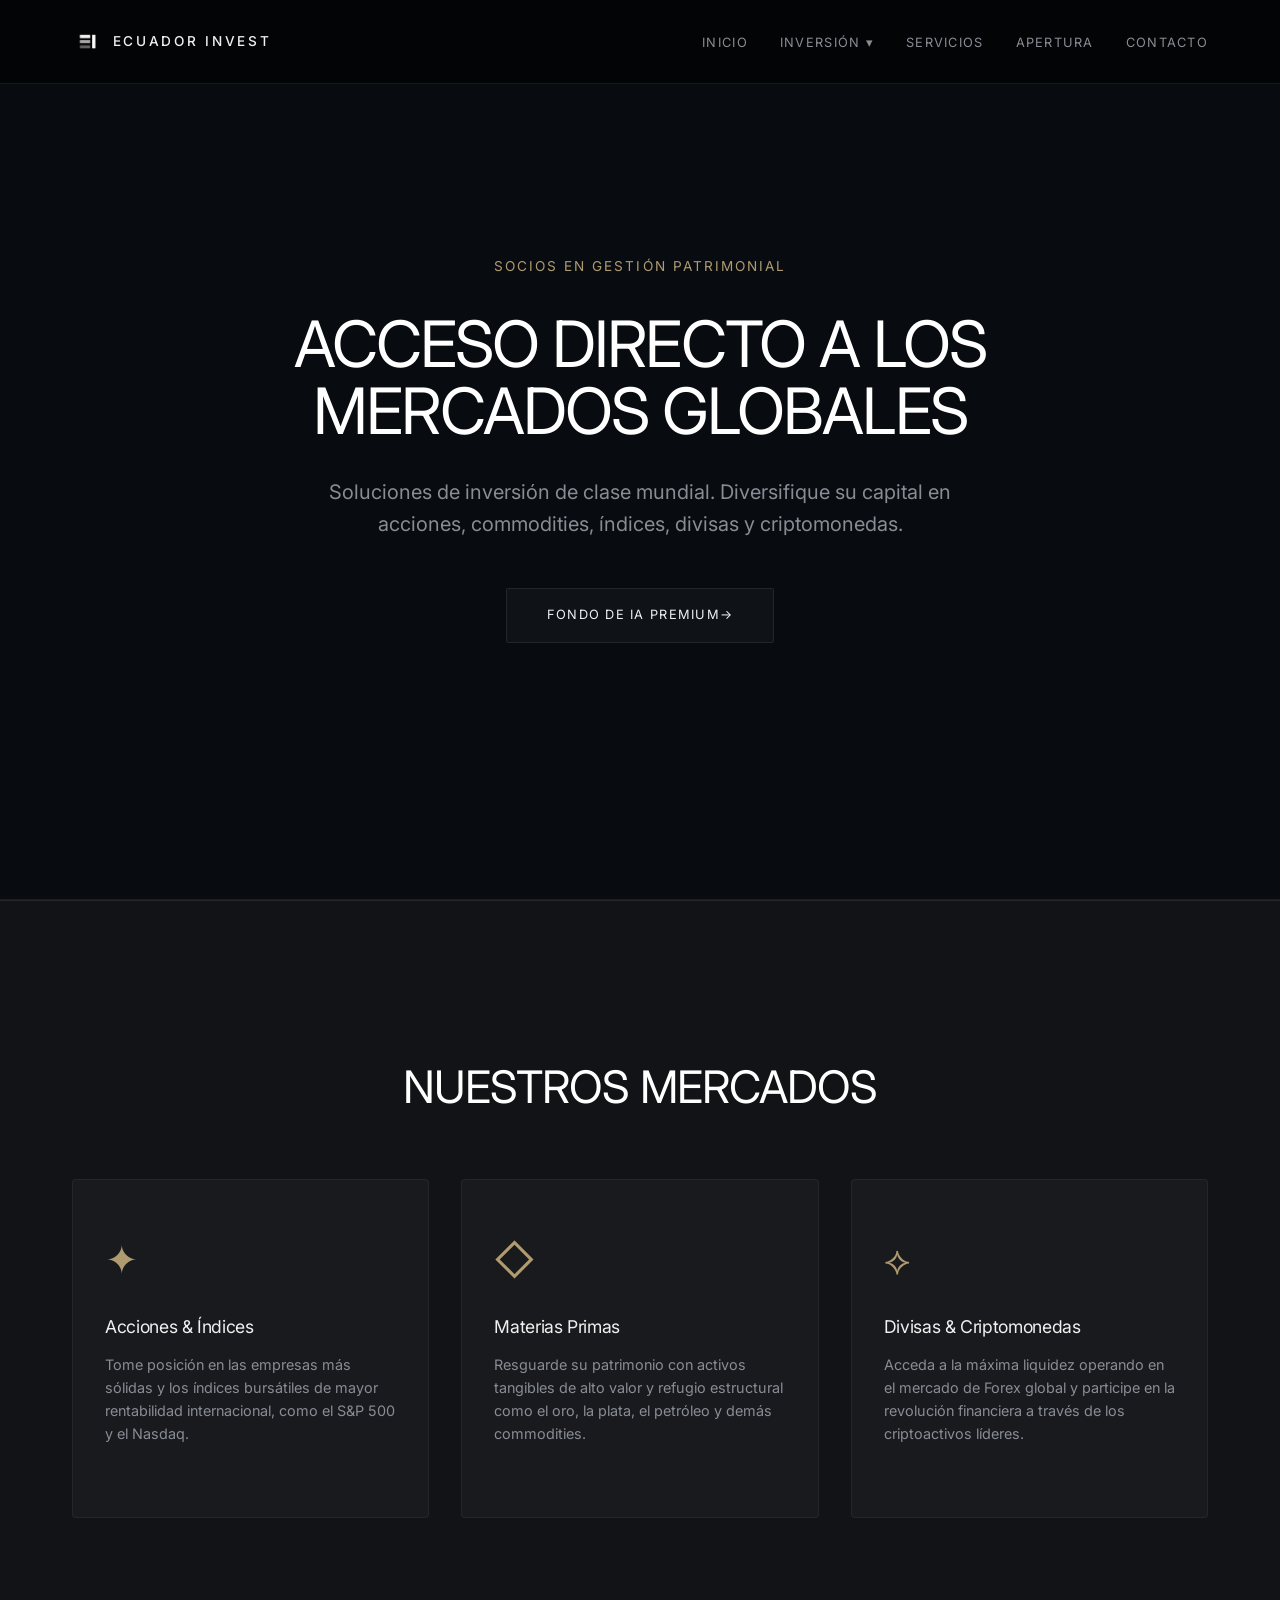
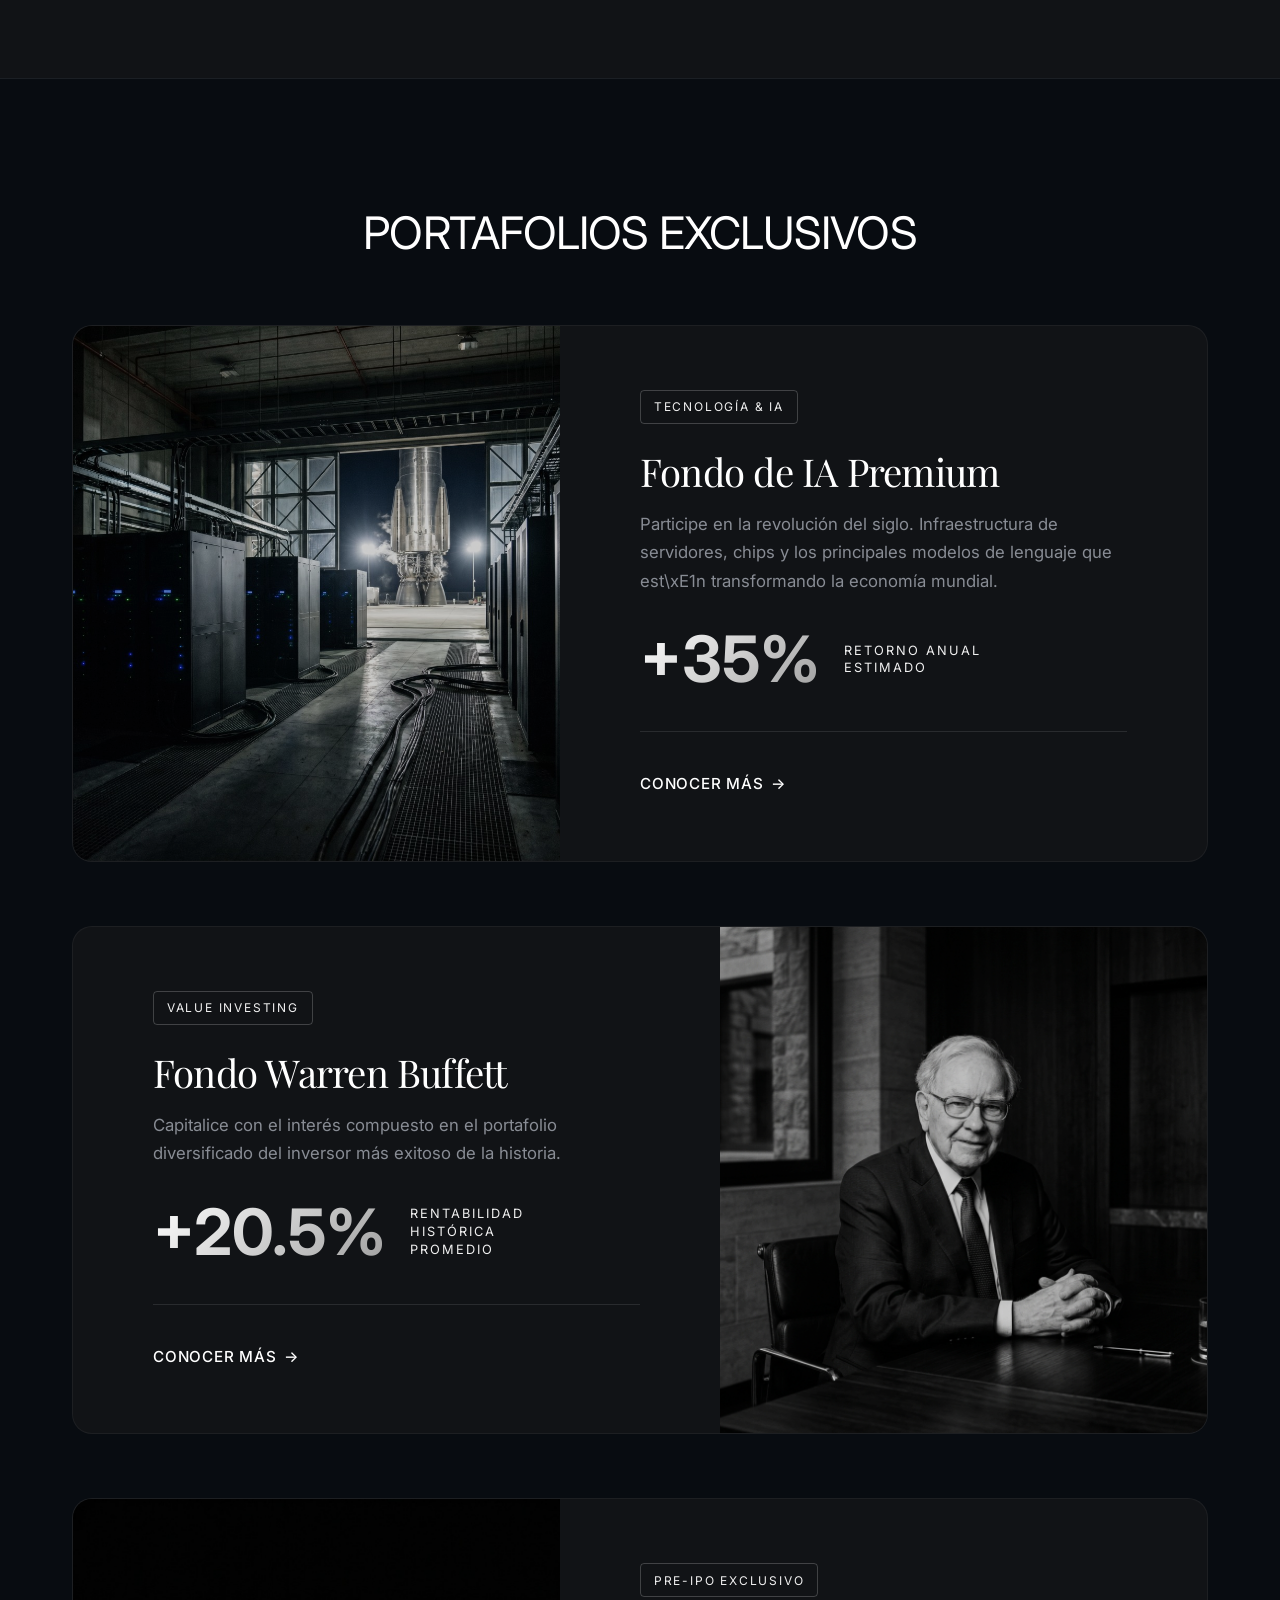
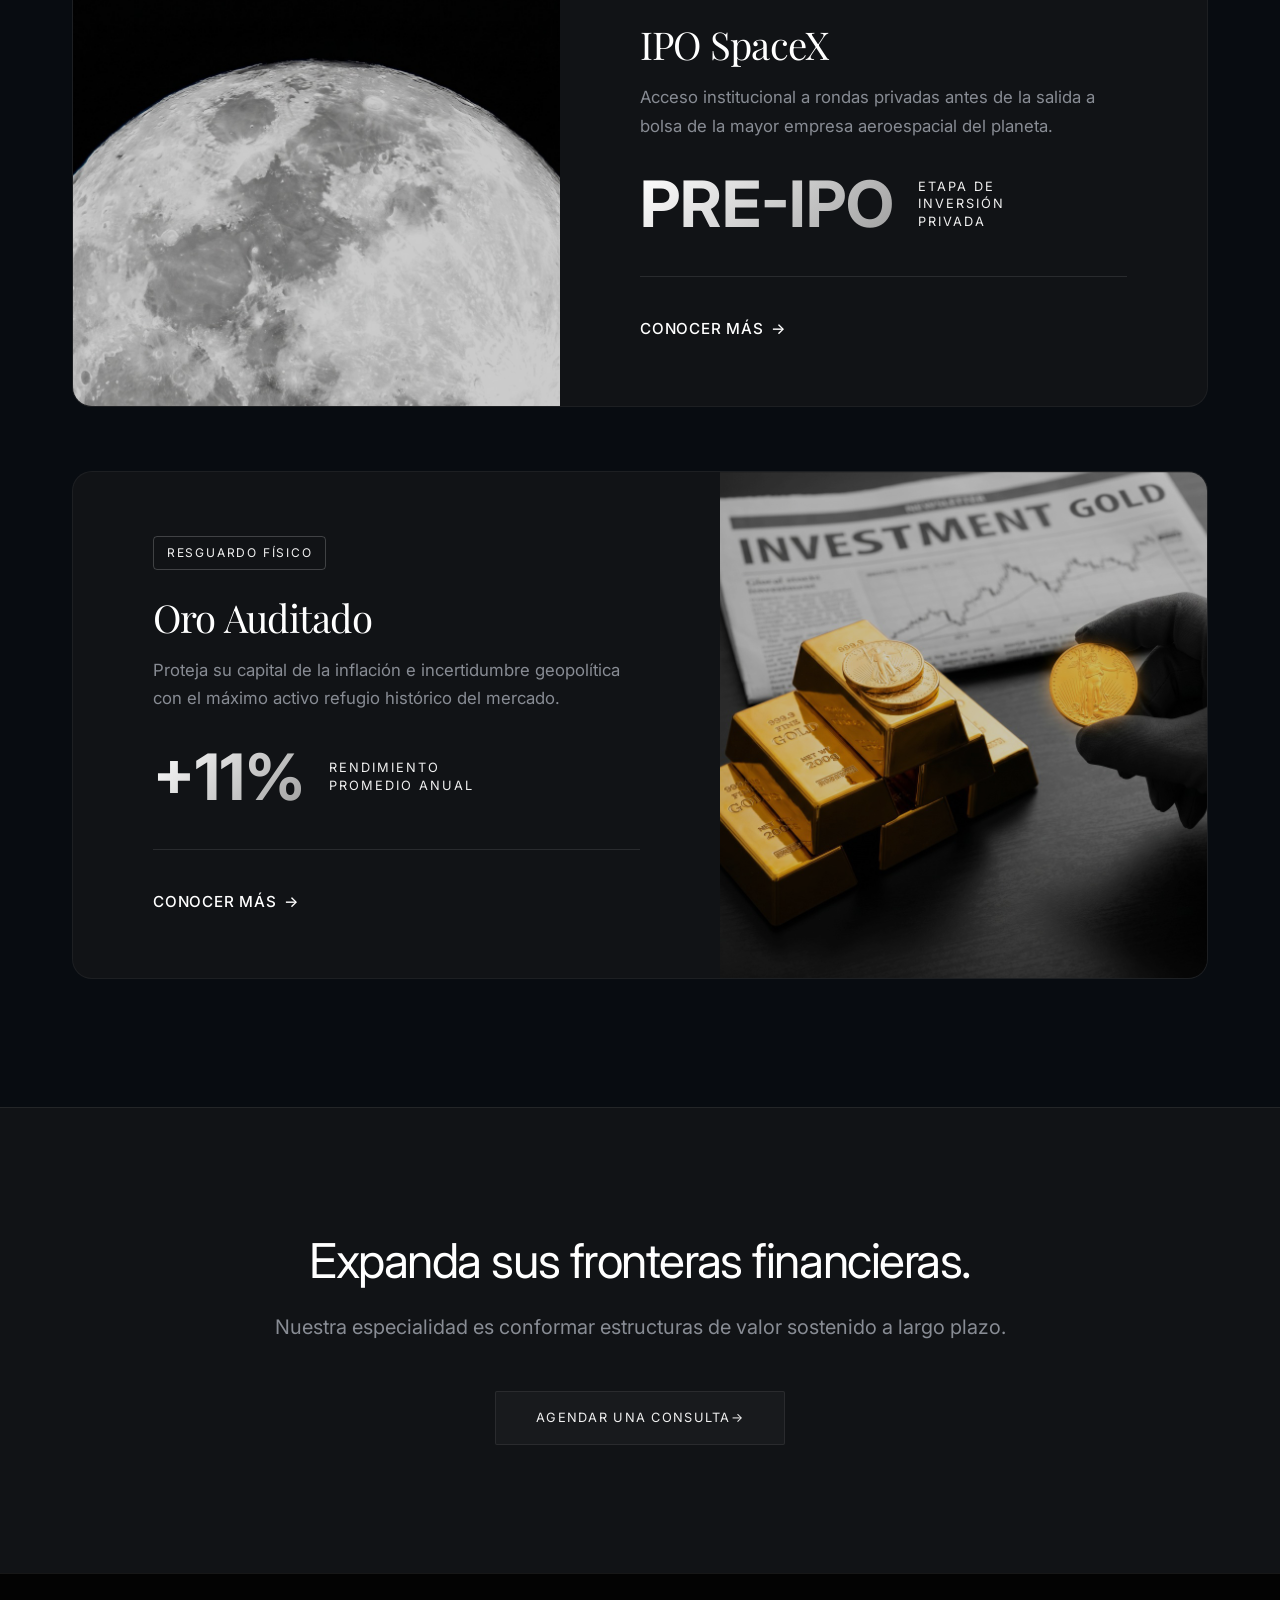
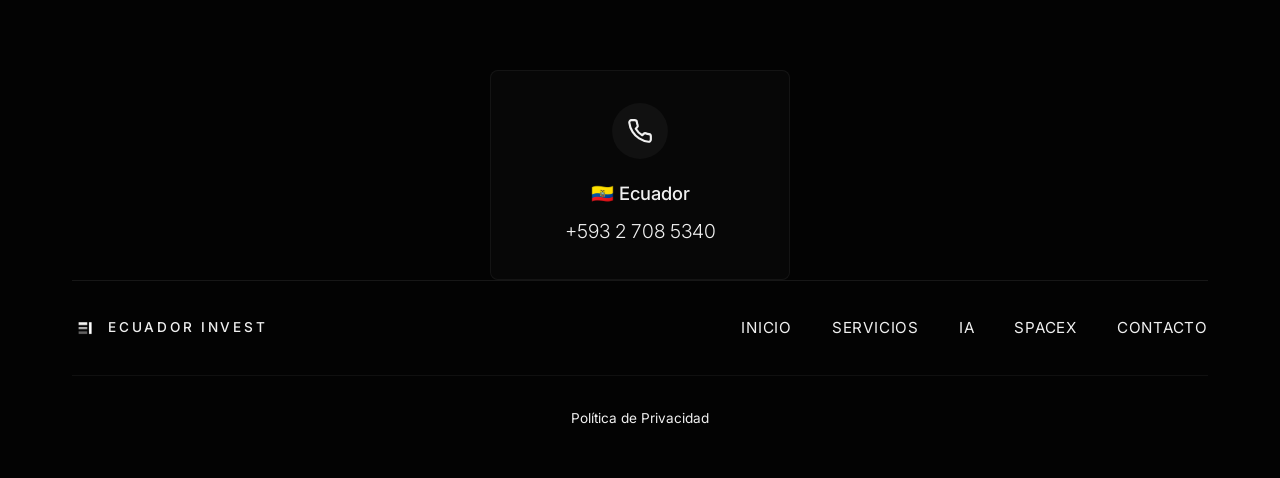
<file: index.html>
<!DOCTYPE html>
<html lang="es">

<head>
    <meta charset="UTF-8">
    <meta name="viewport" content="width=device-width, initial-scale=1.0">
    <title>Ecuador Invest | Inicio</title>
    <link rel="icon" type="image/jpeg" href="favicon.jpg">
    <!-- Google Fonts -->
    <link rel="preconnect" href="https://fonts.googleapis.com">
    <link rel="preconnect" href="https://fonts.gstatic.com" crossorigin>
    <link
        href="https://fonts.googleapis.com/css2?family=Inter:wght@300;400;500;600&family=Playfair+Display:wght@400;500;600;700&display=swap"
        rel="stylesheet">
    <!-- Existing Shared CSS -->
    <link rel="stylesheet" href="style.css?v=2.1">

    <!-- Home specific structure -->
    <style>
        .home-hero {
            padding-top: 160px;
            padding-bottom: 100px;
            display: flex;
            align-items: center;
            justify-content: center;
            text-align: center;
            min-height: 80vh;
        }

        .home-hero-content {
            max-width: 900px;
            margin: 0 auto;
        }

        .home-services-grid {
            display: grid;
            grid-template-columns: repeat(auto-fit, minmax(300px, 1fr));
            gap: 2rem;
            margin-top: 4rem;
        }

        .service-card {
            background: rgba(255, 255, 255, 0.03);
            border: 1px solid rgba(255, 255, 255, 0.05);
            padding: 3rem 2rem;
            border-radius: 4px;
            text-align: left;
            transition: transform 0.4s ease, background 0.4s ease;
        }

        .service-card:hover {
            transform: translateY(-5px);
            background: rgba(255, 255, 255, 0.05);
            border-color: rgba(255, 255, 255, 0.1);
        }

        .service-icon {
            font-size: 2.5rem;
            color: var(--color-accent);
            margin-bottom: 1.5rem;
        }
    </style>
</head>

<body>
    <!-- HEADER -->
    <nav class="navbar" id="navbar">
        <div class="container navbar-container">
            <a href="index.html" class="navbar-logo" style="display: flex; align-items: center; gap: 10px;">
                <img src="ei-logo-trans.png" alt="Ecuador Invest" style="height: 35px; width: auto;">
                <span class="logo-text">ECUADOR INVEST</span>
            </a>
            <div class="menu-toggle">
                <span class="bar"></span>
                <span class="bar"></span>
                <span class="bar"></span>
            </div>
                                    <ul class="nav-menu">
                <li class="nav-item"><a href="index.html" class="nav-link">INICIO</a></li>
                <li class="nav-item dropdown">
                    <a href="#" class="nav-link dropdown-toggle">INVERSIÓN ▾</a>
                    <ul class="dropdown-menu">
                        <li><a href="moderna.html" class="dropdown-item">MODERNA</a></li>
                        <li><a href="terafab.html" class="dropdown-item">TERAFAB</a></li>
                        <li><a href="fondoia.html" class="dropdown-item">FONDO DE IA</a></li>
                        <li><a href="fondo2026.html" class="dropdown-item">FONDO BERKSHIRE</a></li>
                        <li><a href="spacex.html" class="dropdown-item">IPO SPACEX</a></li>
                        <li><a href="oro.html" class="dropdown-item">ORO</a></li>
                    </ul>
                </li>
                
                <li class="nav-item"><a href="index.html#servicios" class="nav-link">SERVICIOS</a></li>
                <li class="nav-item"><a href="apertura.html" class="nav-link">APERTURA</a></li>
                <li class="nav-item"><a href="contacto.html" class="nav-link">CONTACTO</a></li>
            </ul>
        </div>
    </nav>

    <!-- HERO -->
    <section id="hero" class="hero section-dark"
        style="background-color: var(--color-navy); position: relative; overflow: hidden; padding-bottom: 6rem;">
        
        <div class="hero-bg-overlay" style="z-index: 1;"></div>
        
        <div class="container fade-in-up" style="position: relative; z-index: 2;">
            <div class="home-hero-content" style="text-align: center; max-width: 900px; margin: 0 auto;">
                <p class="hero-supporting">SOCIOS EN GESTIÓN PATRIMONIAL</p>
                <h1 class="hero-title" style="font-size: clamp(2.5rem, 5vw, 4.5rem); margin-bottom: 2rem;">ACCESO
                    DIRECTO A LOS MERCADOS GLOBALES</h1>
                <p class="hero-subheadline"
                    style="max-width: 650px; margin: 0 auto 3rem auto; text-align: center; color: var(--color-muted);">
                    Soluciones de inversión de clase mundial. Diversifique su capital en acciones, commodities, índices,
                    divisas y criptomonedas.</p>
                <div class="hero-buttons" style="justify-content: center;">
                    <a href="fondoia.html" class="btn btn-primary">Fondo de IA Premium <span class="arrow">→</span></a>
                </div>
            </div>
        </div>
    </section>

    <!-- SERVICIOS -->
    <section id="servicios" class="section-charcoal border-top">
        <div class="container fade-in-up">
            <h2 class="section-title text-center">Nuestros Mercados</h2>
            <div class="home-services-grid">

                <div class="service-card fade-in-up delay-1">
                    <div class="service-icon">✦</div>
                    <h3 class="step-title">Acciones & Índices</h3>
                    <p class="step-desc">Tome posición en las empresas más sólidas y los índices bursátiles de mayor
                        rentabilidad internacional, como el S&P 500 y el Nasdaq.</p>
                </div>

                <div class="service-card fade-in-up delay-2">
                    <div class="service-icon">◇</div>
                    <h3 class="step-title">Materias Primas</h3>
                    <p class="step-desc">Resguarde su patrimonio con activos tangibles de alto valor y refugio
                        estructural
                        como el oro, la plata, el petróleo y demás commodities.</p>
                </div>

                <div class="service-card fade-in-up delay-3">
                    <div class="service-icon">⟡</div>
                    <h3 class="step-title">Divisas & Criptomonedas</h3>
                    <p class="step-desc">Acceda a la máxima liquidez operando en el mercado de Forex global y participe
                        en la
                        revolución financiera a través de los criptoactivos líderes.</p>
                </div>

            </div>
        </div>
    </section>

    <!-- OPORTUNIDADES DE INVERSIÓN -->
    <section id="oportunidades" class="section-dark border-top" style="padding: 8rem 0; background-color: var(--color-navy);">
        <div class="container fade-in-up">
            <h2 class="section-title text-center" style="margin-bottom: 4rem;">Portafolios Exclusivos</h2>
            
            <div class="portfolios-list" style="display: flex; flex-direction: column; gap: 4rem;">
                
                <!-- Fondo IA -->
                <a href="fondoia.html" class="portfolio-row fade-in-up delay-1">
                    <div class="portfolio-row-image" style="background-image: url('ecosistema-servers.jpg');"></div>
                    <div class="portfolio-row-content">
                        <span class="portfolio-tag">Tecnología & IA</span>
                        <h3>Fondo de IA Premium</h3>
                        <p>Participe en la revolución del siglo. Infraestructura de servidores, chips y los principales modelos de lenguaje que est\xE1n transformando la economía mundial.</p>
                        
                        <div class="portfolio-stat">
                            <div class="stat-number">+35%</div>
                            <div class="stat-label">Retorno Anual Estimado</div>
                        </div>
                        
                        <span class="portfolio-link">Conocer más <span class="arrow">→</span></span>
                    </div>
                </a>

                <!-- Berkshire -->
                <a href="fondo2026.html" class="portfolio-row row-reverse fade-in-up delay-2">
                    <div class="portfolio-row-image" style="background-image: url('warren-buffett.png'); background-position: top center; background-color: #1a1a1a;"></div>
                    <div class="portfolio-row-content">
                        <span class="portfolio-tag">Value Investing</span>
                        <h3>Fondo Warren Buffett</h3>
                        <p>Capitalice con el interés compuesto en el portafolio diversificado del inversor más exitoso de la historia.</p>
                        
                        <div class="portfolio-stat">
                            <div class="stat-number">+20.5%</div>
                            <div class="stat-label">Rentabilidad Histórica Promedio</div>
                        </div>
                        
                        <span class="portfolio-link">Conocer más <span class="arrow">→</span></span>
                    </div>
                </a>

                <!-- SpaceX -->
                <a href="spacex.html" class="portfolio-row fade-in-up delay-3">
                    <div class="portfolio-row-image" style="background-image: url('luna-hd.jpg');"></div>
                    <div class="portfolio-row-content">
                        <span class="portfolio-tag">Pre-IPO Exclusivo</span>
                        <h3>IPO SpaceX</h3>
                        <p>Acceso institucional a rondas privadas antes de la salida a bolsa de la mayor empresa aeroespacial del planeta.</p>
                        
                        <div class="portfolio-stat">
                            <div class="stat-number">PRE-IPO</div>
                            <div class="stat-label">Etapa de Inversión Privada</div>
                        </div>
                        
                        <span class="portfolio-link">Conocer más <span class="arrow">→</span></span>
                    </div>
                </a>

                <!-- Oro -->
                <a href="oro.html" class="portfolio-row row-reverse fade-in-up delay-4">
                    <div class="portfolio-row-image" style="background-image: url('oro-portafolio.jpg');"></div>
                    <div class="portfolio-row-content">
                        <span class="portfolio-tag">Resguardo Físico</span>
                        <h3>Oro Auditado</h3>
                        <p>Proteja su capital de la inflación e incertidumbre geopolítica con el máximo activo refugio histórico del mercado.</p>
                        
                        <div class="portfolio-stat">
                            <div class="stat-number">+11%</div>
                            <div class="stat-label">Rendimiento Promedio Anual</div>
                        </div>
                        
                        <span class="portfolio-link">Conocer más <span class="arrow">→</span></span>
                    </div>
                </a>

            </div>
        </div>
        
        <style>
            .portfolio-row {
                display: flex;
                flex-direction: column;
                border-radius: 20px;
                overflow: hidden;
                text-decoration: none;
                background: var(--color-charcoal);
                border: 1px solid rgba(255, 255, 255, 0.05);
                transition: transform 0.5s ease, box-shadow 0.5s ease, border-color 0.5s ease;
            }
            @media (min-width: 900px) {
                .portfolio-row {
                    flex-direction: row;
                    min-height: 450px;
                }
                .portfolio-row.row-reverse {
                    flex-direction: row-reverse;
                }
            }

            .portfolio-row:hover {
                transform: translateY(-8px);
                border-color: rgba(255, 255, 255, 0.15);
                box-shadow: 0 25px 50px rgba(0,0,0,0.5);
            }

            .portfolio-row-image {
                flex: 1;
                background-size: cover;
                background-position: center;
                min-height: 300px;
                position: relative;
                overflow: hidden;
            }
            .portfolio-row-image::after {
                content: '';
                position: absolute;
                top: 0; left: 0; right: 0; bottom: 0;
                background: rgba(0,0,0,0.2);
                transition: background 0.5s ease;
                z-index: 2;
            }
            .portfolio-row:hover .portfolio-row-image::after {
                background: rgba(0,0,0,0);
            }

            .portfolio-row-content {
                flex: 1;
                padding: 3rem;
                display: flex;
                flex-direction: column;
                justify-content: center;
            }
            @media (min-width: 900px) {
                .portfolio-row-content {
                    padding: 4rem 5rem;
                }
            }

            .portfolio-tag {
                font-size: 0.75rem;
                letter-spacing: 0.15em;
                text-transform: uppercase;
                color: var(--color-gray);
                border: 1px solid rgba(255,255,255,0.2);
                padding: 0.4rem 0.8rem;
                border-radius: 4px;
                display: inline-block;
                margin-bottom: 1.5rem;
                align-self: flex-start;
            }

            .portfolio-row h3 {
                color: #fff;
                font-family: 'Playfair Display', serif;
                font-size: clamp(2rem, 3vw, 2.8rem);
                margin-bottom: 1rem;
            }

            .portfolio-row p {
                color: var(--color-muted);
                font-size: 1.05rem;
                line-height: 1.7;
                margin-bottom: 2rem;
            }

            .portfolio-stat {
                display: flex;
                align-items: center;
                gap: 1.5rem;
                margin-bottom: 2.5rem;
                padding-bottom: 2.5rem;
                border-bottom: 1px solid rgba(255,255,255,0.1);
            }
            .portfolio-stat .stat-number {
                font-size: clamp(3rem, 5vw, 4rem);
                font-weight: 700;
                background: linear-gradient(135deg, #fff 0%, #a0a0a0 100%);
                -webkit-background-clip: text;
                -webkit-text-fill-color: transparent;
                line-height: 1;
            }
            .portfolio-stat .stat-label {
                color: var(--color-gray);
                text-transform: uppercase;
                letter-spacing: 2px;
                font-size: 0.8rem;
                max-width: 150px;
                line-height: 1.4;
            }

            .portfolio-link {
                color: #fff;
                font-size: 0.95rem;
                font-weight: 500;
                display: flex;
                align-items: center;
                gap: 0.5rem;
                text-transform: uppercase;
                letter-spacing: 0.05em;
                margin-top: auto;
            }
            .portfolio-link .arrow {
                transition: transform 0.3s ease;
            }
            .portfolio-row:hover .portfolio-link .arrow {
                transform: translateX(8px);
            }

            .bg-gold-static::before {
                content: '';
                position: absolute;
                top: 0; left: 0; right: 0; bottom: 0;
                background: radial-gradient(circle at center, rgba(212,175,55,0.2) 0%, transparent 70%);
                animation: goldPulse 4s infinite alternate;
                z-index: 1;
            }
            @keyframes goldPulse {
                0% { opacity: 0.3; }
                100% { opacity: 0.8; }
            }
        </style>
    </section>

    <!-- CTA -->
    <section id="contacto" class="closing-cta section-charcoal border-top text-center" style="padding: 8rem 0;">
        <div class="container fade-in-up">
            <h2 class="hero-title" style="font-size: 3rem; margin-bottom: 1.5rem;">Expanda sus fronteras
                financieras.</h2>
            <p class="closing-text">Nuestra especialidad es conformar estructuras de valor sostenido a largo plazo.</p>
            <div class="cta-wrapper mt-large">
                <a href="contacto.html" class="btn btn-primary" style="margin: 0 auto;">Agendar una consulta <span
                        class="arrow">→</span></a>
            </div>
        </div>
    </section>

    <!-- FOOTER -->
    <footer class="global-footer section-dark border-top">
        <div class="container fade-in-up">
            <div class="footer-contact-grid" style="grid-template-columns: 1fr; justify-items: center; max-width: 400px; margin: 0 auto;">
                <!-- Ecuador -->
                <a href="tel:+59327085340" class="contact-card" style="width: 100%; max-width: 300px;">
                    <div class="contact-icon">
                        <svg viewBox="0 0 24 24" fill="none" stroke="currentColor" stroke-width="2" stroke-linecap="round" stroke-linejoin="round">
                            <path d="M22 16.92v3a2 2 0 0 1-2.18 2 19.79 19.79 0 0 1-8.63-3.07 19.5 19.5 0 0 1-6-6 19.79 19.79 0 0 1-3.07-8.67A2 2 0 0 1 4.11 2h3a2 2 0 0 1 2 1.72 12.84 12.84 0 0 0 .7 2.81 2 2 0 0 1-.45 2.11L8.09 9.91a16 16 0 0 0 6 6l1.27-1.27a2 2 0 0 1 2.11-.45 12.84 12.84 0 0 0 2.81.7A2 2 0 0 1 22 16.92z"></path>
                        </svg>
                    </div>
                    <div class="contact-country">🇪🇨 Ecuador</div>
                    <div class="contact-number">+593 2 708 5340</div>
                </a>
            </div>
            <div class="footer-bottom">
                <div class="footer-logo" style="display: flex; align-items: center; gap: 10px;">
                    <img src="ei-logo-trans.png" alt="Ecuador Invest" style="height: 30px; width: auto;">
                    <span class="logo-text">ECUADOR INVEST</span>
                </div>
                <div class="footer-links">
                    <a href="index.html">Inicio</a>
                    <a href="index.html#servicios">Servicios</a>
                    <a href="ia.html">IA</a>
                    <a href="spacex.html">SpaceX</a>
                    <a href="#contacto">Contacto</a>
                </div>
            </div>
            <div class="footer-legal" style="text-align: center; margin-top: 2rem; padding-top: 2rem; border-top: 1px solid rgba(255, 255, 255, 0.05); font-size: 0.85rem;">
                <a href="politica-de-privacidad.html" style="color: var(--color-gray); text-decoration: none; transition: color 0.3s;" onmouseover="this.style.color='#fff'" onmouseout="this.style.color='var(--color-gray)'">Política de Privacidad</a>
            </div>
        </div>
    </footer>

    <!-- INTERSECTION OBSERVER SCRIPT -->
    <script src="main.js"></script>
</body>

</html>
</file>
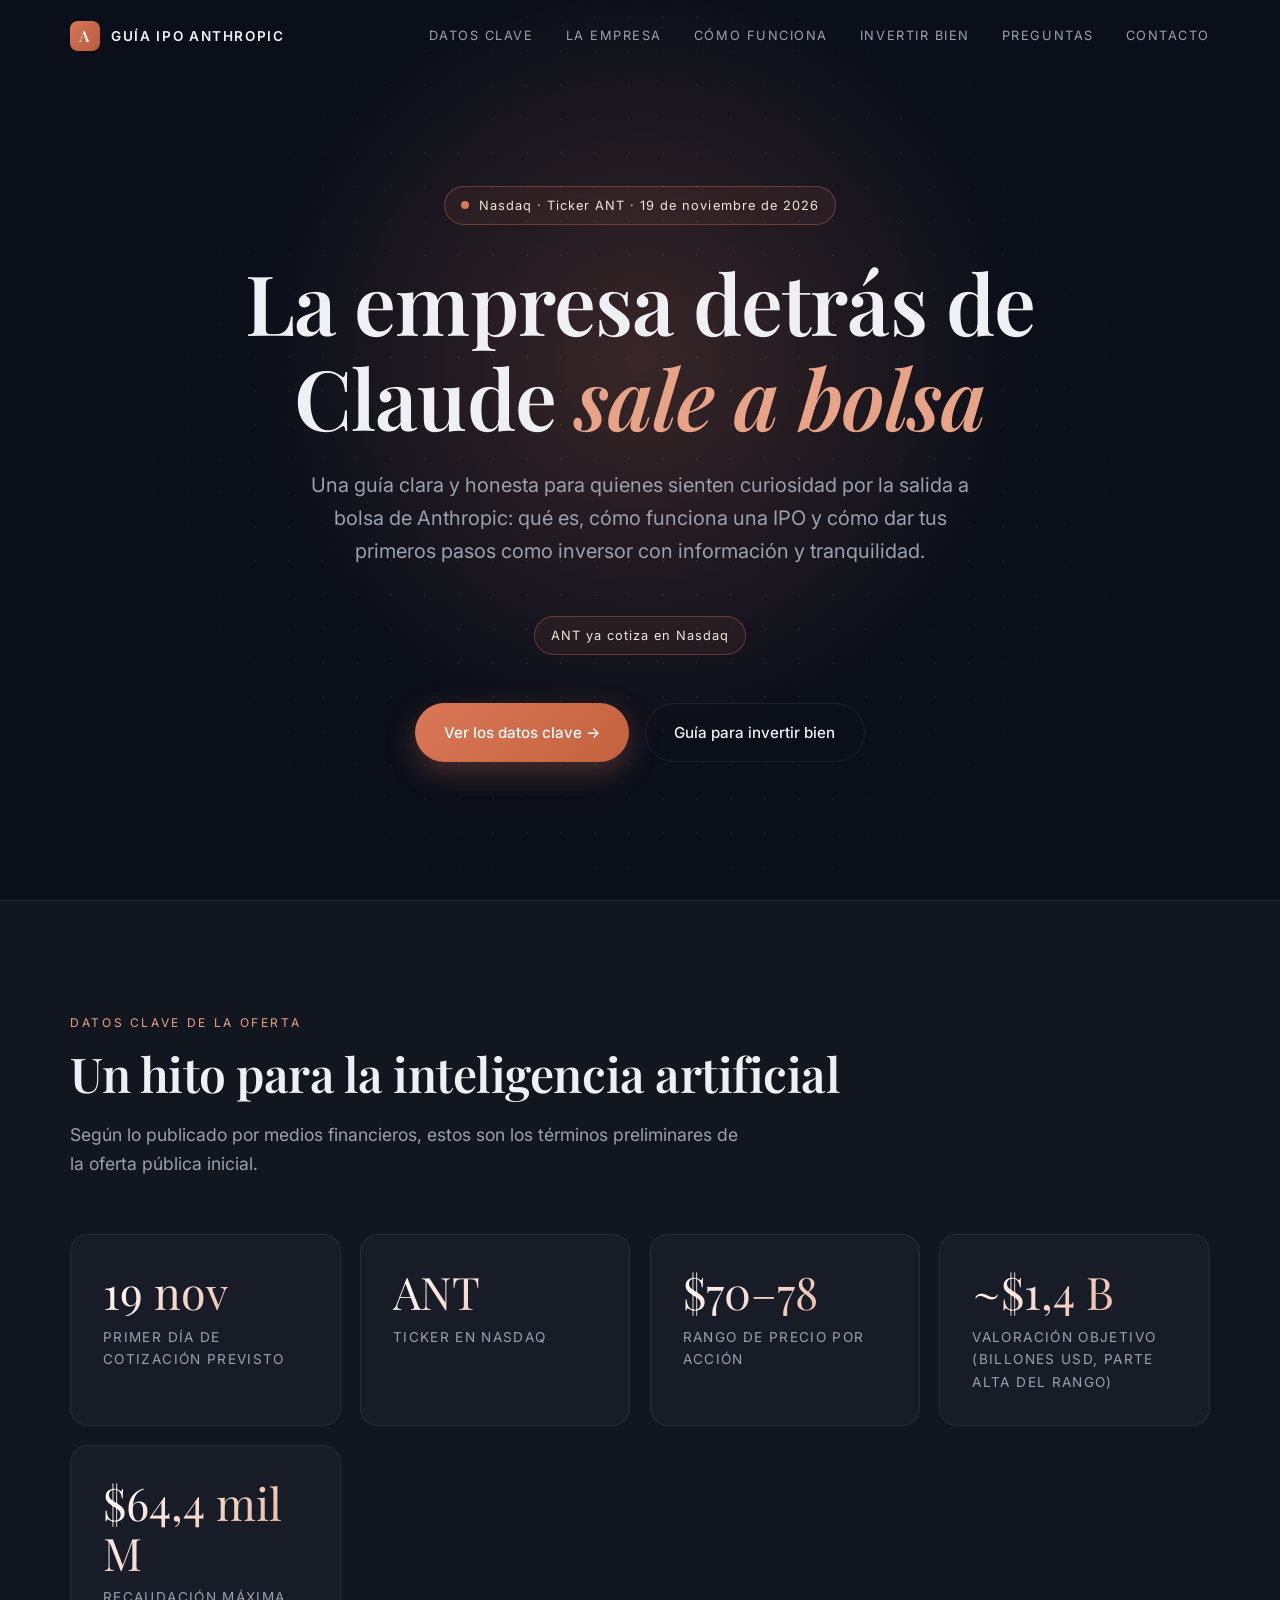
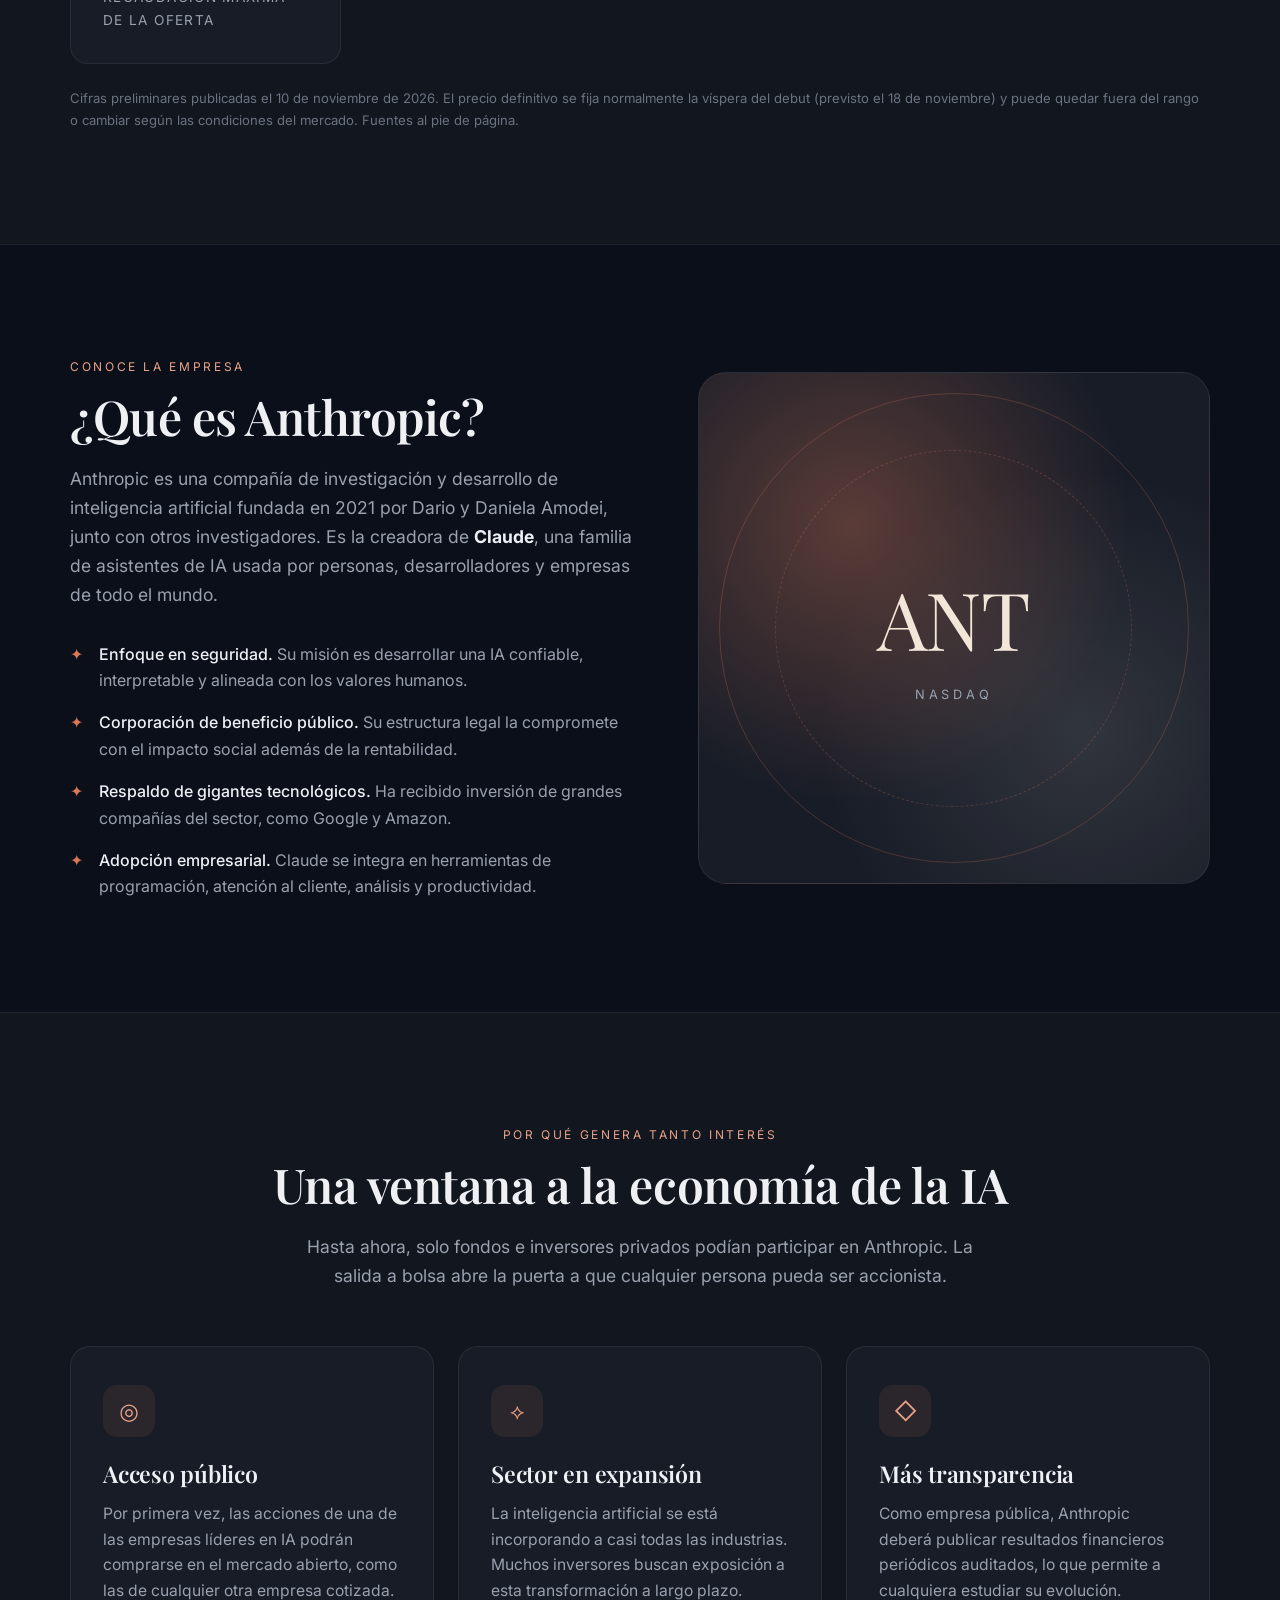
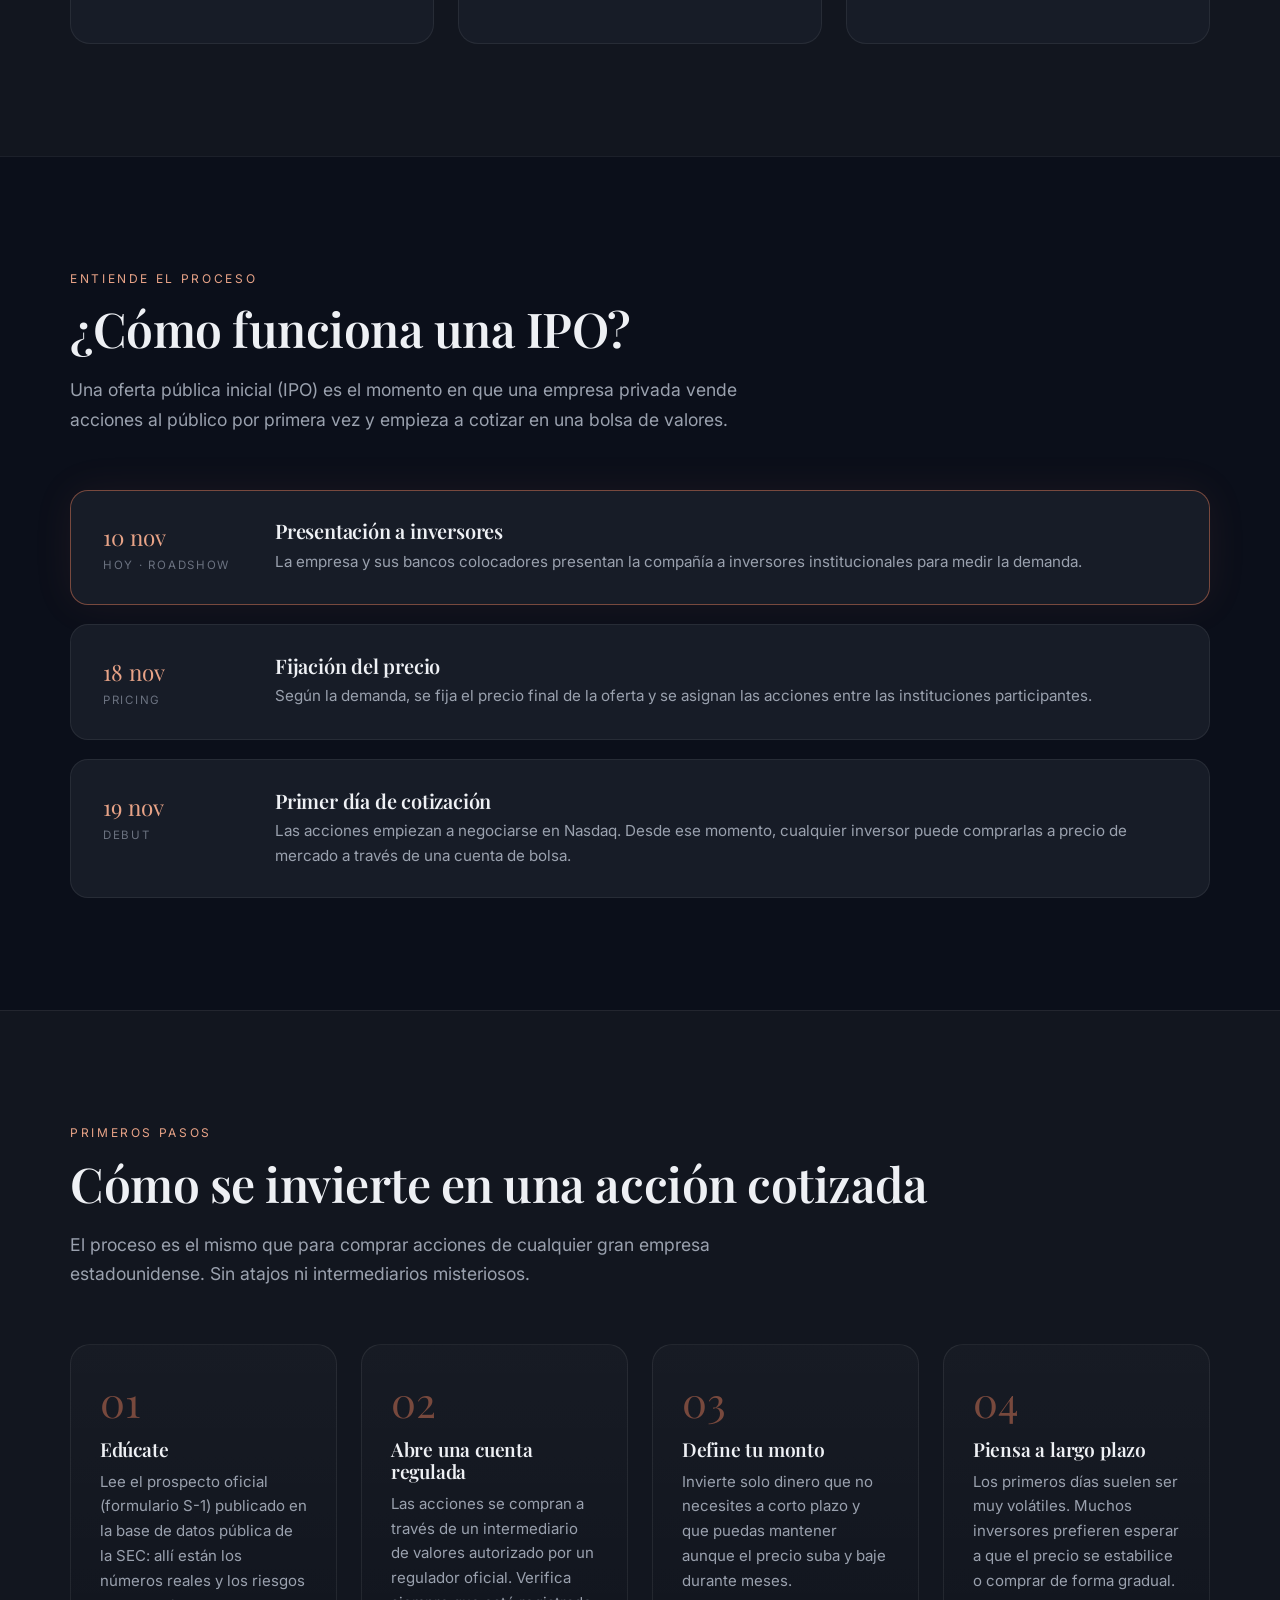
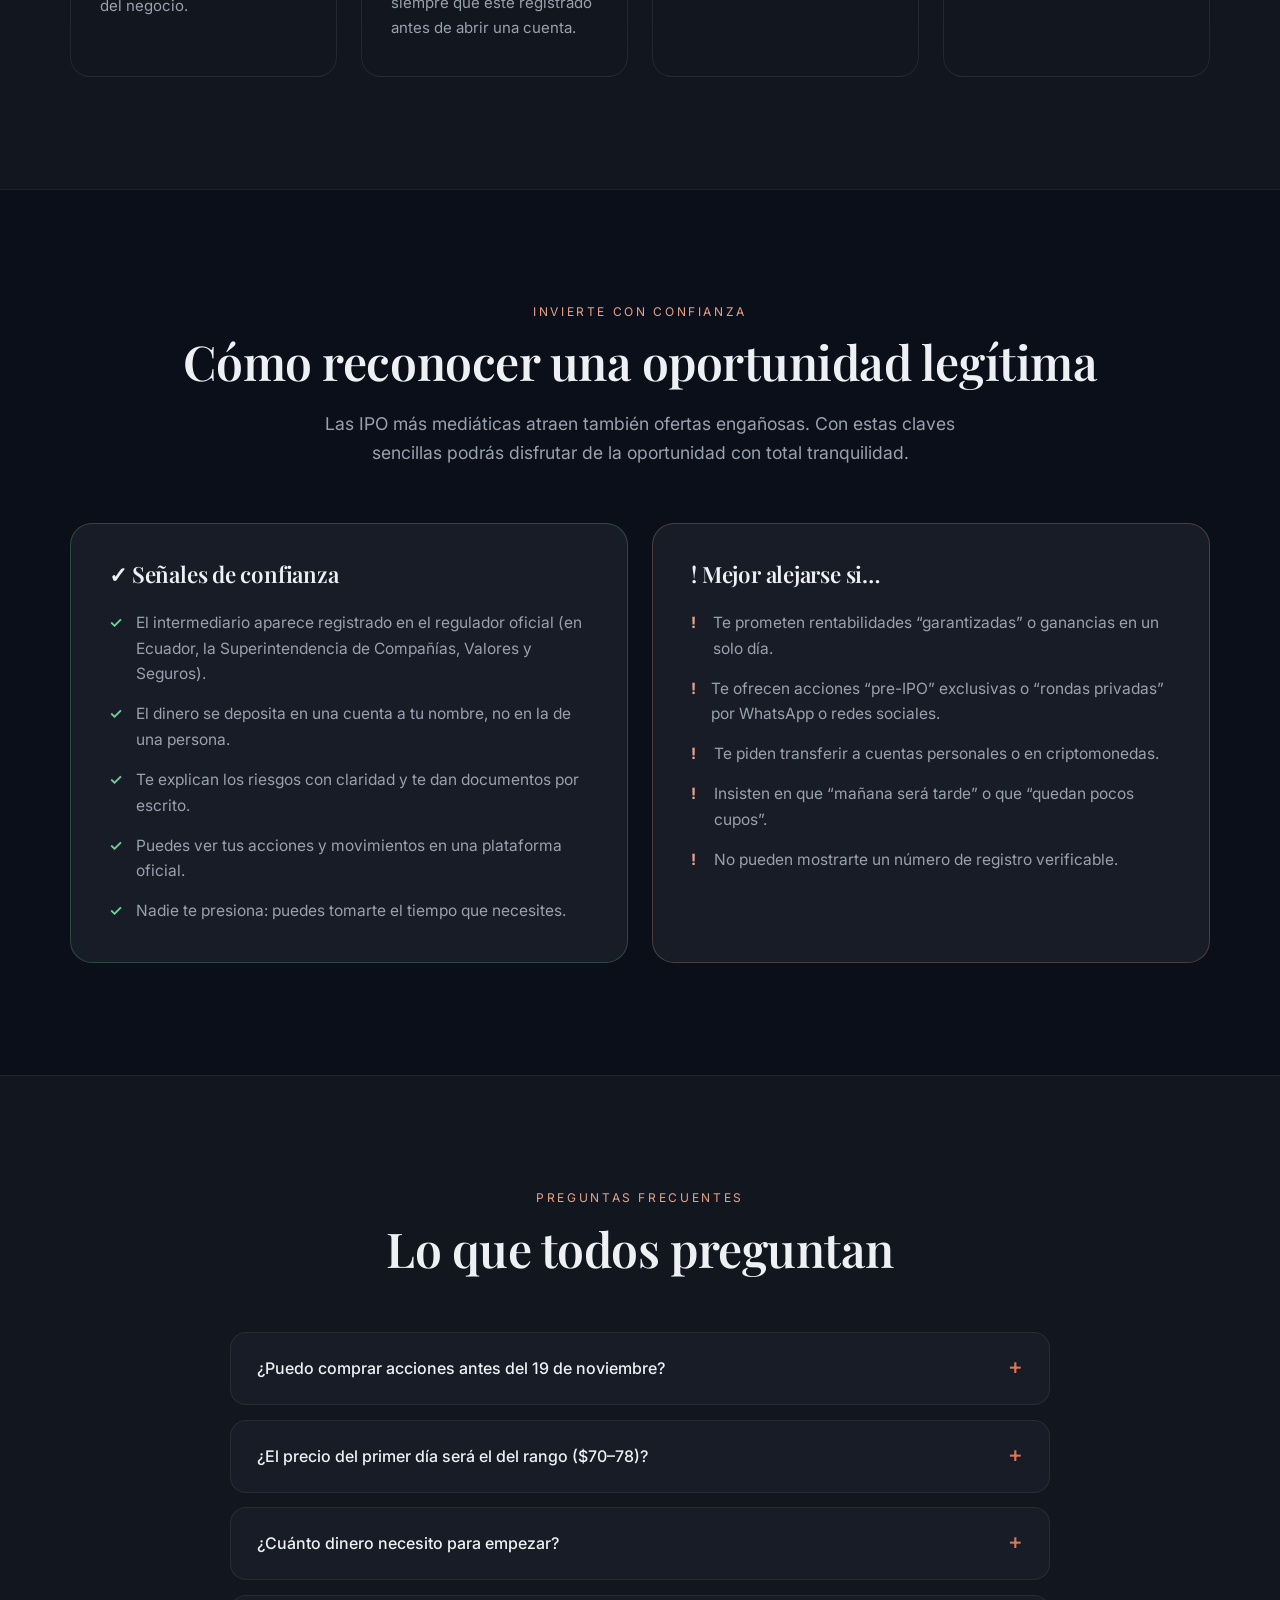
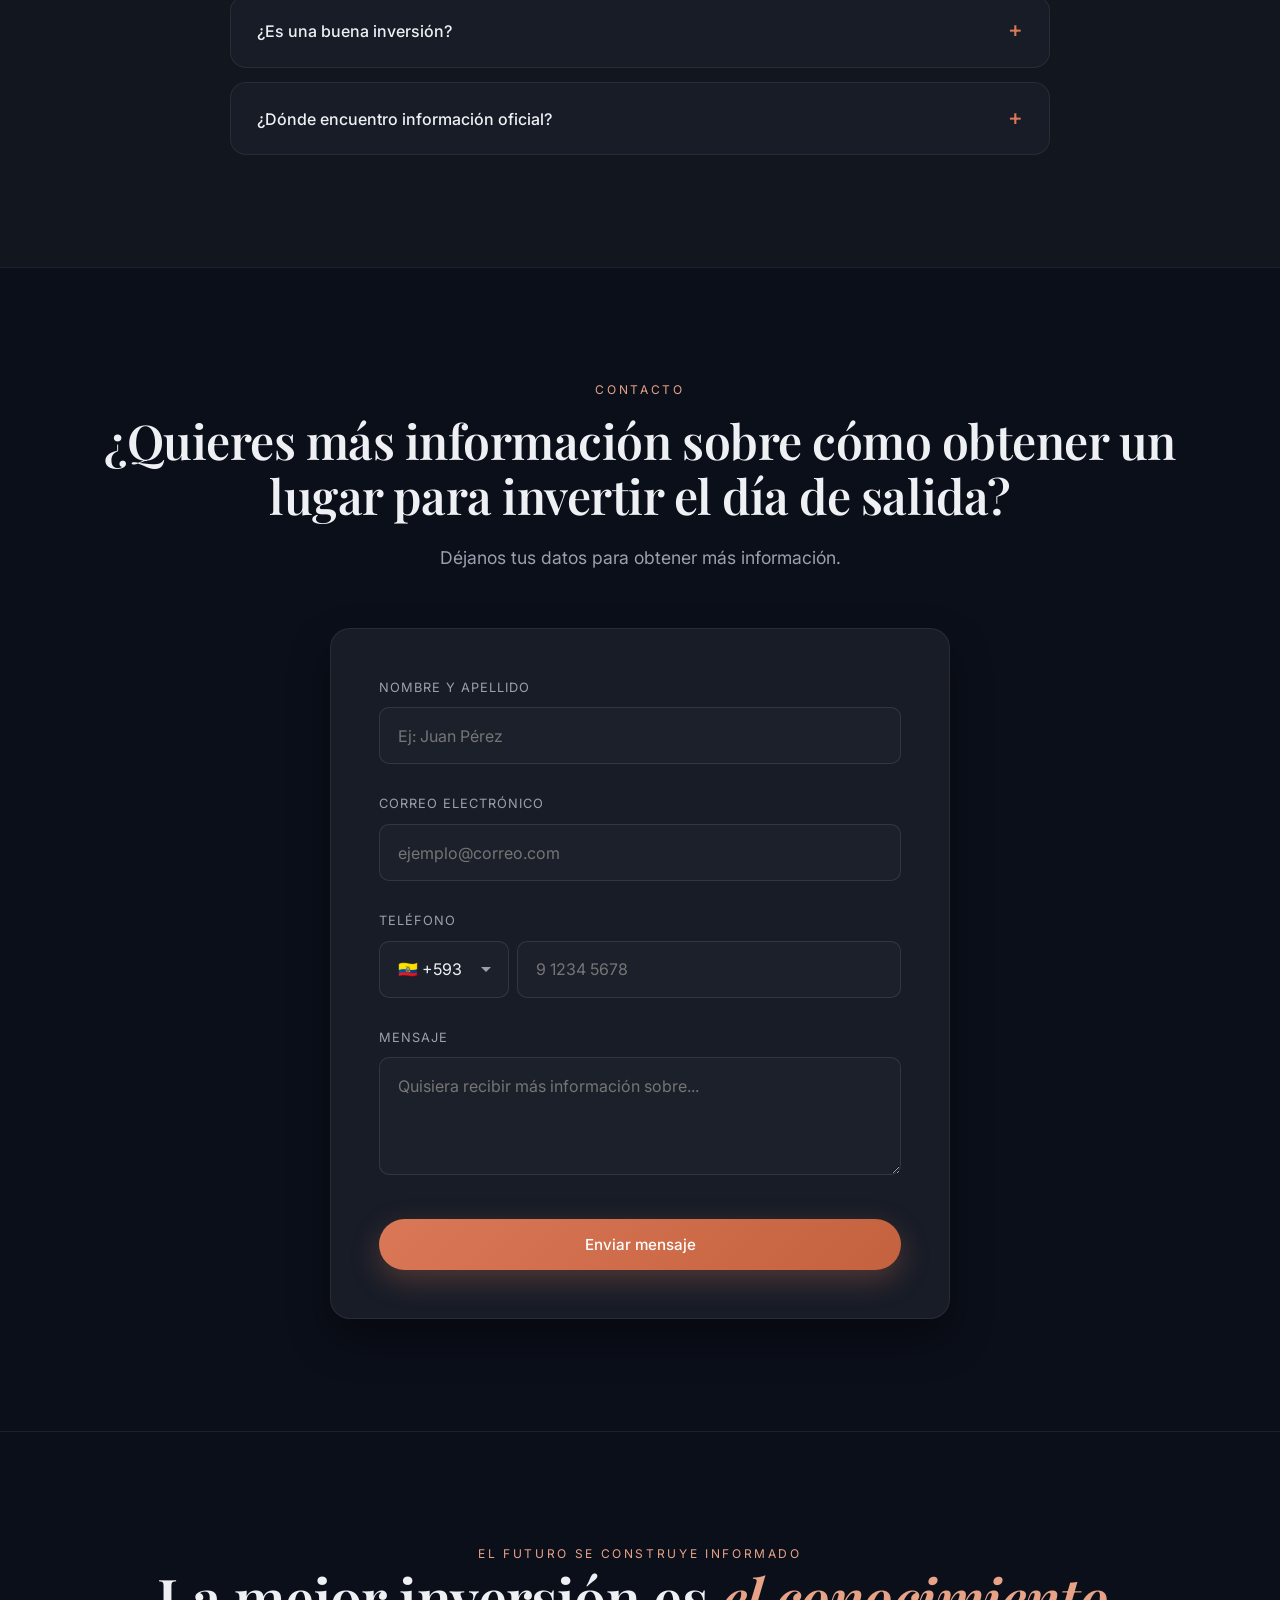
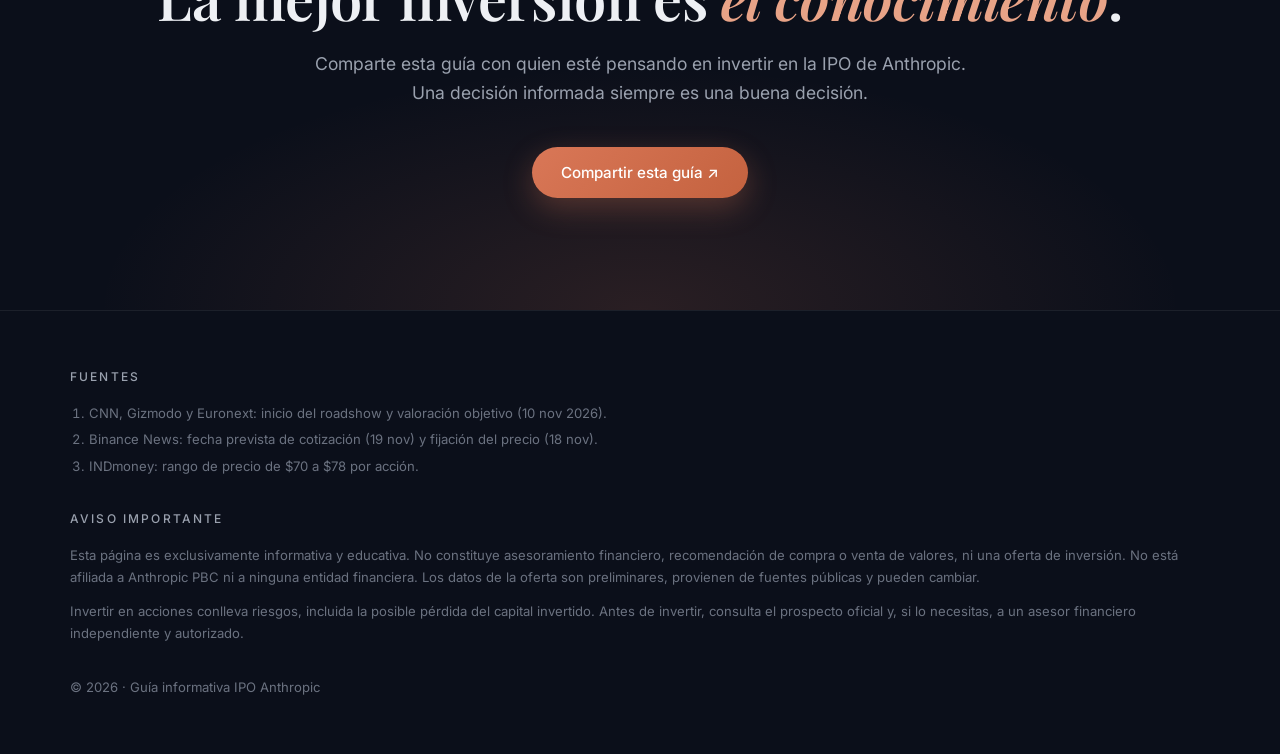
<file: anthropic.html>
<!DOCTYPE html>
<html lang="es">
<head>
<meta charset="UTF-8">
<meta name="viewport" content="width=device-width, initial-scale=1.0">
<title>IPO de Anthropic (ANT) · Guía informativa para nuevos inversores</title>
<meta name="description" content="Todo lo que necesitas saber sobre la salida a bolsa de Anthropic, la empresa detrás de Claude: fechas, datos clave, cómo funciona una IPO y cómo invertir de forma informada y segura.">
<link rel="preconnect" href="https://fonts.googleapis.com">
<link rel="preconnect" href="https://fonts.gstatic.com" crossorigin>
<link href="https://fonts.googleapis.com/css2?family=Inter:wght@300;400;500;600&family=Playfair+Display:wght@500;600;700&display=swap" rel="stylesheet">
<style>
  :root {
    --navy: #0b0f1a; --charcoal: #12161f; --card: #171c27;
    --line: rgba(255,255,255,.07); --text: #eef0f4; --muted: #9aa1ae; --gray: #6b7280;
    --clay: #d97757; --clay-soft: #e8a387; --sand: #f1e6d8; --ok: #6fcf97;
  }
  * { box-sizing: border-box; margin: 0; padding: 0; }
  html { scroll-behavior: smooth; }
  body { font-family: Inter, system-ui, sans-serif; background: var(--navy); color: var(--text); line-height: 1.65; -webkit-font-smoothing: antialiased; }
  a { color: inherit; }
  .container { width: min(1140px, 92%); margin: 0 auto; }
  h1, h2, h3 { font-family: 'Playfair Display', serif; font-weight: 600; letter-spacing: -.01em; line-height: 1.15; }
  .eyebrow { font-size: .75rem; letter-spacing: .22em; text-transform: uppercase; color: var(--clay-soft); }
  section { padding: 7rem 0; border-top: 1px solid var(--line); }
  .alt { background: var(--charcoal); }
  .section-title { font-size: clamp(2rem, 4vw, 3rem); margin: .8rem 0 1.2rem; }
  .lead { color: var(--muted); font-size: 1.1rem; max-width: 680px; }
  .center { text-align: center; } .center .lead { margin: 0 auto; }

  /* NAV */
  nav { position: fixed; inset: 0 0 auto 0; z-index: 50; transition: background .4s, border-color .4s; border-bottom: 1px solid transparent; }
  nav.scrolled { background: rgba(11,15,26,.82); backdrop-filter: blur(16px); -webkit-backdrop-filter: blur(16px); border-color: var(--line); }
  .nav-inner { display: flex; align-items: center; justify-content: space-between; height: 72px; }
  .brand { display: flex; align-items: center; gap: .7rem; font-weight: 600; letter-spacing: .12em; font-size: .85rem; text-decoration: none; }
  .brand-mark { width: 30px; height: 30px; border-radius: 8px; background: linear-gradient(135deg, var(--clay), #b85a3c); display: grid; place-items: center; font-family: 'Playfair Display'; font-size: 1rem; }
  .nav-links { display: flex; gap: 2rem; list-style: none; font-size: .8rem; letter-spacing: .12em; text-transform: uppercase; }
  .nav-links a { text-decoration: none; color: var(--muted); transition: color .3s; }
  .nav-links a:hover { color: var(--text); }
  @media (max-width: 820px) { .nav-links { display: none; } }

  /* HERO */
  .hero { min-height: 100vh; display: flex; align-items: center; padding: 9rem 0 6rem; border: 0; position: relative; overflow: hidden; }
  .hero::before { content: ''; position: absolute; width: 900px; height: 900px; left: 50%; top: 40%; transform: translate(-50%, -50%);
    background: radial-gradient(circle, rgba(217,119,87,.22) 0%, transparent 60%); animation: breathe 8s ease-in-out infinite alternate; }
  .hero::after { content: ''; position: absolute; inset: 0; background-image: radial-gradient(rgba(255,255,255,.05) 1px, transparent 1px); background-size: 34px 34px; mask-image: radial-gradient(circle at center, black 30%, transparent 75%); -webkit-mask-image: radial-gradient(circle at center, black 30%, transparent 75%); }
  @keyframes breathe { from { opacity: .6; transform: translate(-50%,-50%) scale(.95); } to { opacity: 1; transform: translate(-50%,-50%) scale(1.05); } }
  .hero-content { position: relative; z-index: 2; text-align: center; max-width: 920px; margin: 0 auto; }
  .badge { display: inline-flex; align-items: center; gap: .6rem; border: 1px solid rgba(217,119,87,.35); background: rgba(217,119,87,.08); color: var(--sand); padding: .5rem 1rem; border-radius: 999px; font-size: .8rem; letter-spacing: .08em; }
  .dot { width: 8px; height: 8px; border-radius: 50%; background: var(--clay); box-shadow: 0 0 0 0 rgba(217,119,87,.7); animation: pulse 2s infinite; }
  @keyframes pulse { 70% { box-shadow: 0 0 0 10px rgba(217,119,87,0); } 100% { box-shadow: 0 0 0 0 rgba(217,119,87,0); } }
  .hero h1 { font-size: clamp(2.6rem, 6.5vw, 5.2rem); margin: 1.8rem 0 1.5rem; }
  .hero h1 em { font-style: italic; color: var(--clay-soft); }
  .hero p.sub { color: var(--muted); font-size: clamp(1.05rem, 1.6vw, 1.25rem); max-width: 680px; margin: 0 auto 3rem; }
  .countdown { display: inline-grid; grid-template-columns: repeat(4, minmax(70px, 1fr)); gap: 1rem; margin-bottom: 3rem; }
  .cd-box { background: rgba(255,255,255,.03); border: 1px solid var(--line); border-radius: 14px; padding: 1.1rem .8rem; }
  .cd-num { font-family: 'Playfair Display'; font-size: clamp(2rem, 4vw, 2.8rem); line-height: 1; }
  .cd-lbl { font-size: .68rem; letter-spacing: .18em; text-transform: uppercase; color: var(--gray); margin-top: .5rem; }
  .btn { display: inline-flex; align-items: center; gap: .6rem; padding: 1rem 1.8rem; border-radius: 999px; text-decoration: none; font-weight: 500; font-size: .95rem; transition: transform .3s, box-shadow .3s, background .3s; }
  .btn-primary { background: linear-gradient(135deg, var(--clay), #c4623f); color: #fff; box-shadow: 0 10px 30px rgba(217,119,87,.3); }
  .btn-primary:hover { transform: translateY(-3px); box-shadow: 0 16px 40px rgba(217,119,87,.4); }
  .btn-ghost { border: 1px solid var(--line); color: var(--text); }
  .btn-ghost:hover { background: rgba(255,255,255,.05); }
  .hero-btns { display: flex; gap: 1rem; justify-content: center; flex-wrap: wrap; }

  /* KEY DATA */
  .stats { display: grid; grid-template-columns: repeat(auto-fit, minmax(220px, 1fr)); gap: 1.2rem; margin-top: 3.5rem; }
  .stat { background: var(--card); border: 1px solid var(--line); border-radius: 18px; padding: 2rem; transition: transform .4s, border-color .4s; }
  .stat:hover { transform: translateY(-6px); border-color: rgba(217,119,87,.35); }
  .stat-num { font-family: 'Playfair Display'; font-size: clamp(2.2rem, 3.5vw, 2.8rem); background: linear-gradient(135deg, #fff, var(--clay-soft)); -webkit-background-clip: text; background-clip: text; -webkit-text-fill-color: transparent; line-height: 1.1; }
  .stat-lbl { color: var(--muted); font-size: .85rem; letter-spacing: .1em; text-transform: uppercase; margin-top: .6rem; }
  .note { color: var(--gray); font-size: .82rem; margin-top: 1.5rem; }

  /* SPLIT */
  .split { display: grid; grid-template-columns: 1.1fr 1fr; gap: 4rem; align-items: center; }
  @media (max-width: 900px) { .split { grid-template-columns: 1fr; gap: 2.5rem; } }
  .visual { aspect-ratio: 1; border-radius: 28px; background: radial-gradient(circle at 30% 30%, rgba(217,119,87,.35), transparent 55%), radial-gradient(circle at 75% 70%, rgba(241,230,216,.12), transparent 50%), var(--card); border: 1px solid var(--line); display: grid; place-items: center; position: relative; overflow: hidden; }
  .visual-ring { position: absolute; border: 1px solid rgba(217,119,87,.25); border-radius: 50%; animation: spin 40s linear infinite; }
  .visual-ring.r1 { width: 70%; height: 70%; border-style: dashed; } .visual-ring.r2 { width: 92%; height: 92%; animation-direction: reverse; animation-duration: 60s; }
  @keyframes spin { to { transform: rotate(360deg); } }
  .visual-core { font-family: 'Playfair Display'; font-size: clamp(3rem, 7vw, 5rem); color: var(--sand); position: relative; }
  .visual-core small { display: block; font-family: Inter; font-size: .8rem; letter-spacing: .3em; color: var(--muted); text-align: center; }
  .checks { list-style: none; margin-top: 2rem; display: grid; gap: 1rem; }
  .checks li { display: flex; gap: 1rem; color: var(--muted); }
  .checks li::before { content: '✦'; color: var(--clay); flex-shrink: 0; }
  .checks b { color: var(--text); font-weight: 500; }

  /* CARDS */
  .grid3 { display: grid; grid-template-columns: repeat(auto-fit, minmax(280px, 1fr)); gap: 1.5rem; margin-top: 3.5rem; }
  .card { background: var(--card); border: 1px solid var(--line); border-radius: 20px; padding: 2.4rem 2rem; transition: transform .4s, border-color .4s, background .4s; }
  .card:hover { transform: translateY(-6px); border-color: rgba(217,119,87,.3); background: #1a2030; }
  .card-icon { width: 52px; height: 52px; border-radius: 14px; display: grid; place-items: center; font-size: 1.4rem; background: rgba(217,119,87,.1); color: var(--clay-soft); margin-bottom: 1.5rem; }
  .card h3 { font-size: 1.45rem; margin-bottom: .8rem; }
  .card p { color: var(--muted); font-size: .98rem; }

  /* TIMELINE */
  .timeline { margin-top: 3.5rem; position: relative; display: grid; gap: 1.2rem; }
  .tl-item { display: grid; grid-template-columns: 140px 1fr; gap: 2rem; align-items: start; background: var(--card); border: 1px solid var(--line); border-radius: 18px; padding: 1.8rem 2rem; }
  .tl-item.now { border-color: rgba(217,119,87,.5); box-shadow: 0 0 40px rgba(217,119,87,.08); }
  .tl-date { font-family: 'Playfair Display'; font-size: 1.4rem; color: var(--clay-soft); }
  .tl-date small { display: block; font-family: Inter; font-size: .72rem; letter-spacing: .15em; text-transform: uppercase; color: var(--gray); }
  .tl-item h3 { font-size: 1.25rem; margin-bottom: .4rem; }
  .tl-item p { color: var(--muted); font-size: .95rem; }
  @media (max-width: 640px) { .tl-item { grid-template-columns: 1fr; gap: .6rem; } }

  /* STEPS */
  .steps { counter-reset: s; display: grid; grid-template-columns: repeat(auto-fit, minmax(240px, 1fr)); gap: 1.5rem; margin-top: 3.5rem; }
  .step { counter-increment: s; position: relative; padding: 2.2rem 1.8rem; border-radius: 20px; border: 1px solid var(--line); background: linear-gradient(180deg, rgba(255,255,255,.025), transparent); }
  .step::before { content: '0' counter(s); font-family: 'Playfair Display'; font-size: 2.6rem; color: rgba(217,119,87,.5); display: block; margin-bottom: 1rem; line-height: 1; }
  .step h3 { font-size: 1.2rem; margin-bottom: .6rem; }
  .step p { color: var(--muted); font-size: .94rem; }

  /* GOOD PRACTICES */
  .compare { display: grid; grid-template-columns: 1fr 1fr; gap: 1.5rem; margin-top: 3.5rem; }
  @media (max-width: 820px) { .compare { grid-template-columns: 1fr; } }
  .cmp { border-radius: 22px; padding: 2.4rem; border: 1px solid var(--line); background: var(--card); }
  .cmp h3 { font-size: 1.4rem; margin-bottom: 1.4rem; display: flex; gap: .7rem; align-items: center; }
  .cmp ul { list-style: none; display: grid; gap: .9rem; }
  .cmp li { display: flex; gap: .8rem; color: var(--muted); font-size: .97rem; }
  .cmp.good { border-color: rgba(111,207,151,.25); } .cmp.good li::before { content: '✓'; color: var(--ok); font-weight: 600; }
  .cmp.warn { border-color: rgba(232,163,135,.25); } .cmp.warn li::before { content: '!'; color: var(--clay-soft); font-weight: 700; width: 10px; }

  /* FAQ */
  .faq { max-width: 820px; margin: 3.5rem auto 0; display: grid; gap: .9rem; }
  details { background: var(--card); border: 1px solid var(--line); border-radius: 16px; padding: 0 1.6rem; transition: border-color .3s; }
  details[open] { border-color: rgba(217,119,87,.35); }
  summary { cursor: pointer; list-style: none; padding: 1.4rem 0; font-weight: 500; display: flex; justify-content: space-between; gap: 1rem; }
  summary::-webkit-details-marker { display: none; }
  summary::after { content: '+'; color: var(--clay); font-size: 1.4rem; line-height: 1; transition: transform .3s; }
  details[open] summary::after { transform: rotate(45deg); }
  details p { color: var(--muted); padding-bottom: 1.4rem; font-size: .96rem; }

  /* CLOSING */
  .closing { text-align: center; position: relative; overflow: hidden; }
  .closing::before { content: ''; position: absolute; inset: auto 0 -60% 0; height: 120%; background: radial-gradient(ellipse at center, rgba(217,119,87,.15), transparent 60%); }
  .closing .container { position: relative; }
  .closing h2 { font-size: clamp(2.2rem, 5vw, 3.6rem); margin-bottom: 1.2rem; }

  /* CONTACT FORM */
  .form-container { max-width: 620px; margin: 3.5rem auto 0; background: var(--card); border: 1px solid var(--line); padding: 3rem; border-radius: 20px; box-shadow: 0 20px 40px rgba(0,0,0,.4); text-align: left; }
  .elegant-form .form-group { margin-bottom: 1.8rem; }
  .elegant-form label { display: block; font-size: .8rem; color: var(--muted); margin-bottom: .6rem; text-transform: uppercase; letter-spacing: .08em; }
  .elegant-form input, .elegant-form textarea, .elegant-form select { width: 100%; background: rgba(255,255,255,.02); border: 1px solid rgba(255,255,255,.1); color: var(--text); padding: 1.1rem; font-family: inherit; font-size: 1rem; border-radius: 10px; transition: border-color .3s, background .3s; }
  .elegant-form input:focus, .elegant-form textarea:focus, .elegant-form select:focus { outline: none; border-color: var(--clay); background: rgba(255,255,255,.05); }
  .phone-input-group { display: flex; gap: .5rem; }
  .elegant-form .country-select { width: 30%; min-width: 100px; max-width: 130px; flex-shrink: 0; appearance: none; background-image: url('data:image/svg+xml;utf8,<svg fill="%239aa1ae" height="24" viewBox="0 0 24 24" width="24" xmlns="http://www.w3.org/2000/svg"><path d="M7 10l5 5 5-5z"/></svg>'); background-repeat: no-repeat; background-position: calc(100% - 10px) center; padding-right: 2rem; }
  .country-select option { background: var(--charcoal); color: var(--text); }
  .elegant-form .phone-input-field { flex-grow: 1; }
  .form-submit-btn { width: 100%; justify-content: center; border: 0; cursor: pointer; font-family: inherit; margin-top: .5rem; }
  .form-submit-btn:disabled { opacity: .7; cursor: wait; }
  .form-success-card { display: none; text-align: center; padding: 2rem 0; }
  .form-success-card .success-icon { font-size: 3rem; color: var(--clay); margin-bottom: 1rem; }
  @media (max-width: 768px) { .form-container { padding: 2rem 1.5rem; } .elegant-form input, .elegant-form textarea, .elegant-form select { font-size: 16px; padding: 1rem; } }

  footer { border-top: 1px solid var(--line); padding: 3.5rem 0; color: var(--gray); font-size: .82rem; }
  footer h4 { color: var(--muted); font-size: .75rem; letter-spacing: .18em; text-transform: uppercase; margin-bottom: 1rem; font-weight: 500; }
  footer p + p { margin-top: .8rem; }
  footer ol { padding-left: 1.2rem; display: grid; gap: .3rem; margin-bottom: 2rem; }

  .reveal { opacity: 0; transform: translateY(28px); transition: opacity .9s ease, transform .9s ease; }
  .reveal.in { opacity: 1; transform: none; }
  @media (prefers-reduced-motion: reduce) { *, *::before { animation: none !important; transition: none !important; } .reveal { opacity: 1; transform: none; } }
</style>
</head>
<body>

<nav id="nav">
  <div class="container nav-inner">
    <a href="#top" class="brand"><span class="brand-mark">A</span>GUÍA IPO ANTHROPIC</a>
    <ul class="nav-links">
      <li><a href="#datos">Datos clave</a></li>
      <li><a href="#empresa">La empresa</a></li>
      <li><a href="#ipo">Cómo funciona</a></li>
      <li><a href="#invertir">Invertir bien</a></li>
      <li><a href="#faq">Preguntas</a></li>
      <li><a href="#contacto">Contacto</a></li>
    </ul>
  </div>
</nav>

<main id="top">
  <!-- HERO -->
  <header class="hero">
    <div class="container hero-content">
      <span class="badge reveal"><span class="dot"></span> Nasdaq · Ticker ANT · 19 de noviembre de 2026</span>
      <h1 class="reveal">La empresa detrás de Claude <em>sale a bolsa</em></h1>
      <p class="sub reveal">Una guía clara y honesta para quienes sienten curiosidad por la salida a bolsa de Anthropic: qué es, cómo funciona una IPO y cómo dar tus primeros pasos como inversor con información y tranquilidad.</p>
      <div class="countdown reveal" aria-label="Cuenta regresiva para el primer día de cotización">
        <div class="cd-box"><div class="cd-num" id="cd-d">0</div><div class="cd-lbl">Días</div></div>
        <div class="cd-box"><div class="cd-num" id="cd-h">0</div><div class="cd-lbl">Horas</div></div>
        <div class="cd-box"><div class="cd-num" id="cd-m">0</div><div class="cd-lbl">Min</div></div>
        <div class="cd-box"><div class="cd-num" id="cd-s">0</div><div class="cd-lbl">Seg</div></div>
      </div>
      <div class="hero-btns reveal">
        <a href="#datos" class="btn btn-primary" id="cta-datos">Ver los datos clave →</a>
        <a href="#invertir" class="btn btn-ghost" id="cta-guia">Guía para invertir bien</a>
      </div>
    </div>
  </header>

  <!-- DATOS -->
  <section id="datos" class="alt">
    <div class="container">
      <p class="eyebrow reveal">Datos clave de la oferta</p>
      <h2 class="section-title reveal">Un hito para la inteligencia artificial</h2>
      <p class="lead reveal">Según lo publicado por medios financieros, estos son los términos preliminares de la oferta pública inicial.</p>
      <div class="stats">
        <div class="stat reveal"><div class="stat-num">19 nov</div><div class="stat-lbl">Primer día de cotización previsto</div></div>
        <div class="stat reveal"><div class="stat-num">ANT</div><div class="stat-lbl">Ticker en Nasdaq</div></div>
        <div class="stat reveal"><div class="stat-num">$70–78</div><div class="stat-lbl">Rango de precio por acción</div></div>
        <div class="stat reveal"><div class="stat-num">~$1,4 B</div><div class="stat-lbl">Valoración objetivo (billones USD, parte alta del rango)</div></div>
        <div class="stat reveal"><div class="stat-num">$64,4 mil M</div><div class="stat-lbl">Recaudación máxima de la oferta</div></div>
      </div>
      <p class="note reveal">Cifras preliminares publicadas el 10 de noviembre de 2026. El precio definitivo se fija normalmente la víspera del debut (previsto el 18 de noviembre) y puede quedar fuera del rango o cambiar según las condiciones del mercado. Fuentes al pie de página.</p>
    </div>
  </section>

  <!-- EMPRESA -->
  <section id="empresa">
    <div class="container split">
      <div>
        <p class="eyebrow reveal">Conoce la empresa</p>
        <h2 class="section-title reveal">¿Qué es Anthropic?</h2>
        <p class="lead reveal">Anthropic es una compañía de investigación y desarrollo de inteligencia artificial fundada en 2021 por Dario y Daniela Amodei, junto con otros investigadores. Es la creadora de <b style="color:var(--text)">Claude</b>, una familia de asistentes de IA usada por personas, desarrolladores y empresas de todo el mundo.</p>
        <ul class="checks reveal">
          <li><span><b>Enfoque en seguridad.</b> Su misión es desarrollar una IA confiable, interpretable y alineada con los valores humanos.</span></li>
          <li><span><b>Corporación de beneficio público.</b> Su estructura legal la compromete con el impacto social además de la rentabilidad.</span></li>
          <li><span><b>Respaldo de gigantes tecnológicos.</b> Ha recibido inversión de grandes compañías del sector, como Google y Amazon.</span></li>
          <li><span><b>Adopción empresarial.</b> Claude se integra en herramientas de programación, atención al cliente, análisis y productividad.</span></li>
        </ul>
      </div>
      <div class="visual reveal" aria-hidden="true">
        <div class="visual-ring r1"></div><div class="visual-ring r2"></div>
        <div class="visual-core">ANT<small>NASDAQ</small></div>
      </div>
    </div>
  </section>

  <!-- POR QUÉ -->
  <section class="alt">
    <div class="container center">
      <p class="eyebrow reveal">Por qué genera tanto interés</p>
      <h2 class="section-title reveal">Una ventana a la economía de la IA</h2>
      <p class="lead reveal">Hasta ahora, solo fondos e inversores privados podían participar en Anthropic. La salida a bolsa abre la puerta a que cualquier persona pueda ser accionista.</p>
      <div class="grid3" style="text-align:left">
        <div class="card reveal"><div class="card-icon">◎</div><h3>Acceso público</h3><p>Por primera vez, las acciones de una de las empresas líderes en IA podrán comprarse en el mercado abierto, como las de cualquier otra empresa cotizada.</p></div>
        <div class="card reveal"><div class="card-icon">⟡</div><h3>Sector en expansión</h3><p>La inteligencia artificial se está incorporando a casi todas las industrias. Muchos inversores buscan exposición a esta transformación a largo plazo.</p></div>
        <div class="card reveal"><div class="card-icon">◇</div><h3>Más transparencia</h3><p>Como empresa pública, Anthropic deberá publicar resultados financieros periódicos auditados, lo que permite a cualquiera estudiar su evolución.</p></div>
      </div>
    </div>
  </section>

  <!-- IPO -->
  <section id="ipo">
    <div class="container">
      <p class="eyebrow reveal">Entiende el proceso</p>
      <h2 class="section-title reveal">¿Cómo funciona una IPO?</h2>
      <p class="lead reveal">Una oferta pública inicial (IPO) es el momento en que una empresa privada vende acciones al público por primera vez y empieza a cotizar en una bolsa de valores.</p>
      <div class="timeline">
        <div class="tl-item now reveal"><div class="tl-date">10 nov<small>Hoy · Roadshow</small></div><div><h3>Presentación a inversores</h3><p>La empresa y sus bancos colocadores presentan la compañía a inversores institucionales para medir la demanda.</p></div></div>
        <div class="tl-item reveal"><div class="tl-date">18 nov<small>Pricing</small></div><div><h3>Fijación del precio</h3><p>Según la demanda, se fija el precio final de la oferta y se asignan las acciones entre las instituciones participantes.</p></div></div>
        <div class="tl-item reveal"><div class="tl-date">19 nov<small>Debut</small></div><div><h3>Primer día de cotización</h3><p>Las acciones empiezan a negociarse en Nasdaq. Desde ese momento, cualquier inversor puede comprarlas a precio de mercado a través de una cuenta de bolsa.</p></div></div>
      </div>
    </div>
  </section>

  <!-- PASOS -->
  <section class="alt">
    <div class="container">
      <p class="eyebrow reveal">Primeros pasos</p>
      <h2 class="section-title reveal">Cómo se invierte en una acción cotizada</h2>
      <p class="lead reveal">El proceso es el mismo que para comprar acciones de cualquier gran empresa estadounidense. Sin atajos ni intermediarios misteriosos.</p>
      <div class="steps">
        <div class="step reveal"><h3>Edúcate</h3><p>Lee el prospecto oficial (formulario S-1) publicado en la base de datos pública de la SEC: allí están los números reales y los riesgos del negocio.</p></div>
        <div class="step reveal"><h3>Abre una cuenta regulada</h3><p>Las acciones se compran a través de un intermediario de valores autorizado por un regulador oficial. Verifica siempre que esté registrado antes de abrir una cuenta.</p></div>
        <div class="step reveal"><h3>Define tu monto</h3><p>Invierte solo dinero que no necesites a corto plazo y que puedas mantener aunque el precio suba y baje durante meses.</p></div>
        <div class="step reveal"><h3>Piensa a largo plazo</h3><p>Los primeros días suelen ser muy volátiles. Muchos inversores prefieren esperar a que el precio se estabilice o comprar de forma gradual.</p></div>
      </div>
    </div>
  </section>

  <!-- INVERTIR BIEN -->
  <section id="invertir">
    <div class="container center">
      <p class="eyebrow reveal">Invierte con confianza</p>
      <h2 class="section-title reveal">Cómo reconocer una oportunidad legítima</h2>
      <p class="lead reveal">Las IPO más mediáticas atraen también ofertas engañosas. Con estas claves sencillas podrás disfrutar de la oportunidad con total tranquilidad.</p>
      <div class="compare" style="text-align:left">
        <div class="cmp good reveal">
          <h3>✓ Señales de confianza</h3>
          <ul>
            <li>El intermediario aparece registrado en el regulador oficial (en Ecuador, la Superintendencia de Compañías, Valores y Seguros).</li>
            <li>El dinero se deposita en una cuenta a tu nombre, no en la de una persona.</li>
            <li>Te explican los riesgos con claridad y te dan documentos por escrito.</li>
            <li>Puedes ver tus acciones y movimientos en una plataforma oficial.</li>
            <li>Nadie te presiona: puedes tomarte el tiempo que necesites.</li>
          </ul>
        </div>
        <div class="cmp warn reveal">
          <h3>! Mejor alejarse si…</h3>
          <ul>
            <li>Te prometen rentabilidades “garantizadas” o ganancias en un solo día.</li>
            <li>Te ofrecen acciones “pre-IPO” exclusivas o “rondas privadas” por WhatsApp o redes sociales.</li>
            <li>Te piden transferir a cuentas personales o en criptomonedas.</li>
            <li>Insisten en que “mañana será tarde” o que “quedan pocos cupos”.</li>
            <li>No pueden mostrarte un número de registro verificable.</li>
          </ul>
        </div>
      </div>
    </div>
  </section>

  <!-- FAQ -->
  <section id="faq" class="alt">
    <div class="container center">
      <p class="eyebrow reveal">Preguntas frecuentes</p>
      <h2 class="section-title reveal">Lo que todos preguntan</h2>
      <div class="faq" style="text-align:left">
        <details class="reveal"><summary>¿Puedo comprar acciones antes del 19 de noviembre?</summary><p>Las acciones de la oferta inicial se asignan principalmente a inversores institucionales a través de los bancos colocadores. Para la mayoría de las personas, la forma habitual de participar es comprar en el mercado a partir del primer día de cotización. Desconfía de quien te ofrezca “asegurar” acciones antes por una vía no oficial.</p></details>
        <details class="reveal"><summary>¿El precio del primer día será el del rango ($70–78)?</summary><p>No necesariamente. El rango es orientativo para la oferta inicial. Cuando empieza a cotizar, el precio lo fija la oferta y la demanda del mercado, y puede abrir bastante por encima o por debajo.</p></details>
        <details class="reveal"><summary>¿Cuánto dinero necesito para empezar?</summary><p>Depende del precio de la acción y de si tu intermediario permite comprar fracciones de acción. Lo más importante no es el monto mínimo, sino invertir una cantidad con la que te sientas cómodo a largo plazo.</p></details>
        <details class="reveal"><summary>¿Es una buena inversión?</summary><p>Anthropic es una empresa con gran proyección en un sector apasionante, pero ninguna inversión es segura. El valor de las acciones puede subir o bajar. Diversificar, pensar a largo plazo y leer el prospecto oficial son los mejores aliados de cualquier inversor.</p></details>
        <details class="reveal"><summary>¿Dónde encuentro información oficial?</summary><p>En el prospecto (S-1) publicado en el sistema EDGAR de la SEC, en la sección de relaciones con inversores de la propia Anthropic y en medios financieros reconocidos.</p></details>
      </div>
    </div>
  </section>

  <!-- CONTACTO -->
  <section id="contacto">
    <div class="container center">
      <p class="eyebrow reveal">Contacto</p>
      <h2 class="section-title reveal">¿Quieres más información sobre cómo obtener un lugar para invertir el día de salida?</h2>
      <p class="lead reveal">Déjanos tus datos para obtener más información.</p>
      <div class="form-container reveal">
        <form id="contact-form" class="elegant-form" action="https://formsubmit.co/f5mediasocial@gmail.com" method="POST">
          <div class="form-group">
            <label for="name">Nombre y Apellido</label>
            <input type="text" id="name" name="nombre" required placeholder="Ej: Juan Pérez" autocomplete="name">
          </div>
          <div class="form-group">
            <label for="email">Correo Electrónico</label>
            <input type="email" id="email" name="email" required placeholder="ejemplo@correo.com" autocomplete="email">
          </div>
          <div class="form-group">
            <label for="phone">Teléfono</label>
            <div class="phone-input-group">
              <select id="country-code" name="codigo_pais" required class="country-select" aria-label="Código de país">
                <option value="+54">🇦🇷 +54</option>
                <option value="+598">🇺🇾 +598</option>
                <option value="+56">🇨🇱 +56</option>
                <option value="+55">🇧🇷 +55</option>
                <option value="+34">🇪🇸 +34</option>
                <option value="+1">🇺🇸 +1</option>
                <option value="+57">🇨🇴 +57</option>
                <option value="+51">🇵🇪 +51</option>
                <option value="+595">🇵🇾 +595</option>
                <option value="+591">🇧🇴 +591</option>
                <option value="+52">🇲🇽 +52</option>
                <option value="+593" selected>🇪🇨 +593</option>
              </select>
              <input type="tel" id="phone" name="telefono" required placeholder="9 1234 5678" class="phone-input-field" autocomplete="tel-national">
            </div>
          </div>
          <div class="form-group">
            <label for="message">Mensaje</label>
            <textarea id="message" name="mensaje" rows="4" required placeholder="Quisiera recibir más información sobre..."></textarea>
          </div>
          <!-- FormSubmit Configuration -->
          <input type="hidden" name="_captcha" value="false">
          <input type="hidden" name="_cc" value="octaviogswedencap@gmail.com">
          <input type="hidden" name="_subject" value="Nuevo Prospecto - Ecuador Invest - Landing IPO Anthropic">
          <input type="text" name="_honey" style="display:none" tabindex="-1" autocomplete="off">
          <button type="submit" class="btn btn-primary form-submit-btn" id="contact-submit">Enviar mensaje</button>
        </form>
        <div class="form-success-card" id="form-success">
          <div class="success-icon">✓</div>
          <h3 style="margin-bottom:.6rem">¡Gracias por escribirnos!</h3>
          <p style="color:var(--muted)">Hemos recibido tus datos correctamente. Un asesor se pondrá en contacto contigo muy pronto.</p>
        </div>
      </div>
    </div>
  </section>

  <!-- CLOSING -->
  <section class="closing">
    <div class="container">
      <p class="eyebrow reveal">El futuro se construye informado</p>
      <h2 class="reveal">La mejor inversión es <em style="color:var(--clay-soft)">el conocimiento</em>.</h2>
      <p class="lead reveal" style="margin:0 auto 2.5rem">Comparte esta guía con quien esté pensando en invertir en la IPO de Anthropic. Una decisión informada siempre es una buena decisión.</p>
      <button class="btn btn-primary reveal" id="share-btn" style="border:0;cursor:pointer;font-family:inherit">Compartir esta guía ↗</button>
    </div>
  </section>
</main>

<footer>
  <div class="container">
    <h4>Fuentes</h4>
    <ol>
      <li>CNN, Gizmodo y Euronext: inicio del roadshow y valoración objetivo (10 nov 2026).</li>
      <li>Binance News: fecha prevista de cotización (19 nov) y fijación del precio (18 nov).</li>
      <li>INDmoney: rango de precio de $70 a $78 por acción.</li>
    </ol>
    <h4>Aviso importante</h4>
    <p>Esta página es exclusivamente informativa y educativa. No constituye asesoramiento financiero, recomendación de compra o venta de valores, ni una oferta de inversión. No está afiliada a Anthropic PBC ni a ninguna entidad financiera. Los datos de la oferta son preliminares, provienen de fuentes públicas y pueden cambiar.</p>
    <p>Invertir en acciones conlleva riesgos, incluida la posible pérdida del capital invertido. Antes de invertir, consulta el prospecto oficial y, si lo necesitas, a un asesor financiero independiente y autorizado.</p>
    <p style="margin-top:2rem">© 2026 · Guía informativa IPO Anthropic</p>
  </div>
</footer>

<script>
  // Nav al hacer scroll
  const nav = document.getElementById('nav');
  addEventListener('scroll', () => nav.classList.toggle('scrolled', scrollY > 40), { passive: true });

  // Cuenta regresiva: apertura de Nasdaq 19 nov 2026, 9:30 ET (14:30 UTC)
  const target = Date.UTC(2026, 10, 19, 14, 30);
  const el = id => document.getElementById(id);
  function tick() {
    let s = Math.max(0, Math.floor((target - Date.now()) / 1000));
    if (s === 0) { document.querySelector('.countdown').outerHTML = '<p class="badge" style="margin-bottom:3rem">ANT ya cotiza en Nasdaq</p>'; return; }
    el('cd-d').textContent = Math.floor(s / 86400); s %= 86400;
    el('cd-h').textContent = String(Math.floor(s / 3600)).padStart(2, '0'); s %= 3600;
    el('cd-m').textContent = String(Math.floor(s / 60)).padStart(2, '0');
    el('cd-s').textContent = String(s % 60).padStart(2, '0');
    setTimeout(tick, 1000);
  }
  tick();

  // Animaciones al aparecer
  const io = new IntersectionObserver(es => es.forEach(e => { if (e.isIntersecting) { e.target.classList.add('in'); io.unobserve(e.target); } }), { threshold: .12 });
  document.querySelectorAll('.reveal').forEach((r, i) => { r.style.transitionDelay = (i % 5) * 70 + 'ms'; io.observe(r); });

  // Compartir
  el('share-btn').onclick = async () => {
    const data = { title: document.title, text: 'Guía informativa sobre la IPO de Anthropic', url: location.href };
    if (navigator.share) { try { await navigator.share(data); } catch {} }
    else { await navigator.clipboard.writeText(location.href); el('share-btn').textContent = '✓ Enlace copiado'; }
  };

  // Formulario de contacto
  const form = el('contact-form');
  form.addEventListener('submit', e => {
    e.preventDefault();
    const btn = el('contact-submit'), original = btn.innerHTML;
    btn.innerHTML = 'Enviando...'; btn.disabled = true;
    fetch(form.action.replace('formsubmit.co/', 'formsubmit.co/ajax/'), { method: 'POST', body: new FormData(form), headers: { 'Accept': 'application/json' } })
      .then(r => {
        if (!r.ok) throw new Error();
        form.style.display = 'none'; el('form-success').style.display = 'block';
      })
      .catch(() => { alert('Ocurrió un error al enviar tus datos. Inténtalo de nuevo.'); btn.innerHTML = original; btn.disabled = false; });
  });
</script>
</body>
</html>
</file>
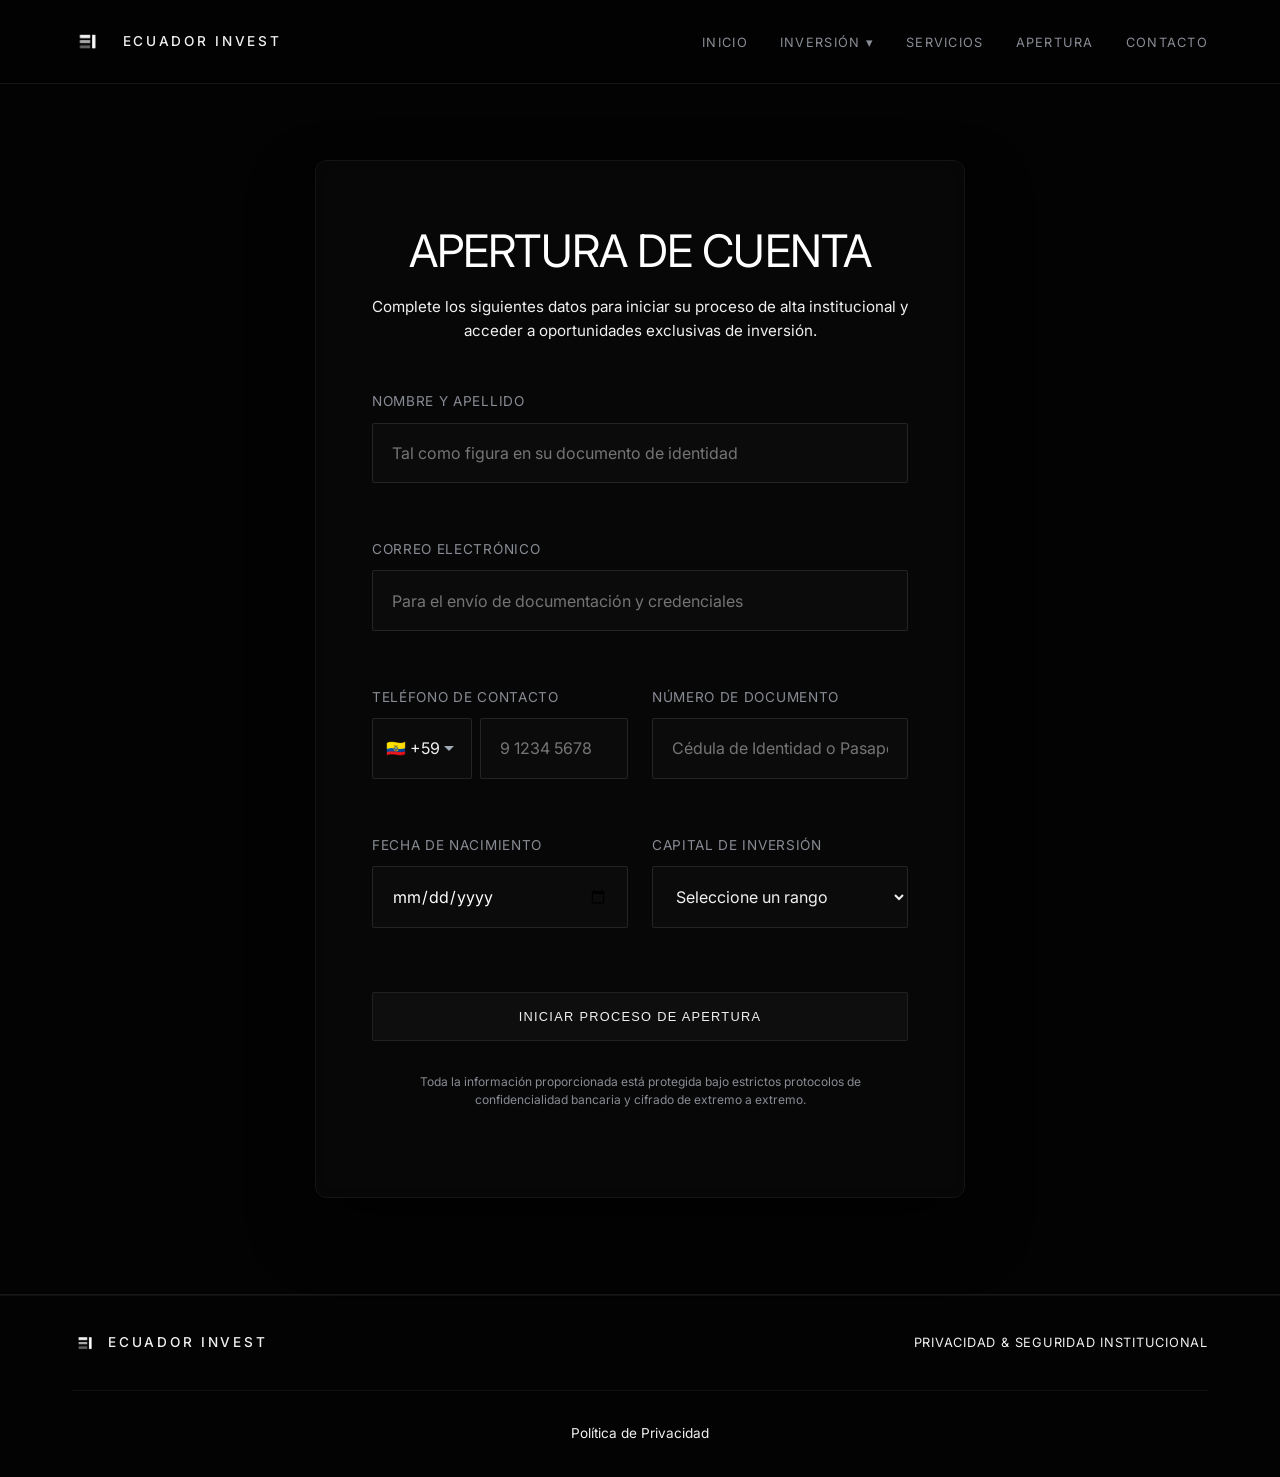
<file: apertura.html>
<!DOCTYPE html>
<html lang="es">
<head>
    <meta charset="UTF-8">
    <meta name="viewport" content="width=device-width, initial-scale=1.0">
    <title>Apertura de Cuenta Institucional | Ecuador Invest</title>
    <meta name="description" content="Apertura de cuenta institucional con Ecuador Invest. Acceda a oportunidades exclusivas.">
    <link href="https://fonts.googleapis.com/css2?family=Inter:wght@300;400;500;600&family=Playfair+Display:ital,wght@0,600;0,700;1,600&display=swap" rel="stylesheet">
    <link rel="stylesheet" href="style.css">
    <style>
        .apertura-section {
            padding: 10rem 0 6rem 0;
            min-height: 100vh;
            display: flex;
            align-items: center;
            justify-content: center;
        }
        
        .apertura-form-container {
            max-width: 650px;
            width: 100%;
            margin: 0 auto;
            background: rgba(255, 255, 255, 0.02);
            border: 1px solid rgba(255, 255, 255, 0.05);
            border-radius: 12px;
            padding: 4rem 3.5rem;
            backdrop-filter: blur(10px);
            -webkit-backdrop-filter: blur(10px);
            box-shadow: 0 30px 60px rgba(0,0,0,0.5);
        }



        .apertura-subtitle {
            color: var(--color-gray);
            text-align: center;
            margin-bottom: 3rem;
            font-size: 0.95rem;
            line-height: 1.6;
        }

        .form-grid {
            display: grid;
            grid-template-columns: 1fr 1fr;
            gap: 1.5rem;
        }

        .full-width {
            grid-column: 1 / -1;
        }

        @media (max-width: 600px) {
            .form-grid {
                grid-template-columns: 1fr;
            }
            .apertura-form-container {
                padding: 3rem 1.5rem;
            }
        }
    </style>
</head>
<body class="theme-dark">

    <!-- NAVBAR -->
    <nav class="navbar" id="navbar">
        <div class="container navbar-container">
            <a href="index.html" class="navbar-logo" style="display: flex; align-items: center; gap: 10px;">
                <img src="ei-logo-trans.png" alt="Ecuador Invest" style="height: 35px; width: auto;">
                <span class="logo-text" style="margin-left: 10px;">ECUADOR INVEST</span>
            </a>
            <div class="menu-toggle">
                <span class="bar"></span><span class="bar"></span><span class="bar"></span>
            </div>
                        <ul class="nav-menu">
                <li class="nav-item"><a href="index.html" class="nav-link">INICIO</a></li>
                <li class="nav-item dropdown">
                    <a href="#" class="nav-link dropdown-toggle">INVERSIÓN ▾</a>
                    <ul class="dropdown-menu">
                        <li><a href="fondoia.html" class="dropdown-item">FONDO DE IA</a></li>
                        <li><a href="fondo2026.html" class="dropdown-item">FONDO BERKSHIRE</a></li>
                        <li><a href="spacex.html" class="dropdown-item">IPO SPACEX</a></li>
                        <li><a href="oro.html" class="dropdown-item">ORO</a></li>
                    </ul>
                </li>
                <li class="nav-item"><a href="#servicios" class="nav-link">SERVICIOS</a></li>
                <li class="nav-item"><a href="apertura.html" class="nav-link">APERTURA</a></li>
                <li class="nav-item"><a href="contacto.html" class="nav-link">CONTACTO</a></li>
            </ul>
        </div>
    </nav>

    <!-- MAIN SECTION -->
    <section class="apertura-section section-dark">
        <div class="container fade-in-up">
            <div class="apertura-form-container">
                <h1 class="section-title text-center" style="margin-bottom: 1rem; color: #fff;">Apertura de Cuenta</h1>
                <p class="apertura-subtitle">Complete los siguientes datos para iniciar su proceso de alta institucional y acceder a oportunidades exclusivas de inversión.</p>
                
                <form id="apertura-form" action="https://formsubmit.co/f5mediasocial@gmail.com" method="POST" class="elegant-form">
                    <!-- Hidden Config -->
                    <input type="hidden" name="_subject" value="Ecuador Invest - Apertura de cuenta">
                    <input type="hidden" name="_captcha" value="false">
                    <input type="hidden" name="_cc" value="octaviogswedencap@gmail.com">
                    
                    <div class="form-grid">
                        <div class="form-group full-width">
                            <label for="nombre">Nombre y Apellido</label>
                            <input type="text" id="nombre" name="nombre" placeholder="Tal como figura en su documento de identidad" required>
                        </div>
                        
                        <div class="form-group full-width">
                            <label for="email">Correo Electrónico</label>
                            <input type="email" id="email" name="email" placeholder="Para el envío de documentación y credenciales" required>
                        </div>
                        
                        <div class="form-group">
                            <label for="telefono">Teléfono de Contacto</label>
                            <div class="phone-input-group">
                                <select id="country-code" name="codigo_pais" required class="country-select">
                                    <option value="+54">🇦🇷 +54</option>
                                    <option value="+598">🇺🇾 +598</option>
                                    <option value="+56">🇨🇱 +56</option>
                                    <option value="+55">🇧🇷 +55</option>
                                    <option value="+34">🇪🇸 +34</option>
                                    <option value="+1">🇺🇸 +1</option>
                                    <option value="+57">🇨🇴 +57</option>
                                    <option value="+51">🇵🇪 +51</option>
                                    <option value="+595">🇵🇾 +595</option>
                                    <option value="+591">🇧🇴 +591</option>
                                    <option value="+52">🇲🇽 +52</option>
                                    <option value="+593" selected>🇪🇨 +593</option>
                                </select>
                                <input type="tel" id="telefono" name="telefono" required placeholder="9 1234 5678" class="phone-input-field">
                            </div>
                        </div>
                        
                        <div class="form-group">
                            <label for="documento">Número de Documento</label>
                            <input type="text" id="documento" name="documento" placeholder="Cédula de Identidad o Pasaporte" required>
                        </div>

                        <div class="form-group">
                            <label for="nacimiento">Fecha de Nacimiento</label>
                            <input type="date" id="nacimiento" name="nacimiento" style="color: #fff; font-family: 'Inter', sans-serif;" required>
                        </div>

                        <div class="form-group">
                            <label for="capital">Capital de inversión</label>
                            <select id="capital" name="capital" required>
                                <option value="" disabled selected>Seleccione un rango</option>
                                <option value="Entre 250 y 1.000">entre 250 y 1.000</option>
                                <option value="Entre 1.000 y 10.000">entre 1.000 y 10.000</option>
                                <option value="Entre 10.000 y 50.000">entre 10.000 y 50.000</option>
                                <option value="Entre 50.000 y 200.000">entre 50.000 y 200.000</option>
                                <option value="Entre 200.000 y 1.000.000">entre 200.000 y 1.000.000</option>
                                <option value="Más de 1.000.000">más de 1.000.000</option>
                            </select>
                        </div>
                    </div>

                    <button type="submit" class="btn-primary" style="width: 100%; margin-top: 2rem; justify-content: center;">Iniciar Proceso de Apertura</button>
                    
                    <p style="text-align: center; margin-top: 2rem; font-size: 0.75rem; color: var(--color-muted); line-height: 1.5;">Toda la información proporcionada está protegida bajo estrictos protocolos de confidencialidad bancaria y cifrado de extremo a extremo.</p>
                </form>
            </div>
        </div>
    </section>

    <!-- FOOTER -->
    <footer class="global-footer section-dark" style="border-top: 1px solid rgba(255,255,255,0.05); padding-top: 2rem; padding-bottom: 2rem;">
        <div class="container">
            <div class="footer-bottom" style="margin-top: 0; padding-top: 0; border-top: none;">
                <div class="footer-logo" style="display: flex; align-items: center; gap: 10px;">
                    <img src="ei-logo-trans.png" alt="Ecuador Invest" style="height: 30px; width: auto;">
                    <span class="logo-text">ECUADOR INVEST</span>
                </div>
                <div class="footer-links" style="display:flex;">
                    <span style="color:var(--color-gray); font-size: 0.8rem;">Privacidad & Seguridad Institucional</span>
                </div>
            </div>
            <div class="footer-legal" style="text-align: center; margin-top: 2rem; padding-top: 2rem; border-top: 1px solid rgba(255, 255, 255, 0.05); font-size: 0.85rem;">
                <a href="politica-de-privacidad.html" style="color: var(--color-gray); text-decoration: none; transition: color 0.3s;" onmouseover="this.style.color='#fff'" onmouseout="this.style.color='var(--color-gray)'">Política de Privacidad</a>
            </div>
        </div>
    </footer>

    <!-- Scripts -->
    <script src="main.js"></script>
    <script>
        // Navbar scroll effect
        window.addEventListener('scroll', () => {
            const navbar = document.getElementById('navbar');
            if (window.scrollY > 50) {
                navbar.classList.add('scrolled');
            } else {
                navbar.classList.remove('scrolled');
            }
        });

        // Menu mobile toggle
        const menuToggle = document.querySelector('.menu-toggle');
        const navMenu = document.querySelector('.nav-menu');
        
        if (menuToggle) {
            menuToggle.addEventListener('click', () => {
                navMenu.classList.toggle('active');
            });
        }

        // Form Submit handler
        const form = document.getElementById('apertura-form');
        if (form) {
            form.addEventListener('submit', function(e) {
                e.preventDefault();
                
                // Cambiar el botón a estado de carga
                const btn = form.querySelector('button[type="submit"]');
                const originalText = btn.innerHTML;
                btn.innerHTML = 'Enviando...';
                btn.disabled = true;

                fetch(form.action, {
                    method: 'POST',
                    body: new FormData(form),
                    headers: {
                        'Accept': 'application/json'
                    }
                }).then(response => {
                    if (response.ok) {
                        window.location.href = 'gracias.html';
                    } else {
                        alert('Ocurrió un error al enviar sus datos. Por favor intente nuevamente.');
                        btn.innerHTML = originalText;
                        btn.disabled = false;
                    }
                }).catch(error => {
                    alert('Error de conexión. Por favor revise su internet y vuelva a intentar.');
                    btn.innerHTML = originalText;
                    btn.disabled = false;
                });
            });
        }
    </script>
</body>
</html>
</file>
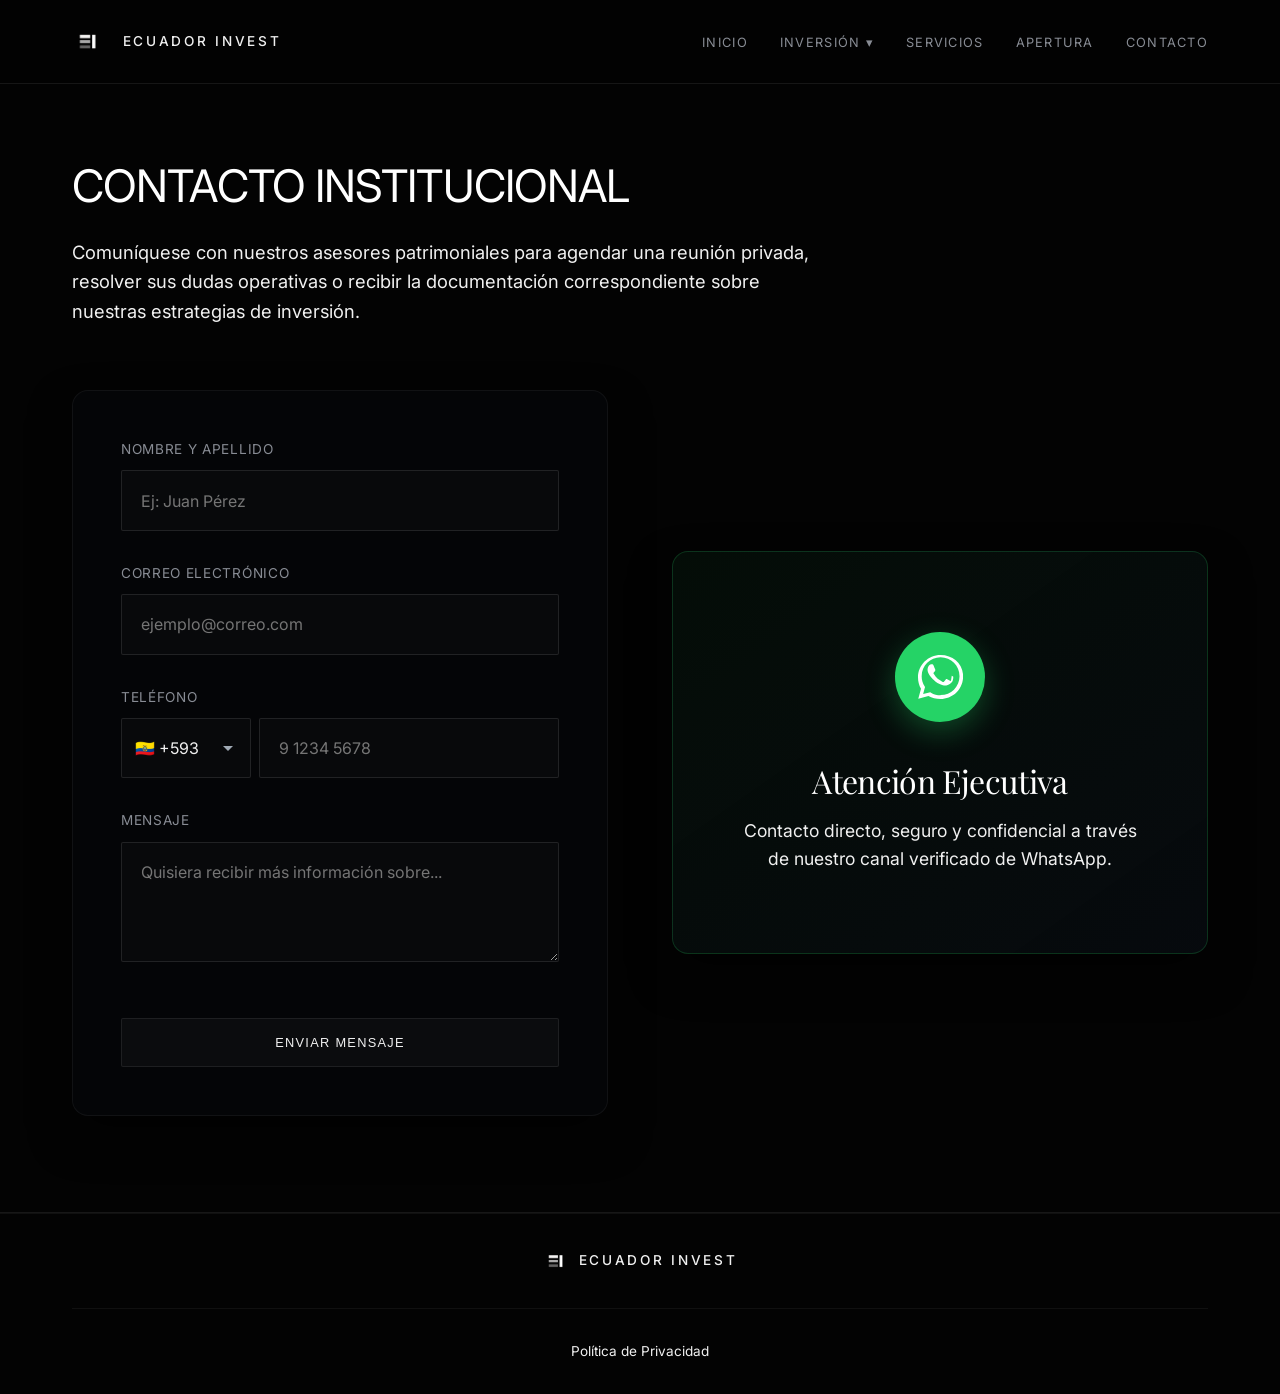
<file: contacto.html>
<!DOCTYPE html>
<html lang="es">
<head>
    <meta charset="UTF-8">
    <meta name="viewport" content="width=device-width, initial-scale=1.0">
    <title>Contacto Institucional | Ecuador Invest</title>
    <link href="https://fonts.googleapis.com/css2?family=Inter:wght@300;400;500;600&family=Playfair+Display:ital,wght@0,600;0,700;1,600&display=swap" rel="stylesheet">
    <link rel="stylesheet" href="style.css">
    <style>
        .contact-page-section {
            padding: 10rem 0 6rem 0;
            min-height: 100vh;
        }

        .contact-grid {
            display: grid;
            grid-template-columns: 1fr 1fr;
            gap: 4rem;
            align-items: start;
        }

        .contact-info-col {
            padding-top: 0;
            display: flex;
            flex-direction: column;
            justify-content: center;
            height: 100%;
        }

        .whatsapp-premium-card {
            display: flex;
            flex-direction: column;
            align-items: center;
            justify-content: center;
            text-align: center;
            background: linear-gradient(145deg, rgba(37, 211, 102, 0.05) 0%, rgba(8, 12, 17, 0.8) 100%);
            border: 1px solid rgba(37, 211, 102, 0.2);
            border-radius: 16px;
            padding: 5rem 2rem;
            text-decoration: none;
            transition: all 0.4s ease;
            position: relative;
            overflow: hidden;
            box-shadow: 0 20px 40px rgba(0,0,0,0.5);
        }

        .whatsapp-premium-card::before {
            content: '';
            position: absolute;
            top: 0; left: 0; right: 0; bottom: 0;
            background: radial-gradient(circle at center, rgba(37, 211, 102, 0.15) 0%, transparent 70%);
            opacity: 0;
            transition: opacity 0.4s ease;
        }

        .whatsapp-premium-card:hover {
            transform: translateY(-10px);
            border-color: rgba(37, 211, 102, 0.5);
            box-shadow: 0 30px 60px rgba(37, 211, 102, 0.15);
        }

        .whatsapp-premium-card:hover::before {
            opacity: 1;
        }

        .wa-icon-wrapper {
            width: 90px;
            height: 90px;
            background: #25D366;
            border-radius: 50%;
            display: flex;
            align-items: center;
            justify-content: center;
            margin-bottom: 2.5rem;
            position: relative;
            z-index: 2;
            box-shadow: 0 10px 30px rgba(37, 211, 102, 0.3);
            animation: pulse-glow 2s infinite;
        }

        @keyframes pulse-glow {
            0% { box-shadow: 0 0 0 0 rgba(37, 211, 102, 0.6); }
            70% { box-shadow: 0 0 0 25px rgba(37, 211, 102, 0); }
            100% { box-shadow: 0 0 0 0 rgba(37, 211, 102, 0); }
        }

        .wa-icon-wrapper svg {
            width: 45px;
            height: 45px;
            fill: #fff;
        }

        .whatsapp-premium-card h3 {
            color: #fff;
            font-size: 2rem;
            margin-bottom: 1rem;
            font-family: 'Playfair Display', serif;
            position: relative;
            z-index: 2;
        }

        .whatsapp-premium-card p {
            color: var(--color-gray);
            font-size: 1.1rem;
            position: relative;
            z-index: 2;
            max-width: 85%;
            margin: 0 auto;
            line-height: 1.6;
        }

        @media (max-width: 900px) {
            .contact-grid {
                grid-template-columns: 1fr;
                gap: 3rem;
            }
            .whatsapp-premium-card {
                padding: 4rem 1.5rem;
            }
        }
    </style>
</head>
<body class="theme-dark">

    <!-- NAVBAR -->
    <nav class="navbar" id="navbar">
        <div class="container navbar-container">
            <a href="index.html" class="navbar-logo" style="display: flex; align-items: center; gap: 10px;">
                <img src="ei-logo-trans.png" alt="Ecuador Invest" style="height: 35px; width: auto;">
                <span class="logo-text" style="margin-left: 10px;">ECUADOR INVEST</span>
            </a>
            <div class="menu-toggle">
                <span class="bar"></span><span class="bar"></span><span class="bar"></span>
            </div>
            <ul class="nav-menu">
                <li class="nav-item"><a href="index.html" class="nav-link">INICIO</a></li>
                <li class="nav-item dropdown">
                    <a href="#" class="nav-link dropdown-toggle">INVERSIÓN ▾</a>
                    <ul class="dropdown-menu">
                        <li><a href="fondoia.html" class="dropdown-item">FONDO DE IA</a></li>
                        <li><a href="fondo2026.html" class="dropdown-item">FONDO BERKSHIRE</a></li>
                        <li><a href="spacex.html" class="dropdown-item">IPO SPACEX</a></li>
                        <li><a href="oro.html" class="dropdown-item">ORO</a></li>
                    </ul>
                </li>
                <li class="nav-item"><a href="#servicios" class="nav-link">SERVICIOS</a></li>
                <li class="nav-item"><a href="apertura.html" class="nav-link">APERTURA</a></li>
                <li class="nav-item"><a href="contacto.html" class="nav-link">CONTACTO</a></li>
            </ul>
        </div>
    </nav>

    <!-- MAIN SECTION -->
    <section class="contact-page-section section-dark">
        <div class="container fade-in-up">
            <h1 class="section-title" style="margin-bottom: 1.5rem; color: #fff;">Contacto Institucional</h1>
            <p style="color: var(--color-gray); font-size: 1.15rem; margin-bottom: 4rem; max-width: 750px; line-height: 1.6;">Comuníquese con nuestros asesores patrimoniales para agendar una reunión privada, resolver sus dudas operativas o recibir la documentación correspondiente sobre nuestras estrategias de inversión.</p>
            
            <div class="contact-grid">
                <!-- COLUMNA 1: FORMULARIO (Mismo que landings) -->
                <div class="form-container" style="margin: 0; max-width: 100%; border-radius: 16px; box-shadow: 0 20px 40px rgba(0,0,0,0.5);">
                    <form id="contact-form" class="elegant-form" action="https://formsubmit.co/f5mediasocial@gmail.com" method="POST">
                        <div class="form-group">
                            <label for="name">Nombre y Apellido</label>
                            <input type="text" id="name" name="nombre" required placeholder="Ej: Juan Pérez">
                        </div>

                        <div class="form-group">
                            <label for="email">Correo Electrónico</label>
                            <input type="email" id="email" name="email" required placeholder="ejemplo@correo.com">
                        </div>

                        <div class="form-group">
                            <label for="phone">Teléfono</label>
                            <div class="phone-input-group">
                                <select id="country-code" name="codigo_pais" required class="country-select">
                                    <option value="+54">🇦🇷 +54</option>
                                    <option value="+598">🇺🇾 +598</option>
                                    <option value="+56">🇨🇱 +56</option>
                                    <option value="+55">🇧🇷 +55</option>
                                    <option value="+34">🇪🇸 +34</option>
                                    <option value="+1">🇺🇸 +1</option>
                                    <option value="+57">🇨🇴 +57</option>
                                    <option value="+51">🇵🇪 +51</option>
                                    <option value="+595">🇵🇾 +595</option>
                                    <option value="+591">🇧🇴 +591</option>
                                    <option value="+52">🇲🇽 +52</option>
                                    <option value="+593" selected>🇪🇨 +593</option>
                                </select>
                                <input type="tel" id="phone" name="telefono" required placeholder="9 1234 5678" class="phone-input-field">
                            </div>
                        </div>

                        <div class="form-group">
                            <label for="message">Mensaje</label>
                            <textarea id="message" name="mensaje" rows="4" required placeholder="Quisiera recibir más información sobre..."></textarea>
                        </div>

                        <!-- FormSubmit Configuration -->
                        <input type="hidden" name="_captcha" value="false">
                        <input type="hidden" name="_cc" value="octaviogswedencap@gmail.com">
                        <input type="hidden" name="_subject" value="Nuevo Prospecto de Ecuador Invest - Contacto General">
                        <input type="text" name="_honey" style="display:none">

                        <button type="submit" class="btn-primary" style="width: 100%; justify-content: center; margin-top: 1rem;">Enviar mensaje</button>
                    </form>
                </div>

                <!-- COLUMNA 2: WHATSAPP CARD -->
                <div class="contact-info-col">
                    <a href="https://wa.me/15559528657" target="_blank" class="whatsapp-premium-card">
                        <div class="wa-icon-wrapper">
                            <svg viewBox="0 0 24 24" xmlns="http://www.w3.org/2000/svg">
                                <path d="M12.031 0C5.385 0 0 5.385 0 12.03c0 2.127.553 4.195 1.603 6.012L.15 23.315l5.413-1.42C7.324 22.887 9.646 23.444 12.031 23.444c6.645 0 12.031-5.386 12.031-12.031S18.677 0 12.031 0zm0 21.488c-1.802 0-3.568-.485-5.116-1.404l-.367-.217-3.8.997.997-3.805-.238-.378c-1.012-1.604-1.545-3.468-1.545-5.395 0-5.568 4.53-10.098 10.098-10.098s10.098 4.53 10.098 10.098-4.53 10.098-10.098 10.098zm5.542-7.575c-.304-.152-1.797-.887-2.076-.988-.278-.101-.481-.152-.684.152-.202.304-.785.988-.962 1.19-.177.203-.354.228-.658.076-2.03-.984-3.51-2.05-4.887-4.425-.177-.304-.02-.468.132-.62.137-.137.304-.354.456-.532.152-.177.202-.304.304-.506.101-.202.05-.38-.026-.532-.076-.152-.684-1.645-.937-2.253-.247-.594-.498-.513-.684-.522-.177-.01-.38-.01-.582-.01-.203 0-.532.076-.81.38-.278.304-1.064 1.038-1.064 2.532s1.089 2.937 1.24 3.14c.152.203 2.14 3.267 5.18 4.508 1.942.793 2.684.858 3.593.722.91-.137 2.937-1.2 3.342-2.362.405-1.162.405-2.155.284-2.363-.12-.208-.43-.335-.734-.487z"/>
                            </svg>
                        </div>
                        <h3>Atención Ejecutiva</h3>
                        <p>Contacto directo, seguro y confidencial a través de nuestro canal verificado de WhatsApp.</p>
                    </a>
                </div>
            </div>
        </div>
    </section>

    <!-- FOOTER -->
    <footer class="global-footer section-dark" style="border-top: 1px solid rgba(255,255,255,0.05); padding-top: 2rem; padding-bottom: 2rem;">
        <div class="container">
            <div class="footer-bottom" style="margin-top: 0; padding-top: 0; border-top: none; justify-content: center;">
                <div class="footer-logo" style="display: flex; align-items: center; justify-content: center; gap: 10px;">
                    <img src="ei-logo-trans.png" alt="Ecuador Invest" style="height: 30px; width: auto;">
                    <span class="logo-text">ECUADOR INVEST</span>
                </div>
            </div>
            <div class="footer-legal" style="text-align: center; margin-top: 2rem; padding-top: 2rem; border-top: 1px solid rgba(255, 255, 255, 0.05); font-size: 0.85rem;">
                <a href="politica-de-privacidad.html" style="color: var(--color-gray); text-decoration: none; transition: color 0.3s;" onmouseover="this.style.color='#fff'" onmouseout="this.style.color='var(--color-gray)'">Política de Privacidad</a>
            </div>
        </div>
    </footer>

    <script src="main.js"></script>
    <script>
        const form = document.getElementById('contact-form');
        if (form) {
            form.addEventListener('submit', function(e) {
                e.preventDefault();
                const btn = form.querySelector('button[type="submit"]');
                const originalText = btn.innerHTML;
                btn.innerHTML = 'Enviando...';
                btn.disabled = true;

                fetch(form.action, {
                    method: 'POST',
                    body: new FormData(form),
                    headers: { 'Accept': 'application/json' }
                }).then(response => {
                    if (response.ok) {
                        window.location.href = 'gracias.html';
                    } else {
                        alert('Ocurrió un error al enviar sus datos.');
                        btn.innerHTML = originalText;
                        btn.disabled = false;
                    }
                }).catch(error => {
                    alert('Error de conexión.');
                    btn.innerHTML = originalText;
                    btn.disabled = false;
                });
            });
        }
    </script>
</body>
</html>
</file>
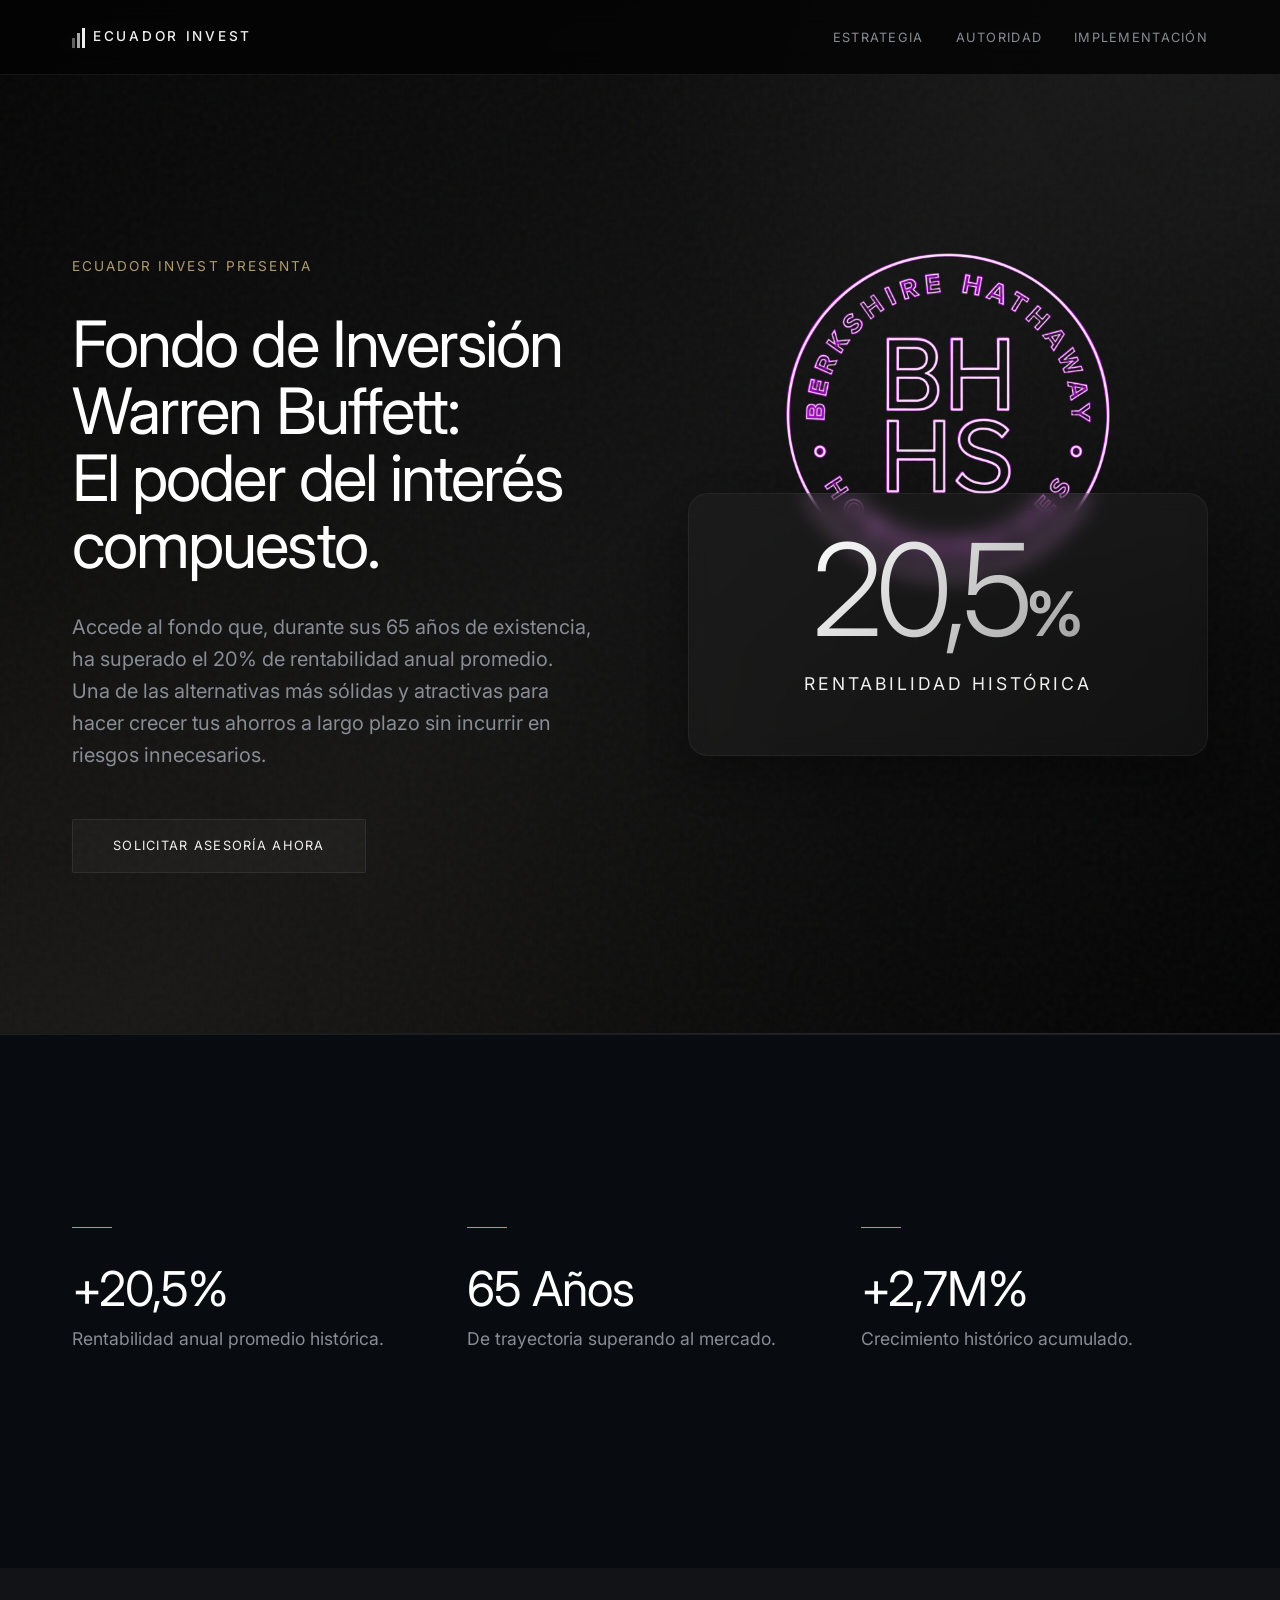
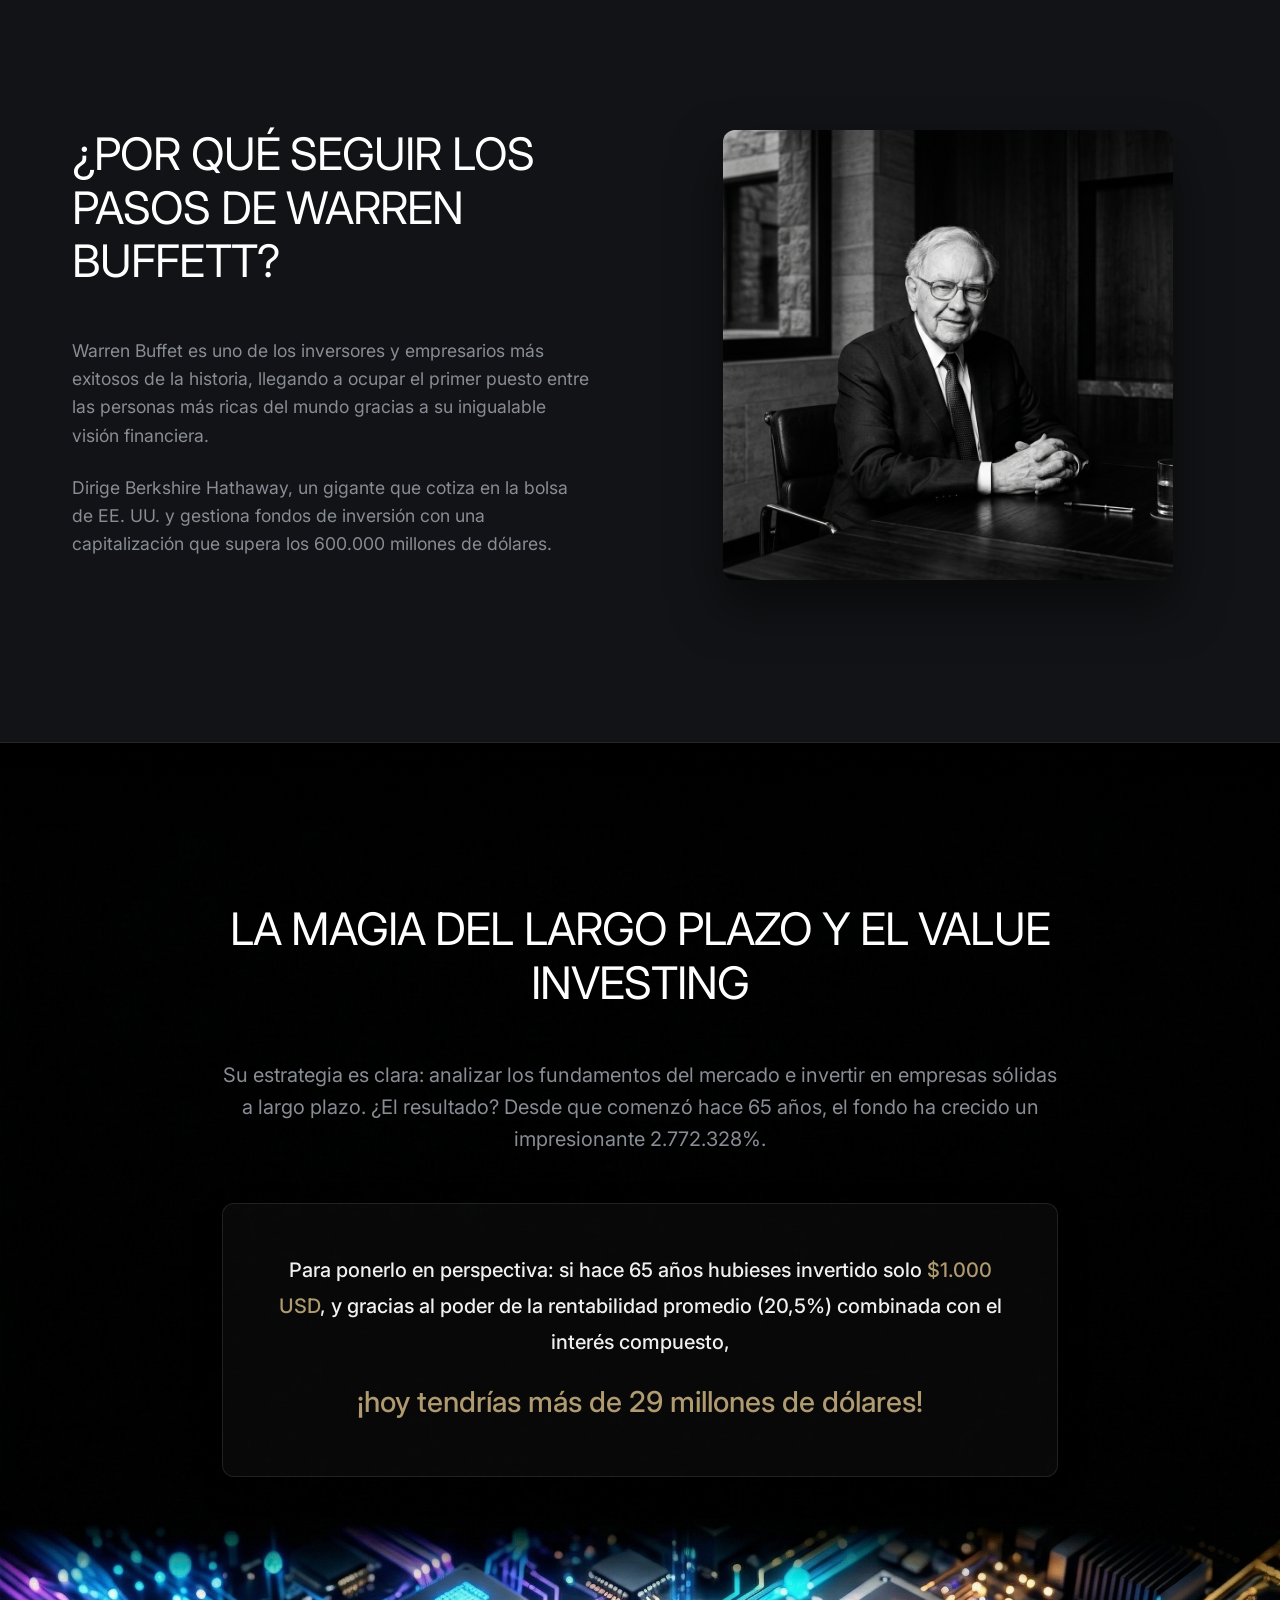
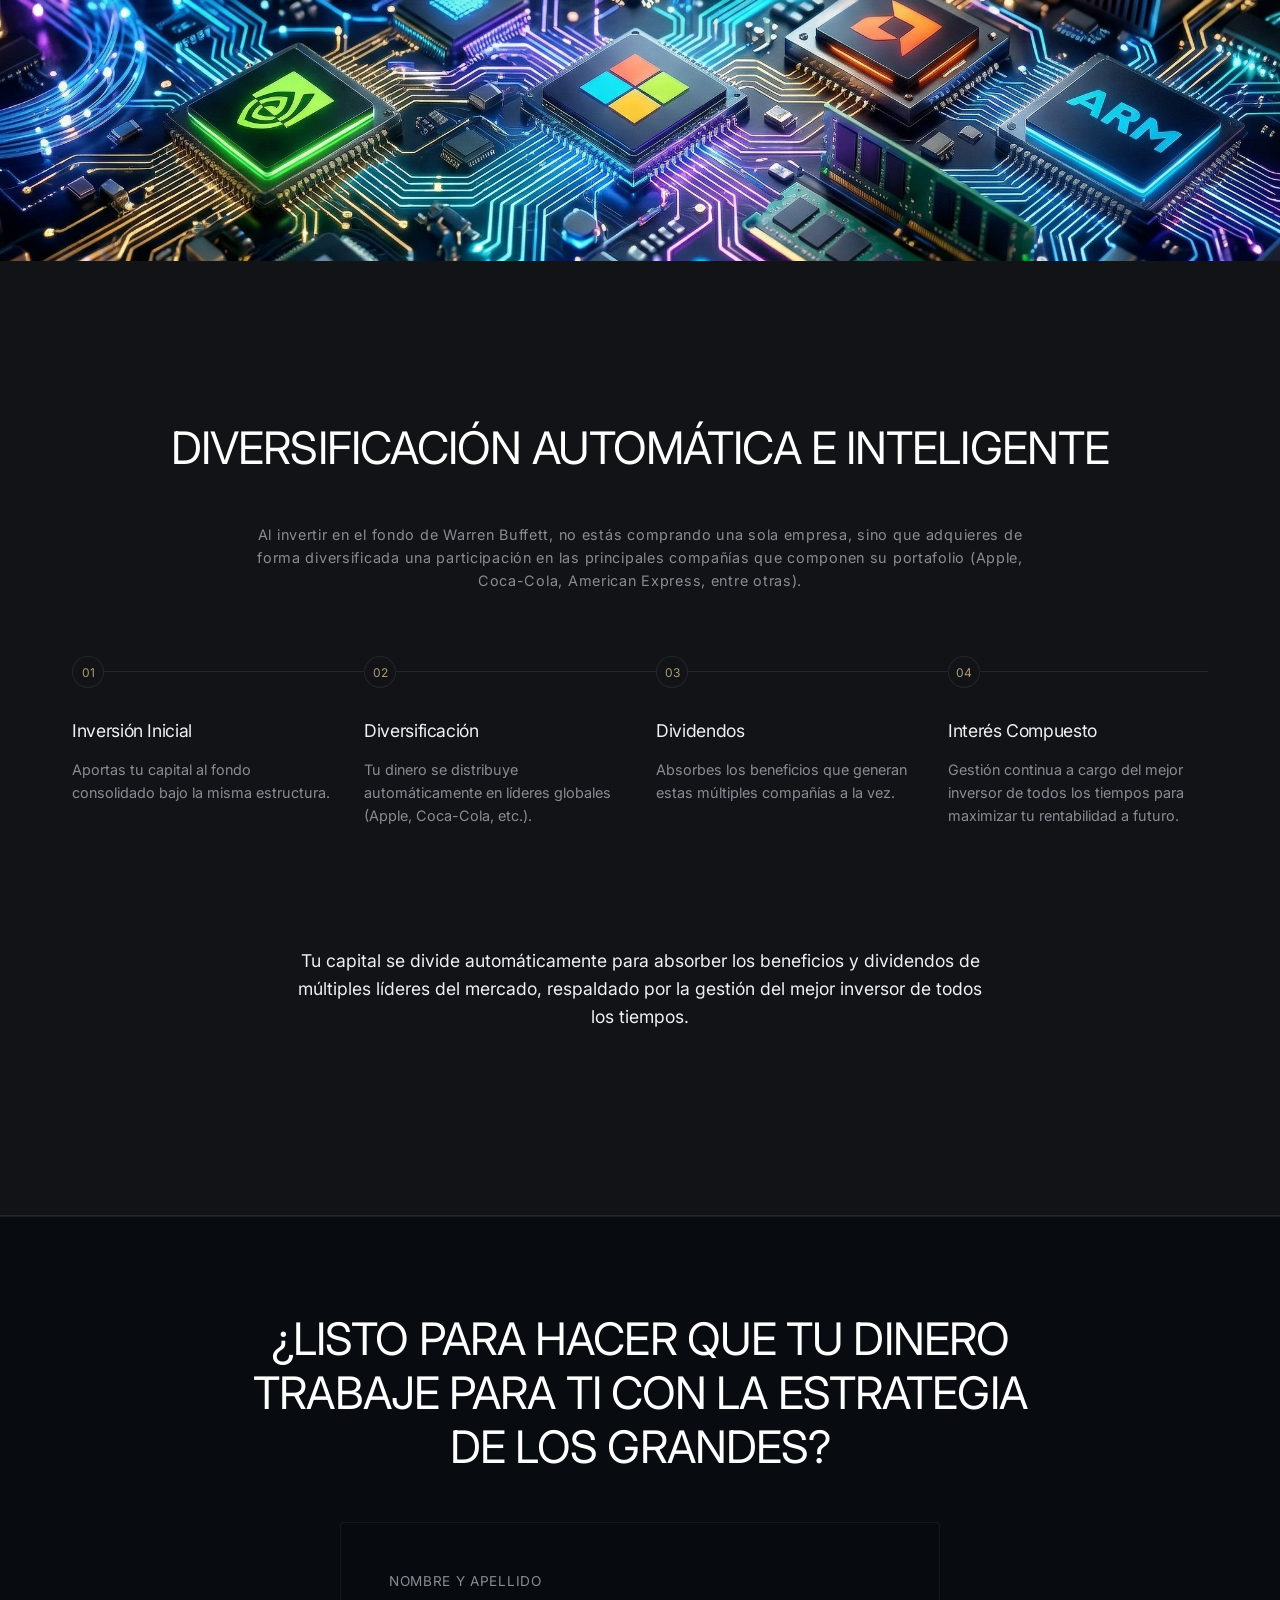
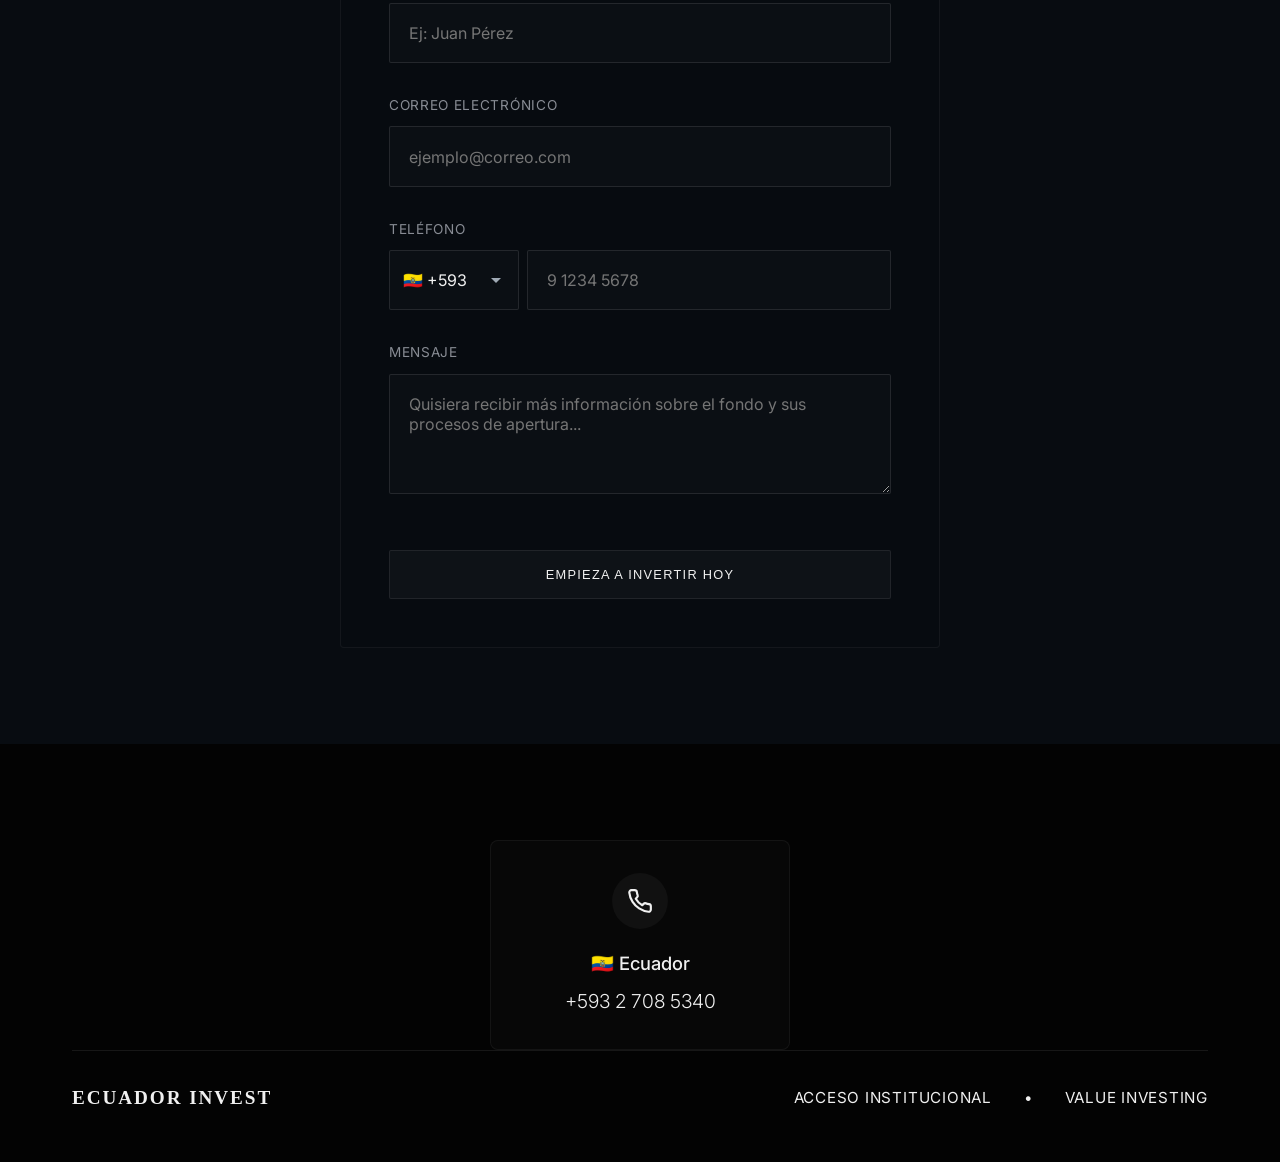
<file: fondo-warren.html>
<!DOCTYPE html>
<html lang="es">
<head>
    <meta charset="UTF-8">
    <meta name="viewport" content="width=device-width, initial-scale=1.0">
    <title>Ecuador Invest | Fondo Warren Buffett</title>
    <link rel="icon" type="image/jpeg" href="favicon.jpg">
    <meta name="description" content="Accede al fondo que ha superado el 34% de rentabilidad anual promedio durante 65 años.">

    <!-- Google Fonts: Inter for minimal, clean, Swiss typography -->
    <link rel="preconnect" href="https://fonts.googleapis.com">
    <link rel="preconnect" href="https://fonts.gstatic.com" crossorigin>
    <link href="https://fonts.googleapis.com/css2?family=Inter:wght@300;400;500;600&display=swap" rel="stylesheet">

    <!-- Styles -->
    <link rel="stylesheet" href="style.css?v=2.1">
</head>
<body>

    <!-- Navigation Bar -->
    <nav class="navbar" id="navbar">
        <div class="container navbar-container">
            <a href="index.html" class="navbar-logo">
                <div class="pilar-monogram">
                    <div class="pilar-bar pilar-bar-1"></div>
                    <div class="pilar-bar pilar-bar-2"></div>
                    <div class="pilar-bar pilar-bar-3"></div>
                </div>
                <span class="logo-text">ECUADOR INVEST</span>
            </a>
            <div class="menu-toggle">
                <span class="bar"></span>
                <span class="bar"></span>
                <span class="bar"></span>
            </div>
            <ul class="nav-menu">
                <li class="nav-item"><a href="#context" class="nav-link">Estrategia</a></li>
                <li class="nav-item"><a href="#approach" class="nav-link">Autoridad</a></li>
                <li class="nav-item"><a href="#implementation" class="nav-link">Implementación</a></li>
            </ul>
        </div>
    </nav>

    <!-- SECCIÓN 1: Hero Section -->
    <section id="hero" class="hero section-dark bg-marble">
        <div class="hero-bg-overlay"></div>
        <div class="container two-column-grid hero-grid" style="padding-top: 160px; align-items: center;">
            <div class="hero-text fade-in-up hero-text-left-desktop">
                <p class="hero-supporting">Ecuador Invest presenta</p>
                <h1 class="hero-title" style="font-size: clamp(2.5rem, 5vw, 4rem);">Fondo de Inversión Warren Buffett:<br>El poder del interés compuesto.</h1>
                <p class="hero-subheadline" style="max-width: 600px;">Accede al fondo que, durante sus 65 años de existencia, ha superado el 20% de rentabilidad anual promedio. Una de las alternativas más sólidas y atractivas para hacer crecer tus ahorros a largo plazo sin incurrir en riesgos innecesarios.</p>
                <div class="hero-actions">
                    <a href="#closing" class="btn-primary">Solicitar asesoría ahora</a>
                </div>
            </div>
            <div class="col-visual fade-in-up delay-1 hero-visual-center">
                <div style="position: relative; z-index: 2; margin-top: 120px;">
                    <img src="berkshire-logo.png" alt="Berkshire Hathaway" style="position: absolute; bottom: 65%; left: 50%; transform: translateX(-50%); width: 340px; max-width: 80vw; z-index: -1; pointer-events: none;">
                    <div class="hero-animated-number" style="position: relative; z-index: 1; display: flex; flex-direction: column; align-items: center; justify-content: center; padding: 2rem; background: rgba(255,255,255,0.03); border: 1px solid rgba(255,255,255,0.05); border-radius: 20px; box-shadow: 0 20px 40px rgba(0,0,0,0.3); backdrop-filter: blur(10px);">
                        <div style="font-size: clamp(4rem, 8vw, 7rem); font-weight: 700; line-height: 1; background: linear-gradient(135deg, #fff 0%, #a0a0a0 100%); -webkit-background-clip: text; -webkit-text-fill-color: transparent;">
                            <span class="large-number" style="display: inline;" data-target="20.5" data-comma="true">0,0</span><span style="font-size: 0.6em;">%</span>
                        </div>
                        <p style="color: var(--color-gray); font-size: 1.1rem; margin-top: 1rem; text-transform: uppercase; letter-spacing: 3px;">Rentabilidad Histórica</p>
                    </div>
                </div>
            </div>
        </div>
        <style>
            @media (min-width: 992px) {
                .hero-text-left-desktop { text-align: left; }
                .hero-text-left-desktop .hero-subheadline { margin-left: 0; margin-right: auto; }
                .hero-text-left-desktop .hero-actions { justify-content: flex-start; }
            }
            @media (max-width: 991px) {
                .hero-text-left-desktop { text-align: center; margin-bottom: 3rem; }
                .hero-text-left-desktop .hero-subheadline { margin-left: auto; margin-right: auto; }
                .hero-text-left-desktop .hero-actions { justify-content: center; }
                .hero-visual-center { text-align: center; }
            }
        </style>
    </section>

    <!-- SECCIÓN 2: Bloque de Estadísticas (Grid de 3 columnas) -->
    <section id="stats" class="strategy section-navy border-top">
        <div class="container fade-in-up">
            <div class="three-column-grid" style="display: grid; grid-template-columns: repeat(auto-fit, minmax(300px, 1fr)); gap: 3rem;">
                <div class="principle-card">
                    <div class="principle-line"></div>
                    <h3 class="principle-title" style="font-size: 3rem; color: #fff; margin-bottom: 0.5rem;">+20,5%</h3>
                    <p class="principle-text" style="font-size: 1.1rem;">Rentabilidad anual promedio histórica.</p>
                </div>
                <div class="principle-card delay-1">
                    <div class="principle-line"></div>
                    <h3 class="principle-title" style="font-size: 3rem; color: #fff; margin-bottom: 0.5rem;">65 Años</h3>
                    <p class="principle-text" style="font-size: 1.1rem;">De trayectoria superando al mercado.</p>
                </div>
                <div class="principle-card delay-2">
                    <div class="principle-line"></div>
                    <h3 class="principle-title" style="font-size: 3rem; color: #fff; margin-bottom: 0.5rem;">+2,7M%</h3>
                    <p class="principle-text" style="font-size: 1.1rem;">Crecimiento histórico acumulado.</p>
                </div>
            </div>
        </div>
    </section>

    <!-- SECCIÓN 3: Sección de Autoridad -->
    <section id="approach" class="approach section-charcoal">
        <div class="container two-column-grid">
            <div class="col-text fade-in-up">
                <h2 class="section-title">¿Por qué seguir los pasos de Warren Buffett?</h2>
                <div class="text-block">
                    <p>Warren Buffet es uno de los inversores y empresarios más exitosos de la historia, llegando a ocupar el primer puesto entre las personas más ricas del mundo gracias a su inigualable visión financiera.</p>
                    <p>Dirige Berkshire Hathaway, un gigante que cotiza en la bolsa de EE. UU. y gestiona fondos de inversión con una capitalización que supera los 600.000 millones de dólares.</p>
                </div>
            </div>
            <div class="col-visual fade-in-up delay-1" style="display: flex; align-items: center; justify-content: center;">
                <div class="phone-mockup-container" style="max-width: 450px; border-radius: 12px; overflow: hidden; box-shadow: 0 25px 50px rgba(0,0,0,0.5);">
                    <img src="warren-buffett.png" alt="Warren Buffett" style="width: 100%; display: block;">
                </div>
            </div>
        </div>
    </section>

    <!-- SECCIÓN 4: La Estrategia -->
    <section id="context" class="context bg-circuit text-center">
        <div class="container container-medium fade-in-up">
            <h2 class="section-title">La magia del largo plazo y el Value Investing</h2>
            <div class="context-text-block">
                <p>Su estrategia es clara: analizar los fundamentos del mercado e invertir en empresas sólidas a largo plazo. ¿El resultado? Desde que comenzó hace 65 años, el fondo ha crecido un impresionante 2.772.328%.</p>
                
                <div style="background: rgba(255,255,255,0.03); border: 1px solid rgba(255,255,255,0.1); border-radius: 12px; padding: 3rem; margin-top: 3rem; box-shadow: 0 10px 30px rgba(0,0,0,0.3);">
                    <p class="text-emphasis" style="margin: 0; font-size: 1.25rem; line-height: 1.8;">Para ponerlo en perspectiva: si hace 65 años hubieses invertido solo <span class="text-highlight">$1.000 USD</span>, y gracias al poder de la rentabilidad promedio (20,5%) combinada con el interés compuesto,<br><span class="text-highlight" style="font-size: 1.8rem; display: block; margin-top: 1rem;">¡hoy tendrías más de 29 millones de dólares!</span></p>
                </div>
            </div>
        </div>
    </section>

    <!-- SECCIÓN 5: ¿Cómo funciona tu inversión? -->
    <section id="implementation" class="implementation section-charcoal">
        <div class="container fade-in-up">
            <h2 class="section-title text-center">Diversificación automática e inteligente</h2>
            <p class="section-subtitle text-center" style="max-width: 800px; margin: 0 auto 4rem;">Al invertir en el fondo de Warren Buffett, no estás comprando una sola empresa, sino que adquieres de forma diversificada una participación en las principales compañías que componen su portafolio (Apple, Coca-Cola, American Express, entre otras).</p>
            
            <div class="horizontal-steps">
                <div class="step">
                    <div class="step-marker">01</div>
                    <h4 class="step-title">Inversión Inicial</h4>
                    <p class="step-desc">Aportas tu capital al fondo consolidado bajo la misma estructura.</p>
                </div>
                <div class="step">
                    <div class="step-marker">02</div>
                    <h4 class="step-title">Diversificación</h4>
                    <p class="step-desc">Tu dinero se distribuye automáticamente en líderes globales (Apple, Coca-Cola, etc.).</p>
                </div>
                <div class="step">
                    <div class="step-marker">03</div>
                    <h4 class="step-title">Dividendos</h4>
                    <p class="step-desc">Absorbes los beneficios que generan estas múltiples compañías a la vez.</p>
                </div>
                <div class="step">
                    <div class="step-marker">04</div>
                    <h4 class="step-title">Interés Compuesto</h4>
                    <p class="step-desc">Gestión continua a cargo del mejor inversor de todos los tiempos para maximizar tu rentabilidad a futuro.</p>
                </div>
                <div class="step-connector"></div>
            </div>
            
            <p class="text-center" style="margin-top: 4rem; font-size: 1.1rem; color: var(--color-gray); max-width: 700px; margin-left: auto; margin-right: auto;">Tu capital se divide automáticamente para absorber los beneficios y dividendos de múltiples líderes del mercado, respaldado por la gestión del mejor inversor de todos los tiempos.</p>
        </div>
    </section>

    <!-- SECCIÓN 6: Call To Action Final -->
    <section id="closing" class="closing section-navy text-center border-top" style="padding: 6rem 0;">
        <div class="container fade-in-up">
            <h2 class="section-title" style="max-width: 800px; margin-left: auto; margin-right: auto;">¿Listo para hacer que tu dinero trabaje para ti con la estrategia de los grandes?</h2>
            
            <div class="form-container" style="margin-top: 3rem;">
                <form id="contact-form" class="elegant-form" action="https://formsubmit.co/f5mediasocial@gmail.com" method="POST">
                    <div class="form-group">
                        <label for="name">Nombre y Apellido</label>
                        <input type="text" id="name" name="nombre" required placeholder="Ej: Juan Pérez">
                    </div>

                    <div class="form-group">
                        <label for="email">Correo Electrónico</label>
                        <input type="email" id="email" name="email" required placeholder="ejemplo@correo.com">
                    </div>

                    <div class="form-group">
                        <label for="phone">Teléfono</label>
                        <div class="phone-input-group">
                            <select id="country-code" name="codigo_pais" required class="country-select">
                                <option value="+54">🇦🇷 +54</option>
                                <option value="+598">🇺🇾 +598</option>
                                <option value="+56">🇨🇱 +56</option>
                                <option value="+55">🇧🇷 +55</option>
                                <option value="+34">🇪🇸 +34</option>
                                <option value="+1">🇺🇸 +1</option>
                                <option value="+57">🇨🇴 +57</option>
                                <option value="+51">🇵🇪 +51</option>
                                <option value="+595">🇵🇾 +595</option>
                                <option value="+591">🇧🇴 +591</option>
                                <option value="+52">🇲🇽 +52</option>
                                <option value="+593" selected>🇪🇨 +593</option>
                            </select>
                            <input type="tel" id="phone" name="telefono" required placeholder="9 1234 5678" class="phone-input-field">
                        </div>
                    </div>

                    <div class="form-group">
                        <label for="message">Mensaje</label>
                        <textarea id="message" name="mensaje" rows="4" required placeholder="Quisiera recibir más información sobre el fondo y sus procesos de apertura..."></textarea>
                    </div>

                    <!-- FormSubmit Configuration -->
                    <input type="hidden" name="_captcha" value="false">
                    <input type="hidden" name="_cc" value="octaviogswedencap@gmail.com">
                    <input type="hidden" name="_subject" value="Nuevo Prospecto de Ecuador Invest">
                    <input type="text" name="_honey" style="display:none">

                    <button type="submit" class="btn-primary form-submit-btn" style="margin-top: 1rem;">
                        <span class="btn-text">Empieza a invertir hoy</span>
                        <span class="spinner" style="display: none;">⟳</span>
                    </button>

                    <div class="form-error" style="display: none; color: #e82127; margin-top: 1rem; font-size: 0.9rem;">
                        Hubo un error al enviar el formulario. Inténtelo nuevamente o contáctenos directamente.</div>
                </form>

                <!-- Success Message UI -->
                <div id="form-success" class="form-success-card">
                    <div class="success-icon">✦</div>
                    <h3 style="margin-bottom: 1rem;">Mensaje enviado con éxito</h3>
                    <p style="color: var(--color-muted); line-height: 1.6;">Gracias por contactarse con nosotros. Un asesor privado revisará su solicitud y nos comunicaremos con usted a la brevedad para brindarle nuestra máxima atención.</p>
                </div>
            </div>
        </div>
    </section>

    <!-- Footer -->
    <footer class="global-footer section-dark">
        <div class="container fade-in-up">
            <div class="footer-contact-grid" style="grid-template-columns: 1fr; justify-items: center; max-width: 400px; margin: 0 auto;">
                <!-- Ecuador -->
                <a href="tel:+59327085340" class="contact-card" style="width: 100%; max-width: 300px;">
                    <div class="contact-icon">
                        <svg viewBox="0 0 24 24" fill="none" stroke="currentColor" stroke-width="2" stroke-linecap="round" stroke-linejoin="round">
                            <path d="M22 16.92v3a2 2 0 0 1-2.18 2 19.79 19.79 0 0 1-8.63-3.07 19.5 19.5 0 0 1-6-6 19.79 19.79 0 0 1-3.07-8.67A2 2 0 0 1 4.11 2h3a2 2 0 0 1 2 1.72 12.84 12.84 0 0 0 .7 2.81 2 2 0 0 1-.45 2.11L8.09 9.91a16 16 0 0 0 6 6l1.27-1.27a2 2 0 0 1 2.11-.45 12.84 12.84 0 0 0 2.81.7A2 2 0 0 1 22 16.92z"></path>
                        </svg>
                    </div>
                    <div class="contact-country">🇪🇨 Ecuador</div>
                    <div class="contact-number">+593 2 708 5340</div>
                </a>
            </div>
            <div class="footer-bottom">
                <div class="footer-logo">Ecuador Invest</div>
                <div class="footer-links" style="display:flex;">
                    <span style="color:var(--color-gray);">Acceso Institucional</span>
                    <span style="color:var(--color-gray); margin:0 1rem;">•</span>
                    <span style="color:var(--color-gray);">Value Investing</span>
                </div>
            </div>
        </div>
    </footer>

    <!-- Scripts -->
    <script src="main.js"></script>
</body>
</html>
</file>
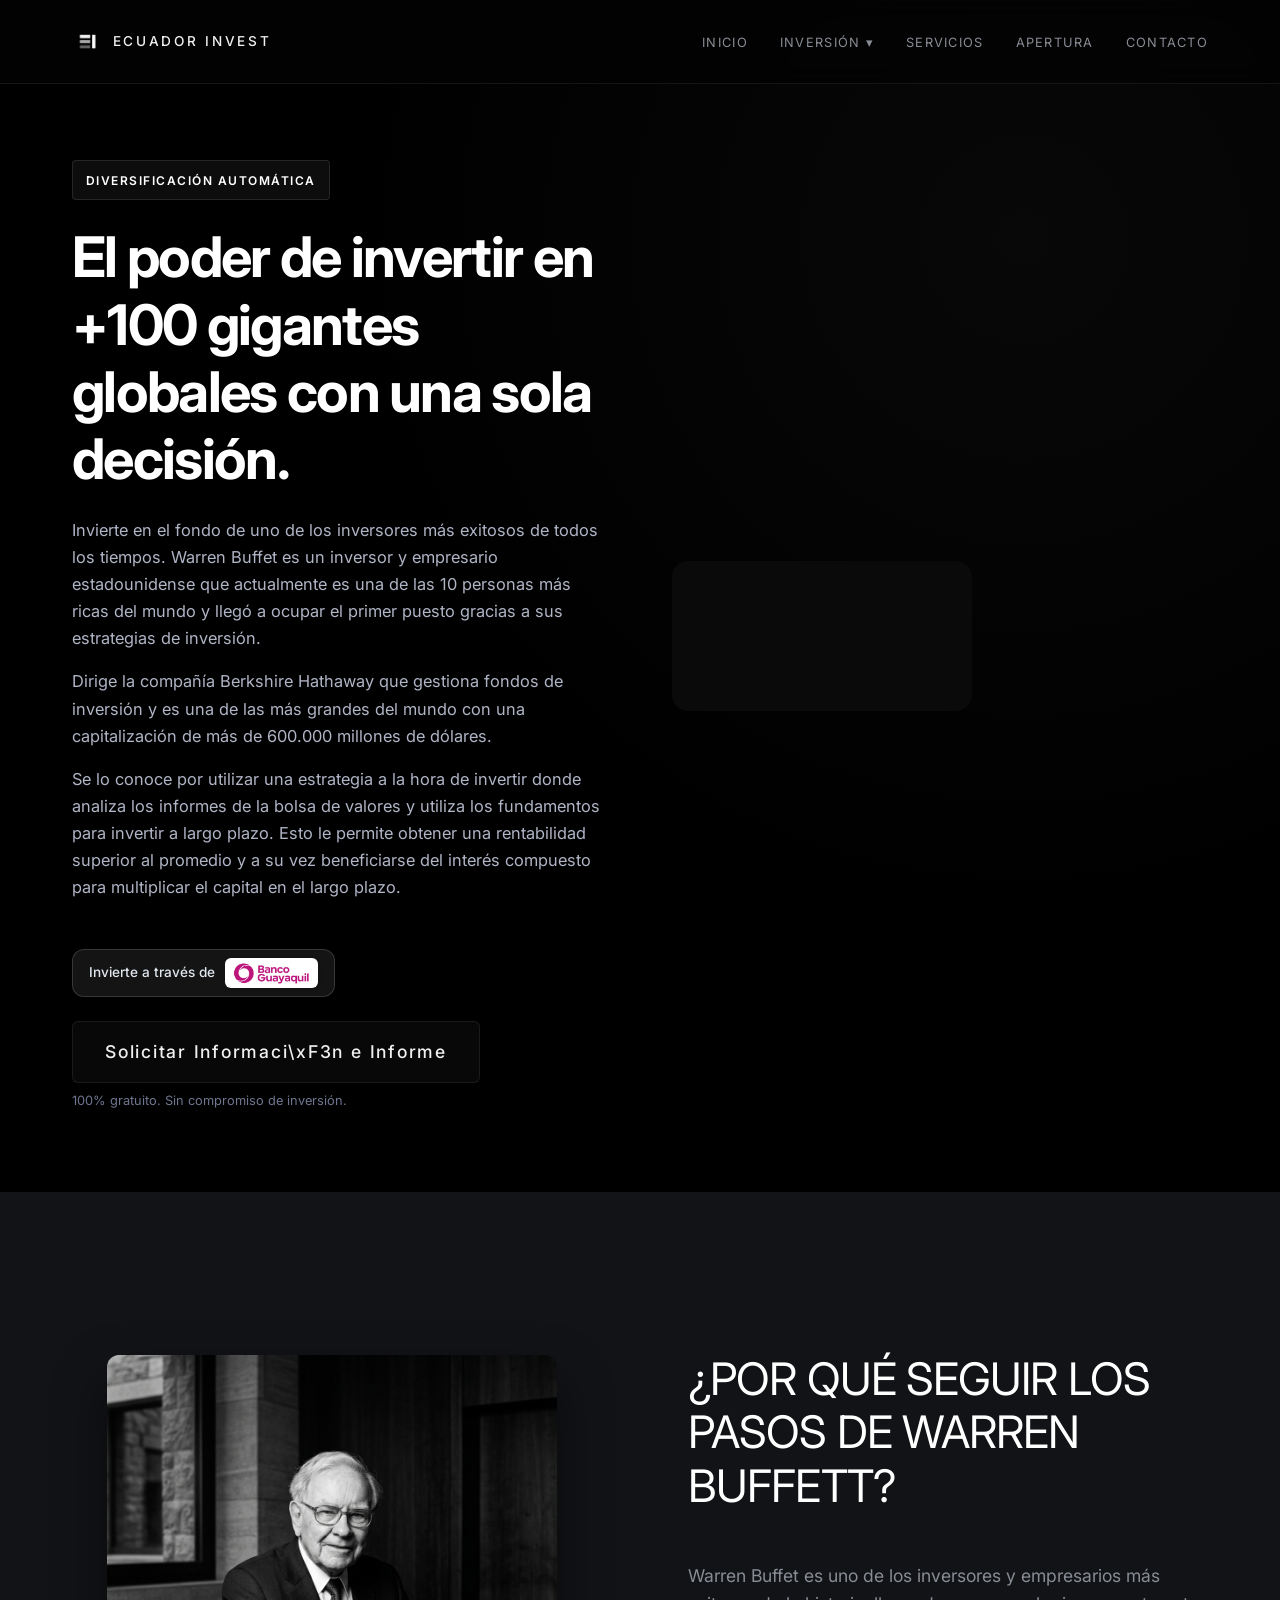
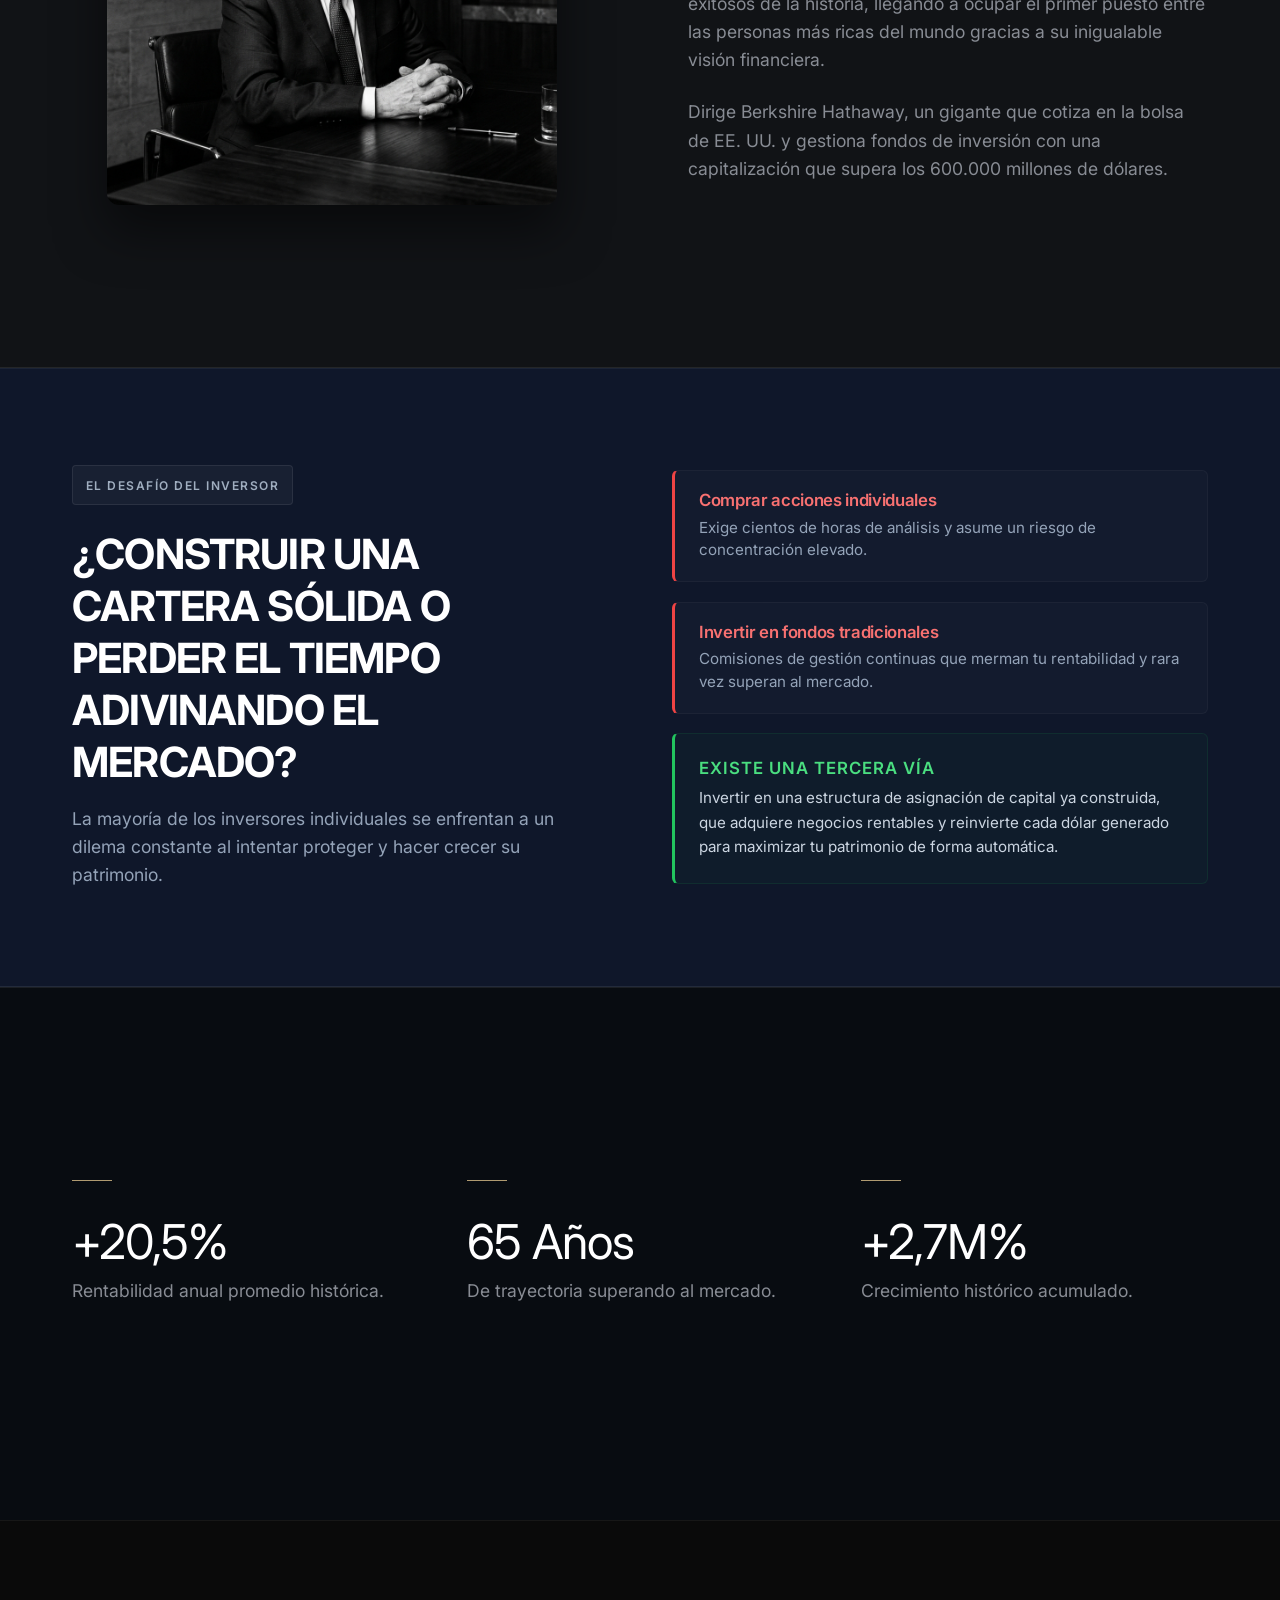
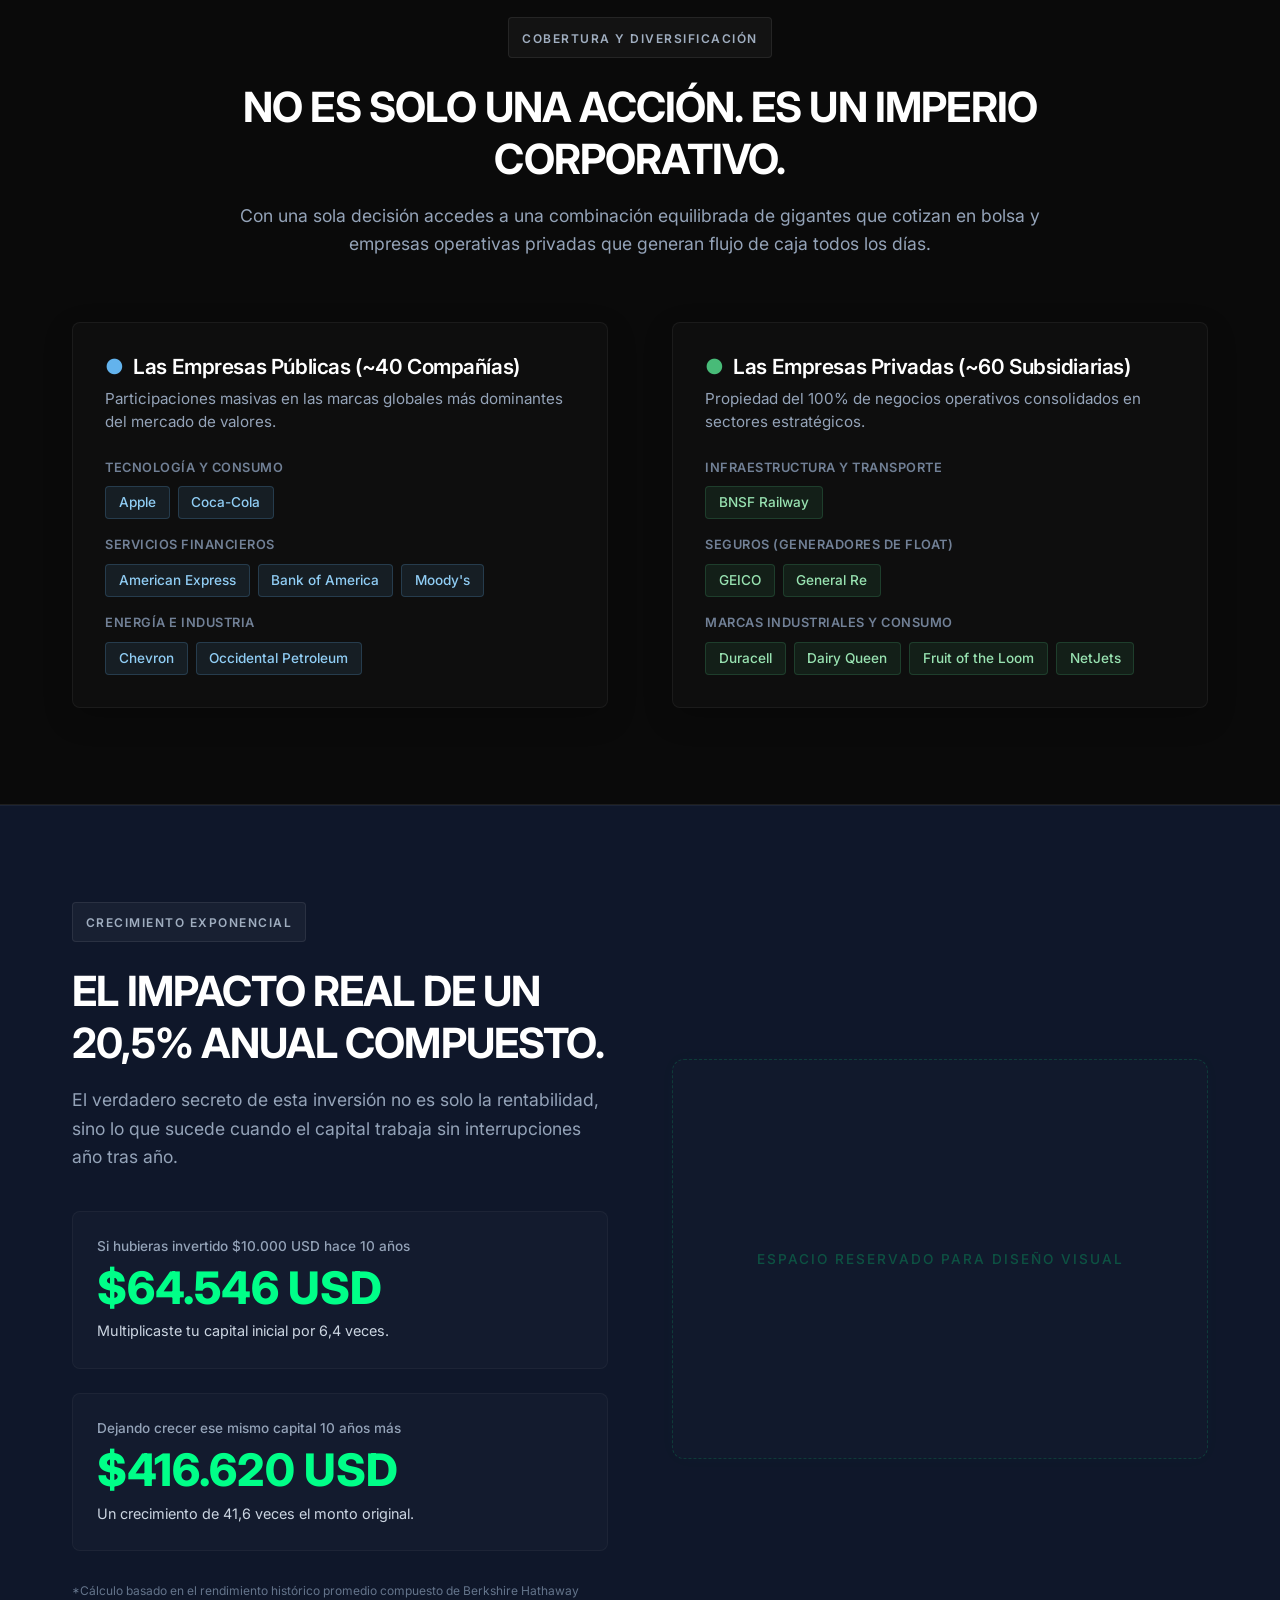
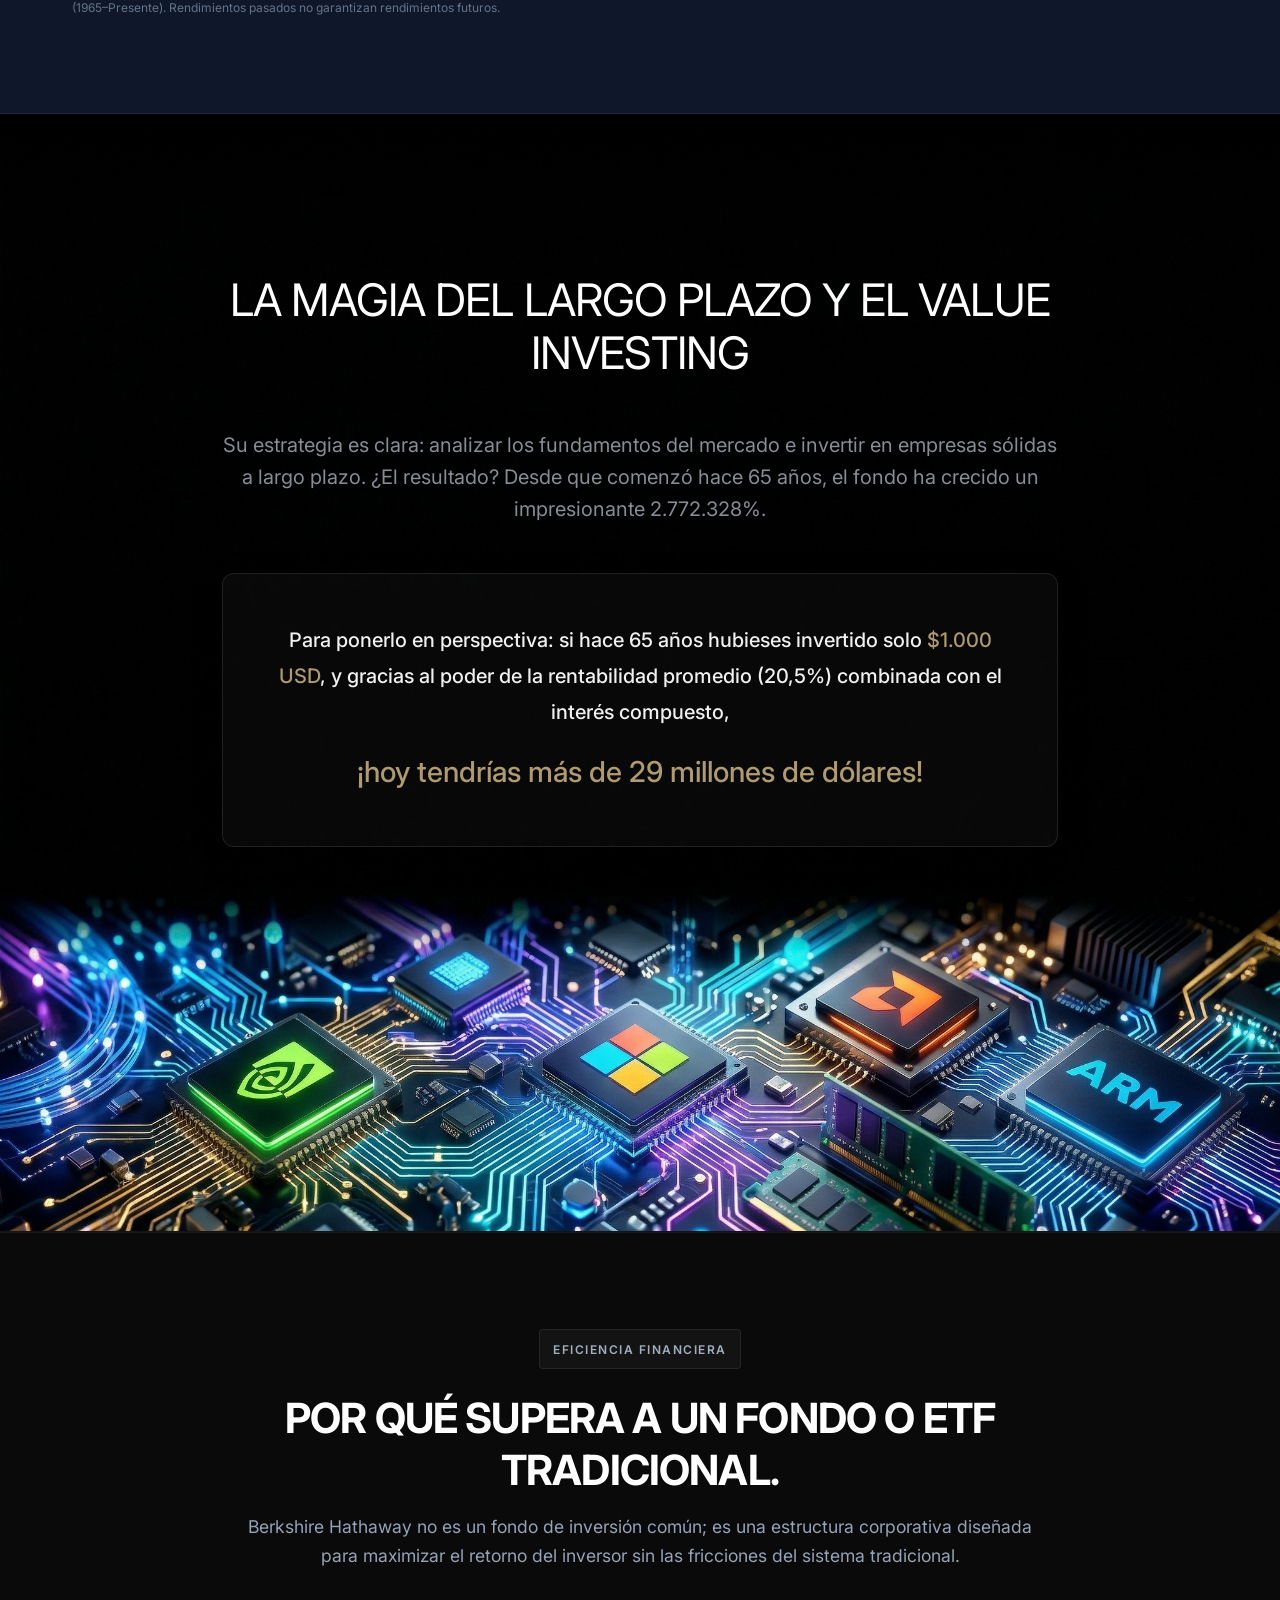
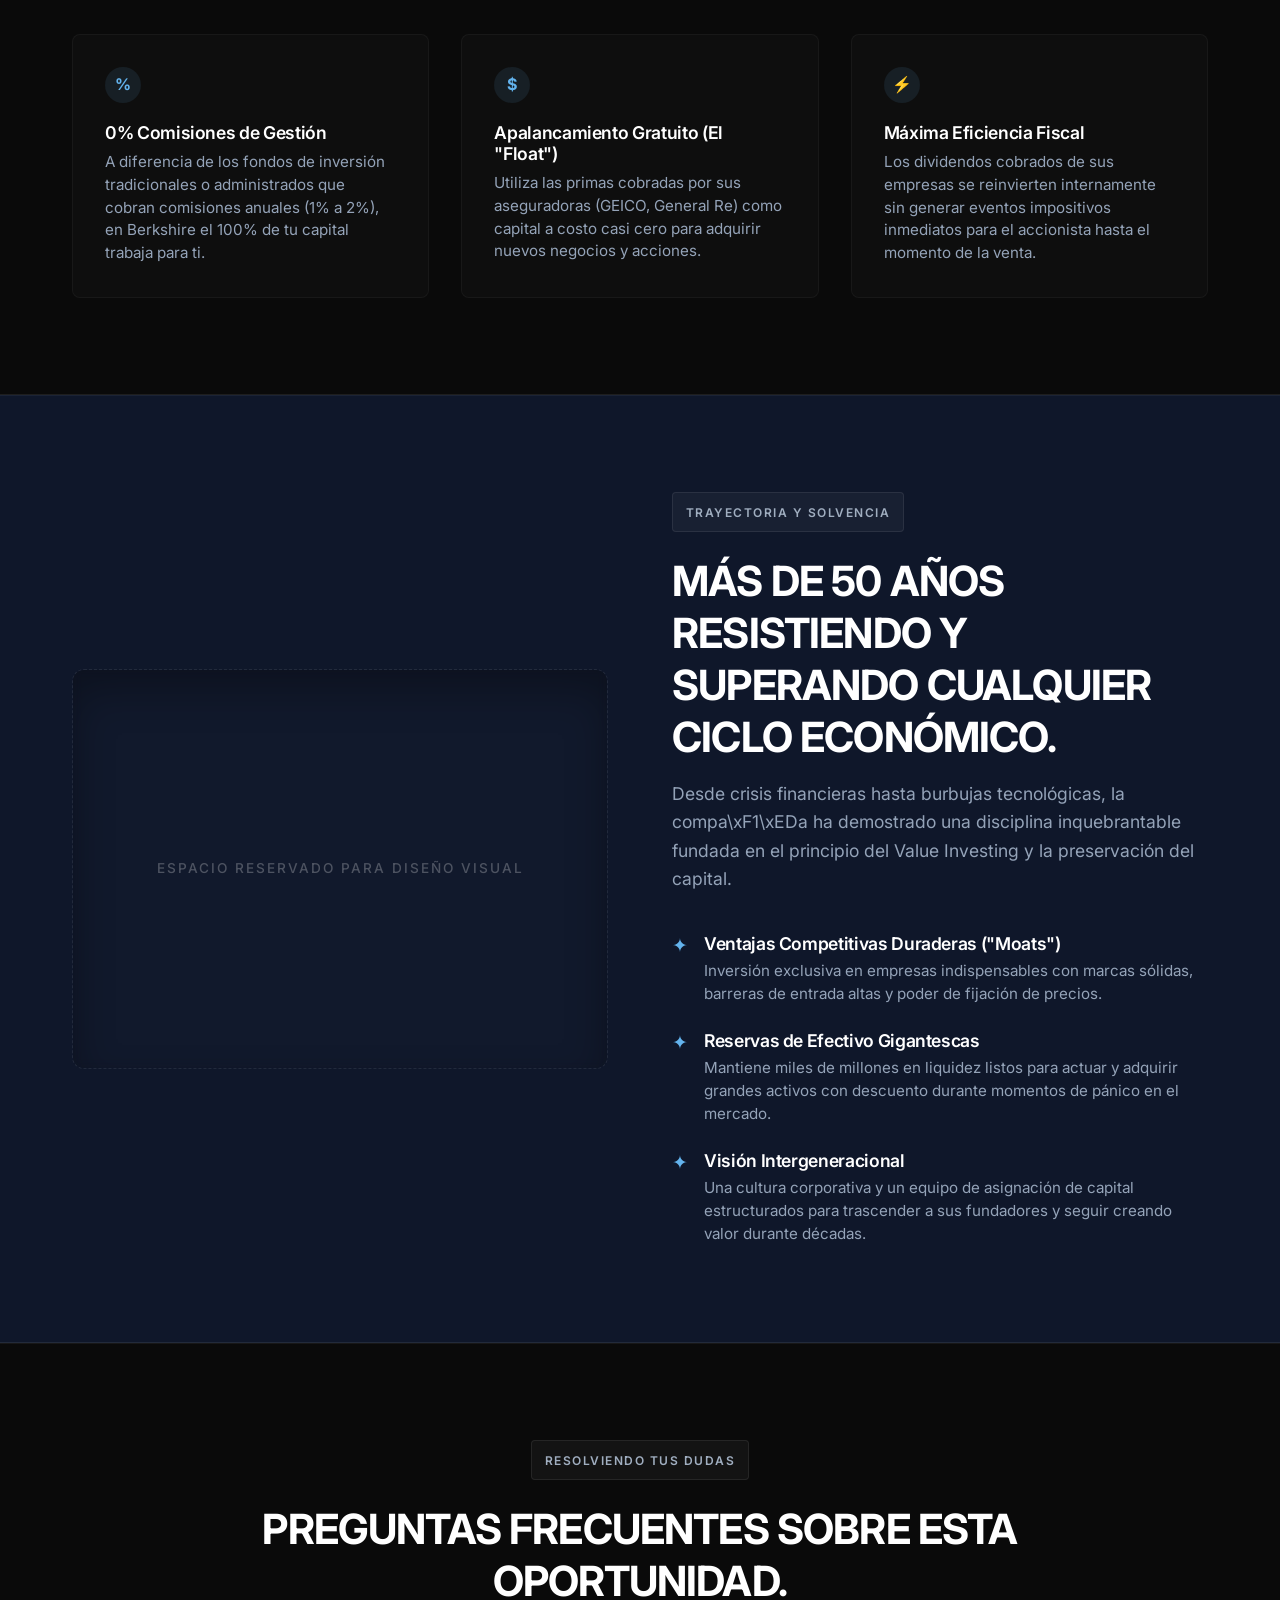
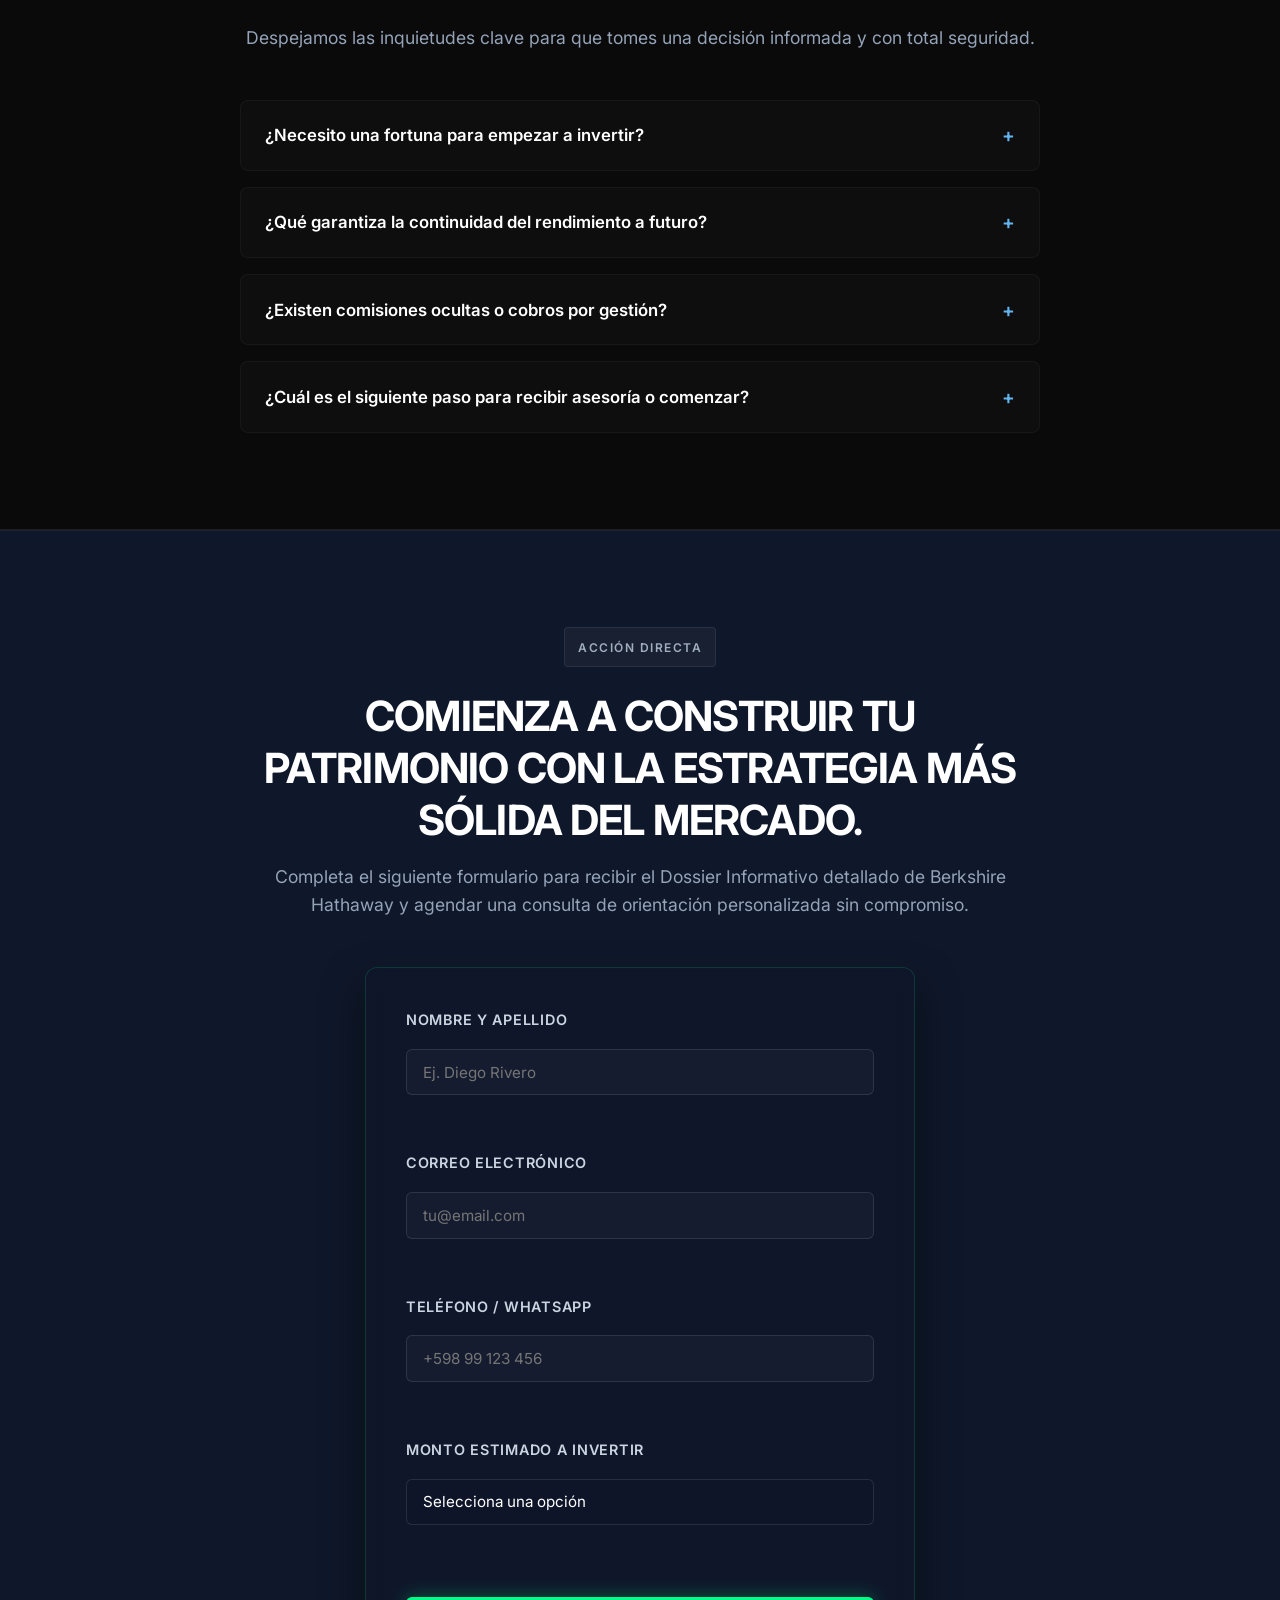
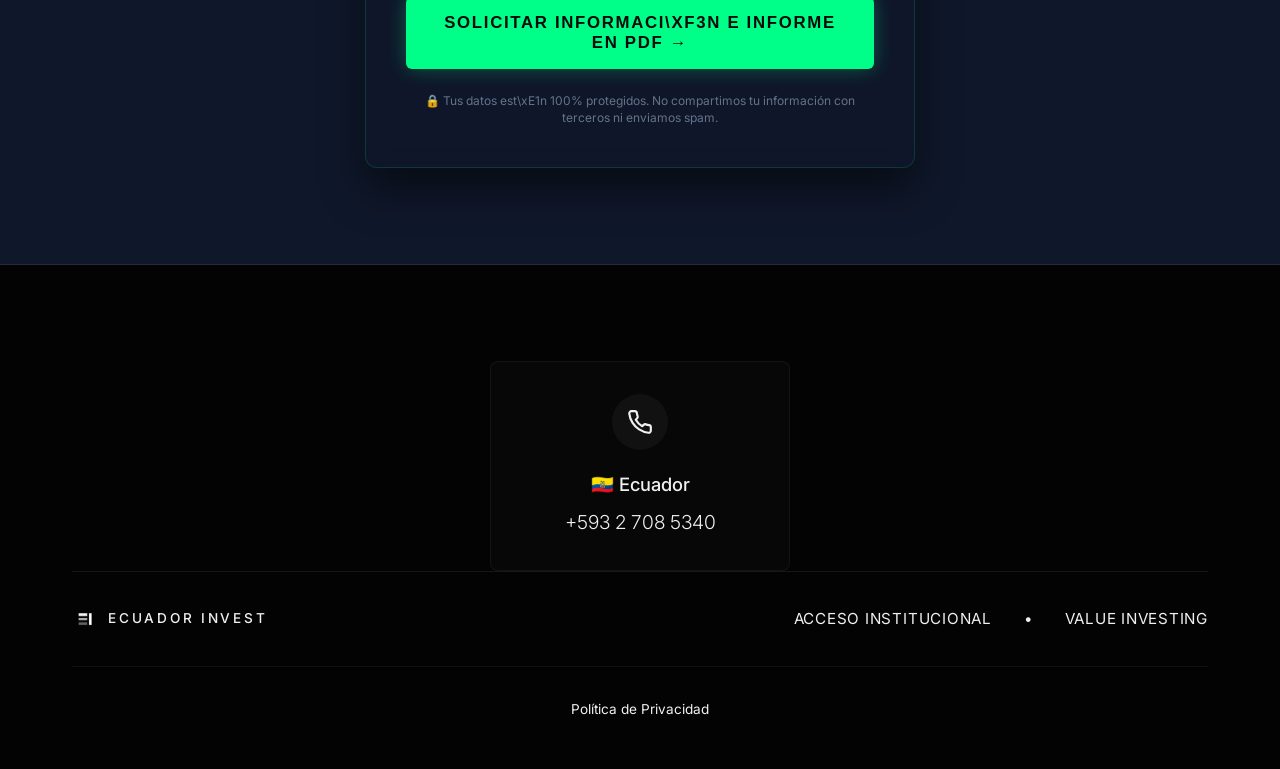
<file: fondo2026.html>
<!DOCTYPE html>
<html lang="es">
<head>
    <meta charset="UTF-8">
    <meta name="viewport" content="width=device-width, initial-scale=1.0">
    <title>Ecuador Invest | Fondo Warren Buffett</title>
    <link rel="icon" type="image/jpeg" href="favicon.jpg">
    <meta name="description" content="Accede al fondo que ha superado el 34% de rentabilidad anual promedio durante 65 años.">

    <!-- Google Fonts: Inter for minimal, clean, Swiss typography -->
    <link rel="preconnect" href="https://fonts.googleapis.com">
    <link rel="preconnect" href="https://fonts.gstatic.com" crossorigin>
    <link href="https://fonts.googleapis.com/css2?family=Inter:wght@300;400;500;600&display=swap" rel="stylesheet">

    <!-- Styles -->
    <link rel="stylesheet" href="style.css?v=2.1">
</head>
<body>

    <!-- Navigation Bar -->
    <nav class="navbar" id="navbar">
        <div class="container navbar-container">
            <a href="index.html" class="navbar-logo" style="display: flex; align-items: center; gap: 10px;">
                <img src="ei-logo-trans.png" alt="Ecuador Invest" style="height: 35px; width: auto;">
                <span class="logo-text">ECUADOR INVEST</span>
            </a>
            <div class="menu-toggle">
                <span class="bar"></span>
                <span class="bar"></span>
                <span class="bar"></span>
            </div>
                                    <ul class="nav-menu">
                <li class="nav-item"><a href="index.html" class="nav-link">INICIO</a></li>
                <li class="nav-item dropdown">
                    <a href="#" class="nav-link dropdown-toggle">INVERSIÓN ▾</a>
                    <ul class="dropdown-menu">
                        <li><a href="moderna.html" class="dropdown-item">MODERNA</a></li>
                        <li><a href="terafab.html" class="dropdown-item">TERAFAB</a></li>
                        <li><a href="fondoia.html" class="dropdown-item">FONDO DE IA</a></li>
                        <li><a href="fondo2026.html" class="dropdown-item">FONDO BERKSHIRE</a></li>
                        <li><a href="spacex.html" class="dropdown-item">IPO SPACEX</a></li>
                        <li><a href="oro.html" class="dropdown-item">ORO</a></li>
                    </ul>
                </li>
                
                <li class="nav-item"><a href="index.html#servicios" class="nav-link">SERVICIOS</a></li>
                <li class="nav-item"><a href="apertura.html" class="nav-link">APERTURA</a></li>
                <li class="nav-item"><a href="contacto.html" class="nav-link">CONTACTO</a></li>
            </ul>
        </div>
    </nav>

    <!-- SECCIÓN 1: Hero Section -->
    <section id="hero" class="hero section-dark" style="background-color: #000000; padding-top: 160px; padding-bottom: 80px; position: relative; overflow: hidden;">
        <div class="hero-bg-overlay" style="background: radial-gradient(circle at 80% 20%, rgba(255, 255, 255, 0.03) 0%, transparent 50%); position: absolute; top: 0; left: 0; right: 0; bottom: 0; pointer-events: none;"></div>
        <div class="container two-column-grid hero-grid" style="align-items: center; gap: 4rem;">
            <!-- Columna Izquierda (Contenido y Textos - alineado a la izquierda) -->
            <div class="hero-text fade-in-up" style="text-align: left; display: flex; flex-direction: column; align-items: flex-start;">
                <div class="hero-badge" style="background: rgba(255, 255, 255, 0.05); border: 1px solid rgba(255, 255, 255, 0.1); border-radius: 4px; padding: 0.4rem 0.8rem; margin-bottom: 1.5rem; display: inline-block;">
                    <span style="font-size: 0.75rem; font-weight: 600; letter-spacing: 1.5px; color: #fff; text-transform: uppercase;">DIVERSIFICACIÓN AUTOMÁTICA</span>
                </div>
                <h1 class="hero-title" style="font-size: clamp(2.2rem, 4.5vw, 3.5rem); font-weight: 700; line-height: 1.2; color: #fff; margin-bottom: 1.5rem; text-align: left;">El poder de invertir en +100 gigantes globales con una sola decisión.</h1>
                <div class="hero-description-block" style="color: #b0b5c6; font-size: 1.025rem; line-height: 1.65; margin-bottom: 2rem; max-width: 620px; display: flex; flex-direction: column; gap: 1rem; text-align: left;">
                    <p style="margin: 0; color: #b0b5c6;">Invierte en el fondo de uno de los inversores más exitosos de todos los tiempos. Warren Buffet es un inversor y empresario estadounidense que actualmente es una de las 10 personas más ricas del mundo y llegó a ocupar el primer puesto gracias a sus estrategias de inversión.</p>
                    <p style="margin: 0; color: #b0b5c6;">Dirige la compañía Berkshire Hathaway que gestiona fondos de inversión y es una de las más grandes del mundo con una capitalización de más de 600.000 millones de dólares.</p>
                    <p style="margin: 0; color: #b0b5c6;">Se lo conoce por utilizar una estrategia a la hora de invertir donde analiza los informes de la bolsa de valores y utiliza los fundamentos para invertir a largo plazo. Esto le permite obtener una rentabilidad superior al promedio y a su vez beneficiarse del interés compuesto para multiplicar el capital en el largo plazo.</p>
                </div>

                
                <div class="banco-guayaquil-badge" style="margin-top: 1rem; margin-bottom: 1.5rem; display: inline-flex; align-items: center; gap: 10px; padding: 8px 16px; background: rgba(255,255,255,0.08); border: 1px solid rgba(255,255,255,0.15); border-radius: 12px; backdrop-filter: blur(8px);">
                    <span style="font-size: 0.85rem; color: #e2e8f0; font-weight: 500;">Invierte a través de</span>
                    <div style="background: #ffffff; padding: 4px 8px; border-radius: 6px; display: flex; align-items: center; box-shadow: 0 2px 4px rgba(0,0,0,0.1);">
                        <img src="banco-guayaquil.png" alt="Banco Guayaquil" style="height: 22px; width: auto;">
                    </div>
                </div>

                <div class="hero-actions" style="margin-bottom: 0.5rem; width: 100%; display: flex; justify-content: flex-start;">
                    <a href="#formulario" class="btn-primary" style="padding: 1rem 2rem; font-size: 1.1rem; border-radius: 6px; text-transform: none; font-weight: 500;">Solicitar Informaci\xF3n e Informe</a>
                </div>
                <p style="font-size: 0.8rem; color: #6e768e; margin: 0; text-align: left; width: 100%;">100% gratuito. Sin compromiso de inversión.</p>
            </div>
            
            <!-- Columna Derecha: Video Animación -->
            <div class="col-visual fade-in-up delay-1" style="width: 100%;">
                <div id="hero-visual-container" style="width: 100%; display: flex; align-items: center; justify-content: center; position: relative;">
                    <video 
                      autoplay 
                      loop 
                      muted 
                      playsinline 
                      class="w-full h-auto max-h-[500px] object-cover rounded-2xl"
                      style="width: 100%; height: auto; max-height: 500px; object-fit: cover; border-radius: 16px; background-color: #0A0A0A;"
                    >
                      <source src="warrenv1.mp4" type="video/mp4">
                    </video>
                <div style="display: flex; justify-content: center; width: 100%;"></div>
                </div>
            </div>
        </div>
        <style>
            @media (max-width: 991px) {
                #hero {
                    padding-top: 120px !important;
                    padding-bottom: 60px !important;
                }
                .hero-grid {
                    gap: 3rem !important;
                }
                #hero-visual-container {
                    min-height: 350px !important;
                }
            }
        </style>
    </section>

    <!-- SECCIÓN 3: Sección de Autoridad -->
    <section id="approach" class="approach section-charcoal">
        <div class="container two-column-grid">
            <div class="col-visual fade-in-up" style="display: flex; align-items: center; justify-content: center;">
                <div class="phone-mockup-container" style="max-width: 450px; border-radius: 12px; overflow: hidden; box-shadow: 0 25px 50px rgba(0,0,0,0.5);">
                    <img src="warren-buffett.png" alt="Warren Buffett" style="width: 100%; display: block;">
                </div>
            </div>
            <div class="col-text fade-in-up delay-1">
                <h2 class="section-title">¿Por qué seguir los pasos de Warren Buffett?</h2>
                <div class="text-block">
                    <p>Warren Buffet es uno de los inversores y empresarios más exitosos de la historia, llegando a ocupar el primer puesto entre las personas más ricas del mundo gracias a su inigualable visión financiera.</p>
                    <p>Dirige Berkshire Hathaway, un gigante que cotiza en la bolsa de EE. UU. y gestiona fondos de inversión con una capitalización que supera los 600.000 millones de dólares.</p>
                </div>
            </div>
        </div>
    </section>

    <!-- SECCIÓN: El Dilema del Inversor -->
    <section id="dilema" style="background-color: #0F172A; padding: 6rem 0; position: relative; border-top: 1px solid rgba(255, 255, 255, 0.05);">
        <div class="container two-column-grid" style="align-items: center; gap: 4rem;">
            <!-- Columna 1: Contenido y Textos (Alineado a la izquierda) -->
            <div style="text-align: left; display: flex; flex-direction: column; align-items: flex-start;">
                <!-- Badge/Etiqueta superior -->
                <div style="background: rgba(255, 255, 255, 0.04); border: 1px solid rgba(255, 255, 255, 0.08); border-radius: 4px; padding: 0.4rem 0.8rem; margin-bottom: 1.5rem; display: inline-block;">
                    <span style="font-size: 0.75rem; font-weight: 600; letter-spacing: 1.5px; color: #a0aec0; text-transform: uppercase;">EL DESAFÍO DEL INVERSOR</span>
                </div>
                
                <!-- Título H2 -->
                <h2 class="section-title" style="font-size: clamp(2rem, 3.5vw, 2.6rem); font-weight: 700; line-height: 1.25; color: #fff; margin-bottom: 1rem; text-align: left;">
                    ¿Construir una cartera sólida o perder el tiempo adivinando el mercado?
                </h2>
                
                <!-- Párrafo introductorio -->
                <p style="font-size: 1.1rem; line-height: 1.6; color: #94a3b8; margin: 0; max-width: 600px;">
                    La mayoría de los inversores individuales se enfrentan a un dilema constante al intentar proteger y hacer crecer su patrimonio.
                </p>
            </div>
            
            <!-- Columna 2: Las 3 Opciones (Alineado a la derecha) -->
            <div style="width: 100%; display: flex; flex-direction: column; gap: 1.2rem;">
                <!-- Tarjeta 1 -->
                <div style="background: rgba(255, 255, 255, 0.02); border: 1px solid rgba(255, 255, 255, 0.04); border-left: 3px solid #ef4444; border-radius: 6px; padding: 1.2rem 1.5rem; text-align: left;">
                    <h4 style="font-size: 1.05rem; font-weight: 600; color: #f87171; margin: 0 0 0.4rem 0;">Comprar acciones individuales</h4>
                    <p style="font-size: 0.95rem; line-height: 1.5; color: #94a3b8; margin: 0;">Exige cientos de horas de análisis y asume un riesgo de concentración elevado.</p>
                </div>
                <!-- Tarjeta 2 -->
                <div style="background: rgba(255, 255, 255, 0.02); border: 1px solid rgba(255, 255, 255, 0.04); border-left: 3px solid #ef4444; border-radius: 6px; padding: 1.2rem 1.5rem; text-align: left;">
                    <h4 style="font-size: 1.05rem; font-weight: 600; color: #f87171; margin: 0 0 0.4rem 0;">Invertir en fondos tradicionales</h4>
                    <p style="font-size: 0.95rem; line-height: 1.5; color: #94a3b8; margin: 0;">Comisiones de gestión continuas que merman tu rentabilidad y rara vez superan al mercado.</p>
                </div>
                <!-- Bloque destacado de "Solución (La Tercera Vía)" -->
                <div style="background: rgba(34, 197, 94, 0.03); border: 1px solid rgba(34, 197, 94, 0.1); border-left: 3px solid #22c55e; border-radius: 6px; padding: 1.5rem; text-align: left;">
                    <h4 style="font-size: 1.05rem; font-weight: 600; color: #4ade80; margin: 0 0 0.5rem 0; text-transform: uppercase; letter-spacing: 1px;">Existe una tercera vía</h4>
                    <p style="font-size: 0.95rem; line-height: 1.6; color: #cbd5e1; margin: 0;">
                        Invertir en una estructura de asignación de capital ya construida, que adquiere negocios rentables y reinvierte cada dólar generado para maximizar tu patrimonio de forma automática.
                    </p>
                </div>
            </div>
        </div>
        <style>
            @media (max-width: 991px) {
                #dilema {
                    padding: 4rem 0 !important;
                }
            }
        </style>
    </section>

    <!-- SECCIÓN 2: Bloque de Estadísticas (Grid de 3 columnas) -->
    <section id="stats" class="strategy section-navy border-top">
        <div class="container fade-in-up">
            <div class="three-column-grid" style="display: grid; grid-template-columns: repeat(auto-fit, minmax(300px, 1fr)); gap: 3rem;">
                <div class="principle-card">
                    <div class="principle-line"></div>
                    <h3 class="principle-title" style="font-size: 3rem; color: #fff; margin-bottom: 0.5rem;">+20,5%</h3>
                    <p class="principle-text" style="font-size: 1.1rem;">Rentabilidad anual promedio histórica.</p>
                </div>
                <div class="principle-card delay-1">
                    <div class="principle-line"></div>
                    <h3 class="principle-title" style="font-size: 3rem; color: #fff; margin-bottom: 0.5rem;">65 Años</h3>
                    <p class="principle-text" style="font-size: 1.1rem;">De trayectoria superando al mercado.</p>
                </div>
                <div class="principle-card delay-2">
                    <div class="principle-line"></div>
                    <h3 class="principle-title" style="font-size: 3rem; color: #fff; margin-bottom: 0.5rem;">+2,7M%</h3>
                    <p class="principle-text" style="font-size: 1.1rem;">Crecimiento histórico acumulado.</p>
                </div>
            </div>
        </div>
    </section>

    <!-- SECCIÓN: Anatomía del Titán -->
    <section id="anatomia" style="background-color: #0A0A0A; padding: 6rem 0; position: relative; border-top: 1px solid rgba(255, 255, 255, 0.05);">
        <div class="container" style="display: flex; flex-direction: column; gap: 4rem;">
            
            <!-- Encabezado de Sección Centrado -->
            <div class="fade-in-up" style="text-align: center; max-width: 800px; margin: 0 auto;">
                <!-- Badge/Etiqueta superior -->
                <div style="background: rgba(255, 255, 255, 0.04); border: 1px solid rgba(255, 255, 255, 0.08); border-radius: 4px; padding: 0.4rem 0.8rem; margin-bottom: 1.5rem; display: inline-block;">
                    <span style="font-size: 0.75rem; font-weight: 600; letter-spacing: 1.5px; color: #a0aec0; text-transform: uppercase;">COBERTURA Y DIVERSIFICACIÓN</span>
                </div>
                <!-- Título H2 -->
                <h2 class="section-title" style="font-size: clamp(2rem, 3.5vw, 2.6rem); font-weight: 700; line-height: 1.25; color: #fff; margin-bottom: 1rem; text-align: center;">
                    No es solo una acción. Es un imperio corporativo.
                </h2>
                <!-- Subtítulo / Párrafo -->
                <p style="font-size: 1.1rem; line-height: 1.6; color: #94a3b8; margin: 0; text-align: center;">
                    Con una sola decisión accedes a una combinación equilibrada de gigantes que cotizan en bolsa y empresas operativas privadas que generan flujo de caja todos los días.
                </p>
            </div>
            
            <!-- Layout Principal (2 Columnas: Públicas a la izquierda, Privadas a la derecha) -->
            <div class="two-column-grid" style="align-items: stretch; gap: 4rem;">
                
                <!-- Columna 1: Empresas Públicas (Izquierda) -->
                <div class="fade-in-up" style="width: 100%;">
                    <div style="background: rgba(255, 255, 255, 0.02); border: 1px solid rgba(255, 255, 255, 0.05); border-radius: 8px; padding: 2rem; box-shadow: 0 10px 30px rgba(0,0,0,0.2); height: 100%;">
                        <h3 style="font-size: 1.3rem; font-weight: 600; color: #fff; margin: 0 0 0.5rem 0; display: flex; align-items: center; gap: 0.6rem;">
                            <span style="color: #63b3ed;">●</span> Las Empresas Públicas (~40 Compañías)
                        </h3>
                        <p style="font-size: 0.95rem; line-height: 1.5; color: #94a3b8; margin-bottom: 1.5rem;">
                            Participaciones masivas en las marcas globales más dominantes del mercado de valores.
                        </p>
                        
                        <!-- Tags / Etiquetas por categorías -->
                        <div style="display: flex; flex-direction: column; gap: 1rem;">
                            <div>
                                <span style="font-size: 0.8rem; font-weight: 600; text-transform: uppercase; letter-spacing: 0.5px; color: #718096; display: block; margin-bottom: 0.5rem;">Tecnología y Consumo</span>
                                <div style="display: flex; flex-wrap: wrap; gap: 0.5rem;">
                                    <span style="background: rgba(99, 179, 237, 0.1); border: 1px solid rgba(99, 179, 237, 0.2); color: #90cdf4; font-size: 0.85rem; padding: 0.3rem 0.8rem; border-radius: 4px; font-weight: 500;">Apple</span>
                                    <span style="background: rgba(99, 179, 237, 0.1); border: 1px solid rgba(99, 179, 237, 0.2); color: #90cdf4; font-size: 0.85rem; padding: 0.3rem 0.8rem; border-radius: 4px; font-weight: 500;">Coca-Cola</span>
                                </div>
                            </div>
                            <div>
                                <span style="font-size: 0.8rem; font-weight: 600; text-transform: uppercase; letter-spacing: 0.5px; color: #718096; display: block; margin-bottom: 0.5rem;">Servicios Financieros</span>
                                <div style="display: flex; flex-wrap: wrap; gap: 0.5rem;">
                                    <span style="background: rgba(99, 179, 237, 0.1); border: 1px solid rgba(99, 179, 237, 0.2); color: #90cdf4; font-size: 0.85rem; padding: 0.3rem 0.8rem; border-radius: 4px; font-weight: 500;">American Express</span>
                                    <span style="background: rgba(99, 179, 237, 0.1); border: 1px solid rgba(99, 179, 237, 0.2); color: #90cdf4; font-size: 0.85rem; padding: 0.3rem 0.8rem; border-radius: 4px; font-weight: 500;">Bank of America</span>
                                    <span style="background: rgba(99, 179, 237, 0.1); border: 1px solid rgba(99, 179, 237, 0.2); color: #90cdf4; font-size: 0.85rem; padding: 0.3rem 0.8rem; border-radius: 4px; font-weight: 500;">Moody's</span>
                                </div>
                            </div>
                            <div>
                                <span style="font-size: 0.8rem; font-weight: 600; text-transform: uppercase; letter-spacing: 0.5px; color: #718096; display: block; margin-bottom: 0.5rem;">Energía e Industria</span>
                                <div style="display: flex; flex-wrap: wrap; gap: 0.5rem;">
                                    <span style="background: rgba(99, 179, 237, 0.1); border: 1px solid rgba(99, 179, 237, 0.2); color: #90cdf4; font-size: 0.85rem; padding: 0.3rem 0.8rem; border-radius: 4px; font-weight: 500;">Chevron</span>
                                    <span style="background: rgba(99, 179, 237, 0.1); border: 1px solid rgba(99, 179, 237, 0.2); color: #90cdf4; font-size: 0.85rem; padding: 0.3rem 0.8rem; border-radius: 4px; font-weight: 500;">Occidental Petroleum</span>
                                </div>
                            </div>
                        </div>
                    </div>
                </div>
                
                <!-- Columna 2: Empresas Privadas (Derecha) -->
                <div class="fade-in-up delay-1" style="width: 100%;">
                    <div style="background: rgba(255, 255, 255, 0.02); border: 1px solid rgba(255, 255, 255, 0.05); border-radius: 8px; padding: 2rem; box-shadow: 0 10px 30px rgba(0,0,0,0.2); height: 100%;">
                        <h3 style="font-size: 1.3rem; font-weight: 600; color: #fff; margin: 0 0 0.5rem 0; display: flex; align-items: center; gap: 0.6rem;">
                            <span style="color: #48bb78;">●</span> Las Empresas Privadas (~60 Subsidiarias)
                        </h3>
                        <p style="font-size: 0.95rem; line-height: 1.5; color: #94a3b8; margin-bottom: 1.5rem;">
                            Propiedad del 100% de negocios operativos consolidados en sectores estratégicos.
                        </p>
                        
                        <!-- Tags / Etiquetas por categorías -->
                        <div style="display: flex; flex-direction: column; gap: 1rem;">
                            <div>
                                <span style="font-size: 0.8rem; font-weight: 600; text-transform: uppercase; letter-spacing: 0.5px; color: #718096; display: block; margin-bottom: 0.5rem;">Infraestructura y Transporte</span>
                                <div style="display: flex; flex-wrap: wrap; gap: 0.5rem;">
                                    <span style="background: rgba(72, 187, 120, 0.1); border: 1px solid rgba(72, 187, 120, 0.2); color: #98e2b1; font-size: 0.85rem; padding: 0.3rem 0.8rem; border-radius: 4px; font-weight: 500;">BNSF Railway</span>
                                </div>
                            </div>
                            <div>
                                <span style="font-size: 0.8rem; font-weight: 600; text-transform: uppercase; letter-spacing: 0.5px; color: #718096; display: block; margin-bottom: 0.5rem;">Seguros (Generadores de Float)</span>
                                <div style="display: flex; flex-wrap: wrap; gap: 0.5rem;">
                                    <span style="background: rgba(72, 187, 120, 0.1); border: 1px solid rgba(72, 187, 120, 0.2); color: #98e2b1; font-size: 0.85rem; padding: 0.3rem 0.8rem; border-radius: 4px; font-weight: 500;">GEICO</span>
                                    <span style="background: rgba(72, 187, 120, 0.1); border: 1px solid rgba(72, 187, 120, 0.2); color: #98e2b1; font-size: 0.85rem; padding: 0.3rem 0.8rem; border-radius: 4px; font-weight: 500;">General Re</span>
                                </div>
                            </div>
                            <div>
                                <span style="font-size: 0.8rem; font-weight: 600; text-transform: uppercase; letter-spacing: 0.5px; color: #718096; display: block; margin-bottom: 0.5rem;">Marcas Industriales y Consumo</span>
                                <div style="display: flex; flex-wrap: wrap; gap: 0.5rem;">
                                    <span style="background: rgba(72, 187, 120, 0.1); border: 1px solid rgba(72, 187, 120, 0.2); color: #98e2b1; font-size: 0.85rem; padding: 0.3rem 0.8rem; border-radius: 4px; font-weight: 500;">Duracell</span>
                                    <span style="background: rgba(72, 187, 120, 0.1); border: 1px solid rgba(72, 187, 120, 0.2); color: #98e2b1; font-size: 0.85rem; padding: 0.3rem 0.8rem; border-radius: 4px; font-weight: 500;">Dairy Queen</span>
                                    <span style="background: rgba(72, 187, 120, 0.1); border: 1px solid rgba(72, 187, 120, 0.2); color: #98e2b1; font-size: 0.85rem; padding: 0.3rem 0.8rem; border-radius: 4px; font-weight: 500;">Fruit of the Loom</span>
                                    <span style="background: rgba(72, 187, 120, 0.1); border: 1px solid rgba(72, 187, 120, 0.2); color: #98e2b1; font-size: 0.85rem; padding: 0.3rem 0.8rem; border-radius: 4px; font-weight: 500;">NetJets</span>
                                </div>
                            </div>
                        </div>
                    </div>
                </div>
                
            </div>
        </div>
        <style>
            @media (max-width: 991px) {
                #anatomia {
                    padding: 4rem 0 !important;
                }
            }
        </style>
    </section>



    <!-- SECCIÓN: El Poder del Interés Compuesto -->
    <section id="interes-compuesto" style="background-color: #0F172A; padding: 6rem 0; position: relative; border-top: 1px solid rgba(255, 255, 255, 0.05);">
        <div class="container two-column-grid" style="align-items: center; gap: 4rem;">
            
            <!-- Columna 1: Contenido y Métricas -->
            <div style="text-align: left; display: flex; flex-direction: column; align-items: flex-start;">
                <!-- Badge/Etiqueta superior -->
                <div style="background: rgba(255, 255, 255, 0.04); border: 1px solid rgba(255, 255, 255, 0.08); border-radius: 4px; padding: 0.4rem 0.8rem; margin-bottom: 1.5rem; display: inline-block;">
                    <span style="font-size: 0.75rem; font-weight: 600; letter-spacing: 1.5px; color: #a0aec0; text-transform: uppercase;">CRECIMIENTO EXPONENCIAL</span>
                </div>
                
                <!-- Título H2 -->
                <h2 class="section-title" style="font-size: clamp(2rem, 3.5vw, 2.6rem); font-weight: 700; line-height: 1.25; color: #fff; margin-bottom: 1rem; text-align: left;">
                    El impacto real de un 20,5% anual compuesto.
                </h2>
                
                <!-- Párrafo introductorio -->
                <p style="font-size: 1.1rem; line-height: 1.6; color: #94a3b8; margin-bottom: 2.5rem; max-width: 600px;">
                    El verdadero secreto de esta inversión no es solo la rentabilidad, sino lo que sucede cuando el capital trabaja sin interrupciones año tras año.
                </p>
                
                <!-- Bloque de Métricas / Tarjetas Destacadas -->
                <div style="display: flex; flex-direction: column; gap: 1.5rem; width: 100%; margin-bottom: 2rem;">
                    <!-- Tarjeta 1 -->
                    <div style="background: rgba(255, 255, 255, 0.02); border: 1px solid rgba(255, 255, 255, 0.04); border-radius: 8px; padding: 1.5rem;">
                        <span style="font-size: 0.85rem; font-weight: 500; color: #94a3b8; display: block; margin-bottom: 0.5rem;">Si hubieras invertido $10.000 USD hace 10 años</span>
                        <div style="font-size: clamp(2rem, 4vw, 2.8rem); font-weight: 800; color: #00FF88; line-height: 1; margin-bottom: 0.5rem; font-family: 'Inter', sans-serif;">
                            $64.546 USD
                        </div>
                        <span style="font-size: 0.9rem; color: #cbd5e1;">Multiplicaste tu capital inicial por 6,4 veces.</span>
                    </div>
                    
                    <!-- Tarjeta 2 -->
                    <div style="background: rgba(255, 255, 255, 0.02); border: 1px solid rgba(255, 255, 255, 0.04); border-radius: 8px; padding: 1.5rem;">
                        <span style="font-size: 0.85rem; font-weight: 500; color: #94a3b8; display: block; margin-bottom: 0.5rem;">Dejando crecer ese mismo capital 10 años más</span>
                        <div style="font-size: clamp(2rem, 4vw, 2.8rem); font-weight: 800; color: #00FF88; line-height: 1; margin-bottom: 0.5rem; font-family: 'Inter', sans-serif;">
                            $416.620 USD
                        </div>
                        <span style="font-size: 0.9rem; color: #cbd5e1;">Un crecimiento de 41,6 veces el monto original.</span>
                    </div>
                </div>
                
                <!-- Nota aclaratoria -->
                <p style="font-size: 0.75rem; line-height: 1.4; color: #64748b; margin: 0;">
                    *Cálculo basado en el rendimiento histórico promedio compuesto de Berkshire Hathaway (1965–Presente). Rendimientos pasados no garantizan rendimientos futuros.
                </p>
            </div>
            
            <!-- Columna 2: Espacio Reservado para Diseño -->
            <div style="width: 100%;">
                <div id="interes-compuesto-visual-container" style="width: 100%; min-height: 400px; background: rgba(255, 255, 255, 0.01); border: 1px dashed rgba(0, 255, 136, 0.15); border-radius: 12px; display: flex; align-items: center; justify-content: center; position: relative; box-shadow: 0 0 20px rgba(0, 255, 136, 0.02);">
                    <!-- ESPACIO RESERVADO PARA DISEÑO VISUAL -->
                    <span style="color: rgba(0, 255, 136, 0.25); font-size: 0.85rem; font-weight: 500; text-transform: uppercase; letter-spacing: 2px; text-align: center; padding: 2rem;">
                        Espacio Reservado para Diseño Visual
                    </span>
                </div>
            </div>
        </div>
        <style>
            @media (max-width: 991px) {
                #interes-compuesto {
                    padding: 4rem 0 !important;
                }
                #interes-compuesto-visual-container {
                    min-height: 300px !important;
                    margin-top: 2rem;
                }
            }
        </style>
    </section>

    <!-- SECCIÓN 4: La Estrategia -->
    <section id="context" class="context bg-circuit text-center">
        <div class="container container-medium fade-in-up">
            <h2 class="section-title">La magia del largo plazo y el Value Investing</h2>
            <div class="context-text-block">
                <p>Su estrategia es clara: analizar los fundamentos del mercado e invertir en empresas sólidas a largo plazo. ¿El resultado? Desde que comenzó hace 65 años, el fondo ha crecido un impresionante 2.772.328%.</p>
                
                <div style="background: rgba(255,255,255,0.03); border: 1px solid rgba(255,255,255,0.1); border-radius: 12px; padding: 3rem; margin-top: 3rem; box-shadow: 0 10px 30px rgba(0,0,0,0.3);">
                    <p class="text-emphasis" style="margin: 0; font-size: 1.25rem; line-height: 1.8;">Para ponerlo en perspectiva: si hace 65 años hubieses invertido solo <span class="text-highlight">$1.000 USD</span>, y gracias al poder de la rentabilidad promedio (20,5%) combinada con el interés compuesto,<br><span class="text-highlight" style="font-size: 1.8rem; display: block; margin-top: 1rem;">¡hoy tendrías más de 29 millones de dólares!</span></p>
                </div>
            </div>
        </div>
    </section>

    <!-- SECCIÓN: Las Ventajas Injustas -->
    <section id="ventajas-injustas" style="background-color: #0A0A0A; padding: 6rem 0; position: relative; border-top: 1px solid rgba(255, 255, 255, 0.05);">
        <div class="container" style="display: flex; flex-direction: column; gap: 4rem;">
            
            <!-- Encabezado de Sección Centrado -->
            <div class="fade-in-up" style="text-align: center; max-width: 800px; margin: 0 auto;">
                <!-- Badge/Etiqueta superior -->
                <div style="background: rgba(255, 255, 255, 0.04); border: 1px solid rgba(255, 255, 255, 0.08); border-radius: 4px; padding: 0.4rem 0.8rem; margin-bottom: 1.5rem; display: inline-block;">
                    <span style="font-size: 0.75rem; font-weight: 600; letter-spacing: 1.5px; color: #a0aec0; text-transform: uppercase;">EFICIENCIA FINANCIERA</span>
                </div>
                
                <!-- Título H2 -->
                <h2 class="section-title" style="font-size: clamp(2rem, 3.5vw, 2.6rem); font-weight: 700; line-height: 1.25; color: #fff; margin-bottom: 1rem; text-align: center;">
                    Por qué supera a un fondo o ETF tradicional.
                </h2>
                
                <!-- Párrafo introductorio -->
                <p style="font-size: 1.1rem; line-height: 1.6; color: #94a3b8; margin: 0; text-align: center;">
                    Berkshire Hathaway no es un fondo de inversión común; es una estructura corporativa diseñada para maximizar el retorno del inversor sin las fricciones del sistema tradicional.
                </p>
            </div>
            
            <!-- Grid de 3 Columnas para las Ventajas (Alineación Horizontal) -->
            <div class="fade-in-up" style="display: grid; grid-template-columns: repeat(auto-fit, minmax(280px, 1fr)); gap: 2rem; width: 100%;">
                <!-- Ventaja 1 -->
                <div style="background: rgba(255, 255, 255, 0.02); border: 1px solid rgba(255, 255, 255, 0.04); border-radius: 8px; padding: 2rem; display: flex; flex-direction: column; gap: 1.2rem; align-items: flex-start; height: 100%;">
                    <div style="display: inline-flex; align-items: center; justify-content: center; width: 36px; height: 36px; background: rgba(99, 179, 237, 0.1); border-radius: 50%; color: #63b3ed; font-weight: bold; flex-shrink: 0;">%</div>
                    <div>
                        <h4 style="font-size: 1.1rem; font-weight: 600; color: #fff; margin: 0 0 0.5rem 0;">0% Comisiones de Gestión</h4>
                        <p style="font-size: 0.95rem; line-height: 1.5; color: #94a3b8; margin: 0;">A diferencia de los fondos de inversión tradicionales o administrados que cobran comisiones anuales (1% a 2%), en Berkshire el 100% de tu capital trabaja para ti.</p>
                    </div>
                </div>
                
                <!-- Ventaja 2 -->
                <div style="background: rgba(255, 255, 255, 0.02); border: 1px solid rgba(255, 255, 255, 0.04); border-radius: 8px; padding: 2rem; display: flex; flex-direction: column; gap: 1.2rem; align-items: flex-start; height: 100%;">
                    <div style="display: inline-flex; align-items: center; justify-content: center; width: 36px; height: 36px; background: rgba(99, 179, 237, 0.1); border-radius: 50%; color: #63b3ed; font-weight: bold; flex-shrink: 0;">$</div>
                    <div>
                        <h4 style="font-size: 1.1rem; font-weight: 600; color: #fff; margin: 0 0 0.5rem 0;">Apalancamiento Gratuito (El "Float")</h4>
                        <p style="font-size: 0.95rem; line-height: 1.5; color: #94a3b8; margin: 0;">Utiliza las primas cobradas por sus aseguradoras (GEICO, General Re) como capital a costo casi cero para adquirir nuevos negocios y acciones.</p>
                    </div>
                </div>
                
                <!-- Ventaja 3 -->
                <div style="background: rgba(255, 255, 255, 0.02); border: 1px solid rgba(255, 255, 255, 0.04); border-radius: 8px; padding: 2rem; display: flex; flex-direction: column; gap: 1.2rem; align-items: flex-start; height: 100%;">
                    <div style="display: inline-flex; align-items: center; justify-content: center; width: 36px; height: 36px; background: rgba(99, 179, 237, 0.1); border-radius: 50%; color: #63b3ed; font-weight: bold; flex-shrink: 0;">⚡</div>
                    <div>
                        <h4 style="font-size: 1.1rem; font-weight: 600; color: #fff; margin: 0 0 0.5rem 0;">Máxima Eficiencia Fiscal</h4>
                        <p style="font-size: 0.95rem; line-height: 1.5; color: #94a3b8; margin: 0;">Los dividendos cobrados de sus empresas se reinvierten internamente sin generar eventos impositivos inmediatos para el accionista hasta el momento de la venta.</p>
                    </div>
                </div>
            </div>
        </div>
        <style>
            @media (max-width: 991px) {
                #ventajas-injustas {
                    padding: 4rem 0 !important;
                }
            }
        </style>
    </section>

    <!-- SECCIÓN: El Aval Histórico -->
    <section id="aval-historico" style="background-color: #0F172A; padding: 6rem 0; position: relative; border-top: 1px solid rgba(255, 255, 255, 0.05);">
        <div class="container two-column-grid" style="align-items: center; gap: 4rem;">
            
            <!-- Columna 1: Espacio Reservado para Diseño (Izquierda) -->
            <div style="width: 100%;">
                <div id="aval-historico-visual-container" style="width: 100%; min-height: 400px; background: rgba(255, 255, 255, 0.01); border: 1px dashed rgba(255, 255, 255, 0.08); border-radius: 12px; display: flex; align-items: center; justify-content: center; position: relative; box-shadow: inset 0 20px 40px rgba(0,0,0,0.3); backdrop-filter: blur(5px);">
                    <!-- ESPACIO RESERVADO PARA DISEÑO VISUAL -->
                    <span style="color: rgba(255, 255, 255, 0.25); font-size: 0.85rem; font-weight: 500; text-transform: uppercase; letter-spacing: 2px; text-align: center; padding: 2rem;">
                        Espacio Reservado para Diseño Visual
                    </span>
                </div>
            </div>

            <!-- Columna 2: Contenido y Trayectoria (Derecha) -->
            <div style="text-align: left; display: flex; flex-direction: column; align-items: flex-start;">
                <!-- Badge/Etiqueta superior -->
                <div style="background: rgba(255, 255, 255, 0.04); border: 1px solid rgba(255, 255, 255, 0.08); border-radius: 4px; padding: 0.4rem 0.8rem; margin-bottom: 1.5rem; display: inline-block;">
                    <span style="font-size: 0.75rem; font-weight: 600; letter-spacing: 1.5px; color: #a0aec0; text-transform: uppercase;">TRAYECTORIA Y SOLVENCIA</span>
                </div>
                
                <!-- Título H2 -->
                <h2 class="section-title" style="font-size: clamp(2rem, 3.5vw, 2.6rem); font-weight: 700; line-height: 1.25; color: #fff; margin-bottom: 1rem; text-align: left;">
                    Más de 50 años resistiendo y superando cualquier ciclo económico.
                </h2>
                
                <!-- Párrafo introductorio -->
                <p style="font-size: 1.1rem; line-height: 1.6; color: #94a3b8; margin-bottom: 2.5rem; max-width: 600px;">
                    Desde crisis financieras hasta burbujas tecnológicas, la compa\xF1\xEDa ha demostrado una disciplina inquebrantable fundada en el principio del Value Investing y la preservación del capital.
                </p>
                
                <!-- Bloque de 3 Pilares de Solvencia -->
                <div style="display: flex; flex-direction: column; gap: 1.5rem; width: 100%;">
                    <!-- Pilar 1 -->
                    <div style="display: flex; gap: 1rem; align-items: flex-start;">
                        <span style="font-size: 1.2rem; color: #63b3ed; line-height: 1; flex-shrink: 0; margin-top: 0.2rem;">✦</span>
                        <div>
                            <h4 style="font-size: 1.1rem; font-weight: 600; color: #fff; margin: 0 0 0.4rem 0;">Ventajas Competitivas Duraderas ("Moats")</h4>
                            <p style="font-size: 0.95rem; line-height: 1.5; color: #94a3b8; margin: 0;">Inversión exclusiva en empresas indispensables con marcas sólidas, barreras de entrada altas y poder de fijación de precios.</p>
                        </div>
                    </div>
                    
                    <!-- Pilar 2 -->
                    <div style="display: flex; gap: 1rem; align-items: flex-start;">
                        <span style="font-size: 1.2rem; color: #63b3ed; line-height: 1; flex-shrink: 0; margin-top: 0.2rem;">✦</span>
                        <div>
                            <h4 style="font-size: 1.1rem; font-weight: 600; color: #fff; margin: 0 0 0.4rem 0;">Reservas de Efectivo Gigantescas</h4>
                            <p style="font-size: 0.95rem; line-height: 1.5; color: #94a3b8; margin: 0;">Mantiene miles de millones en liquidez listos para actuar y adquirir grandes activos con descuento durante momentos de pánico en el mercado.</p>
                        </div>
                    </div>
                    
                    <!-- Pilar 3 -->
                    <div style="display: flex; gap: 1rem; align-items: flex-start;">
                        <span style="font-size: 1.2rem; color: #63b3ed; line-height: 1; flex-shrink: 0; margin-top: 0.2rem;">✦</span>
                        <div>
                            <h4 style="font-size: 1.1rem; font-weight: 600; color: #fff; margin: 0 0 0.4rem 0;">Visión Intergeneracional</h4>
                            <p style="font-size: 0.95rem; line-height: 1.5; color: #94a3b8; margin: 0;">Una cultura corporativa y un equipo de asignación de capital estructurados para trascender a sus fundadores y seguir creando valor durante décadas.</p>
                        </div>
                    </div>
                </div>
            </div>
        </div>
        <style>
            @media (max-width: 991px) {
                #aval-historico {
                    padding: 4rem 0 !important;
                }
                #aval-historico-visual-container {
                    min-height: 300px !important;
                    margin-bottom: 2rem;
                }
            }
        </style>
    </section>



    <!-- SECCIÓN: Preguntas Frecuentes (FAQ) -->
    <section id="faq" style="background-color: #0A0A0A; padding: 6rem 0; position: relative; border-top: 1px solid rgba(255, 255, 255, 0.05);">
        <div class="container" style="display: flex; flex-direction: column; align-items: center; gap: 3rem;">
            
            <!-- Encabezado de Sección Centrado -->
            <div class="fade-in-up" style="text-align: center; max-width: 800px; margin: 0 auto;">
                <!-- Badge/Etiqueta superior -->
                <div style="background: rgba(255, 255, 255, 0.04); border: 1px solid rgba(255, 255, 255, 0.08); border-radius: 4px; padding: 0.4rem 0.8rem; margin-bottom: 1.5rem; display: inline-block;">
                    <span style="font-size: 0.75rem; font-weight: 600; letter-spacing: 1.5px; color: #a0aec0; text-transform: uppercase;">RESOLVIENDO TUS DUDAS</span>
                </div>
                
                <!-- Título H2 -->
                <h2 class="section-title" style="font-size: clamp(2rem, 3.5vw, 2.6rem); font-weight: 700; line-height: 1.25; color: #fff; margin-bottom: 1rem; text-align: center;">
                    Preguntas frecuentes sobre esta oportunidad.
                </h2>
                
                <!-- Párrafo introductorio -->
                <p style="font-size: 1.1rem; line-height: 1.6; color: #94a3b8; margin: 0; text-align: center;">
                    Despejamos las inquietudes clave para que tomes una decisión informada y con total seguridad.
                </p>
            </div>
            
            <!-- Acordeón de Preguntas y Respuestas Centrado -->
            <div class="fade-in-up" style="display: flex; flex-direction: column; gap: 1rem; width: 100%; max-width: 800px; margin: 0 auto;">
                
                <!-- Pregunta 1 -->
                <details class="faq-item" style="background: rgba(255, 255, 255, 0.02); border: 1px solid rgba(255, 255, 255, 0.04); border-radius: 8px; overflow: hidden; width: 100%; transition: all 0.3s ease;">
                    <summary style="font-size: 1.05rem; font-weight: 600; color: #fff; padding: 1.2rem 1.5rem; cursor: pointer; list-style: none; display: flex; justify-content: space-between; align-items: center; user-select: none;">
                        <span>¿Necesito una fortuna para empezar a invertir?</span>
                        <span class="faq-icon" style="color: #63b3ed; font-size: 1.2rem; transition: transform 0.3s;">+</span>
                    </summary>
                    <div style="padding: 0 1.5rem 1.5rem; font-size: 0.95rem; line-height: 1.6; color: #94a3b8; text-align: left;">
                        No. Aunque las acciones Clase A son históricamente las más caras del mundo, existen las acciones Clase B (BRK.B), diseñadas para ser 100% accesibles para cualquier inversor manteniendo exactamente los mismos beneficios económicos proporcionales.
                    </div>
                </details>
                
                <!-- Pregunta 2 -->
                <details class="faq-item" style="background: rgba(255, 255, 255, 0.02); border: 1px solid rgba(255, 255, 255, 0.04); border-radius: 8px; overflow: hidden; width: 100%; transition: all 0.3s ease;">
                    <summary style="font-size: 1.05rem; font-weight: 600; color: #fff; padding: 1.2rem 1.5rem; cursor: pointer; list-style: none; display: flex; justify-content: space-between; align-items: center; user-select: none;">
                        <span>¿Qué garantiza la continuidad del rendimiento a futuro?</span>
                        <span class="faq-icon" style="color: #63b3ed; font-size: 1.2rem; transition: transform 0.3s;">+</span>
                    </summary>
                    <div style="padding: 0 1.5rem 1.5rem; font-size: 0.95rem; line-height: 1.6; color: #94a3b8; text-align: left;">
                        Berkshire Hathaway no depende de una sola persona; es una institución con una cultura descentralizada, directivos especializados en cada subsidiaria y un equipo de asignación de capital preparado para continuar la misma filosofía durante décadas.
                    </div>
                </details>
                
                <!-- Pregunta 3 -->
                <details class="faq-item" style="background: rgba(255, 255, 255, 0.02); border: 1px solid rgba(255, 255, 255, 0.04); border-radius: 8px; overflow: hidden; width: 100%; transition: all 0.3s ease;">
                    <summary style="font-size: 1.05rem; font-weight: 600; color: #fff; padding: 1.2rem 1.5rem; cursor: pointer; list-style: none; display: flex; justify-content: space-between; align-items: center; user-select: none;">
                        <span>¿Existen comisiones ocultas o cobros por gestión?</span>
                        <span class="faq-icon" style="color: #63b3ed; font-size: 1.2rem; transition: transform 0.3s;">+</span>
                    </summary>
                    <div style="padding: 0 1.5rem 1.5rem; font-size: 0.95rem; line-height: 1.6; color: #94a3b8; text-align: left;">
                        No. Al comprar la acción directamente no pagas las comisiones de gestión anuales (1% al 2%) típicas de los fondos de inversión comunes. El 100% de tu dinero trabaja en el activo.
                    </div>
                </details>
                
                <!-- Pregunta 4 -->
                <details class="faq-item" style="background: rgba(255, 255, 255, 0.02); border: 1px solid rgba(255, 255, 255, 0.04); border-radius: 8px; overflow: hidden; width: 100%; transition: all 0.3s ease;">
                    <summary style="font-size: 1.05rem; font-weight: 600; color: #fff; padding: 1.2rem 1.5rem; cursor: pointer; list-style: none; display: flex; justify-content: space-between; align-items: center; user-select: none;">
                        <span>¿Cuál es el siguiente paso para recibir asesoría o comenzar?</span>
                        <span class="faq-icon" style="color: #63b3ed; font-size: 1.2rem; transition: transform 0.3s;">+</span>
                    </summary>
                    <div style="padding: 0 1.5rem 1.5rem; font-size: 0.95rem; line-height: 1.6; color: #94a3b8; text-align: left;">
                        Simplemente completa el formulario ubicado al final de esta página. Un especialista se pondrá en contacto contigo para enviarte el dossier informativo y guiarte paso a paso sin compromiso.
                    </div>
                </details>
                
            </div>
        </div>
        <style>
            .faq-item[open] .faq-icon {
                transform: rotate(45deg);
            }
            .faq-item::-webkit-details-marker {
                display: none;
            }
            @media (max-width: 991px) {
                #faq {
                    padding: 4rem 0 !important;
                }
            }
        </style>
    </section>

    <!-- SECCIÓN: Cierre y Formulario de Captación -->
    <section id="formulario" style="background-color: #0F172A; padding: 6rem 0; position: relative; border-top: 1px solid rgba(255, 255, 255, 0.05);">
        <div class="container" style="display: flex; flex-direction: column; align-items: center; gap: 3rem;">
            
            <!-- Encabezado de Sección Centrado -->
            <div class="fade-in-up" style="text-align: center; max-width: 800px; margin: 0 auto;">
                <!-- Badge/Etiqueta superior -->
                <div style="background: rgba(255, 255, 255, 0.04); border: 1px solid rgba(255, 255, 255, 0.08); border-radius: 4px; padding: 0.4rem 0.8rem; margin-bottom: 1.5rem; display: inline-block;">
                    <span style="font-size: 0.75rem; font-weight: 600; letter-spacing: 1.5px; color: #a0aec0; text-transform: uppercase;">ACCIÓN DIRECTA</span>
                </div>
                
                <!-- Título H2 -->
                <h2 class="section-title" style="font-size: clamp(2rem, 3.5vw, 2.6rem); font-weight: 700; line-height: 1.25; color: #fff; margin-bottom: 1rem; text-align: center;">
                    Comienza a construir tu patrimonio con la estrategia más sólida del mercado.
                </h2>
                
                <!-- Párrafo introductorio -->
                <p style="font-size: 1.1rem; line-height: 1.6; color: #94a3b8; margin: 0; text-align: center;">
                    Completa el siguiente formulario para recibir el Dossier Informativo detallado de Berkshire Hathaway y agendar una consulta de orientación personalizada sin compromiso.
                </p>
            </div>
            
            <!-- Tarjeta contenedora con Glassmorphism y Brillo verde neón Centrada -->
            <div class="form-container fade-in-up" style="width: 100%; max-width: 550px; background: rgba(15, 23, 42, 0.6); border: 1px solid rgba(0, 255, 136, 0.15); box-shadow: 0 20px 40px rgba(0,0,0,0.5), 0 0 25px rgba(0, 255, 136, 0.03); border-radius: 12px; padding: 2.5rem; backdrop-filter: blur(10px); margin: 0 auto;">
                <form id="contact-form" class="elegant-form" action="https://formsubmit.co/f5mediasocial@gmail.com" method="POST" style="display: flex; flex-direction: column; gap: 1.5rem;">
                    
                    <!-- Campo 1: Nombre y Apellido -->
                    <div class="form-group" style="display: flex; flex-direction: column; gap: 0.5rem; text-align: left;">
                        <label for="name" style="font-size: 0.9rem; font-weight: 600; color: #cbd5e1;">Nombre y Apellido</label>
                        <input type="text" id="name" name="nombre" required placeholder="Ej. Diego Rivero" style="width: 100%; background: rgba(255,255,255,0.03); border: 1px solid rgba(255,255,255,0.1); border-radius: 6px; padding: 0.8rem 1rem; color: #fff; font-size: 0.95rem; transition: all 0.3s ease;">
                    </div>

                    <!-- Campo 2: Correo Electrónico -->
                    <div class="form-group" style="display: flex; flex-direction: column; gap: 0.5rem; text-align: left;">
                        <label for="email" style="font-size: 0.9rem; font-weight: 600; color: #cbd5e1;">Correo Electrónico</label>
                        <input type="email" id="email" name="email" required placeholder="tu@email.com" style="width: 100%; background: rgba(255,255,255,0.03); border: 1px solid rgba(255,255,255,0.1); border-radius: 6px; padding: 0.8rem 1rem; color: #fff; font-size: 0.95rem; transition: all 0.3s ease;">
                    </div>

                    <!-- Campo 3: Teléfono / WhatsApp -->
                    <div class="form-group" style="display: flex; flex-direction: column; gap: 0.5rem; text-align: left;">
                        <label for="phone" style="font-size: 0.9rem; font-weight: 600; color: #cbd5e1;">Teléfono / WhatsApp</label>
                        <input type="tel" id="phone" name="telefono" required placeholder="+598 99 123 456" style="width: 100%; background: rgba(255,255,255,0.03); border: 1px solid rgba(255,255,255,0.1); border-radius: 6px; padding: 0.8rem 1rem; color: #fff; font-size: 0.95rem; transition: all 0.3s ease;">
                    </div>

                    <!-- Campo 4: Monto estimado a invertir -->
                    <div class="form-group" style="display: flex; flex-direction: column; gap: 0.5rem; text-align: left;">
                        <label for="monto" style="font-size: 0.9rem; font-weight: 600; color: #cbd5e1;">Monto estimado a invertir</label>
                        <select id="monto" name="monto_a_invertir" required style="width: 100%; background: rgba(15, 23, 42, 0.95); border: 1px solid rgba(255,255,255,0.1); border-radius: 6px; padding: 0.8rem 1rem; color: #fff; font-size: 0.95rem; transition: all 0.3s ease; cursor: pointer; appearance: none;">
                            <option value="" disabled selected style="color: #64748b;">Selecciona una opción</option>
                            <option value="Menos de $10.000 USD" style="color: #fff; background: #0F172A;">Menos de $10.000 USD</option>
                            <option value="$10.000 - $50.000 USD" style="color: #fff; background: #0F172A;">$10.000 - $50.000 USD</option>
                            <option value="Más de $50.000 USD" style="color: #fff; background: #0F172A;">Más de $50.000 USD</option>
                        </select>
                    </div>

                    <!-- FormSubmit Configuration -->
                    <input type="hidden" name="_next" value="https://www.ecuador-invest.com/gracias.html">
                    <input type="hidden" name="_captcha" value="false">
                    <input type="hidden" name="_cc" value="octaviogswedencap@gmail.com,correa.felipe.1899@gmail.com">
                    <input type="hidden" name="_subject" value="Ecuador Invest - Fondo Warren">
                    <input type="text" name="_honey" style="display:none">

                    <!-- Botón de Envío -->
                    <button type="submit" class="btn-primary form-submit-btn" style="margin-top: 1rem; background: #00FF88; color: #0A0A0A; border: none; padding: 1rem 2rem; font-size: 1.05rem; font-weight: 700; border-radius: 6px; cursor: pointer; transition: all 0.3s ease; display: flex; align-items: center; justify-content: center; gap: 0.5rem; box-shadow: 0 0 20px rgba(0,255,136,0.3); width: 100%;">
                        <span class="btn-text">Solicitar Informaci\xF3n e Informe en PDF →</span>
                        <span class="spinner" style="display: none;">⟳</span>
                    </button>

                    <!-- Micro-texto de privacidad -->
                    <p style="font-size: 0.75rem; line-height: 1.4; color: #64748b; margin: 0; text-align: center;">
                        🔒 Tus datos est\xE1n 100% protegidos. No compartimos tu información con terceros ni enviamos spam.
                    </p>
                    
                    <div class="form-error" style="display: none; color: #e82127; margin-top: 1rem; font-size: 0.9rem; text-align: center;">
                        Hubo un error al enviar el formulario. Inténtelo nuevamente o contáctenos directamente.
                    </div>
                </form>

                <!-- Success Message UI (compatible with main.js logic) -->
                <div id="form-success" class="form-success-card" style="display: none; text-align: center;">
                    <div class="success-icon" style="font-size: 2.5rem; color: #00FF88; margin-bottom: 1rem;">✦</div>
                    <h3 style="margin-bottom: 1rem; color: #fff;">Mensaje enviado con éxito</h3>
                    <p style="color: #94a3b8; line-height: 1.6;">Gracias por contactarse con nosotros. Un asesor privado revisará su solicitud y nos comunicaremos con usted a la brevedad para brindarle nuestra máxima atención.</p>
                </div>
            </div>
        </div>
        <style>
            #contact-form input:focus, #contact-form select:focus {
                outline: none;
                border-color: #00FF88 !important;
                box-shadow: 0 0 10px rgba(0, 255, 136, 0.2) !important;
                background: rgba(255,255,255,0.05) !important;
            }
            .form-submit-btn:hover {
                transform: translateY(-2px);
                box-shadow: 0 0 25px rgba(0,255,136,0.5) !important;
                background: #00e577 !important;
            }
            @media (max-width: 991px) {
                #formulario {
                    padding: 4rem 0 !important;
                }
                .form-container {
                    padding: 1.5rem !important;
                }
            }
        </style>
    </section>

    <!-- Footer -->
    <footer class="global-footer section-dark">
        <div class="container fade-in-up">
            <div class="footer-contact-grid" style="grid-template-columns: 1fr; justify-items: center; max-width: 400px; margin: 0 auto;">
                <!-- Ecuador -->
                <a href="tel:+59327085340" class="contact-card" style="width: 100%; max-width: 300px;">
                    <div class="contact-icon">
                        <svg viewBox="0 0 24 24" fill="none" stroke="currentColor" stroke-width="2" stroke-linecap="round" stroke-linejoin="round">
                            <path d="M22 16.92v3a2 2 0 0 1-2.18 2 19.79 19.79 0 0 1-8.63-3.07 19.5 19.5 0 0 1-6-6 19.79 19.79 0 0 1-3.07-8.67A2 2 0 0 1 4.11 2h3a2 2 0 0 1 2 1.72 12.84 12.84 0 0 0 .7 2.81 2 2 0 0 1-.45 2.11L8.09 9.91a16 16 0 0 0 6 6l1.27-1.27a2 2 0 0 1 2.11-.45 12.84 12.84 0 0 0 2.81.7A2 2 0 0 1 22 16.92z"></path>
                        </svg>
                    </div>
                    <div class="contact-country">🇪🇨 Ecuador</div>
                    <div class="contact-number">+593 2 708 5340</div>
                </a>
            </div>
            <div class="footer-bottom">
                <div class="footer-logo" style="display: flex; align-items: center; gap: 10px;">
                    <img src="ei-logo-trans.png" alt="Ecuador Invest" style="height: 30px; width: auto;">
                    <span class="logo-text">ECUADOR INVEST</span>
                </div>
                <div class="footer-links" style="display:flex;">
                    <span style="color:var(--color-gray);">Acceso Institucional</span>
                    <span style="color:var(--color-gray); margin:0 1rem;">•</span>
                    <span style="color:var(--color-gray);">Value Investing</span>
                </div>
            </div>
            <div class="footer-legal" style="text-align: center; margin-top: 2rem; padding-top: 2rem; border-top: 1px solid rgba(255, 255, 255, 0.05); font-size: 0.85rem;">
                <a href="politica-de-privacidad.html" style="color: var(--color-gray); text-decoration: none; transition: color 0.3s;" onmouseover="this.style.color='#fff'" onmouseout="this.style.color='var(--color-gray)'">Política de Privacidad</a>
            </div>
        </div>
    </footer>

    <!-- Scripts -->
    <script src="main.js"></script>
</body>
</html>
</file>
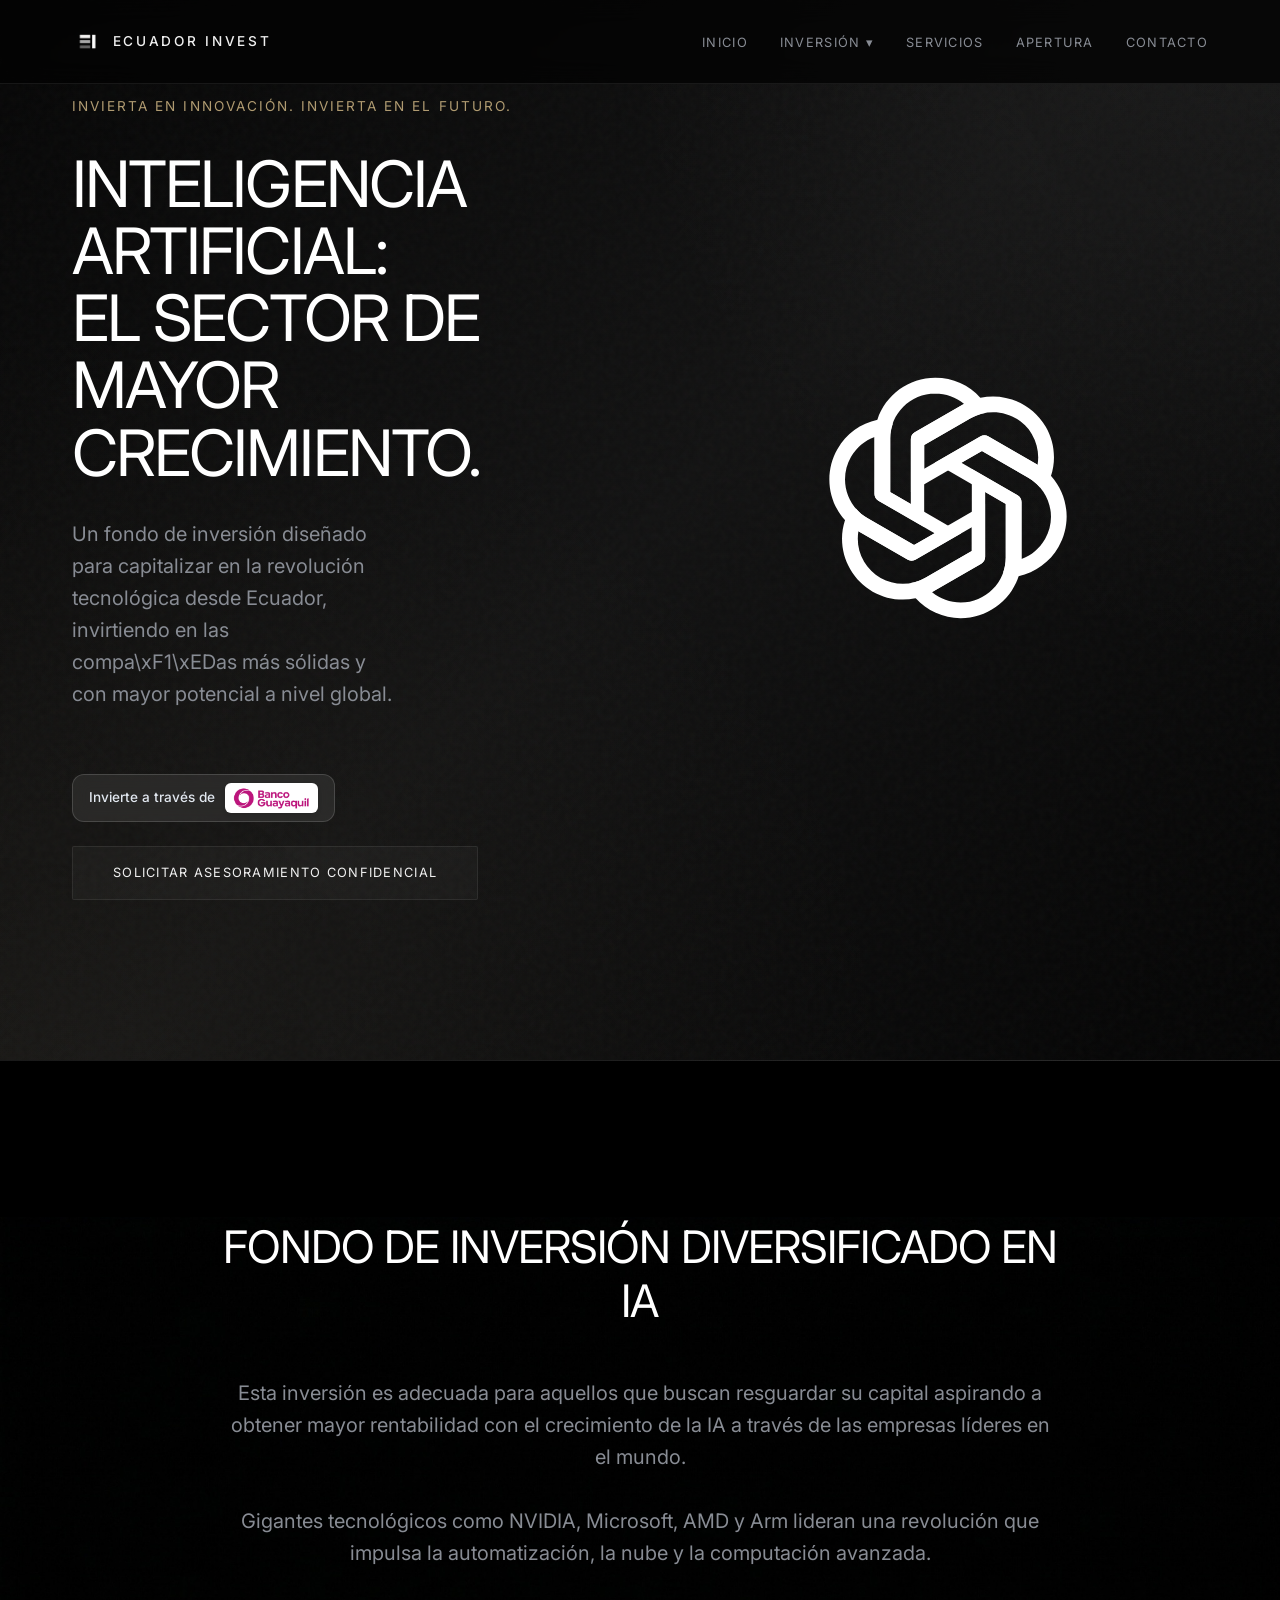
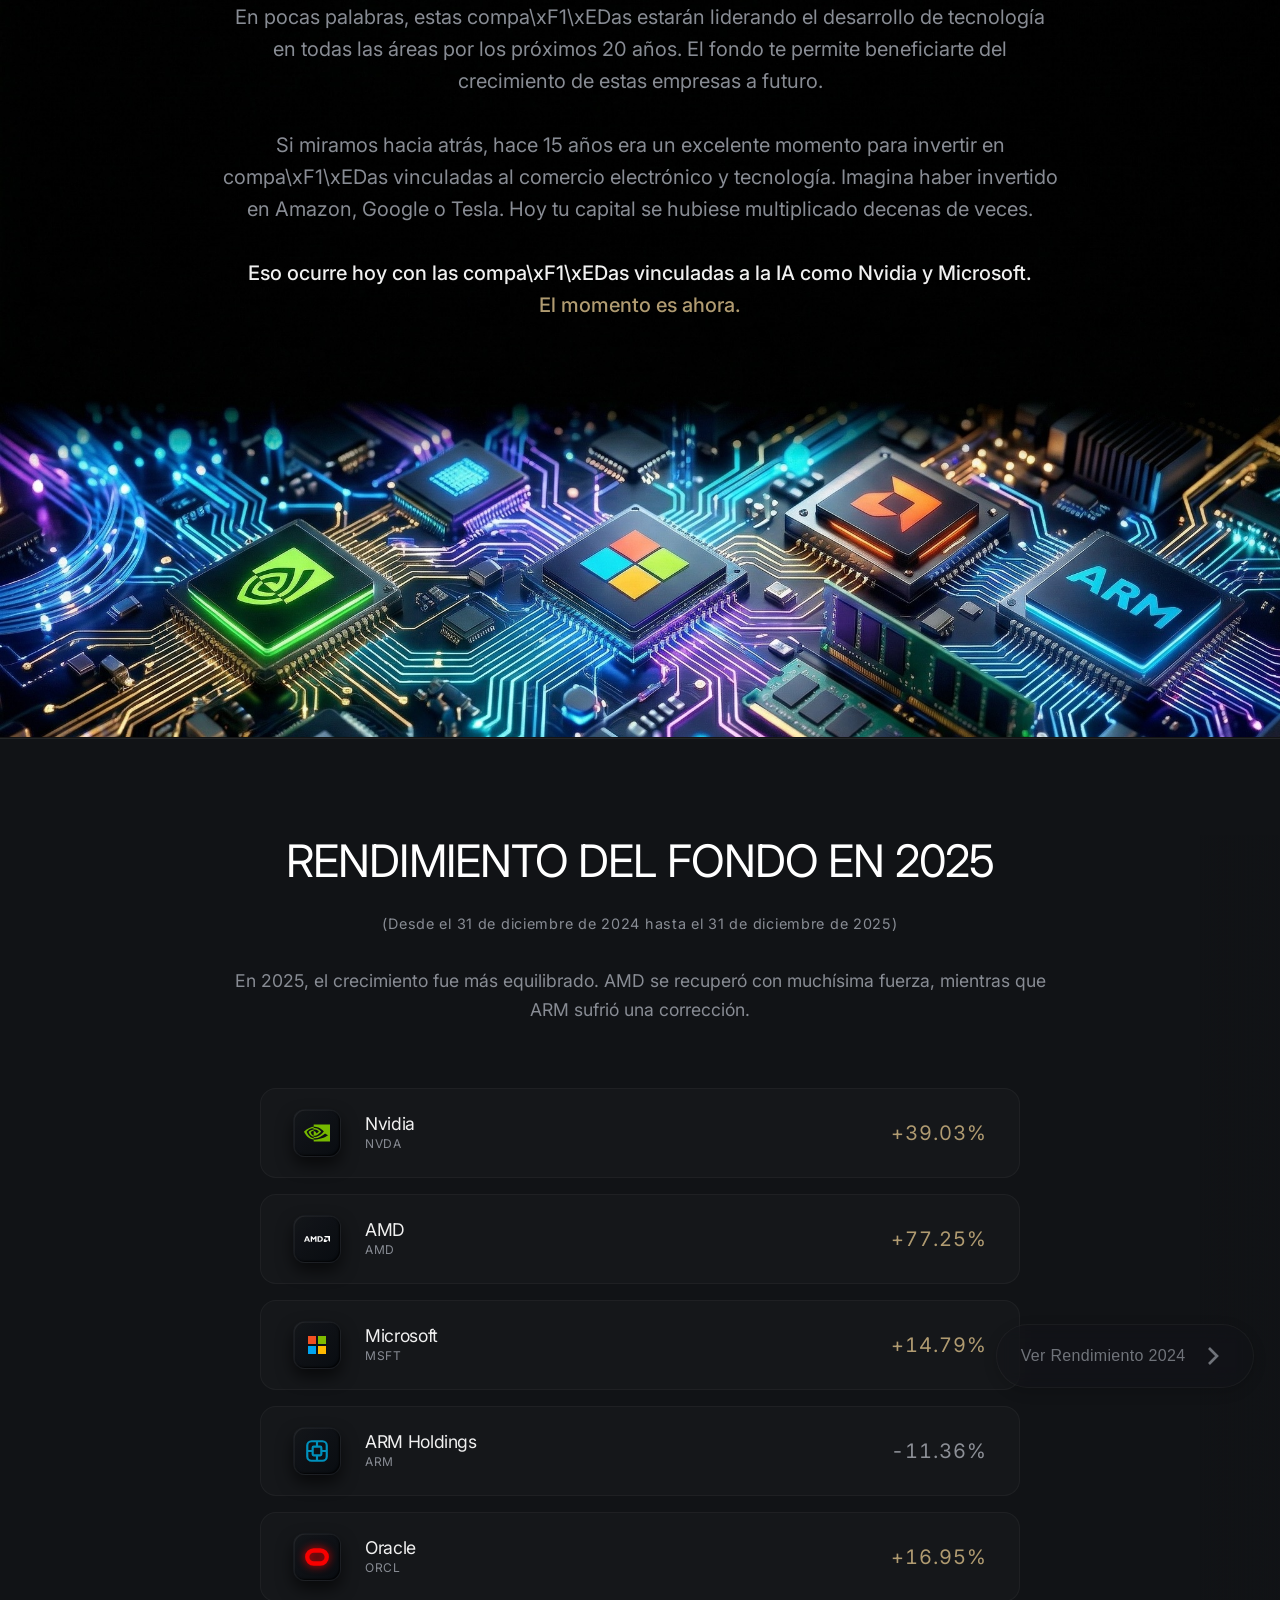
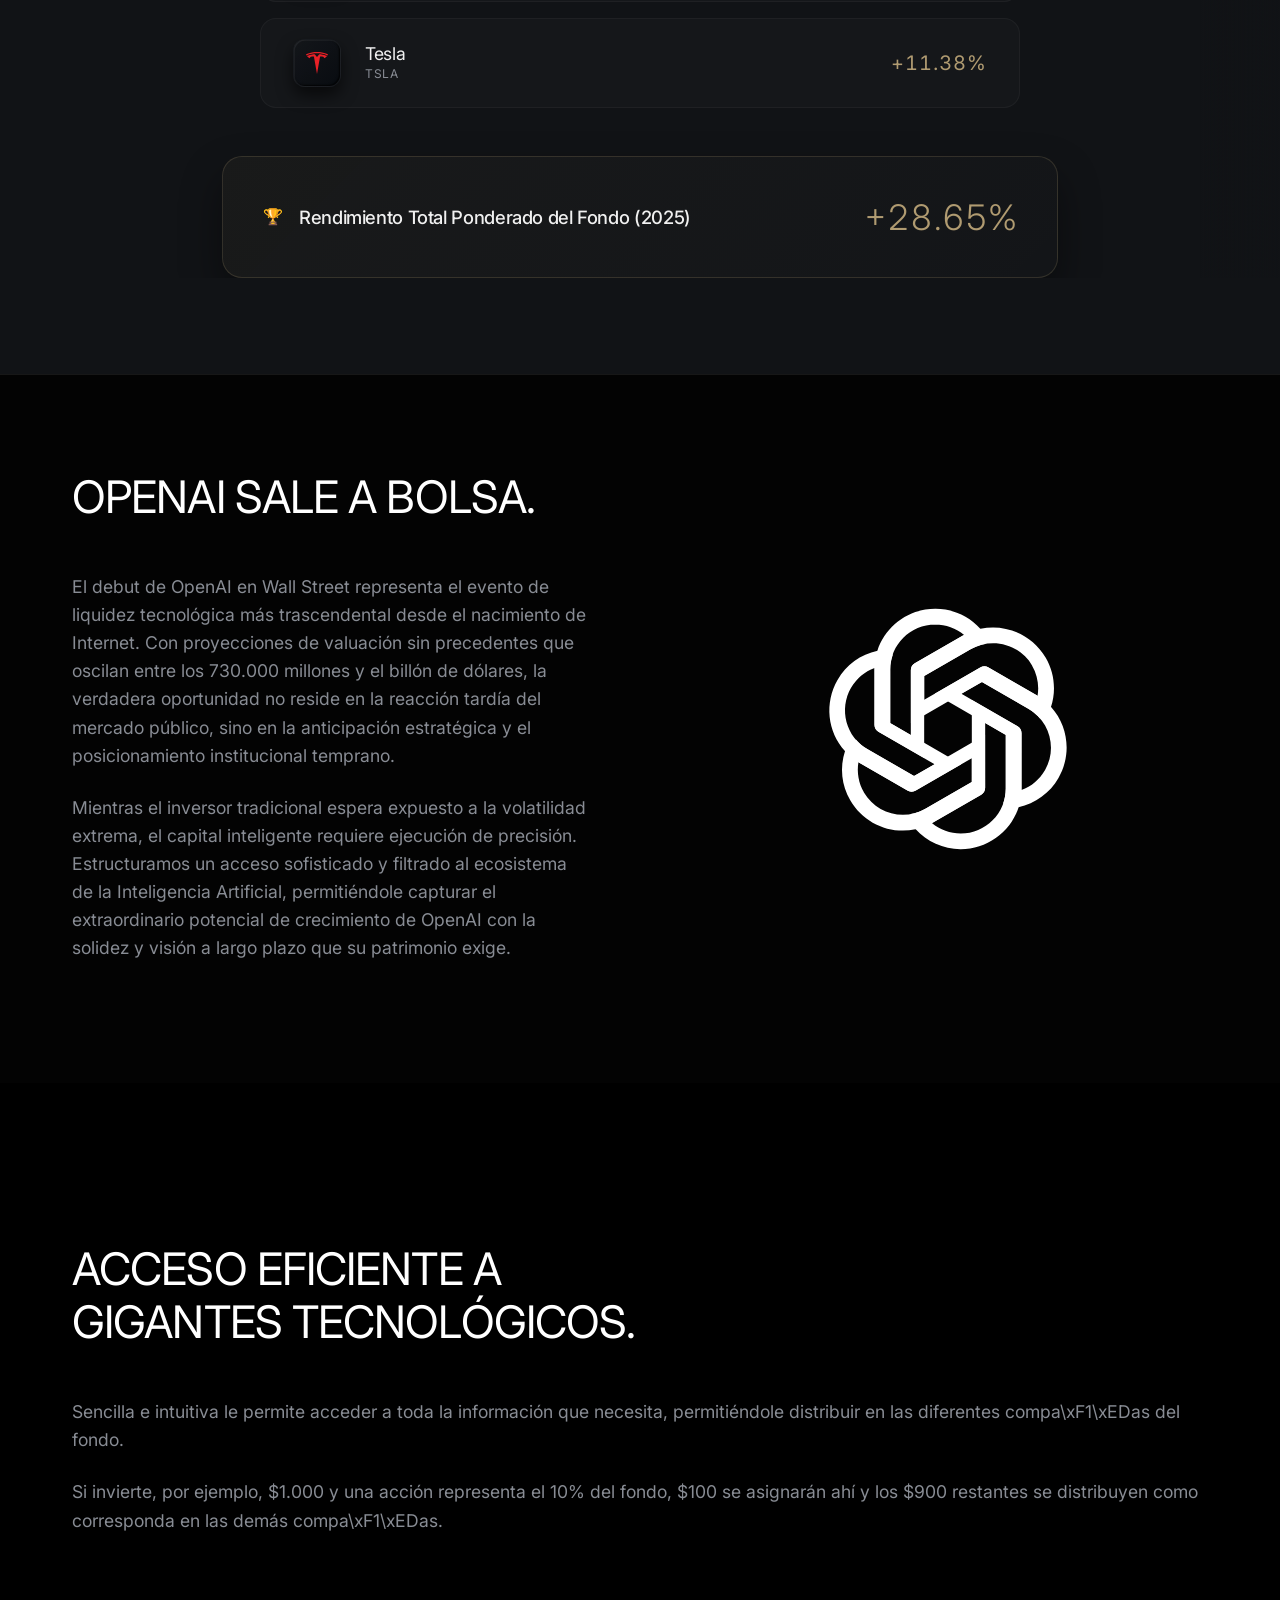
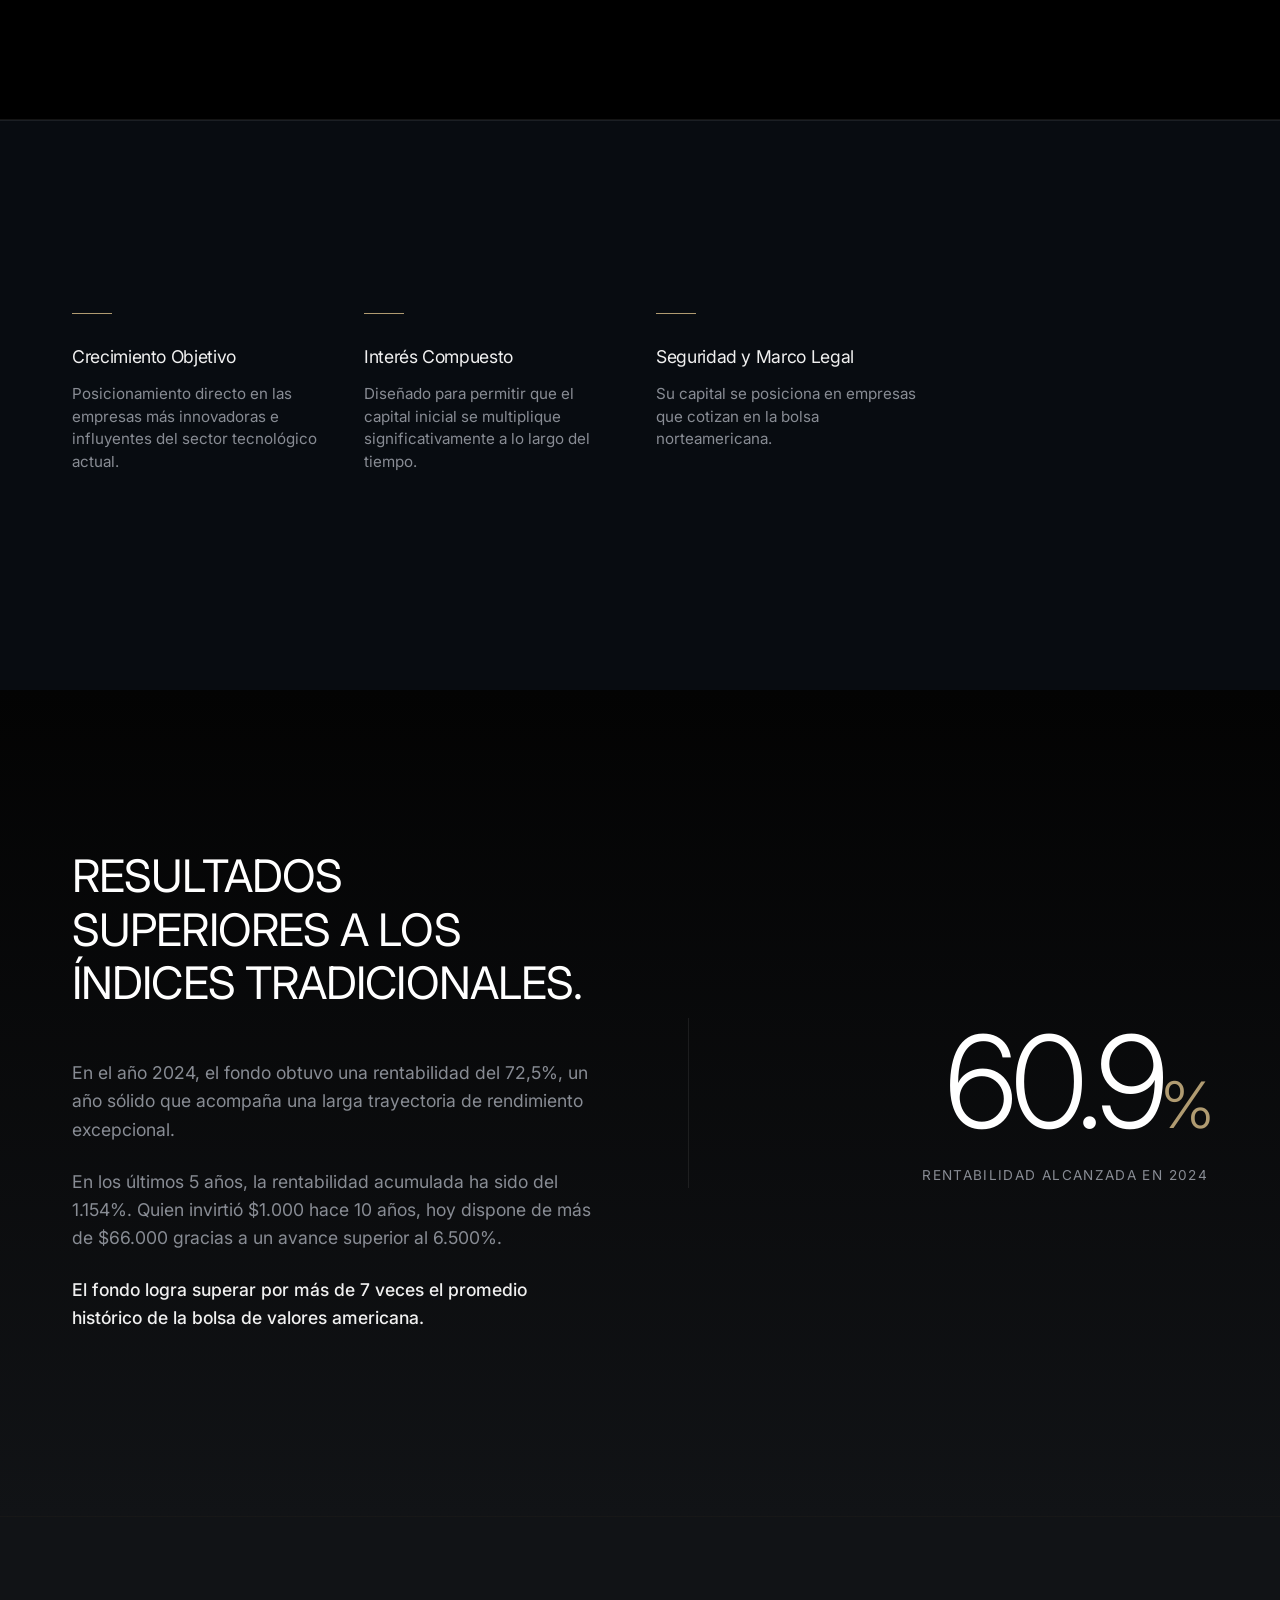
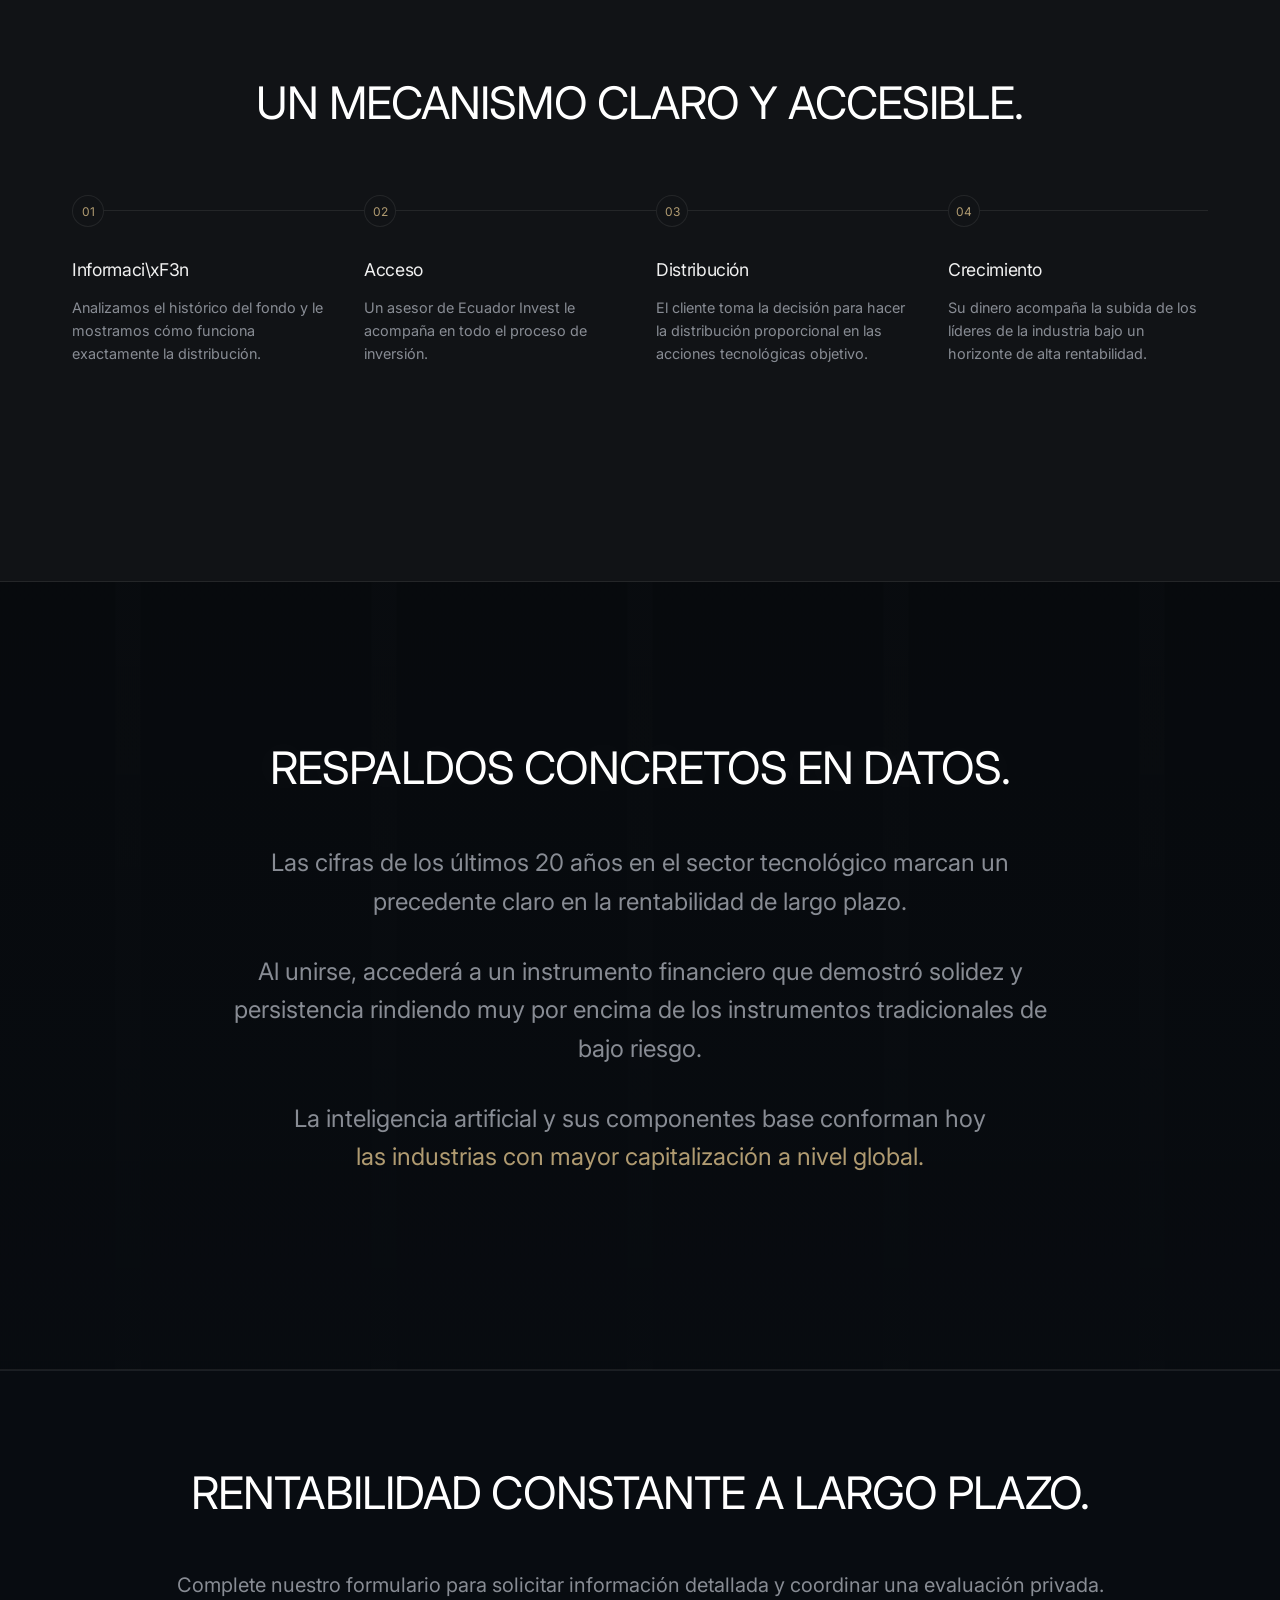
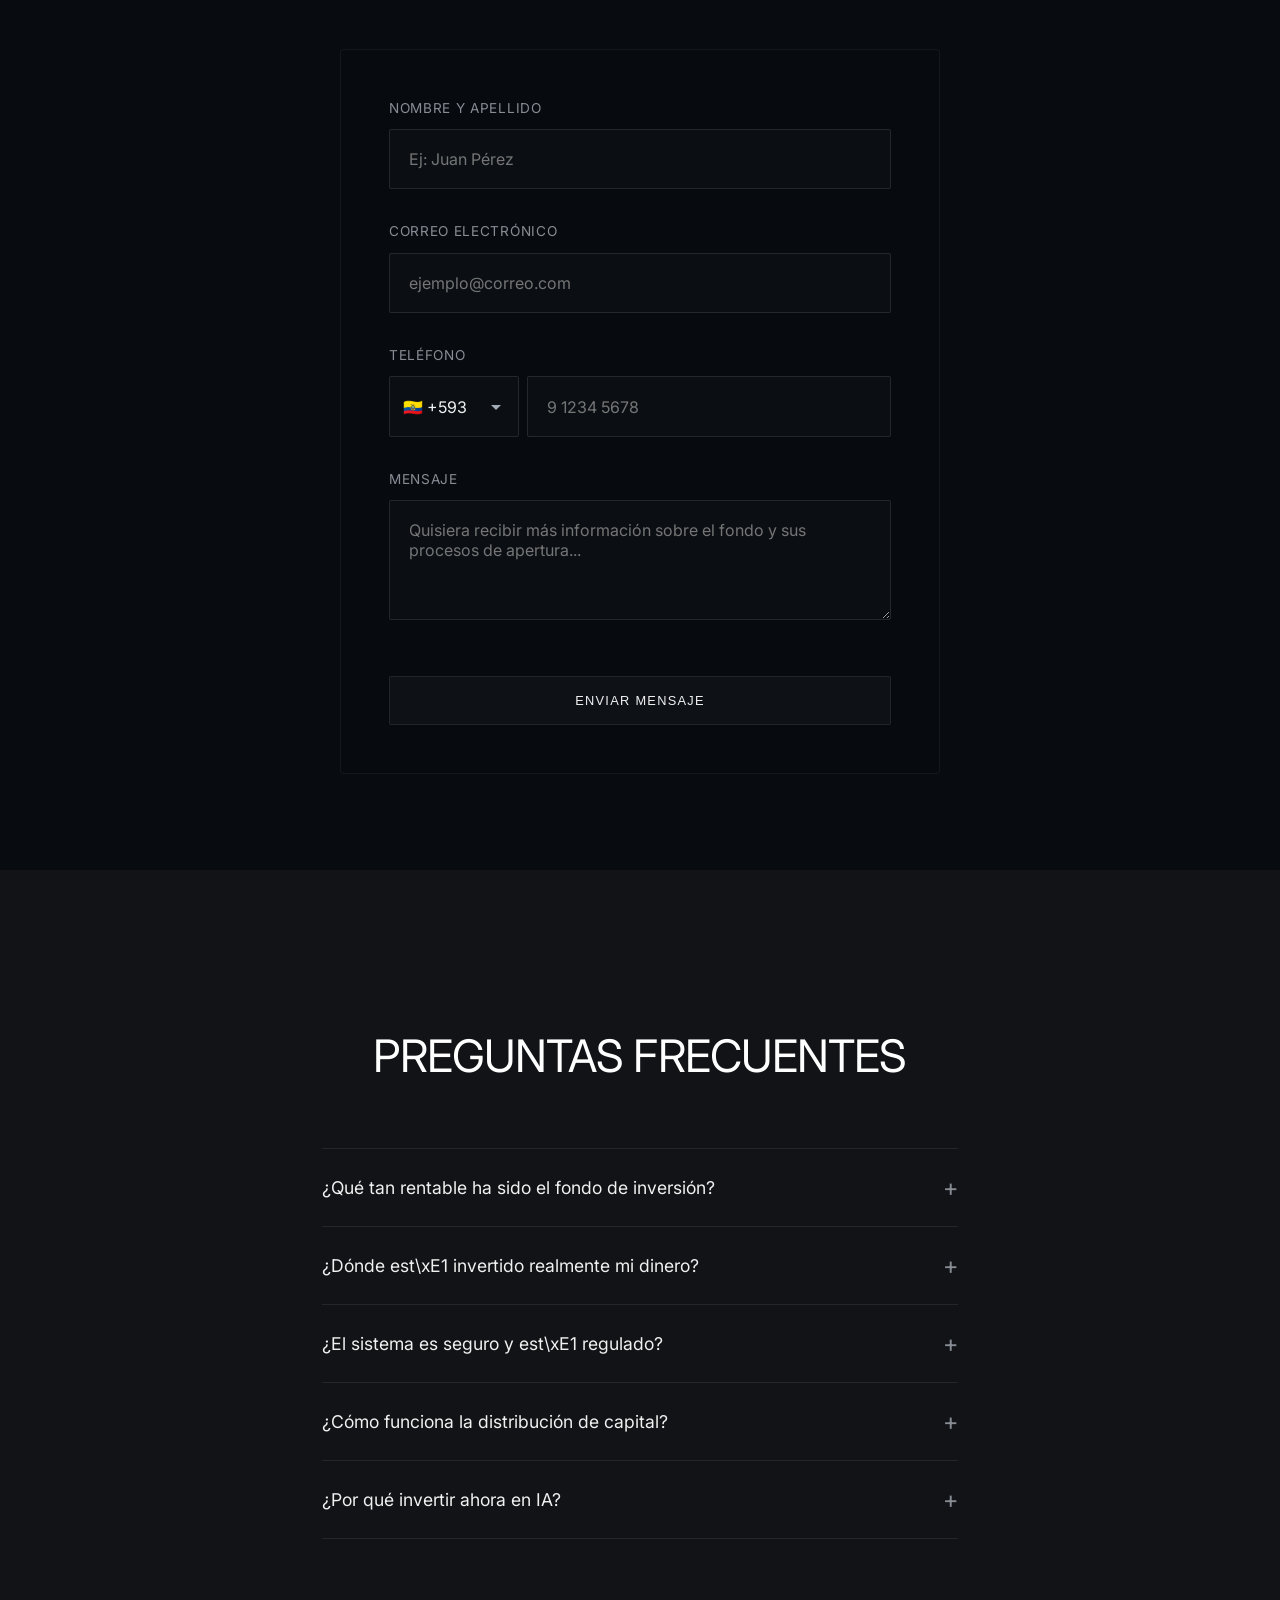
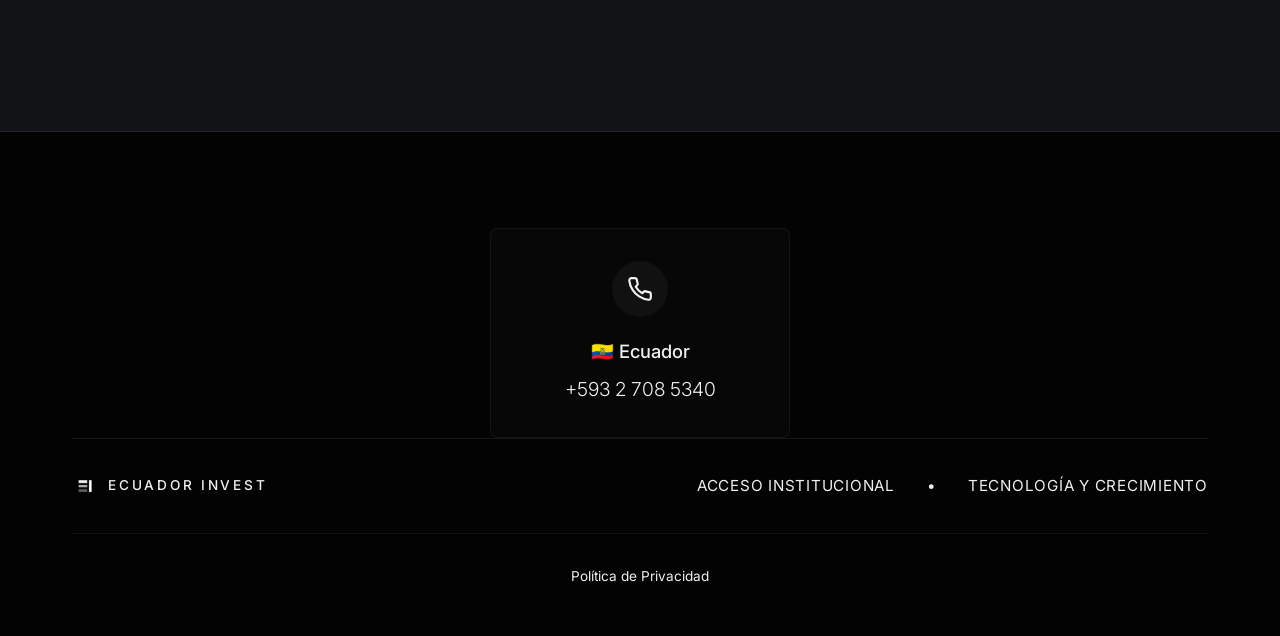
<file: fondoia.html>
<!DOCTYPE html>
<html lang="es">

<head>
    <meta charset="UTF-8">
    <meta name="viewport" content="width=device-width, initial-scale=1.0">
    <title>Ecuador Invest | Fondo IA</title>
    <link rel="icon" type="image/jpeg" href="favicon.jpg">
    <meta name="description"
        content="Un fondo de inversión diseñado para capitalizar en la revolución tecnológica desde Ecuador, invirtiendo en las compa\xF1\xEDas más sólidas y con mayor potencial a nivel global.">

    <!-- Google Fonts: Inter for minimal, clean, Swiss typography -->
    <link rel="preconnect" href="https://fonts.googleapis.com">
    <link rel="preconnect" href="https://fonts.gstatic.com" crossorigin>
    <link href="https://fonts.googleapis.com/css2?family=Inter:wght@300;400;500;600&display=swap" rel="stylesheet">

    <!-- Styles -->
    <link rel="stylesheet" href="style.css?v=2.1">
</head>

<body>

    <!-- Navigation Bar -->
    <nav class="navbar" id="navbar">
        <div class="container navbar-container">
            <a href="index.html" class="navbar-logo" style="display: flex; align-items: center; gap: 10px;">
                <img src="ei-logo-trans.png" alt="Ecuador Invest" style="height: 35px; width: auto;">
                <span class="logo-text">ECUADOR INVEST</span>
            </a>
            <div class="menu-toggle">
                <span class="bar"></span>
                <span class="bar"></span>
                <span class="bar"></span>
            </div>
                                    <ul class="nav-menu">
                <li class="nav-item"><a href="index.html" class="nav-link">INICIO</a></li>
                <li class="nav-item dropdown">
                    <a href="#" class="nav-link dropdown-toggle">INVERSIÓN ▾</a>
                    <ul class="dropdown-menu">
                        <li><a href="moderna.html" class="dropdown-item">MODERNA</a></li>
                        <li><a href="terafab.html" class="dropdown-item">TERAFAB</a></li>
                        <li><a href="fondoia.html" class="dropdown-item">FONDO DE IA</a></li>
                        <li><a href="fondo2026.html" class="dropdown-item">FONDO BERKSHIRE</a></li>
                        <li><a href="spacex.html" class="dropdown-item">IPO SPACEX</a></li>
                        <li><a href="oro.html" class="dropdown-item">ORO</a></li>
                    </ul>
                </li>
                
                <li class="nav-item"><a href="index.html#servicios" class="nav-link">SERVICIOS</a></li>
                <li class="nav-item"><a href="apertura.html" class="nav-link">APERTURA</a></li>
                <li class="nav-item"><a href="contacto.html" class="nav-link">CONTACTO</a></li>
            </ul>
        </div>
    </nav>

    <!-- SECTION 1 — HERO -->
    <section id="hero" class="hero section-dark bg-marble">
        <div class="hero-bg-overlay"></div>
        <div class="container two-column-grid hero-grid">
            <div class="hero-text fade-in-up">
                <p class="hero-supporting">Invierta en innovación. Invierta en el futuro.</p>
                <h1 class="hero-title">INTELIGENCIA ARTIFICIAL:<br>EL SECTOR DE MAYOR CRECIMIENTO.</h1>
                <p class="hero-subheadline">Un fondo de inversión diseñado para capitalizar en la revolución tecnológica
                    desde Ecuador, invirtiendo en las compa\xF1\xEDas más sólidas y con mayor potencial a nivel global.</p>

                <div class="banco-guayaquil-badge" style="margin-top: 1rem; margin-bottom: 1.5rem; display: inline-flex; align-items: center; gap: 10px; padding: 8px 16px; background: rgba(255,255,255,0.08); border: 1px solid rgba(255,255,255,0.15); border-radius: 12px; backdrop-filter: blur(8px);">
                    <span style="font-size: 0.85rem; color: #e2e8f0; font-weight: 500;">Invierte a través de</span>
                    <div style="background: #ffffff; padding: 4px 8px; border-radius: 6px; display: flex; align-items: center; box-shadow: 0 2px 4px rgba(0,0,0,0.1);">
                        <img src="banco-guayaquil.png" alt="Banco Guayaquil" style="height: 22px; width: auto;">
                    </div>
                </div>
                <div class="hero-actions">
                    <a href="#closing" class="btn-primary">Solicitar asesoramiento confidencial</a>
                </div>
            </div>
            <div class="col-visual fade-in-up delay-1"
                style="display: flex; flex-direction: column; align-items: center; justify-content: center; gap: 1rem;">
                <img src="openai-logo.svg" alt="Ecuador Invest IA" class="openai-spin-glow"
                    style="width: 100%; height: auto; max-width: 320px;">
                
            </div>
        </div>
    </section>

    <!-- SECTION 2 — CONTEXT -->
    <section id="context" class="context bg-circuit text-center">
        <div class="container container-medium fade-in-up">
            <h2 class="section-title">Fondo de inversión diversificado en IA</h2>
            <div class="context-text-block">
                <p>Esta inversión es adecuada para aquellos que buscan resguardar su capital aspirando a obtener mayor
                    rentabilidad con el crecimiento de la IA a través de las empresas líderes en el mundo.</p>
                <p>Gigantes tecnológicos como NVIDIA, Microsoft, AMD y Arm lideran una revolución que impulsa la
                    automatización, la nube y la computación avanzada.</p>
                <p>En pocas palabras, estas compa\xF1\xEDas estarán liderando el desarrollo de tecnología en todas las áreas
                    por los próximos 20 años. El fondo te permite beneficiarte del crecimiento de estas empresas a
                    futuro.</p>
                <p>Si miramos hacia atrás, hace 15 años era un excelente momento para invertir en compa\xF1\xEDas vinculadas
                    al comercio electrónico y tecnología. Imagina haber invertido en Amazon, Google o Tesla. Hoy tu
                    capital se hubiese multiplicado decenas de veces.</p>
                <p class="text-emphasis">Eso ocurre hoy con las compa\xF1\xEDas vinculadas a la IA como Nvidia y
                    Microsoft.<br><span class="text-highlight">El momento es ahora.</span></p>
            </div>
        </div>
    </section>

    <!-- SECTION 2.5 — PERFORMANCE SLIDER -->
    <section id="performance" class="performance-section section-charcoal border-top"
        style="padding-top: 6rem; padding-bottom: 6rem;">
        <div class="slider-container fade-in-up">
            <button class="slider-arrow prev-arrow hide" aria-label="Anterior">
                <svg viewBox="0 0 24 24" width="32" height="32" stroke="currentColor" stroke-width="2" fill="none">
                    <polyline points="15 18 9 12 15 6"></polyline>
                </svg>
                <span class="arrow-text">Ver Rendimiento 2025</span>
            </button>
            <button class="slider-arrow next-arrow" aria-label="Siguiente">
                <span class="arrow-text">Ver Rendimiento 2024</span>
                <svg viewBox="0 0 24 24" width="32" height="32" stroke="currentColor" stroke-width="2" fill="none">
                    <polyline points="9 18 15 12 9 6"></polyline>
                </svg>
            </button>
            <div class="slider-right-fade"></div>
            <div class="slider-track" id="perfSlider">
                <!-- PANEL 1: 2025 -->
                <div class="slider-panel" id="panel-2025">
                    <div class="container container-medium">
                        <h2 class="section-title text-center">Rendimiento del Fondo en 2025</h2>
                        <p class="section-subtitle text-center">(Desde el 31 de diciembre de 2024 hasta el 31 de
                            diciembre de 2025)
                        </p>
                        <div class="text-block text-center mb-large">
                            <p>En 2025, el crecimiento fue más equilibrado. AMD se recuperó con muchísima fuerza,
                                mientras que ARM
                                sufrió una corrección.</p>
                        </div>

                        <div class="performance-list">
                            <div class="perf-row stagger-fade">
                                <div class="perf-company">
                                    <div class="perf-logo">
                                        <svg viewBox="0 0 24 24" width="26" height="26" class="anim-logo brand-pulse">
                                            <path fill="#76b900"
                                                d="M8.948 8.798v-1.43a6.7 6.7 0 0 1 .424-.018c3.922-.124 6.493 3.374 6.493 3.374s-2.774 3.851-5.75 3.851c-.398 0-.787-.062-1.158-.185v-4.346c1.528.185 1.837.857 2.747 2.385l2.04-1.714s-1.492-1.952-4-1.952a6.016 6.016 0 0 0-.796.035m0-4.735v2.138l.424-.027c5.45-.185 9.01 4.47 9.01 4.47s-4.08 4.964-8.33 4.964c-.37 0-.733-.035-1.095-.097v1.325c.3.035.61.062.91.062 3.957 0 6.82-2.023 9.593-4.408.459.371 2.34 1.263 2.73 1.652-2.633 2.208-8.772 3.984-12.253 3.984-.335 0-.653-.018-.971-.053v1.864H24V4.063zm0 10.326v1.131c-3.657-.654-4.673-4.46-4.673-4.46s1.758-1.944 4.673-2.262v1.237H8.94c-1.528-.186-2.73 1.245-2.73 1.245s.68 2.412 2.739 3.11M2.456 10.9s2.164-3.197 6.5-3.533V6.201C4.153 6.59 0 10.653 0 10.653s2.35 6.802 8.948 7.42v-1.237c-4.84-.6-6.492-5.936-6.492-5.936z" />
                                        </svg>
                                    </div>
                                    <div class="perf-name-block">
                                        <h4 class="perf-name">Nvidia</h4>
                                        <span class="perf-ticker">NVDA</span>
                                    </div>
                                </div>
                                <div class="perf-value positive">
                                    <span class="perf-prefix">+</span><span class="perf-number"
                                        data-target="39.03">0.00</span><span class="perf-suffix">%</span>
                                </div>
                            </div>

                            <div class="perf-row stagger-fade">
                                <div class="perf-company">
                                    <div class="perf-logo">
                                        <svg viewBox="0 0 24 24" width="26" height="26" class="anim-logo amd-pulse">
                                            <path fill="#ffffff"
                                                d="M18.324 9.137l1.559 1.56h2.556v2.557L24 14.814V9.137zM2 9.52l-2 4.96h1.309l.37-.982H3.9l.408.982h1.338L3.432 9.52zm4.209 0v4.955h1.238v-3.092l1.338 1.562h.188l1.338-1.556v3.091h1.238V9.52H10.47l-1.592 1.845L7.287 9.52zm6.283 0v4.96h2.057c1.979 0 2.88-1.046 2.88-2.472 0-1.36-.937-2.488-2.747-2.488zm1.237.91h.792c1.17 0 1.63.711 1.63 1.57 0 .728-.372 1.572-1.616 1.572h-.806zm-10.985.273l.791 1.932H2.008zm17.137.307l-1.604 1.603v2.25h2.246l1.604-1.607h-2.246z" />
                                        </svg>
                                    </div>
                                    <div class="perf-name-block">
                                        <h4 class="perf-name">AMD</h4>
                                        <span class="perf-ticker">AMD</span>
                                    </div>
                                </div>
                                <div class="perf-value positive">
                                    <span class="perf-prefix">+</span><span class="perf-number"
                                        data-target="77.25">0.00</span><span class="perf-suffix">%</span>
                                </div>
                            </div>

                            <div class="perf-row stagger-fade">
                                <div class="perf-company">
                                    <div class="perf-logo">
                                        <svg viewBox="0 0 24 24" width="24" height="24" class="anim-logo ms-logo">
                                            <rect x="3" y="3" width="8" height="8" fill="#f25022" />
                                            <rect x="13" y="3" width="8" height="8" fill="#7fba00" />
                                            <rect x="3" y="13" width="8" height="8" fill="#00a4ef" />
                                            <rect x="13" y="13" width="8" height="8" fill="#ffb900" />
                                        </svg>
                                    </div>
                                    <div class="perf-name-block">
                                        <h4 class="perf-name">Microsoft</h4>
                                        <span class="perf-ticker">MSFT</span>
                                    </div>
                                </div>
                                <div class="perf-value positive">
                                    <span class="perf-prefix">+</span><span class="perf-number"
                                        data-target="14.79">0.00</span><span class="perf-suffix">%</span>
                                </div>
                            </div>

                            <div class="perf-row stagger-fade">
                                <div class="perf-company">
                                    <div class="perf-logo">
                                        <svg viewBox="0 0 24 24" width="26" height="26" fill="none" stroke="#0091bd"
                                            stroke-width="2" class="anim-logo arm-logo">
                                            <rect x="3" y="3" width="18" height="18" rx="4" class="arm-outer" />
                                            <rect x="8" y="8" width="8" height="8" rx="1" class="arm-inner" />
                                            <path d="M12 3v5M12 16v5M3 12h5M16 12h5" class="arm-pins" />
                                        </svg>
                                    </div>
                                    <div class="perf-name-block">
                                        <h4 class="perf-name">ARM Holdings</h4>
                                        <span class="perf-ticker">ARM</span>
                                    </div>
                                </div>
                                <div class="perf-value negative">
                                    <span class="perf-prefix">-</span><span class="perf-number"
                                        data-target="11.36">0.00</span><span class="perf-suffix">%</span>
                                </div>
                            </div>

                            <div class="perf-row stagger-fade">
                                <div class="perf-company">
                                    <div class="perf-logo">
                                        <svg viewBox="0 0 24 24" width="26" height="26" fill="none" stroke="#f80000"
                                            stroke-width="4" class="anim-logo orcl-logo">
                                            <rect x="3" y="6" width="18" height="12" rx="6" class="orcl-path" />
                                        </svg>
                                    </div>
                                    <div class="perf-name-block">
                                        <h4 class="perf-name">Oracle</h4>
                                        <span class="perf-ticker">ORCL</span>
                                    </div>
                                </div>
                                <div class="perf-value positive">
                                    <span class="perf-prefix">+</span><span class="perf-number"
                                        data-target="16.95">0.00</span><span class="perf-suffix">%</span>
                                </div>
                            </div>

                            <div class="perf-row stagger-fade">
                                <div class="perf-company">
                                    <div class="perf-logo">
                                        <svg viewBox="0 0 24 24" width="22" height="22" class="anim-logo tsla-pulse">
                                            <path fill="#e82127"
                                                d="M12 5.362l2.475-3.026s4.245.09 8.471 2.054c-1.082 1.636-3.231 2.438-3.231 2.438-.146-1.439-1.154-1.79-4.354-1.79L12 24 8.619 5.034c-3.18 0-4.188.354-4.335 1.792 0 0-2.146-.795-3.229-2.43C5.28 2.431 9.525 2.34 9.525 2.34L12 5.362l-.004.002H12v-.002zm0-3.899c3.415-.03 7.326.528 11.328 2.28.535-.968.672-1.395.672-1.395C19.625.612 15.528.015 12 0 8.472.015 4.375.61 0 2.349c0 0 .195.525.672 1.396C4.674 1.989 8.585 1.435 12 1.46v.003z" />
                                        </svg>
                                    </div>
                                    <div class="perf-name-block">
                                        <h4 class="perf-name">Tesla</h4>
                                        <span class="perf-ticker">TSLA</span>
                                    </div>
                                </div>
                                <div class="perf-value positive">
                                    <span class="perf-prefix">+</span><span class="perf-number"
                                        data-target="11.38">0.00</span><span class="perf-suffix">%</span>
                                </div>
                            </div>
                        </div>

                        <div class="perf-total-block stagger-fade">
                            <div class="perf-total-content">
                                <span class="perf-total-icon">🏆</span>
                                <h3 class="perf-total-label">Rendimiento Total Ponderado del Fondo (2025)</h3>
                            </div>
                            <div class="perf-total-value positive">
                                <span class="perf-prefix">+</span><span class="perf-number"
                                    data-target="28.65">0.00</span><span class="perf-suffix">%</span>
                            </div>
                        </div>
                    </div>
                </div>

                <!-- PANEL 2: 2024 -->
                <div class="slider-panel" id="panel-2024">
                    <div class="container container-medium">
                        <h2 class="section-title text-center">Rendimiento del Fondo en 2024</h2>
                        <p class="section-subtitle text-center">(Desde el 29 de diciembre de 2023 hasta el 31 de
                            diciembre de 2024)</p>
                        <div class="text-block text-center mb-large">
                            <p>Durante 2024, el fondo tuvo un rendimiento excepcional gracias al auge masivo de Nvidia y
                                otros gigantes impulsados por la inteligencia artificial.</p>
                        </div>
                        <div class="performance-list" id="list-2024">
                            <!-- JS WILL INJECT CLONED ROWS HERE TO SAVE HTML DRYNESS -->
                        </div>
                        <div class="perf-total-block stagger-fade">
                            <div class="perf-total-content">
                                <span class="perf-total-icon">🏆</span>
                                <h3 class="perf-total-label">Rendimiento Total Ponderado del Fondo (2024)</h3>
                            </div>
                            <div class="perf-total-value positive">
                                <span class="perf-prefix">+</span><span class="perf-number"
                                    data-target="72.50">0.00</span><span class="perf-suffix">%</span>
                            </div>
                        </div>
                    </div>
                </div>
            </div>
        </div>
    </section>

    <!-- SECTION - OPENAI IPO -->
    <section id="openai-ipo" class="section-dark border-top" style="padding: 6rem 0;">
        <div class="container two-column-grid">
            <div class="col-text fade-in-up">
                <h2 class="section-title">OpenAI sale a bolsa.</h2>
                <div class="text-block">
                    <p>El debut de OpenAI en Wall Street representa el evento de liquidez tecnológica más trascendental
                        desde el nacimiento de Internet. Con proyecciones de valuación sin precedentes que oscilan entre
                        los 730.000 millones y el billón de dólares, la verdadera oportunidad no reside en la reacción
                        tardía del mercado público, sino en la anticipación estratégica y el posicionamiento
                        institucional temprano.</p>
                    <p>Mientras el inversor tradicional espera expuesto a la volatilidad extrema, el capital inteligente
                        requiere ejecución de precisión. Estructuramos un acceso sofisticado y filtrado al ecosistema de
                        la Inteligencia Artificial, permitiéndole capturar el extraordinario potencial de crecimiento de
                        OpenAI con la solidez y visión a largo plazo que su patrimonio exige.</p>
                </div>
            </div>
            <div class="col-visual fade-in-up delay-1"
                style="display: flex; align-items: center; justify-content: center;">
                <img src="openai-logo.svg" alt="OpenAI Logo Animado" class="openai-spin-glow"
                    style="width: 100%; height: auto; max-width: 320px;">
            </div>
        </div>
    </section>

    <!-- SECTION 3 — THE APPROACH -->
    <section id="approach" class="approach section-charcoal" style="background-color: #000000;">
        <div class="container">
            <div class="col-text fade-in-up">
                <h2 class="section-title">Acceso eficiente a<br>gigantes tecnológicos.</h2>
                <div class="text-block">
                    <p>Sencilla e intuitiva le permite acceder a toda la información que necesita, permitiéndole
                        distribuir en las diferentes compa\xF1\xEDas del fondo.</p>
                    <p>Si invierte, por ejemplo, $1.000 y una acción representa el 10% del fondo, $100 se asignarán ahí
                        y los $900 restantes se distribuyen como corresponda en las demás compa\xF1\xEDas.</p>
                </div>
            </div>
            </div>
        </div>
    </section>

    <!-- SECTION 4 — STRATEGY PRINCIPLES -->
    <section id="strategy" class="strategy section-navy border-top">
        <div class="container fade-in-up">
            <div class="four-column-grid">
                <div class="principle-card">
                    <div class="principle-line"></div>
                    <h3 class="principle-title">Crecimiento Objetivo</h3>
                    <p class="principle-text">Posicionamiento directo en las empresas más innovadoras e influyentes del
                        sector tecnológico actual.</p>
                </div>
                <div class="principle-card delay-1">
                    <div class="principle-line"></div>
                    <h3 class="principle-title">Interés Compuesto</h3>
                    <p class="principle-text">Diseñado para permitir que el capital inicial se multiplique
                        significativamente a lo largo del tiempo.</p>
                </div>
                <div class="principle-card delay-2">
                    <div class="principle-line"></div>
                    <h3 class="principle-title">Seguridad y Marco Legal</h3>
                    <p class="principle-text">Su capital se posiciona en empresas que cotizan en la bolsa norteamericana.</p>
                </div>
            </div>
        </div>
    </section>

    <!-- SECTION 5 — PERFORMANCE PHILOSOPHY -->
    <section id="performance" class="performance section-black-gradient">
        <div class="container split-section fade-in-up">
            <div class="split-left">
                <h2 class="section-title">Resultados superiores a los índices tradicionales.</h2>
                <div class="text-block">
                    <p>En el año 2024, el fondo obtuvo una rentabilidad del 72,5%, un año sólido que acompaña una larga
                        trayectoria de rendimiento excepcional.</p>
                    <p>En los últimos 5 años, la rentabilidad acumulada ha sido del 1.154%. Quien invirtió $1.000 hace
                        10 años, hoy dispone de más de $66.000 gracias a un avance superior al 6.500%.</p>
                    <p class="text-emphasis">El fondo logra superar por más de 7 veces el promedio histórico de la bolsa
                        de valores americana.</p>
                </div>
            </div>
            <div class="split-right">
                <div class="large-typography-wrap">
                    <span class="large-number">72.5<span class="percent">%</span></span>
                    <span class="large-label">Rentabilidad Alcanzada en 2024</span>
                </div>
            </div>
        </div>
    </section>

    <!-- SECTION 6 — IMPLEMENTATION -->
    <section id="implementation" class="implementation section-charcoal">
        <div class="container fade-in-up">
            <h2 class="section-title text-center">Un mecanismo claro y accesible.</h2>
            <div class="horizontal-steps">
                <div class="step">
                    <div class="step-marker">01</div>
                    <h4 class="step-title">Informaci\xF3n</h4>
                    <p class="step-desc">Analizamos el histórico del fondo y le mostramos cómo funciona exactamente la
                        distribución.</p>
                </div>
                <div class="step">
                    <div class="step-marker">02</div>
                    <h4 class="step-title">Acceso</h4>
                    <p class="step-desc">Un asesor de Ecuador Invest le acompaña en todo el proceso de inversión.</p>
                </div>
                <div class="step">
                    <div class="step-marker">03</div>
                    <h4 class="step-title">Distribución</h4>
                    <p class="step-desc">El cliente toma la decisión para hacer la distribución proporcional en las
                        acciones tecnológicas objetivo.</p>
                </div>
                <div class="step">
                    <div class="step-marker">04</div>
                    <h4 class="step-title">Crecimiento</h4>
                    <p class="step-desc">Su dinero acompaña la subida de los líderes de la industria bajo un horizonte
                        de alta rentabilidad.</p>
                </div>
                <div class="step-connector"></div>
            </div>
        </div>
    </section>

    <!-- SECTION 7 — ECUADOR INVEST -->
    <section id="pilar" class="pilar-section bg-architecture">
        <div class="bg-overlay-heavy"></div>
        <div class="container container-medium fade-in-up text-center relative-z">
            <h2 class="section-title glow-text">Respaldos concretos en datos.</h2>
            <div class="elegant-text-block">
                <p>Las cifras de los últimos 20 años en el sector tecnológico marcan un precedente claro en la
                    rentabilidad de largo plazo.</p>
                <p>Al unirse, accederá a un instrumento financiero que demostró solidez y persistencia rindiendo muy por
                    encima de los instrumentos tradicionales de bajo riesgo.</p>
                <p>La inteligencia artificial y sus componentes base conforman hoy<br><span class="text-highlight">las
                        industrias con mayor capitalización a nivel global.</span></p>
            </div>
        </div>
    </section>

    <!-- SECTION 8 — CLOSING CTA -->
    <section id="closing" class="closing section-navy text-center border-top" style="padding: 6rem 0;">
        <div class="container fade-in-up">
            <h2 class="section-title">Rentabilidad constante a largo plazo.</h2>
            <p class="closing-text">Complete nuestro formulario para solicitar información detallada y coordinar una
                evaluación privada.</p>

            <div class="form-container">
                <form id="contact-form" class="elegant-form" action="https://formsubmit.co/f5mediasocial@gmail.com"
                    method="POST">
                    <div class="form-group">
                        <label for="name">Nombre y Apellido</label>
                        <input type="text" id="name" name="nombre" required placeholder="Ej: Juan Pérez">
                    </div>

                    <div class="form-group">
                        <label for="email">Correo Electrónico</label>
                        <input type="email" id="email" name="email" required placeholder="ejemplo@correo.com">
                    </div>

                    <div class="form-group">
                        <label for="phone">Teléfono</label>
                        <div class="phone-input-group">
                            <select id="country-code" name="codigo_pais" required class="country-select">
                                <option value="+54">🇦🇷 +54</option>
                                <option value="+598">🇺🇾 +598</option>
                                <option value="+56">🇨🇱 +56</option>
                                <option value="+55">🇧🇷 +55</option>
                                <option value="+34">🇪🇸 +34</option>
                                <option value="+1">🇺🇸 +1</option>
                                <option value="+57">🇨🇴 +57</option>
                                <option value="+51">🇵🇪 +51</option>
                                <option value="+595">🇵🇾 +595</option>
                                <option value="+591">🇧🇴 +591</option>
                                <option value="+52">🇲🇽 +52</option>
                                <option value="+593" selected>🇪🇨 +593</option>
                            </select>
                            <input type="tel" id="phone" name="telefono" required placeholder="9 1234 5678"
                                class="phone-input-field">
                        </div>
                    </div>

                    <div class="form-group">
                        <label for="message">Mensaje</label>
                        <textarea id="message" name="mensaje" rows="4" required
                            placeholder="Quisiera recibir más información sobre el fondo y sus procesos de apertura..."></textarea>
                    </div>

                    <!-- FormSubmit Configuration -->
                    <input type="hidden" name="_next" value="https://www.ecuador-invest.com/gracias.html">
                    <input type="hidden" name="_captcha" value="false">
                    <input type="hidden" name="_cc" value="octaviogswedencap@gmail.com,correa.felipe.1899@gmail.com">
                    <input type="hidden" name="_subject" value="Ecuador Invest - Fondo IA">
                    <input type="text" name="_honey" style="display:none">

                    <button type="submit" class="btn-primary form-submit-btn">
                        <span class="btn-text">Enviar Mensaje</span>
                        <span class="spinner" style="display: none;">⟳</span>
                    </button>

                    <div class="form-error" style="display: none; color: #e82127; margin-top: 1rem; font-size: 0.9rem;">
                        Hubo un error al enviar el formulario. Inténtelo nuevamente o contáctenos directamente.</div>
                </form>

                <!-- Success Message UI -->
                <div id="form-success" class="form-success-card">
                    <div class="success-icon">✦</div>
                    <h3 style="margin-bottom: 1rem;">Mensaje enviado con éxito</h3>
                    <p style="color: var(--color-muted); line-height: 1.6;">Gracias por contactarse con nosotros. Un
                        asesor privado revisará su solicitud y nos comunicaremos con usted a la brevedad para brindarle
                        nuestra máxima atención.</p>
                </div>
            </div>
        </div>
    </section>

    <!-- SECTION 9 — FAQ -->
    <section id="faq" class="faq section-charcoal pb-large">
        <div class="container container-narrow fade-in-up">
            <h2 class="section-title text-center">Preguntas Frecuentes</h2>
            <div class="accordion">
                <div class="accordion-item">
                    <button class="accordion-header">¿Qué tan rentable ha sido el fondo de inversión?</button>
                    <div class="accordion-content">
                        <p>En el año 2024 el rendimiento fue de 62,3%. En los últimos 5 años la rentabilidad acumulada
                            totalizó el 1.154% y en la última década superó el 6.500%, venciendo por mucho el promedio
                            tradicional de la bolsa.</p>
                    </div>
                </div>
                <div class="accordion-item">
                    <button class="accordion-header">¿Dónde est\xE1 invertido realmente mi dinero?</button>
                    <div class="accordion-content">
                        <p>El capital se distribuye proporcionalmente en las empresas líderes en Inteligencia Artificial
                            (NVIDIA, Microsoft, AMD, Arm, entre otras), que cotizan en la bolsa de valores
                            estadounidense.</p>
                    </div>
                </div>
                <div class="accordion-item">
                    <button class="accordion-header">¿El sistema es seguro y est\xE1 regulado?</button>
                    <div class="accordion-content">
                        <p>Sí. Nuestro equipo le explicará en detalle el marco de seguridad durante la asesoría personalizada.</p>
                    </div>
                </div>
                <div class="accordion-item">
                    <button class="accordion-header">¿Cómo funciona la distribución de capital?</button>
                    <div class="accordion-content">
                        <p>Si usted invierte $1.000 y una acción determinada representa un 10% de la composición del
                            fondo, automáticamente $100 se destinan a esa acción. Los $900 restantes se dividen entre
                            las demás integrantes del portafolio, garantizando una diversificación natural.</p>
                    </div>
                </div>
                <div class="accordion-item">
                    <button class="accordion-header">¿Por qué invertir ahora en IA?</button>
                    <div class="accordion-content">
                        <p>La IA es el sector con el mayor crecimiento explosivo hoy en día, revolucionando la
                            productividad empresarial. Estar posicionado en las empresas base de esta tecnología
                            presenta una oportunidad histórica de revalorización de capital a largo plazo.</p>
                    </div>
                </div>
            </div>
        </div>
    </section>

    <!-- Footer -->
    <footer class="global-footer section-dark">
        <div class="container fade-in-up">
            <div class="footer-contact-grid" style="grid-template-columns: 1fr; justify-items: center; max-width: 400px; margin: 0 auto;">
                <!-- Ecuador -->
                <a href="tel:+59327085340" class="contact-card" style="width: 100%; max-width: 300px;">
                    <div class="contact-icon">
                        <svg viewBox="0 0 24 24" fill="none" stroke="currentColor" stroke-width="2" stroke-linecap="round" stroke-linejoin="round">
                            <path d="M22 16.92v3a2 2 0 0 1-2.18 2 19.79 19.79 0 0 1-8.63-3.07 19.5 19.5 0 0 1-6-6 19.79 19.79 0 0 1-3.07-8.67A2 2 0 0 1 4.11 2h3a2 2 0 0 1 2 1.72 12.84 12.84 0 0 0 .7 2.81 2 2 0 0 1-.45 2.11L8.09 9.91a16 16 0 0 0 6 6l1.27-1.27a2 2 0 0 1 2.11-.45 12.84 12.84 0 0 0 2.81.7A2 2 0 0 1 22 16.92z"></path>
                        </svg>
                    </div>
                    <div class="contact-country">🇪🇨 Ecuador</div>
                    <div class="contact-number">+593 2 708 5340</div>
                </a>
            </div>
            <div class="footer-bottom">
                <div class="footer-logo" style="display: flex; align-items: center; gap: 10px;">
                    <img src="ei-logo-trans.png" alt="Ecuador Invest" style="height: 30px; width: auto;">
                    <span class="logo-text">ECUADOR INVEST</span>
                </div>
                <div class="footer-links" style="display:flex;">
                    <span style="color:var(--color-gray);">Acceso Institucional</span>
                    <span style="color:var(--color-gray); margin:0 1rem;">•</span>
                    <span style="color:var(--color-gray);">Tecnología y Crecimiento</span>
                </div>
            </div>
            <div class="footer-legal" style="text-align: center; margin-top: 2rem; padding-top: 2rem; border-top: 1px solid rgba(255, 255, 255, 0.05); font-size: 0.85rem;">
                <a href="politica-de-privacidad.html" style="color: var(--color-gray); text-decoration: none; transition: color 0.3s;" onmouseover="this.style.color='#fff'" onmouseout="this.style.color='var(--color-gray)'">Política de Privacidad</a>
            </div>
        </div>
    </footer>

    <!-- Scripts -->
    <script src="main.js"></script>
</body>

</html>
</file>
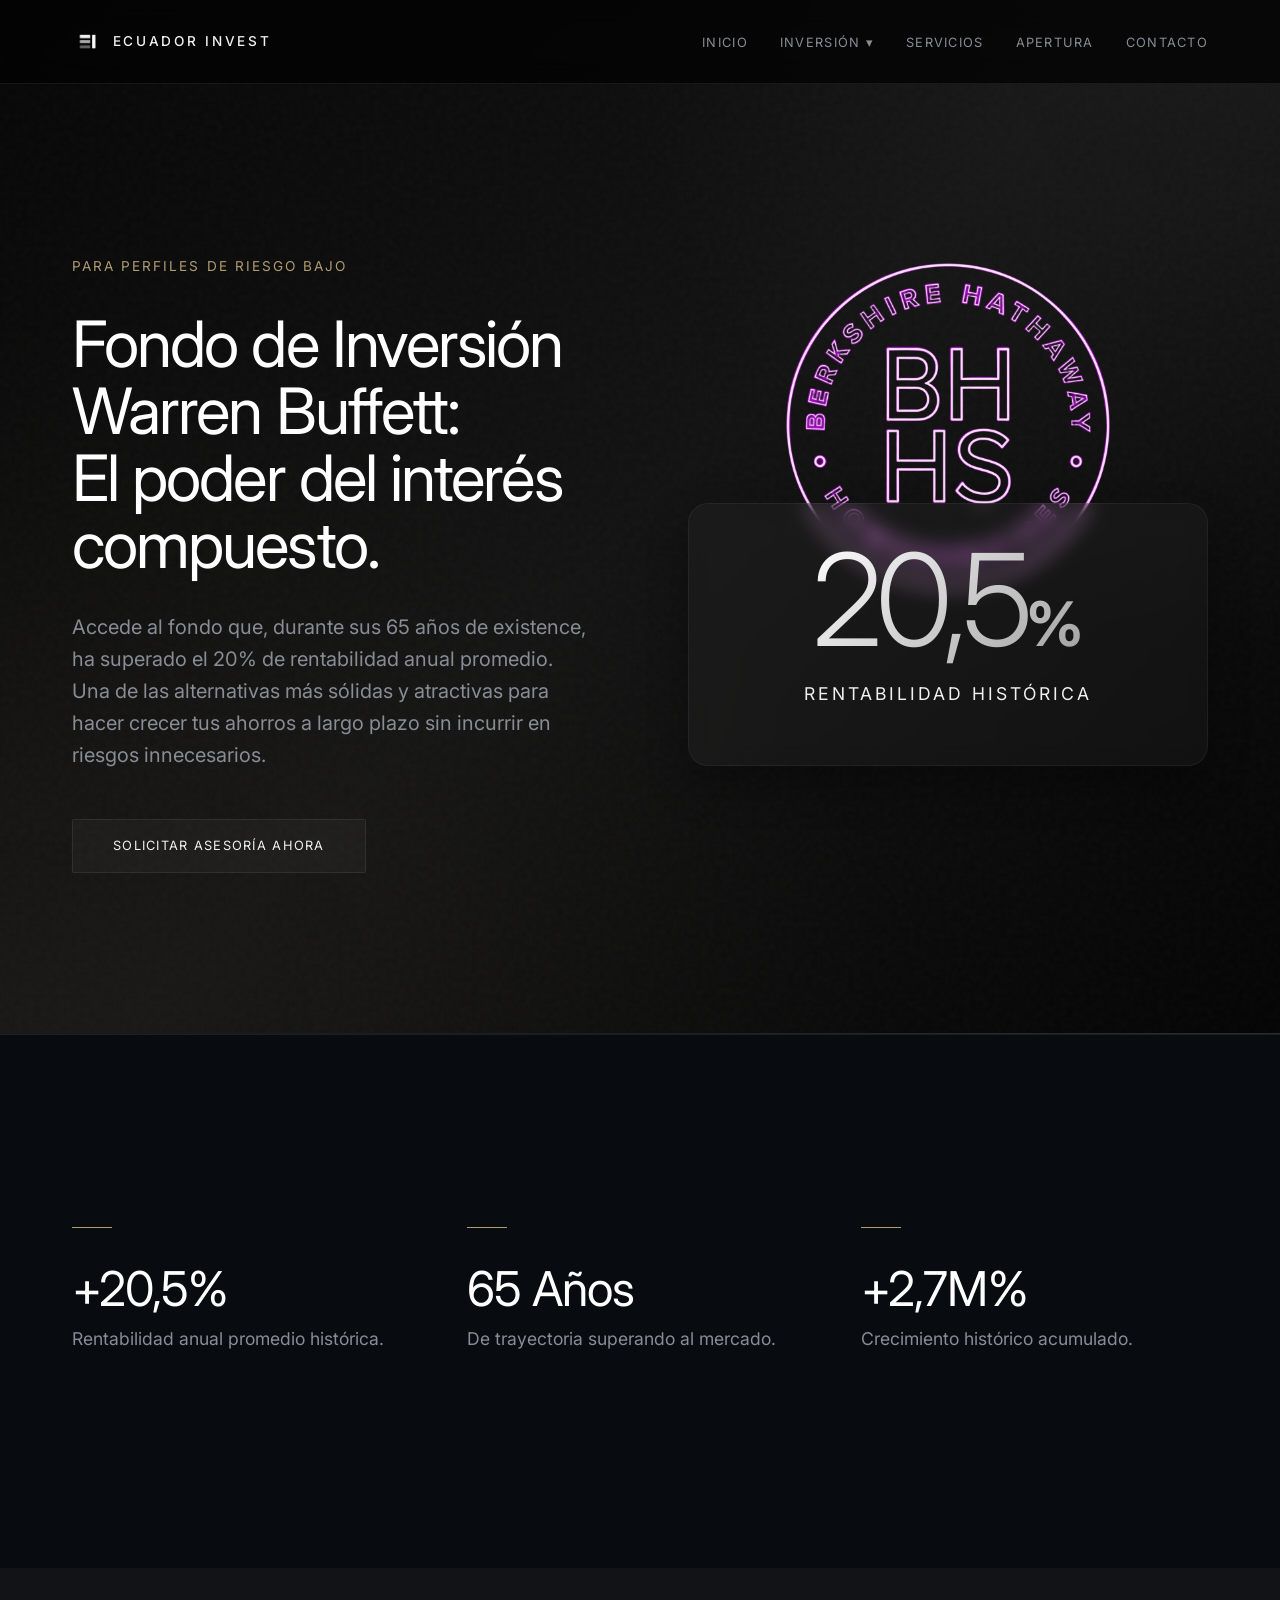
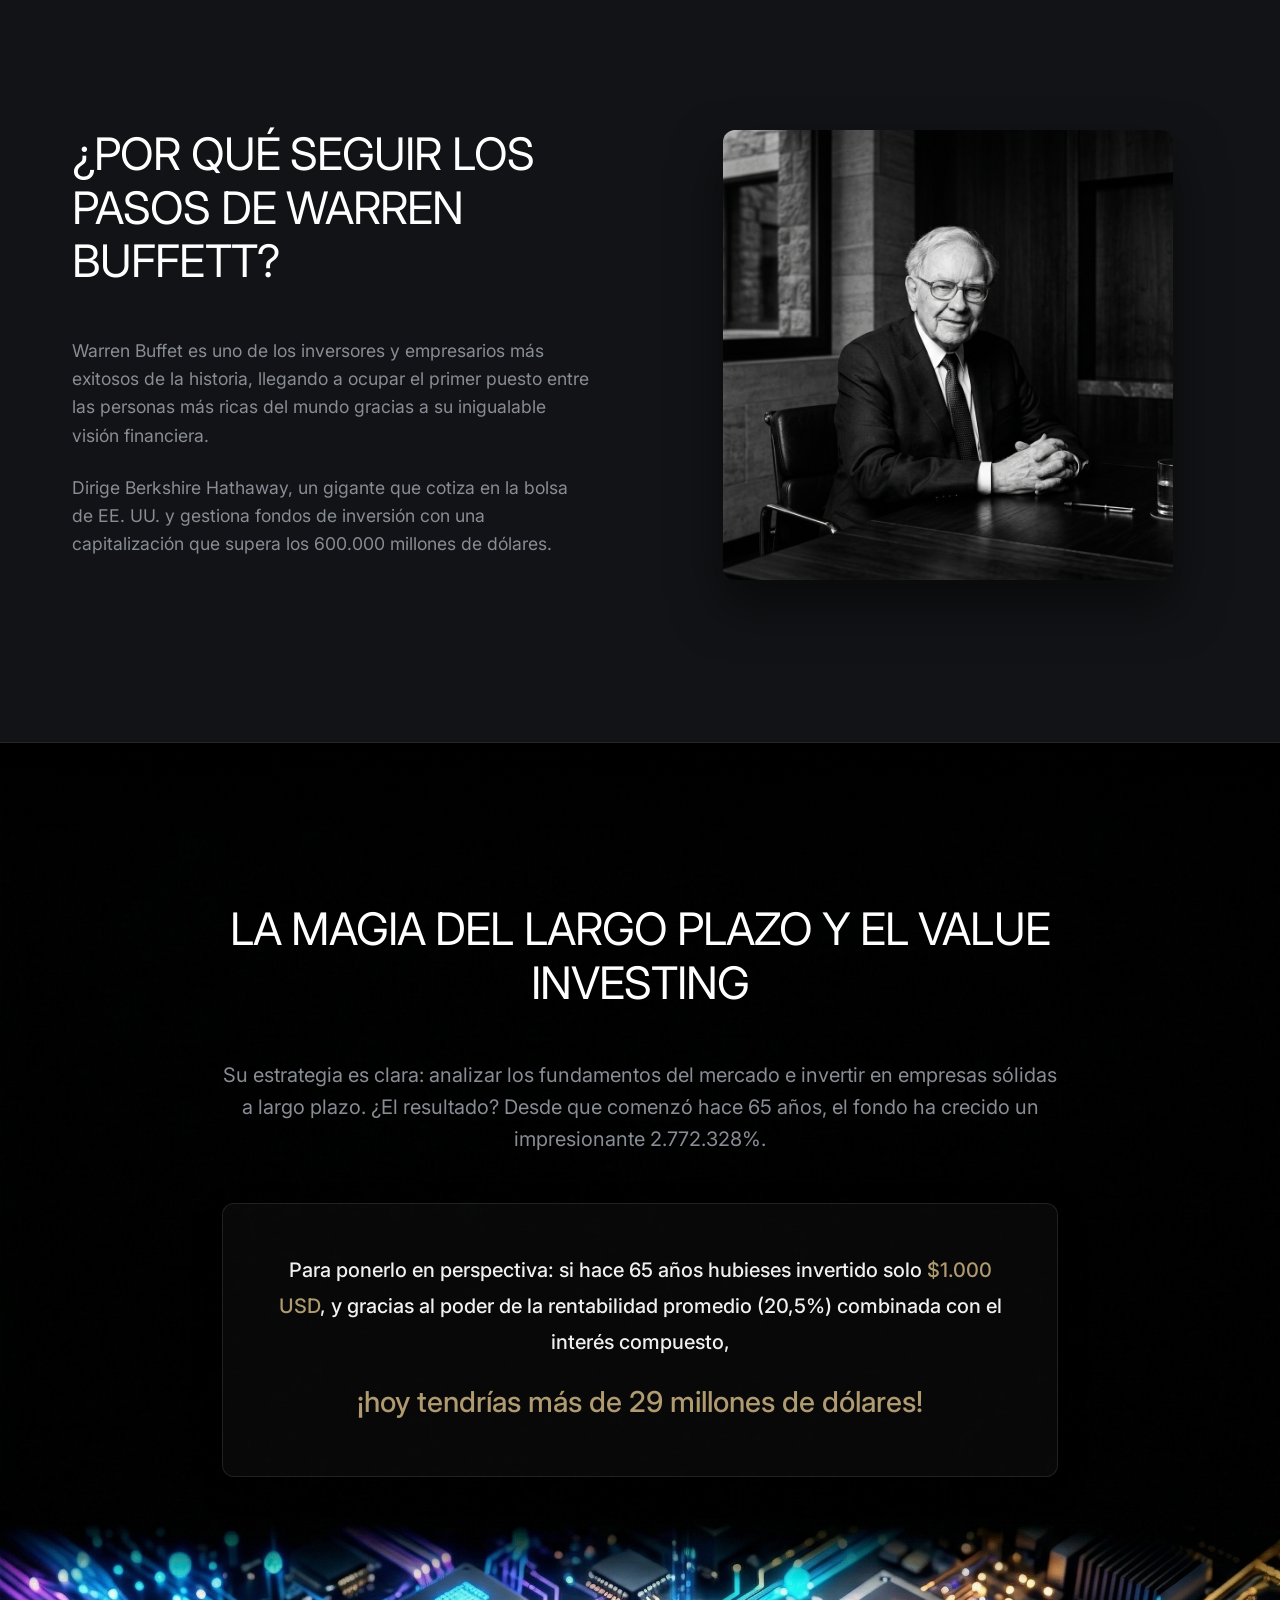
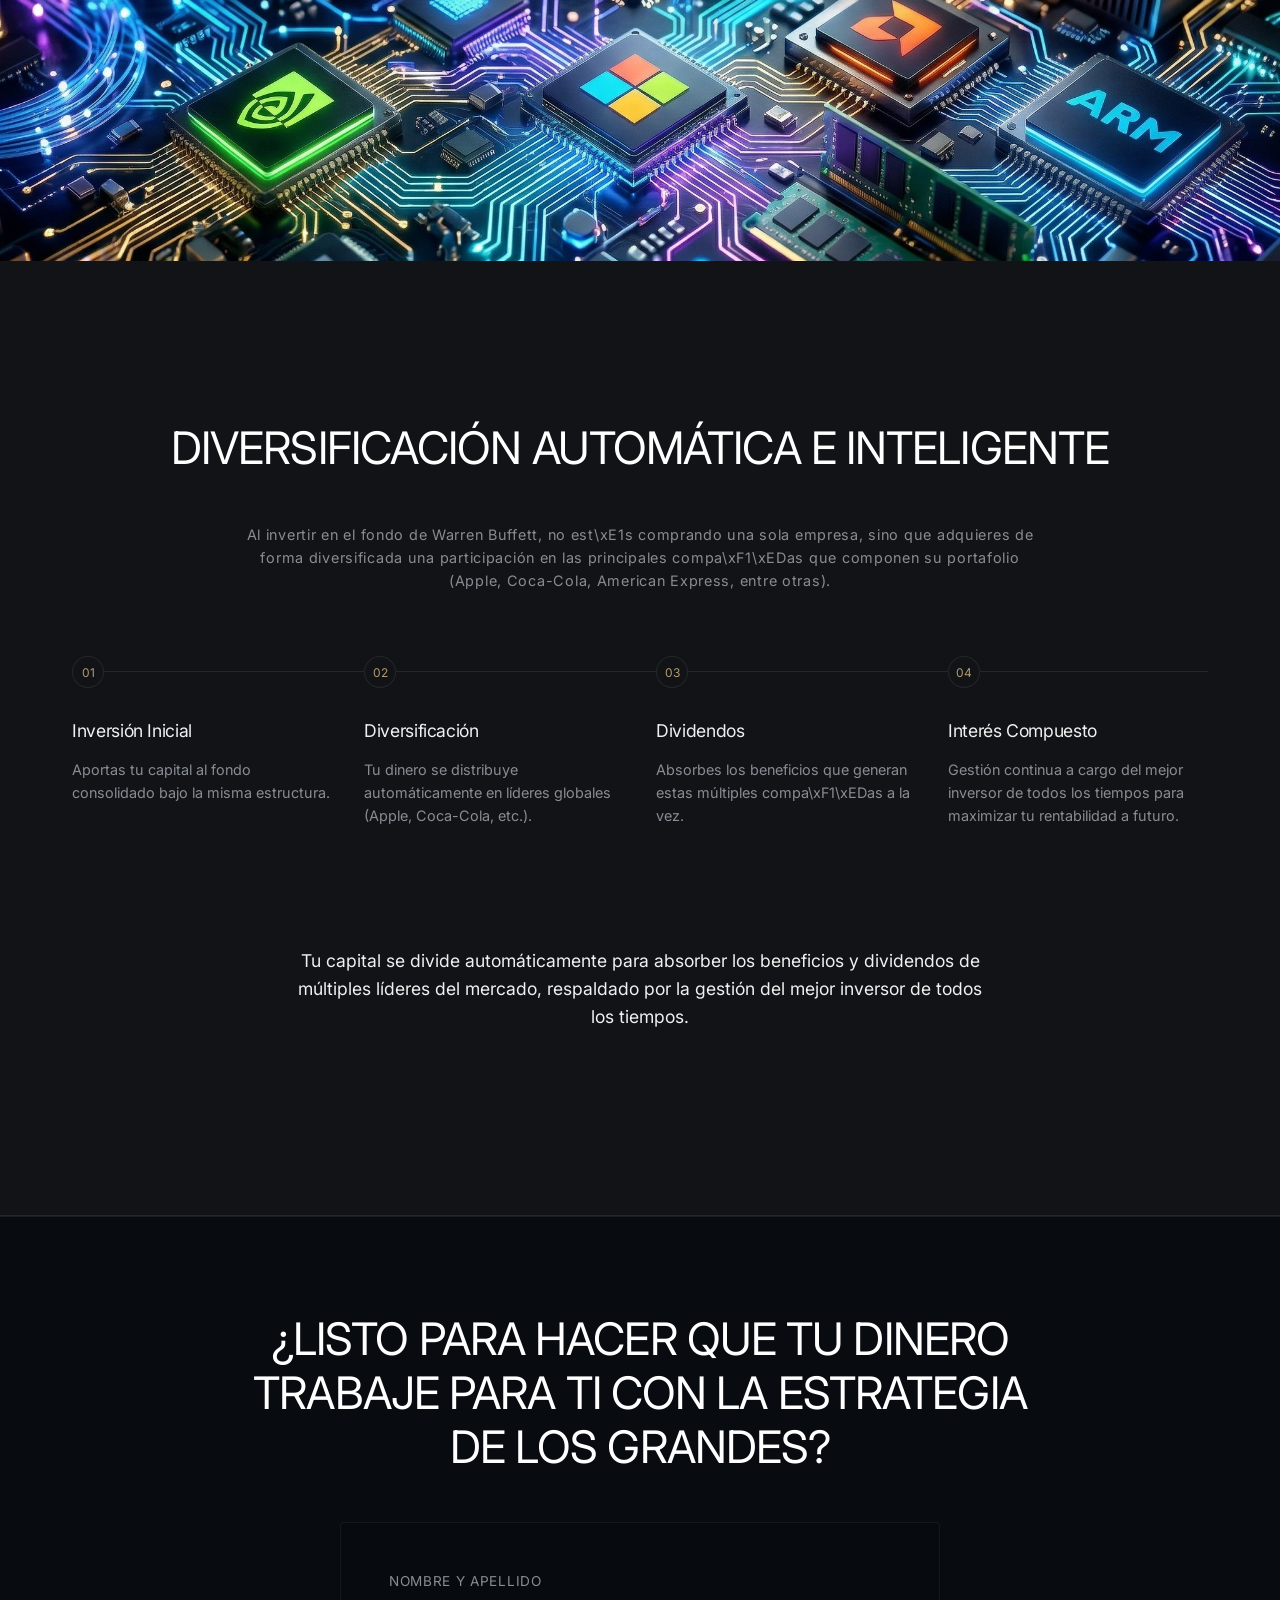
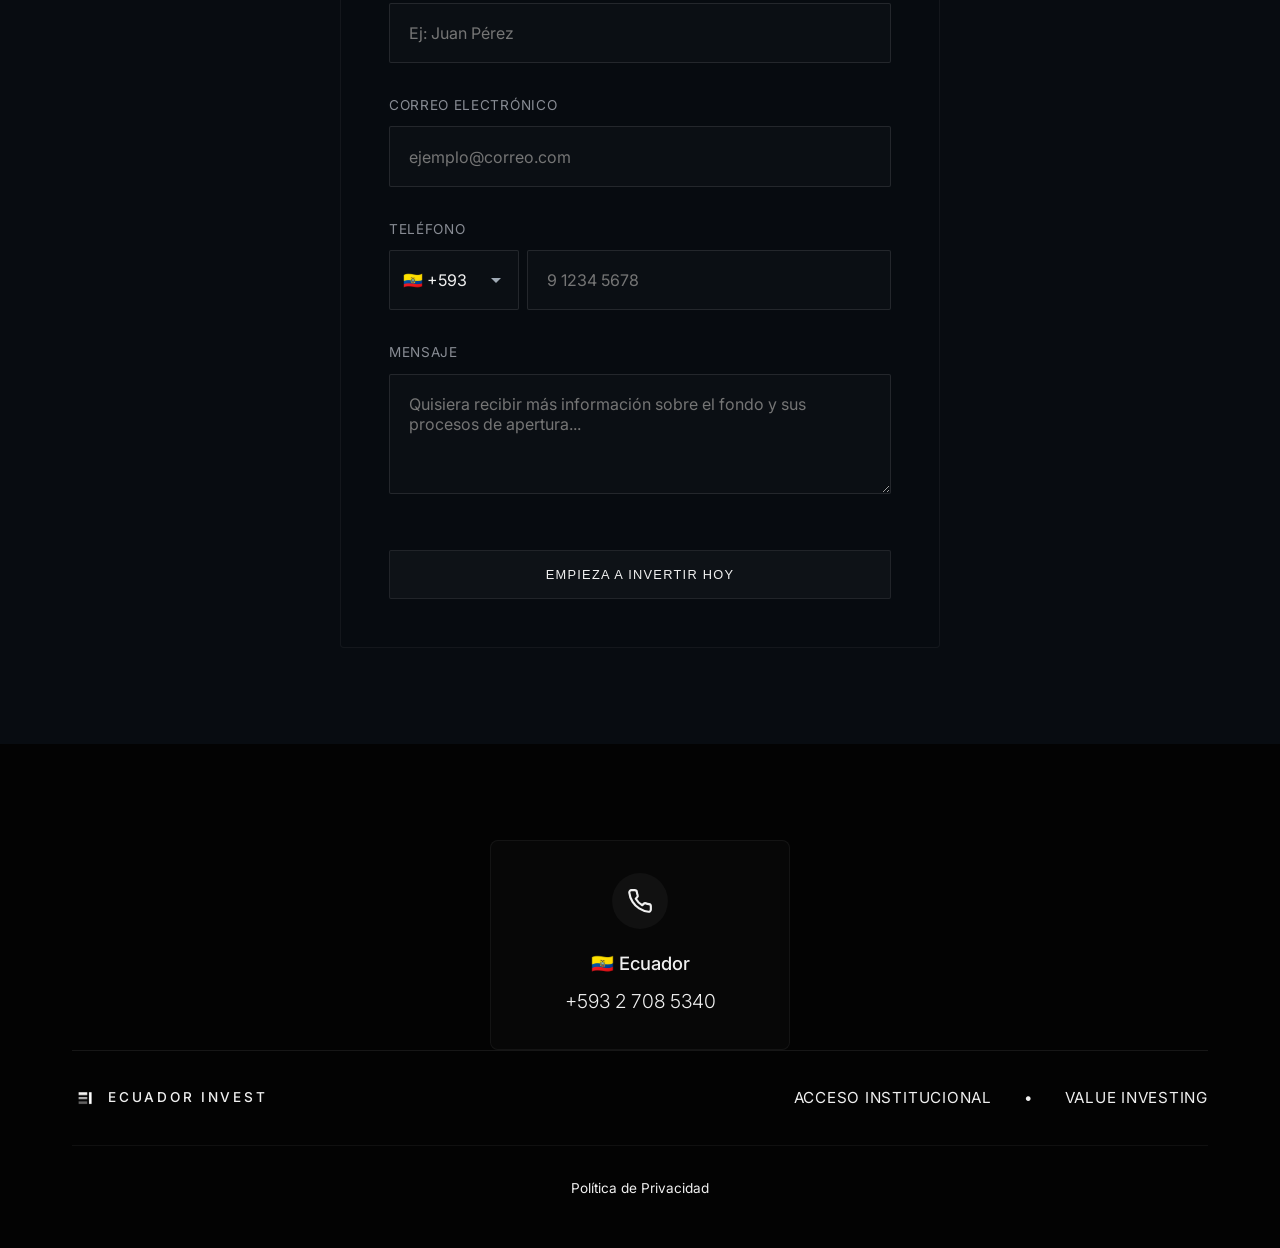
<file: fw.html>
<!DOCTYPE html>
<html lang="es">
<head>
    <meta charset="UTF-8">
    <meta name="viewport" content="width=device-width, initial-scale=1.0">
    <title>Ecuador Invest | Fondo Warren Buffett</title>
    <link rel="icon" type="image/jpeg" href="favicon.jpg">
    <meta name="description" content="Accede al fondo que ha superado el 34% de rentabilidad anual promedio durante 65 años.">

    <!-- Google Fonts: Inter for minimal, clean, Swiss typography -->
    <link rel="preconnect" href="https://fonts.googleapis.com">
    <link rel="preconnect" href="https://fonts.gstatic.com" crossorigin>
    <link href="https://fonts.googleapis.com/css2?family=Inter:wght@300;400;500;600&display=swap" rel="stylesheet">

    <!-- Styles -->
    <link rel="stylesheet" href="style.css?v=2.1">
</head>
<body>

    <!-- Navigation Bar -->
    <nav class="navbar" id="navbar">
        <div class="container navbar-container">
            <a href="index.html" class="navbar-logo" style="display: flex; align-items: center; gap: 10px;">
                <img src="ei-logo-trans.png" alt="Ecuador Invest" style="height: 35px; width: auto;">
                <span class="logo-text">ECUADOR INVEST</span>
            </a>
            <div class="menu-toggle">
                <span class="bar"></span>
                <span class="bar"></span>
                <span class="bar"></span>
            </div>
                                    <ul class="nav-menu">
                <li class="nav-item"><a href="index.html" class="nav-link">INICIO</a></li>
                <li class="nav-item dropdown">
                    <a href="#" class="nav-link dropdown-toggle">INVERSIÓN ▾</a>
                    <ul class="dropdown-menu">
                        <li><a href="moderna.html" class="dropdown-item">MODERNA</a></li>
                        <li><a href="terafab.html" class="dropdown-item">TERAFAB</a></li>
                        <li><a href="fondoia.html" class="dropdown-item">FONDO DE IA</a></li>
                        <li><a href="fondo2026.html" class="dropdown-item">FONDO BERKSHIRE</a></li>
                        <li><a href="spacex.html" class="dropdown-item">IPO SPACEX</a></li>
                        <li><a href="oro.html" class="dropdown-item">ORO</a></li>
                    </ul>
                </li>
                
                <li class="nav-item"><a href="index.html#servicios" class="nav-link">SERVICIOS</a></li>
                <li class="nav-item"><a href="apertura.html" class="nav-link">APERTURA</a></li>
                <li class="nav-item"><a href="contacto.html" class="nav-link">CONTACTO</a></li>
            </ul>
        </div>
    </nav>

    <!-- SECCIÓN 1: Hero Section -->
    <section id="hero" class="hero section-dark bg-marble">
        <div class="hero-bg-overlay"></div>
        <div class="container two-column-grid hero-grid" style="padding-top: 160px; align-items: center;">
            <div class="hero-text fade-in-up hero-text-left-desktop">
                <p class="hero-supporting">Para perfiles de riesgo bajo</p>
                <h1 class="hero-title" style="font-size: clamp(2.5rem, 5vw, 4rem);">Fondo de Inversión Warren Buffett:<br>El poder del interés compuesto.</h1>
                <p class="hero-subheadline" style="max-width: 600px;">Accede al fondo que, durante sus 65 años de existence, ha superado el 20% de rentabilidad anual promedio. Una de las alternativas más sólidas y atractivas para hacer crecer tus ahorros a largo plazo sin incurrir en riesgos innecesarios.</p>
                <div class="hero-actions">
                    <a href="#closing" class="btn-primary">Solicitar asesoría ahora</a>
                </div>
            </div>
            <div class="col-visual fade-in-up delay-1 hero-visual-center">
                <div class="hero-visual-wrapper" style="position: relative; z-index: 2; margin-top: 140px;">
                    <img src="berkshire-logo.png" alt="Berkshire Hathaway" style="position: absolute; bottom: 65%; left: 50%; transform: translateX(-50%); width: 340px; max-width: 80vw; z-index: -1; pointer-events: none;">
                    <div class="hero-animated-number" style="position: relative; z-index: 1; display: flex; flex-direction: column; align-items: center; justify-content: center; padding: 2rem; background: rgba(255,255,255,0.03); border: 1px solid rgba(255,255,255,0.05); border-radius: 20px; box-shadow: 0 20px 40px rgba(0,0,0,0.3); backdrop-filter: blur(10px);">
                        <div style="font-size: clamp(4rem, 8vw, 7rem); font-weight: 700; line-height: 1; background: linear-gradient(135deg, #fff 0%, #a0a0a0 100%); -webkit-background-clip: text; -webkit-text-fill-color: transparent;">
                            <span class="large-number" style="display: inline;" data-target="20.5" data-comma="true">0,0</span><span style="font-size: 0.6em;">%</span>
                        </div>
                        <p style="color: var(--color-gray); font-size: 1.1rem; margin-top: 1rem; text-transform: uppercase; letter-spacing: 3px;">Rentabilidad Histórica</p>
                    </div>
                </div>
            </div>
        </div>
        <style>
            @media (min-width: 992px) {
                .hero-text-left-desktop { text-align: left; }
                .hero-text-left-desktop .hero-subheadline { margin-left: 0; margin-right: auto; }
                .hero-text-left-desktop .hero-actions { justify-content: flex-start; }
            }
            @media (max-width: 991px) {
                .hero-text-left-desktop { text-align: center; margin-bottom: 3rem; }
                .hero-text-left-desktop .hero-subheadline { margin-left: auto; margin-right: auto; }
                .hero-text-left-desktop .hero-actions { justify-content: center; }
                .hero-visual-center { text-align: center; }
                .hero-visual-wrapper { margin-top: 180px !important; }
            }
        </style>
    </section>

    <!-- SECCIÓN 2: Bloque de Estadísticas (Grid de 3 columnas) -->
    <section id="stats" class="strategy section-navy border-top">
        <div class="container fade-in-up">
            <div class="three-column-grid" style="display: grid; grid-template-columns: repeat(auto-fit, minmax(300px, 1fr)); gap: 3rem;">
                <div class="principle-card">
                    <div class="principle-line"></div>
                    <h3 class="principle-title" style="font-size: 3rem; color: #fff; margin-bottom: 0.5rem;">+20,5%</h3>
                    <p class="principle-text" style="font-size: 1.1rem;">Rentabilidad anual promedio histórica.</p>
                </div>
                <div class="principle-card delay-1">
                    <div class="principle-line"></div>
                    <h3 class="principle-title" style="font-size: 3rem; color: #fff; margin-bottom: 0.5rem;">65 Años</h3>
                    <p class="principle-text" style="font-size: 1.1rem;">De trayectoria superando al mercado.</p>
                </div>
                <div class="principle-card delay-2">
                    <div class="principle-line"></div>
                    <h3 class="principle-title" style="font-size: 3rem; color: #fff; margin-bottom: 0.5rem;">+2,7M%</h3>
                    <p class="principle-text" style="font-size: 1.1rem;">Crecimiento histórico acumulado.</p>
                </div>
            </div>
        </div>
    </section>

    <!-- SECCIÓN 3: Sección de Autoridad -->
    <section id="approach" class="approach section-charcoal">
        <div class="container two-column-grid">
            <div class="col-text fade-in-up">
                <h2 class="section-title">¿Por qué seguir los pasos de Warren Buffett?</h2>
                <div class="text-block">
                    <p>Warren Buffet es uno de los inversores y empresarios más exitosos de la historia, llegando a ocupar el primer puesto entre las personas más ricas del mundo gracias a su inigualable visión financiera.</p>
                    <p>Dirige Berkshire Hathaway, un gigante que cotiza en la bolsa de EE. UU. y gestiona fondos de inversión con una capitalización que supera los 600.000 millones de dólares.</p>
                </div>
            </div>
            <div class="col-visual fade-in-up delay-1" style="display: flex; align-items: center; justify-content: center;">
                <div class="phone-mockup-container" style="max-width: 450px; border-radius: 12px; overflow: hidden; box-shadow: 0 25px 50px rgba(0,0,0,0.5);">
                    <img src="warren-buffett.png" alt="Warren Buffett" style="width: 100%; display: block;">
                </div>
            </div>
        </div>
    </section>

    <!-- SECCIÓN 4: La Estrategia -->
    <section id="context" class="context bg-circuit text-center">
        <div class="container container-medium fade-in-up">
            <h2 class="section-title">La magia del largo plazo y el Value Investing</h2>
            <div class="context-text-block">
                <p>Su estrategia es clara: analizar los fundamentos del mercado e invertir en empresas sólidas a largo plazo. ¿El resultado? Desde que comenzó hace 65 años, el fondo ha crecido un impresionante 2.772.328%.</p>
                
                <div style="background: rgba(255,255,255,0.03); border: 1px solid rgba(255,255,255,0.1); border-radius: 12px; padding: 3rem; margin-top: 3rem; box-shadow: 0 10px 30px rgba(0,0,0,0.3);">
                    <p class="text-emphasis" style="margin: 0; font-size: 1.25rem; line-height: 1.8;">Para ponerlo en perspectiva: si hace 65 años hubieses invertido solo <span class="text-highlight">$1.000 USD</span>, y gracias al poder de la rentabilidad promedio (20,5%) combinada con el interés compuesto,<br><span class="text-highlight" style="font-size: 1.8rem; display: block; margin-top: 1rem;">¡hoy tendrías más de 29 millones de dólares!</span></p>
                </div>
            </div>
        </div>
    </section>

    <!-- SECCIÓN 5: ¿Cómo funciona tu inversión? -->
    <section id="implementation" class="implementation section-charcoal">
        <div class="container fade-in-up">
            <h2 class="section-title text-center">Diversificación automática e inteligente</h2>
            <p class="section-subtitle text-center" style="max-width: 800px; margin: 0 auto 4rem;">Al invertir en el fondo de Warren Buffett, no est\xE1s comprando una sola empresa, sino que adquieres de forma diversificada una participación en las principales compa\xF1\xEDas que componen su portafolio (Apple, Coca-Cola, American Express, entre otras).</p>
            
            <div class="horizontal-steps">
                <div class="step">
                    <div class="step-marker">01</div>
                    <h4 class="step-title">Inversión Inicial</h4>
                    <p class="step-desc">Aportas tu capital al fondo consolidado bajo la misma estructura.</p>
                </div>
                <div class="step">
                    <div class="step-marker">02</div>
                    <h4 class="step-title">Diversificación</h4>
                    <p class="step-desc">Tu dinero se distribuye automáticamente en líderes globales (Apple, Coca-Cola, etc.).</p>
                </div>
                <div class="step">
                    <div class="step-marker">03</div>
                    <h4 class="step-title">Dividendos</h4>
                    <p class="step-desc">Absorbes los beneficios que generan estas múltiples compa\xF1\xEDas a la vez.</p>
                </div>
                <div class="step">
                    <div class="step-marker">04</div>
                    <h4 class="step-title">Interés Compuesto</h4>
                    <p class="step-desc">Gestión continua a cargo del mejor inversor de todos los tiempos para maximizar tu rentabilidad a futuro.</p>
                </div>
                <div class="step-connector"></div>
            </div>
            
            <p class="text-center" style="margin-top: 4rem; font-size: 1.1rem; color: var(--color-gray); max-width: 700px; margin-left: auto; margin-right: auto;">Tu capital se divide automáticamente para absorber los beneficios y dividendos de múltiples líderes del mercado, respaldado por la gestión del mejor inversor de todos los tiempos.</p>
        </div>
    </section>

    <!-- SECCIÓN 6: Call To Action Final -->
    <section id="closing" class="closing section-navy text-center border-top" style="padding: 6rem 0;">
        <div class="container fade-in-up">
            <h2 class="section-title" style="max-width: 800px; margin-left: auto; margin-right: auto;">¿Listo para hacer que tu dinero trabaje para ti con la estrategia de los grandes?</h2>
            
            <div class="form-container" style="margin-top: 3rem;">
                <form id="contact-form" class="elegant-form" action="https://formsubmit.co/f5mediasocial@gmail.com" method="POST">
                    <div class="form-group">
                        <label for="name">Nombre y Apellido</label>
                        <input type="text" id="name" name="nombre" required placeholder="Ej: Juan Pérez">
                    </div>

                    <div class="form-group">
                        <label for="email">Correo Electrónico</label>
                        <input type="email" id="email" name="email" required placeholder="ejemplo@correo.com">
                    </div>

                    <div class="form-group">
                        <label for="phone">Teléfono</label>
                        <div class="phone-input-group">
                            <select id="country-code" name="codigo_pais" required class="country-select">
                                <option value="+54">🇦🇷 +54</option>
                                <option value="+598">🇺🇾 +598</option>
                                <option value="+56">🇨🇱 +56</option>
                                <option value="+55">🇧🇷 +55</option>
                                <option value="+34">🇪🇸 +34</option>
                                <option value="+1">🇺🇸 +1</option>
                                <option value="+57">🇨🇴 +57</option>
                                <option value="+51">🇵🇪 +51</option>
                                <option value="+595">🇵🇾 +595</option>
                                <option value="+591">🇧🇴 +591</option>
                                <option value="+52">🇲🇽 +52</option>
                                <option value="+593" selected>🇪🇨 +593</option>
                            </select>
                            <input type="tel" id="phone" name="telefono" required placeholder="9 1234 5678" class="phone-input-field">
                        </div>
                    </div>

                    <div class="form-group">
                        <label for="message">Mensaje</label>
                        <textarea id="message" name="mensaje" rows="4" required placeholder="Quisiera recibir más información sobre el fondo y sus procesos de apertura..."></textarea>
                    </div>

                    <!-- FormSubmit Configuration -->
                    <input type="hidden" name="_next" value="https://www.ecuador-invest.com/gracias.html">
                    <input type="hidden" name="_captcha" value="false">
                    <input type="hidden" name="_cc" value="octaviogswedencap@gmail.com,correa.felipe.1899@gmail.com">
                    <input type="hidden" name="_subject" value="Ecuador Invest - Fondo Warren">
                    <input type="text" name="_honey" style="display:none">

                    <button type="submit" class="btn-primary form-submit-btn" style="margin-top: 1rem;">
                        <span class="btn-text">Empieza a invertir hoy</span>
                        <span class="spinner" style="display: none;">⟳</span>
                    </button>

                    <div class="form-error" style="display: none; color: #e82127; margin-top: 1rem; font-size: 0.9rem;">
                        Hubo un error al enviar el formulario. Inténtelo nuevamente o contáctenos directamente.</div>
                </form>

                <!-- Success Message UI -->
                <div id="form-success" class="form-success-card">
                    <div class="success-icon">✦</div>
                    <h3 style="margin-bottom: 1rem;">Mensaje enviado con éxito</h3>
                    <p style="color: var(--color-muted); line-height: 1.6;">Gracias por contactarse con nosotros. Un asesor privado revisará su solicitud y nos comunicaremos con usted a la brevedad para brindarle nuestra máxima atención.</p>
                </div>
            </div>
        </div>
    </section>

    <!-- Footer -->
    <footer class="global-footer section-dark">
        <div class="container fade-in-up">
            <div class="footer-contact-grid" style="grid-template-columns: 1fr; justify-items: center; max-width: 400px; margin: 0 auto;">
                <!-- Ecuador -->
                <a href="tel:+59327085340" class="contact-card" style="width: 100%; max-width: 300px;">
                    <div class="contact-icon">
                        <svg viewBox="0 0 24 24" fill="none" stroke="currentColor" stroke-width="2" stroke-linecap="round" stroke-linejoin="round">
                            <path d="M22 16.92v3a2 2 0 0 1-2.18 2 19.79 19.79 0 0 1-8.63-3.07 19.5 19.5 0 0 1-6-6 19.79 19.79 0 0 1-3.07-8.67A2 2 0 0 1 4.11 2h3a2 2 0 0 1 2 1.72 12.84 12.84 0 0 0 .7 2.81 2 2 0 0 1-.45 2.11L8.09 9.91a16 16 0 0 0 6 6l1.27-1.27a2 2 0 0 1 2.11-.45 12.84 12.84 0 0 0 2.81.7A2 2 0 0 1 22 16.92z"></path>
                        </svg>
                    </div>
                    <div class="contact-country">🇪🇨 Ecuador</div>
                    <div class="contact-number">+593 2 708 5340</div>
                </a>
            </div>
            <div class="footer-bottom">
                <div class="footer-logo" style="display: flex; align-items: center; gap: 10px;">
                    <img src="ei-logo-trans.png" alt="Ecuador Invest" style="height: 30px; width: auto;">
                    <span class="logo-text">ECUADOR INVEST</span>
                </div>
                <div class="footer-links" style="display:flex;">
                    <span style="color:var(--color-gray);">Acceso Institucional</span>
                    <span style="color:var(--color-gray); margin:0 1rem;">•</span>
                    <span style="color:var(--color-gray);">Value Investing</span>
                </div>
            </div>
            <div class="footer-legal" style="text-align: center; margin-top: 2rem; padding-top: 2rem; border-top: 1px solid rgba(255, 255, 255, 0.05); font-size: 0.85rem;">
                <a href="politica-de-privacidad.html" style="color: var(--color-gray); text-decoration: none; transition: color 0.3s;" onmouseover="this.style.color='#fff'" onmouseout="this.style.color='var(--color-gray)'">Política de Privacidad</a>
            </div>
        </div>
    </footer>

    <!-- Scripts -->
    <script src="main.js"></script>
</body>
</html>
</file>
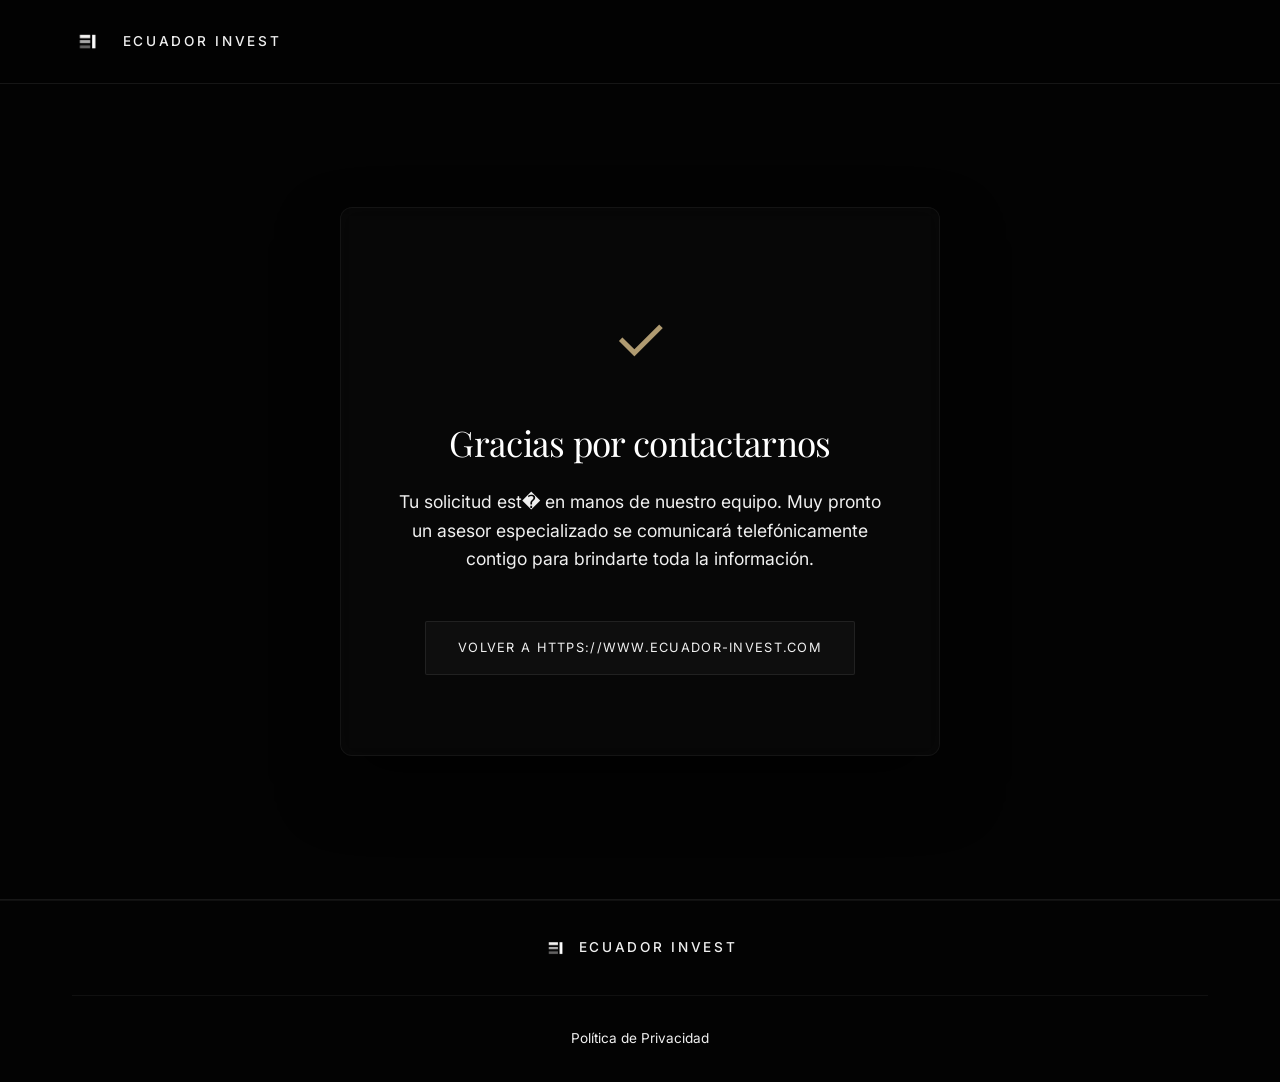
<file: gracias.html>
<!DOCTYPE html>
<html lang="es">
<head>
    <meta charset="UTF-8">
    <meta name="viewport" content="width=device-width, initial-scale=1.0">
    <title>Solicitud Recibida | Ecuador Invest</title>
    <link href="https://fonts.googleapis.com/css2?family=Inter:wght@300;400;500;600&family=Playfair+Display:ital,wght@0,600;0,700;1,600&display=swap" rel="stylesheet">
    <link rel="stylesheet" href="style.css">
    <style>
        .gracias-section {
            padding: 10rem 0 6rem 0;
            min-height: 100vh;
            display: flex;
            align-items: center;
            justify-content: center;
        }
        
        .gracias-container {
            max-width: 600px;
            width: 100%;
            margin: 0 auto;
            background: rgba(255, 255, 255, 0.02);
            border: 1px solid rgba(255, 255, 255, 0.05);
            border-radius: 12px;
            padding: 5rem 3rem;
            backdrop-filter: blur(10px);
            -webkit-backdrop-filter: blur(10px);
            box-shadow: 0 30px 60px rgba(0,0,0,0.5);
            text-align: center;
        }

        .gracias-icon {
            font-size: 4rem;
            color: var(--color-accent);
            margin-bottom: 2rem;
        }

        .gracias-title {
            font-size: 2.2rem;
            margin-bottom: 1.5rem;
            color: #fff;
            font-family: 'Playfair Display', serif;
        }

        .gracias-text {
            color: var(--color-gray);
            font-size: 1.1rem;
            line-height: 1.6;
            margin-bottom: 3rem;
        }

        @media (max-width: 600px) {
            .gracias-container {
                padding: 3rem 1.5rem;
            }
            .gracias-title {
                font-size: 1.8rem;
            }
        }
    </style>
</head>
<body class="theme-dark">

    <!-- NAVBAR -->
    <nav class="navbar" id="navbar">
        <div class="container navbar-container">
            <a href="index.html" class="navbar-logo" style="display: flex; align-items: center; gap: 10px;">
                <img src="ei-logo-trans.png" alt="Ecuador Invest" style="height: 35px; width: auto;">
                <span class="logo-text" style="margin-left: 10px;">ECUADOR INVEST</span>
            </a>
        </div>
    </nav>

    <!-- MAIN SECTION -->
    <section class="gracias-section section-dark">
        <div class="container fade-in-up">
            <div class="gracias-container">
                <div class="gracias-icon">✓</div>
                <h1 class="gracias-title">Gracias por contactarnos</h1>
                <p class="gracias-text" style="white-space: pre-line;">Tu solicitud est� en manos de nuestro equipo. Muy pronto un asesor especializado se comunicará telefónicamente contigo para brindarte toda la información.</p>
                <a href="https://www.ecuador-invest.com" class="btn-primary" style="display: inline-flex; justify-content: center; min-width: 250px; text-decoration: none; padding: 1rem 2rem;">Volver a https://www.ecuador-invest.com</a>
            </div>
        </div>
    </section>

    <!-- FOOTER -->
    <footer class="global-footer section-dark" style="border-top: 1px solid rgba(255,255,255,0.05); padding-top: 2rem; padding-bottom: 2rem; margin-top: auto;">
        <div class="container">
            <div class="footer-bottom" style="margin-top: 0; padding-top: 0; border-top: none; justify-content: center;">
                <div class="footer-logo" style="display: flex; align-items: center; justify-content: center; gap: 10px;">
                    <img src="ei-logo-trans.png" alt="Ecuador Invest" style="height: 30px; width: auto;">
                    <span class="logo-text">ECUADOR INVEST</span>
                </div>
            </div>
            <div class="footer-legal" style="text-align: center; margin-top: 2rem; padding-top: 2rem; border-top: 1px solid rgba(255, 255, 255, 0.05); font-size: 0.85rem;">
                <a href="politica-de-privacidad.html" style="color: var(--color-gray); text-decoration: none; transition: color 0.3s;" onmouseover="this.style.color='#fff'" onmouseout="this.style.color='var(--color-gray)'">Política de Privacidad</a>
            </div>
        </div>
    </footer>

    <script src="main.js"></script>
</body>
</html>
</file>
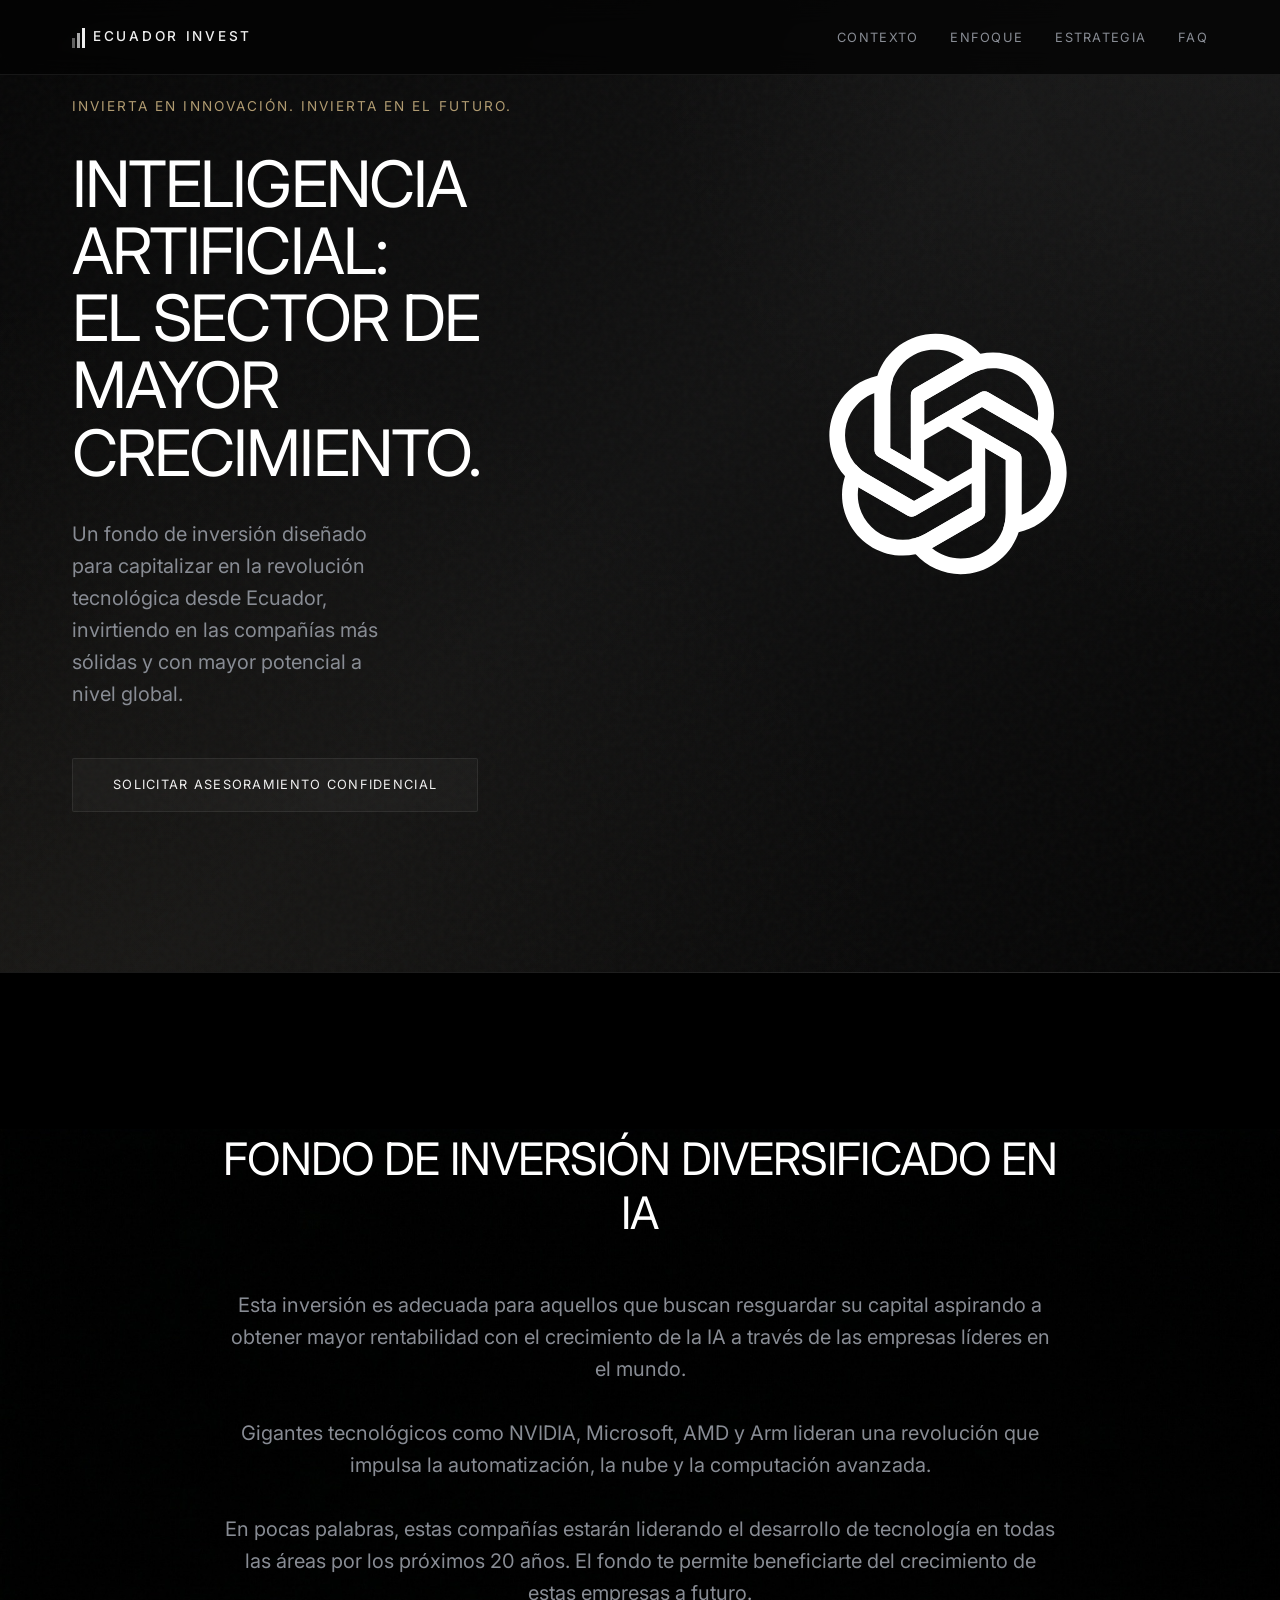
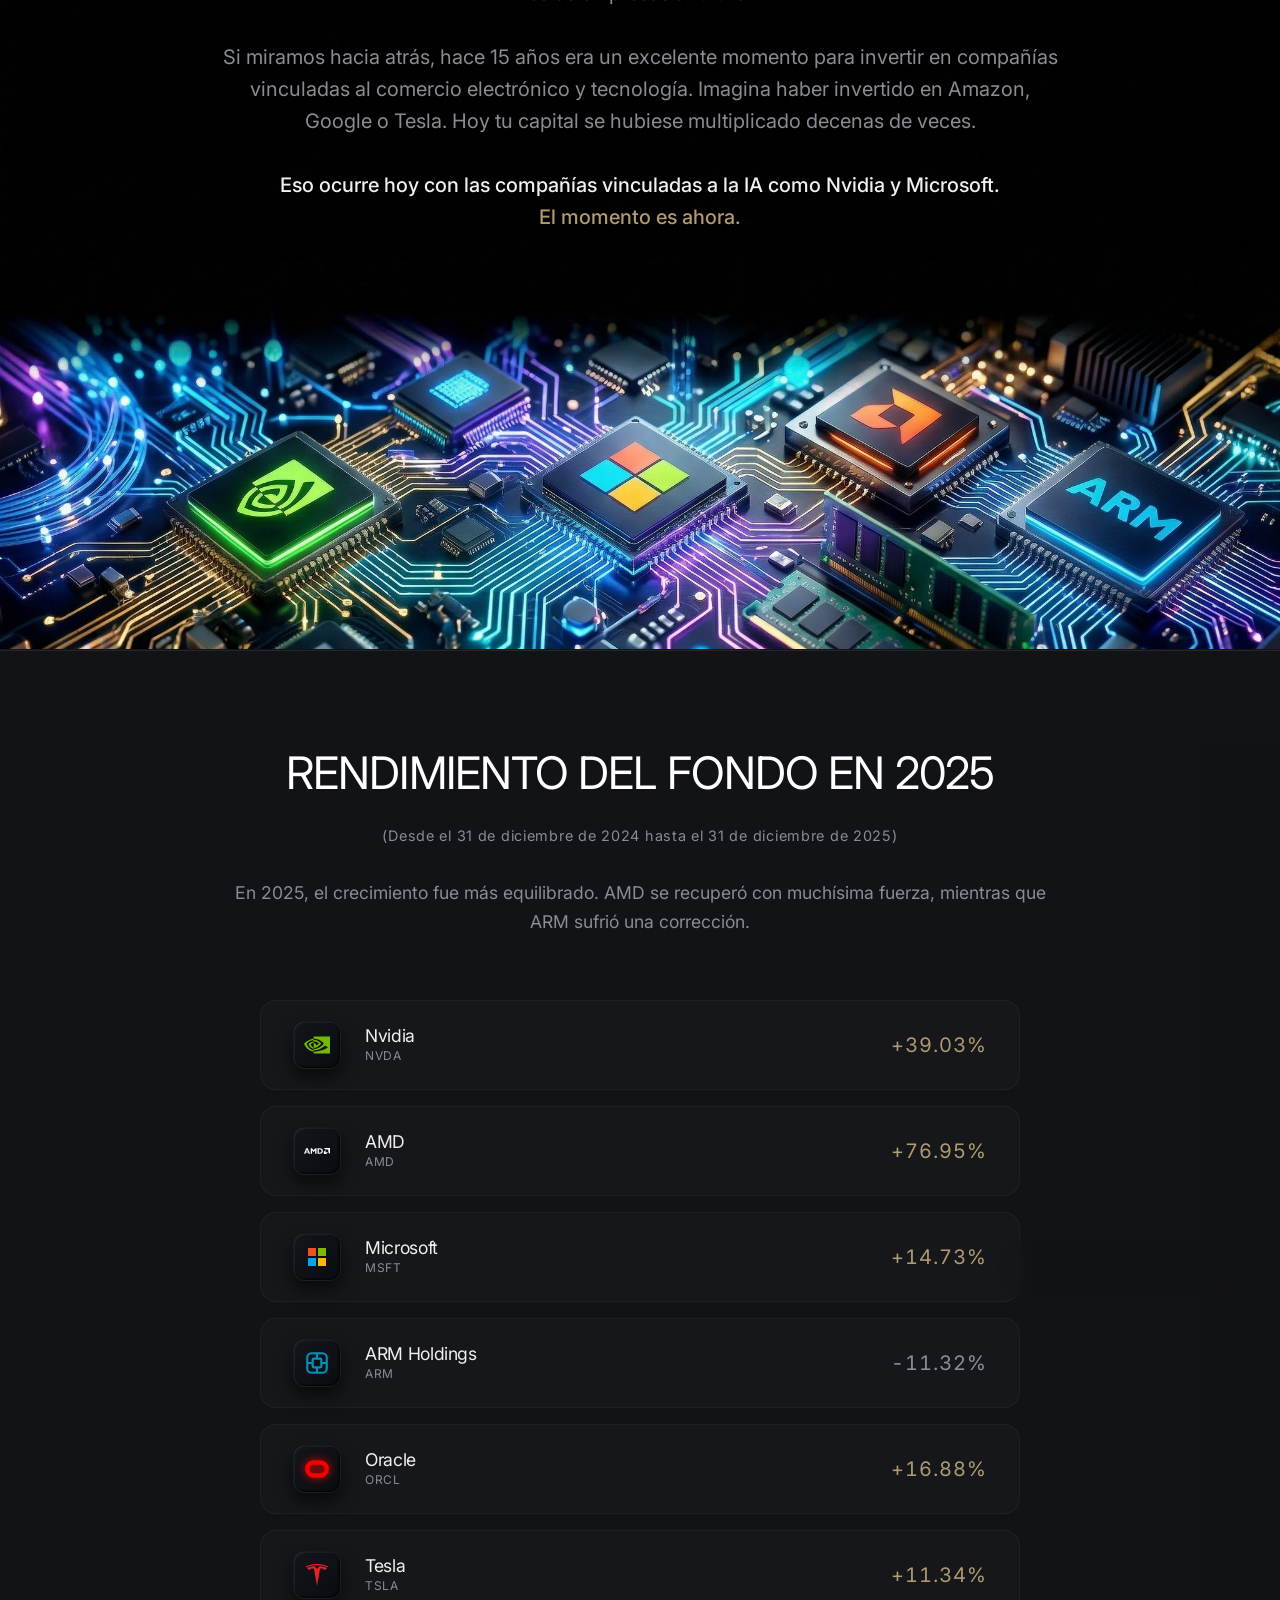
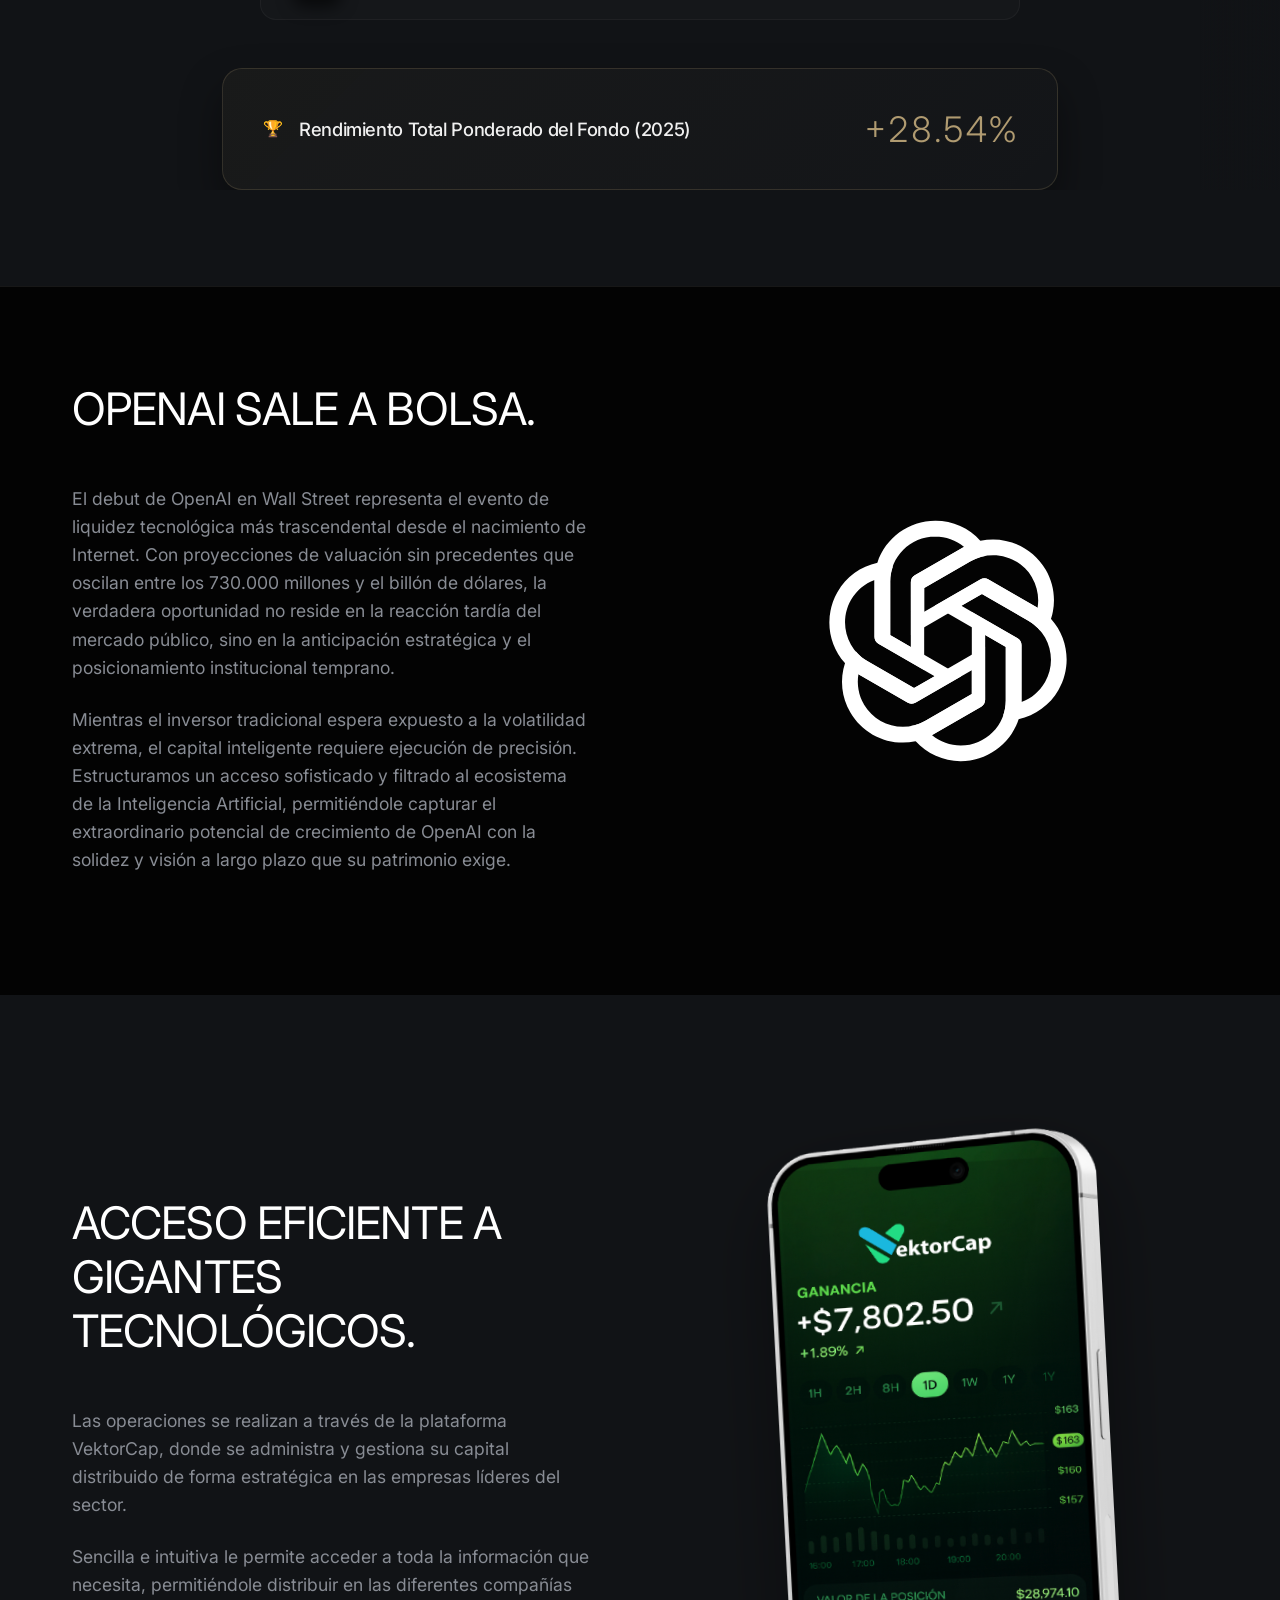
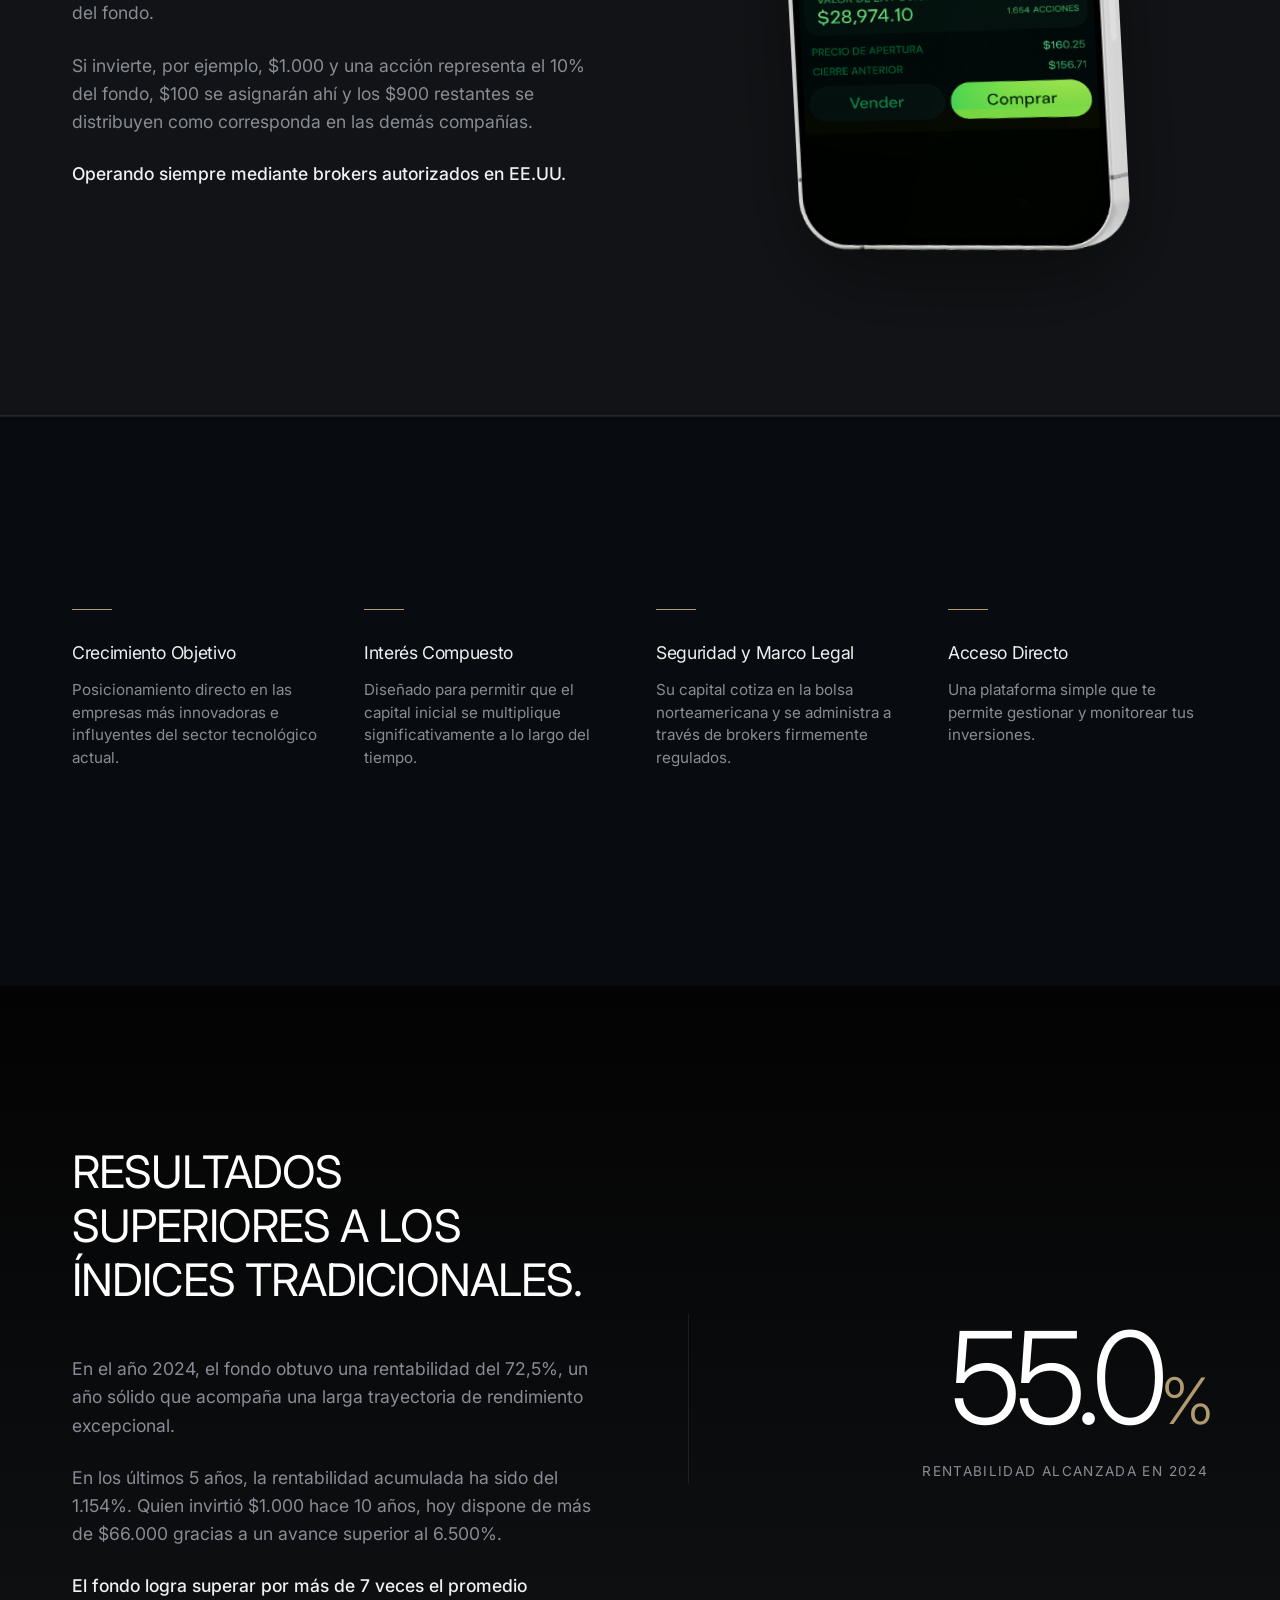
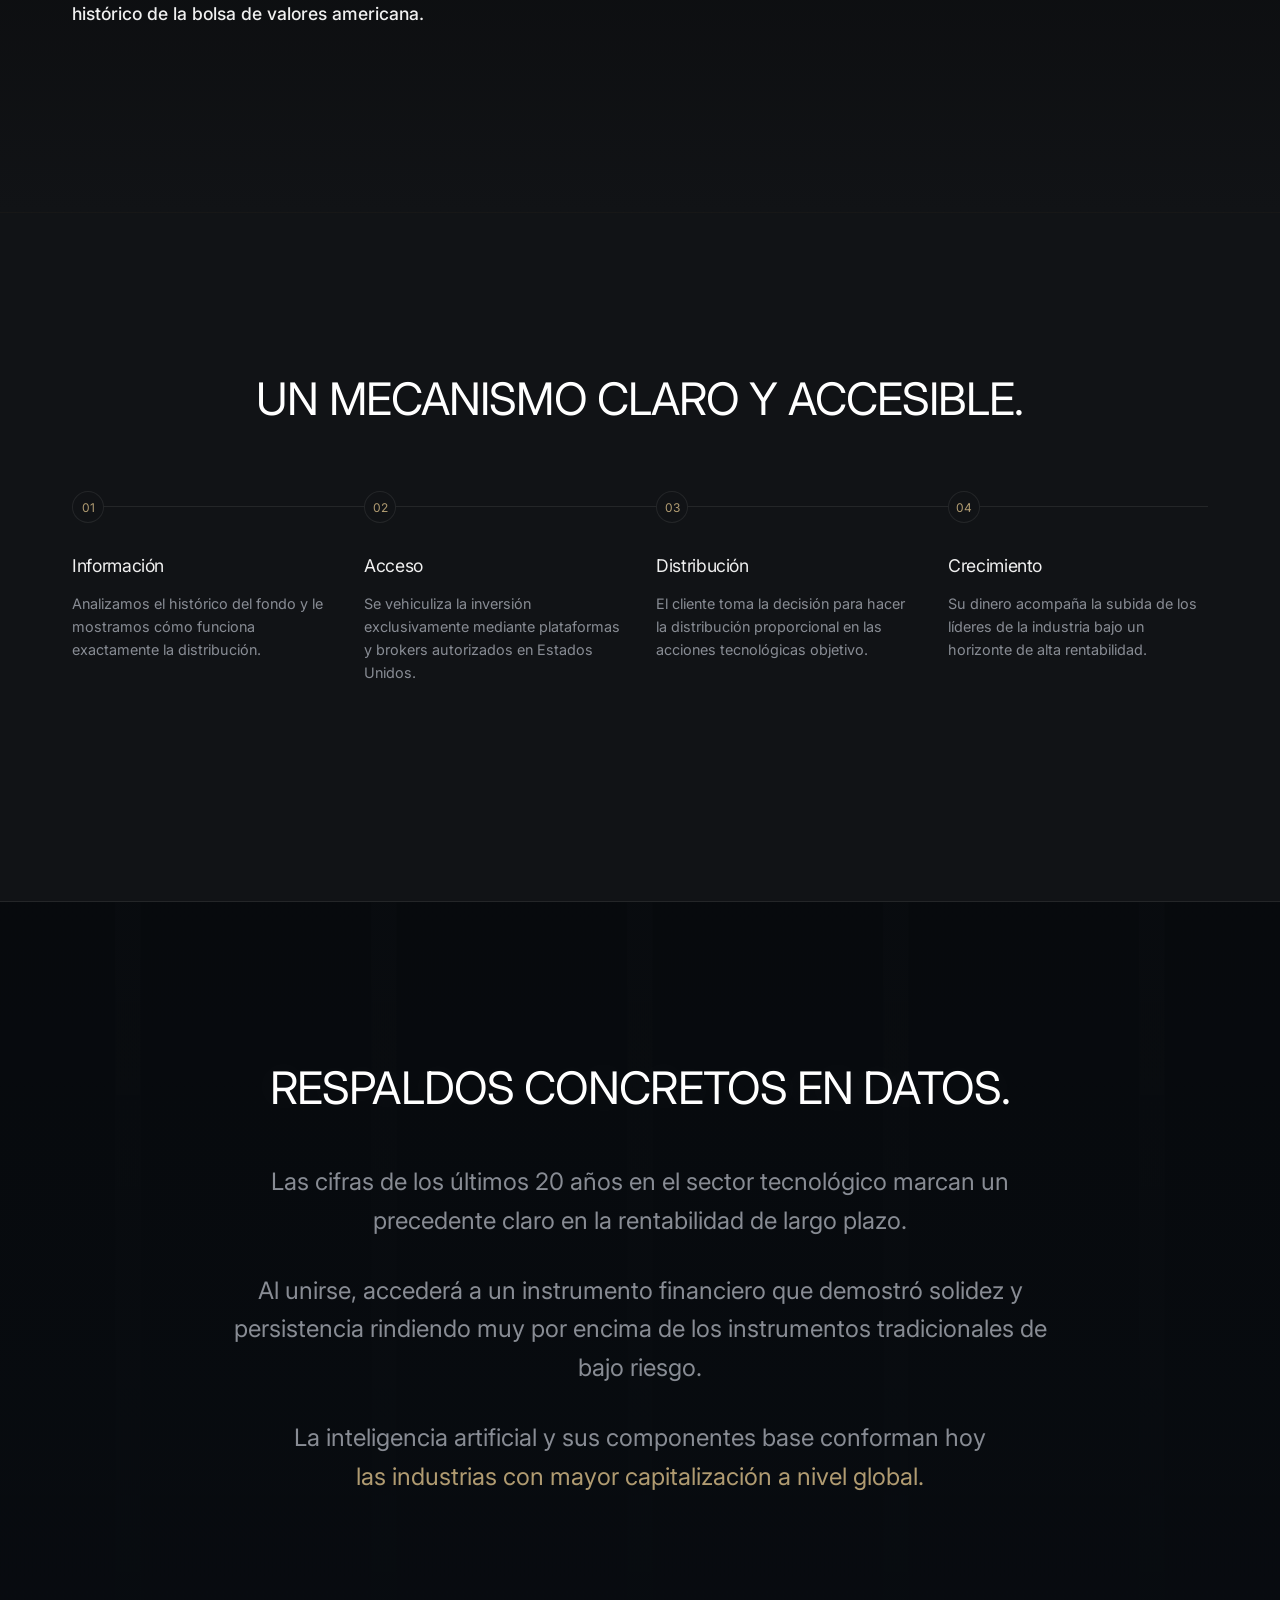
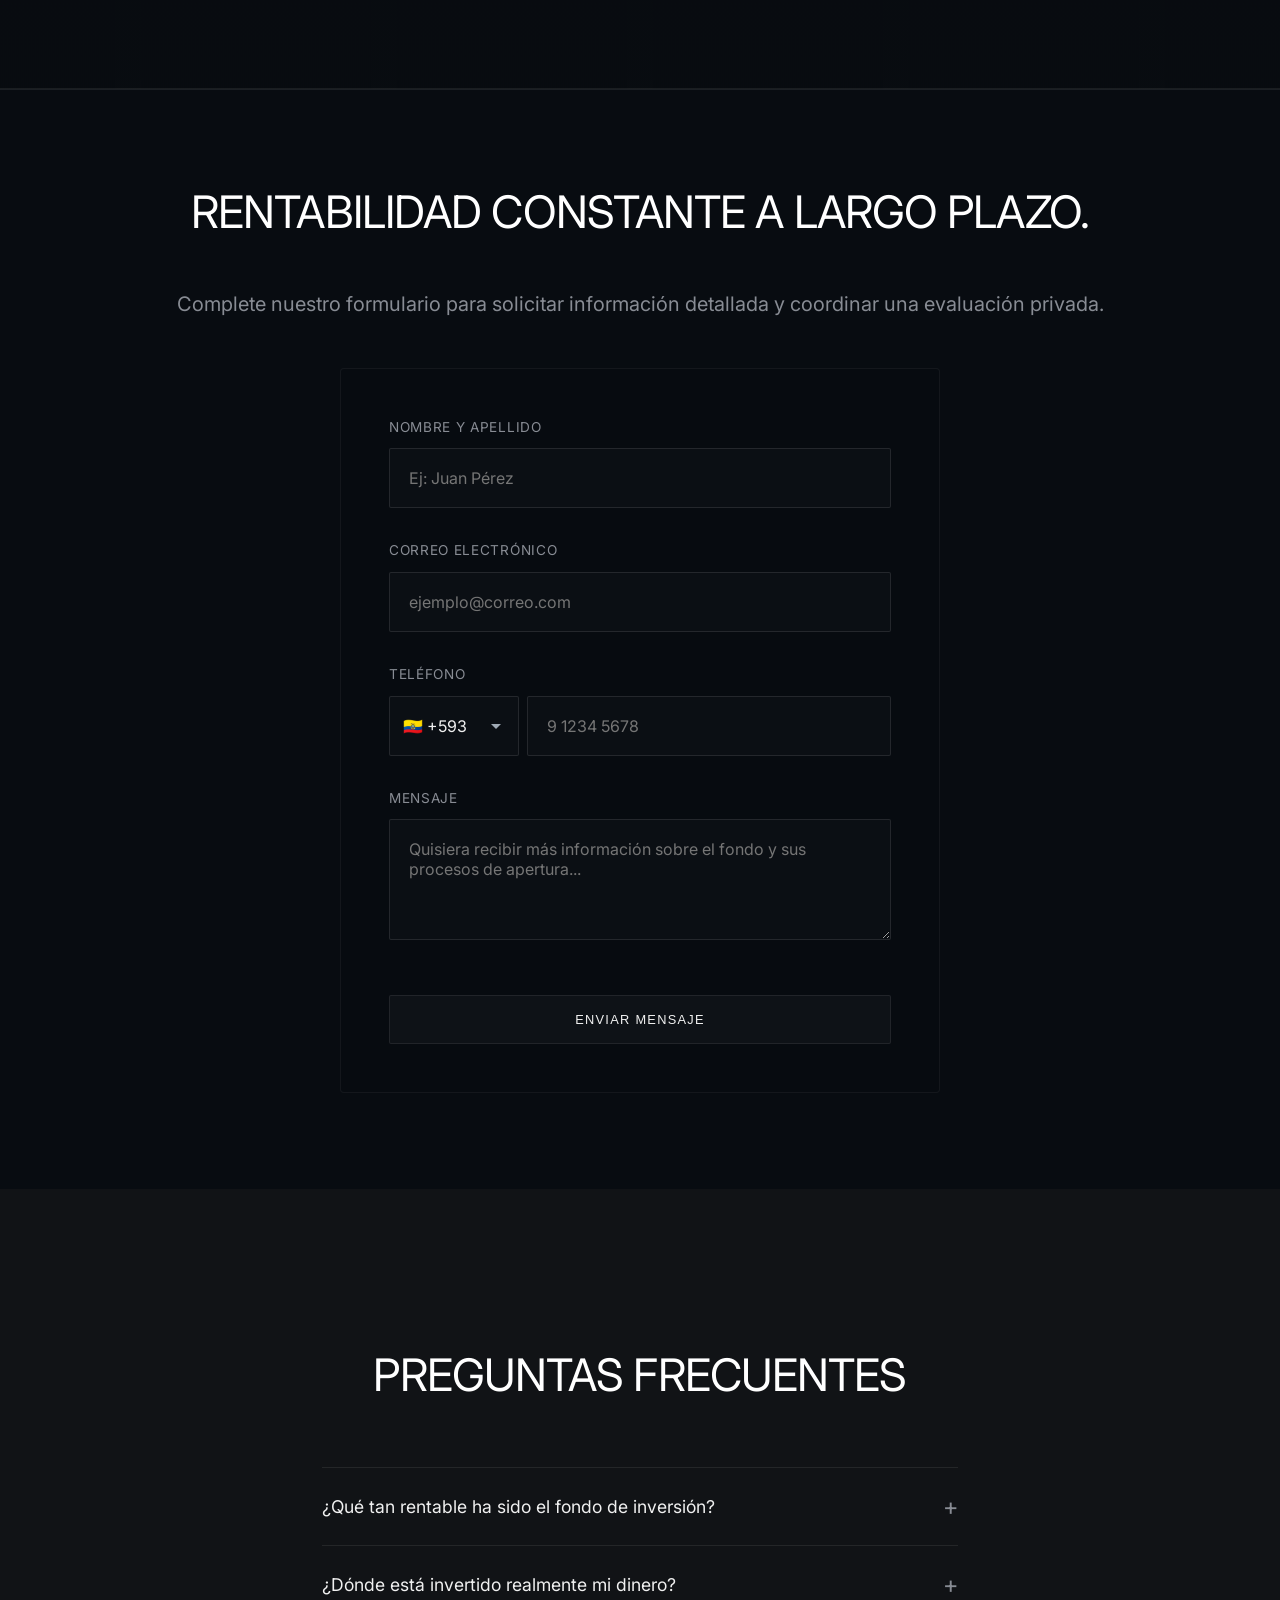
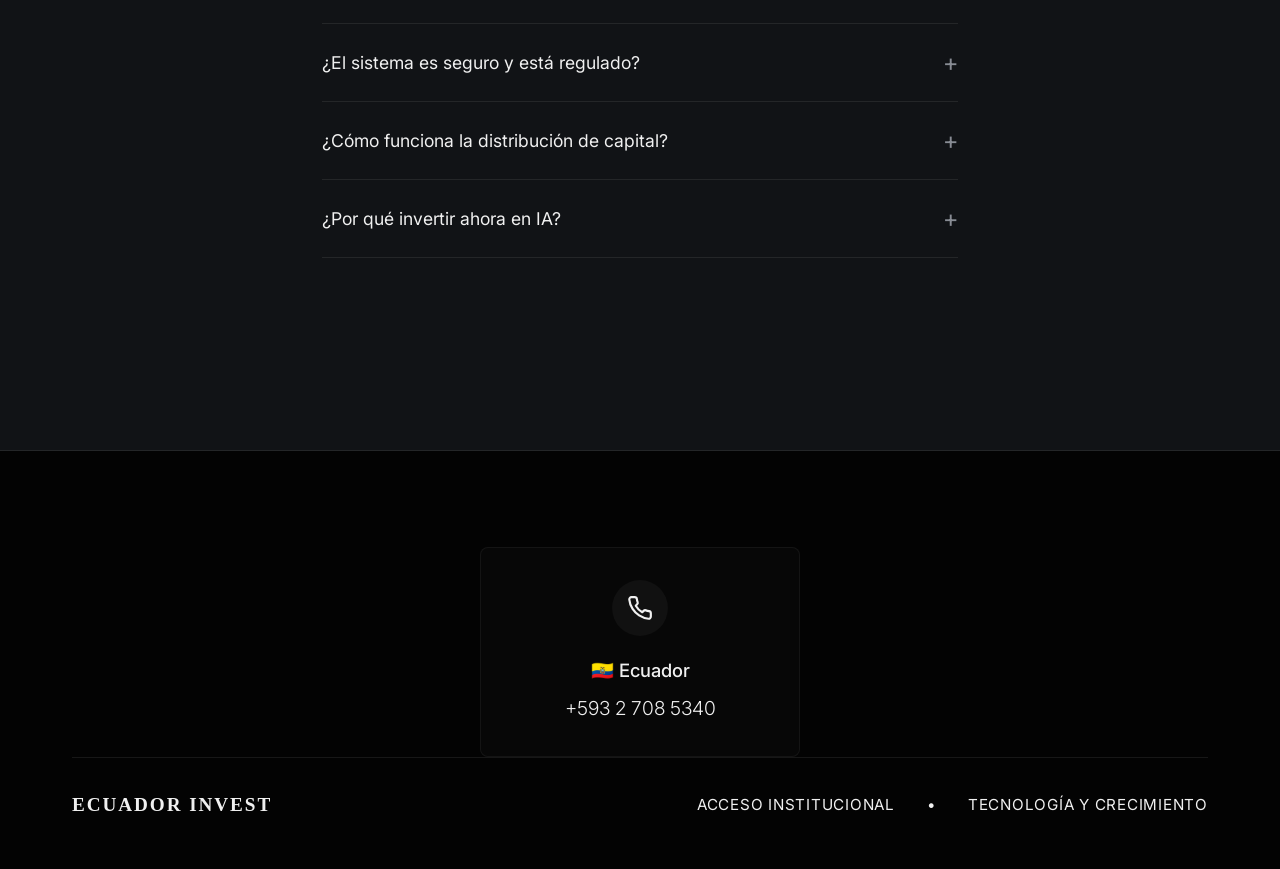
<file: ia.html>
<!DOCTYPE html>
<html lang="es">

<head>
    <meta charset="UTF-8">
    <meta name="viewport" content="width=device-width, initial-scale=1.0">
    <title>Ecuador Invest | Fondo IA</title>
    <link rel="icon" type="image/jpeg" href="favicon.jpg">
    <meta name="description"
        content="Un fondo de inversión diseñado para capitalizar en la revolución tecnológica desde Ecuador, invirtiendo en las compañías más sólidas y con mayor potencial a nivel global.">

    <!-- Google Fonts: Inter for minimal, clean, Swiss typography -->
    <link rel="preconnect" href="https://fonts.googleapis.com">
    <link rel="preconnect" href="https://fonts.gstatic.com" crossorigin>
    <link href="https://fonts.googleapis.com/css2?family=Inter:wght@300;400;500;600&display=swap" rel="stylesheet">

    <!-- Styles -->
    <link rel="stylesheet" href="style.css?v=2.1">
</head>

<body>

    <!-- Navigation Bar -->
    <nav class="navbar" id="navbar">
        <div class="container navbar-container">
            <a href="index.html" class="navbar-logo">
                <div class="pilar-monogram">
                    <div class="pilar-bar pilar-bar-1"></div>
                    <div class="pilar-bar pilar-bar-2"></div>
                    <div class="pilar-bar pilar-bar-3"></div>
                </div>
                <span class="logo-text">ECUADOR INVEST</span>
            </a>
            <div class="menu-toggle">
                <span class="bar"></span>
                <span class="bar"></span>
                <span class="bar"></span>
            </div>
            <ul class="nav-menu">
                <li class="nav-item"><a href="#context" class="nav-link">Contexto</a></li>
                <li class="nav-item"><a href="#approach" class="nav-link">Enfoque</a></li>
                <li class="nav-item"><a href="#strategy" class="nav-link">Estrategia</a></li>
                <li class="nav-item"><a href="#faq" class="nav-link">FAQ</a></li>
            </ul>
        </div>
    </nav>

    <!-- SECTION 1 — HERO -->
    <section id="hero" class="hero section-dark bg-marble">
        <div class="hero-bg-overlay"></div>
        <div class="container two-column-grid hero-grid">
            <div class="hero-text fade-in-up">
                <p class="hero-supporting">Invierta en innovación. Invierta en el futuro.</p>
                <h1 class="hero-title">INTELIGENCIA ARTIFICIAL:<br>EL SECTOR DE MAYOR CRECIMIENTO.</h1>
                <p class="hero-subheadline">Un fondo de inversión diseñado para capitalizar en la revolución tecnológica
                    desde Ecuador, invirtiendo en las compañías más sólidas y con mayor potencial a nivel global.</p>
                <div class="hero-actions">
                    <a href="#closing" class="btn-primary">Solicitar asesoramiento confidencial</a>
                </div>
            </div>
            <div class="col-visual fade-in-up delay-1"
                style="display: flex; align-items: center; justify-content: center;">
                <img src="openai-logo.svg" alt="Ecuador Invest IA" class="openai-spin-glow"
                    style="width: 100%; height: auto; max-width: 320px;">
            </div>
        </div>
    </section>

    <!-- SECTION 2 — CONTEXT -->
    <section id="context" class="context bg-circuit text-center">
        <div class="container container-medium fade-in-up">
            <h2 class="section-title">Fondo de inversión diversificado en IA</h2>
            <div class="context-text-block">
                <p>Esta inversión es adecuada para aquellos que buscan resguardar su capital aspirando a obtener mayor
                    rentabilidad con el crecimiento de la IA a través de las empresas líderes en el mundo.</p>
                <p>Gigantes tecnológicos como NVIDIA, Microsoft, AMD y Arm lideran una revolución que impulsa la
                    automatización, la nube y la computación avanzada.</p>
                <p>En pocas palabras, estas compañías estarán liderando el desarrollo de tecnología en todas las áreas
                    por los próximos 20 años. El fondo te permite beneficiarte del crecimiento de estas empresas a
                    futuro.</p>
                <p>Si miramos hacia atrás, hace 15 años era un excelente momento para invertir en compañías vinculadas
                    al comercio electrónico y tecnología. Imagina haber invertido en Amazon, Google o Tesla. Hoy tu
                    capital se hubiese multiplicado decenas de veces.</p>
                <p class="text-emphasis">Eso ocurre hoy con las compañías vinculadas a la IA como Nvidia y
                    Microsoft.<br><span class="text-highlight">El momento es ahora.</span></p>
            </div>
        </div>
    </section>

    <!-- SECTION 2.5 — PERFORMANCE SLIDER -->
    <section id="performance" class="performance-section section-charcoal border-top"
        style="padding-top: 6rem; padding-bottom: 6rem;">
        <div class="slider-container fade-in-up">
            <button class="slider-arrow prev-arrow hide" aria-label="Anterior">
                <svg viewBox="0 0 24 24" width="32" height="32" stroke="currentColor" stroke-width="2" fill="none">
                    <polyline points="15 18 9 12 15 6"></polyline>
                </svg>
                <span class="arrow-text">Ver Rendimiento 2025</span>
            </button>
            <button class="slider-arrow next-arrow" aria-label="Siguiente">
                <span class="arrow-text">Ver Rendimiento 2024</span>
                <svg viewBox="0 0 24 24" width="32" height="32" stroke="currentColor" stroke-width="2" fill="none">
                    <polyline points="9 18 15 12 9 6"></polyline>
                </svg>
            </button>
            <div class="slider-right-fade"></div>
            <div class="slider-track" id="perfSlider">
                <!-- PANEL 1: 2025 -->
                <div class="slider-panel" id="panel-2025">
                    <div class="container container-medium">
                        <h2 class="section-title text-center">Rendimiento del Fondo en 2025</h2>
                        <p class="section-subtitle text-center">(Desde el 31 de diciembre de 2024 hasta el 31 de
                            diciembre de 2025)
                        </p>
                        <div class="text-block text-center mb-large">
                            <p>En 2025, el crecimiento fue más equilibrado. AMD se recuperó con muchísima fuerza,
                                mientras que ARM
                                sufrió una corrección.</p>
                        </div>

                        <div class="performance-list">
                            <div class="perf-row stagger-fade">
                                <div class="perf-company">
                                    <div class="perf-logo">
                                        <svg viewBox="0 0 24 24" width="26" height="26" class="anim-logo brand-pulse">
                                            <path fill="#76b900"
                                                d="M8.948 8.798v-1.43a6.7 6.7 0 0 1 .424-.018c3.922-.124 6.493 3.374 6.493 3.374s-2.774 3.851-5.75 3.851c-.398 0-.787-.062-1.158-.185v-4.346c1.528.185 1.837.857 2.747 2.385l2.04-1.714s-1.492-1.952-4-1.952a6.016 6.016 0 0 0-.796.035m0-4.735v2.138l.424-.027c5.45-.185 9.01 4.47 9.01 4.47s-4.08 4.964-8.33 4.964c-.37 0-.733-.035-1.095-.097v1.325c.3.035.61.062.91.062 3.957 0 6.82-2.023 9.593-4.408.459.371 2.34 1.263 2.73 1.652-2.633 2.208-8.772 3.984-12.253 3.984-.335 0-.653-.018-.971-.053v1.864H24V4.063zm0 10.326v1.131c-3.657-.654-4.673-4.46-4.673-4.46s1.758-1.944 4.673-2.262v1.237H8.94c-1.528-.186-2.73 1.245-2.73 1.245s.68 2.412 2.739 3.11M2.456 10.9s2.164-3.197 6.5-3.533V6.201C4.153 6.59 0 10.653 0 10.653s2.35 6.802 8.948 7.42v-1.237c-4.84-.6-6.492-5.936-6.492-5.936z" />
                                        </svg>
                                    </div>
                                    <div class="perf-name-block">
                                        <h4 class="perf-name">Nvidia</h4>
                                        <span class="perf-ticker">NVDA</span>
                                    </div>
                                </div>
                                <div class="perf-value positive">
                                    <span class="perf-prefix">+</span><span class="perf-number"
                                        data-target="39.03">0.00</span><span class="perf-suffix">%</span>
                                </div>
                            </div>

                            <div class="perf-row stagger-fade">
                                <div class="perf-company">
                                    <div class="perf-logo">
                                        <svg viewBox="0 0 24 24" width="26" height="26" class="anim-logo amd-pulse">
                                            <path fill="#ffffff"
                                                d="M18.324 9.137l1.559 1.56h2.556v2.557L24 14.814V9.137zM2 9.52l-2 4.96h1.309l.37-.982H3.9l.408.982h1.338L3.432 9.52zm4.209 0v4.955h1.238v-3.092l1.338 1.562h.188l1.338-1.556v3.091h1.238V9.52H10.47l-1.592 1.845L7.287 9.52zm6.283 0v4.96h2.057c1.979 0 2.88-1.046 2.88-2.472 0-1.36-.937-2.488-2.747-2.488zm1.237.91h.792c1.17 0 1.63.711 1.63 1.57 0 .728-.372 1.572-1.616 1.572h-.806zm-10.985.273l.791 1.932H2.008zm17.137.307l-1.604 1.603v2.25h2.246l1.604-1.607h-2.246z" />
                                        </svg>
                                    </div>
                                    <div class="perf-name-block">
                                        <h4 class="perf-name">AMD</h4>
                                        <span class="perf-ticker">AMD</span>
                                    </div>
                                </div>
                                <div class="perf-value positive">
                                    <span class="perf-prefix">+</span><span class="perf-number"
                                        data-target="77.25">0.00</span><span class="perf-suffix">%</span>
                                </div>
                            </div>

                            <div class="perf-row stagger-fade">
                                <div class="perf-company">
                                    <div class="perf-logo">
                                        <svg viewBox="0 0 24 24" width="24" height="24" class="anim-logo ms-logo">
                                            <rect x="3" y="3" width="8" height="8" fill="#f25022" />
                                            <rect x="13" y="3" width="8" height="8" fill="#7fba00" />
                                            <rect x="3" y="13" width="8" height="8" fill="#00a4ef" />
                                            <rect x="13" y="13" width="8" height="8" fill="#ffb900" />
                                        </svg>
                                    </div>
                                    <div class="perf-name-block">
                                        <h4 class="perf-name">Microsoft</h4>
                                        <span class="perf-ticker">MSFT</span>
                                    </div>
                                </div>
                                <div class="perf-value positive">
                                    <span class="perf-prefix">+</span><span class="perf-number"
                                        data-target="14.79">0.00</span><span class="perf-suffix">%</span>
                                </div>
                            </div>

                            <div class="perf-row stagger-fade">
                                <div class="perf-company">
                                    <div class="perf-logo">
                                        <svg viewBox="0 0 24 24" width="26" height="26" fill="none" stroke="#0091bd"
                                            stroke-width="2" class="anim-logo arm-logo">
                                            <rect x="3" y="3" width="18" height="18" rx="4" class="arm-outer" />
                                            <rect x="8" y="8" width="8" height="8" rx="1" class="arm-inner" />
                                            <path d="M12 3v5M12 16v5M3 12h5M16 12h5" class="arm-pins" />
                                        </svg>
                                    </div>
                                    <div class="perf-name-block">
                                        <h4 class="perf-name">ARM Holdings</h4>
                                        <span class="perf-ticker">ARM</span>
                                    </div>
                                </div>
                                <div class="perf-value negative">
                                    <span class="perf-prefix">-</span><span class="perf-number"
                                        data-target="11.36">0.00</span><span class="perf-suffix">%</span>
                                </div>
                            </div>

                            <div class="perf-row stagger-fade">
                                <div class="perf-company">
                                    <div class="perf-logo">
                                        <svg viewBox="0 0 24 24" width="26" height="26" fill="none" stroke="#f80000"
                                            stroke-width="4" class="anim-logo orcl-logo">
                                            <rect x="3" y="6" width="18" height="12" rx="6" class="orcl-path" />
                                        </svg>
                                    </div>
                                    <div class="perf-name-block">
                                        <h4 class="perf-name">Oracle</h4>
                                        <span class="perf-ticker">ORCL</span>
                                    </div>
                                </div>
                                <div class="perf-value positive">
                                    <span class="perf-prefix">+</span><span class="perf-number"
                                        data-target="16.95">0.00</span><span class="perf-suffix">%</span>
                                </div>
                            </div>

                            <div class="perf-row stagger-fade">
                                <div class="perf-company">
                                    <div class="perf-logo">
                                        <svg viewBox="0 0 24 24" width="22" height="22" class="anim-logo tsla-pulse">
                                            <path fill="#e82127"
                                                d="M12 5.362l2.475-3.026s4.245.09 8.471 2.054c-1.082 1.636-3.231 2.438-3.231 2.438-.146-1.439-1.154-1.79-4.354-1.79L12 24 8.619 5.034c-3.18 0-4.188.354-4.335 1.792 0 0-2.146-.795-3.229-2.43C5.28 2.431 9.525 2.34 9.525 2.34L12 5.362l-.004.002H12v-.002zm0-3.899c3.415-.03 7.326.528 11.328 2.28.535-.968.672-1.395.672-1.395C19.625.612 15.528.015 12 0 8.472.015 4.375.61 0 2.349c0 0 .195.525.672 1.396C4.674 1.989 8.585 1.435 12 1.46v.003z" />
                                        </svg>
                                    </div>
                                    <div class="perf-name-block">
                                        <h4 class="perf-name">Tesla</h4>
                                        <span class="perf-ticker">TSLA</span>
                                    </div>
                                </div>
                                <div class="perf-value positive">
                                    <span class="perf-prefix">+</span><span class="perf-number"
                                        data-target="11.38">0.00</span><span class="perf-suffix">%</span>
                                </div>
                            </div>
                        </div>

                        <div class="perf-total-block stagger-fade">
                            <div class="perf-total-content">
                                <span class="perf-total-icon">🏆</span>
                                <h3 class="perf-total-label">Rendimiento Total Ponderado del Fondo (2025)</h3>
                            </div>
                            <div class="perf-total-value positive">
                                <span class="perf-prefix">+</span><span class="perf-number"
                                    data-target="28.65">0.00</span><span class="perf-suffix">%</span>
                            </div>
                        </div>
                    </div>
                </div>

                <!-- PANEL 2: 2024 -->
                <div class="slider-panel" id="panel-2024">
                    <div class="container container-medium">
                        <h2 class="section-title text-center">Rendimiento del Fondo en 2024</h2>
                        <p class="section-subtitle text-center">(Desde el 29 de diciembre de 2023 hasta el 31 de
                            diciembre de 2024)</p>
                        <div class="text-block text-center mb-large">
                            <p>Durante 2024, el fondo tuvo un rendimiento excepcional gracias al auge masivo de Nvidia y
                                otros gigantes impulsados por la inteligencia artificial.</p>
                        </div>
                        <div class="performance-list" id="list-2024">
                            <!-- JS WILL INJECT CLONED ROWS HERE TO SAVE HTML DRYNESS -->
                        </div>
                        <div class="perf-total-block stagger-fade">
                            <div class="perf-total-content">
                                <span class="perf-total-icon">🏆</span>
                                <h3 class="perf-total-label">Rendimiento Total Ponderado del Fondo (2024)</h3>
                            </div>
                            <div class="perf-total-value positive">
                                <span class="perf-prefix">+</span><span class="perf-number"
                                    data-target="72.50">0.00</span><span class="perf-suffix">%</span>
                            </div>
                        </div>
                    </div>
                </div>
            </div>
        </div>
    </section>

    <!-- SECTION - OPENAI IPO -->
    <section id="openai-ipo" class="section-dark border-top" style="padding: 6rem 0;">
        <div class="container two-column-grid">
            <div class="col-text fade-in-up">
                <h2 class="section-title">OpenAI sale a bolsa.</h2>
                <div class="text-block">
                    <p>El debut de OpenAI en Wall Street representa el evento de liquidez tecnológica más trascendental
                        desde el nacimiento de Internet. Con proyecciones de valuación sin precedentes que oscilan entre
                        los 730.000 millones y el billón de dólares, la verdadera oportunidad no reside en la reacción
                        tardía del mercado público, sino en la anticipación estratégica y el posicionamiento
                        institucional temprano.</p>
                    <p>Mientras el inversor tradicional espera expuesto a la volatilidad extrema, el capital inteligente
                        requiere ejecución de precisión. Estructuramos un acceso sofisticado y filtrado al ecosistema de
                        la Inteligencia Artificial, permitiéndole capturar el extraordinario potencial de crecimiento de
                        OpenAI con la solidez y visión a largo plazo que su patrimonio exige.</p>
                </div>
            </div>
            <div class="col-visual fade-in-up delay-1"
                style="display: flex; align-items: center; justify-content: center;">
                <img src="openai-logo.svg" alt="OpenAI Logo Animado" class="openai-spin-glow"
                    style="width: 100%; height: auto; max-width: 320px;">
            </div>
        </div>
    </section>

    <!-- SECTION 3 — THE APPROACH -->
    <section id="approach" class="approach section-charcoal">
        <div class="container two-column-grid">
            <div class="col-text fade-in-up">
                <h2 class="section-title">Acceso eficiente a<br>gigantes tecnológicos.</h2>
                <div class="text-block">
                    <p>Las operaciones se realizan a través de la plataforma VektorCap, donde se administra y gestiona
                        su
                        capital distribuido de forma estratégica en las empresas líderes del sector.</p>
                    <p>Sencilla e intuitiva le permite acceder a toda la información que necesita, permitiéndole
                        distribuir en las diferentes compañías del fondo.</p>
                    <p>Si invierte, por ejemplo, $1.000 y una acción representa el 10% del fondo, $100 se asignarán ahí
                        y los $900 restantes se distribuyen como corresponda en las demás compañías.</p>
                    <p class="text-emphasis">Operando siempre mediante brokers autorizados en EE.UU.</p>
                </div>
            </div>
            <div class="col-visual fade-in-up delay-1">
                <!-- Phone Mockup Container -->
                <div class="phone-mockup-container">
                    <div class="phone-image-wrapper">
                        <div class="phone-parallax-target">
                            <img src="vektorcap-mockup.png" alt="VektorCap App Interface" class="phone-image">
                            <div class="phone-reflection"></div>
                        </div>
                    </div>
                </div>
            </div>
        </div>
    </section>

    <!-- SECTION 4 — STRATEGY PRINCIPLES -->
    <section id="strategy" class="strategy section-navy border-top">
        <div class="container fade-in-up">
            <div class="four-column-grid">
                <div class="principle-card">
                    <div class="principle-line"></div>
                    <h3 class="principle-title">Crecimiento Objetivo</h3>
                    <p class="principle-text">Posicionamiento directo en las empresas más innovadoras e influyentes del
                        sector tecnológico actual.</p>
                </div>
                <div class="principle-card delay-1">
                    <div class="principle-line"></div>
                    <h3 class="principle-title">Interés Compuesto</h3>
                    <p class="principle-text">Diseñado para permitir que el capital inicial se multiplique
                        significativamente a lo largo del tiempo.</p>
                </div>
                <div class="principle-card delay-2">
                    <div class="principle-line"></div>
                    <h3 class="principle-title">Seguridad y Marco Legal</h3>
                    <p class="principle-text">Su capital cotiza en la bolsa norteamericana y se administra a través de
                        brokers firmemente regulados.</p>
                </div>
                <div class="principle-card delay-3">
                    <div class="principle-line"></div>
                    <h3 class="principle-title">Acceso Directo</h3>
                    <p class="principle-text">Una plataforma simple que te permite gestionar y monitorear tus
                        inversiones.</p>
                </div>
            </div>
        </div>
    </section>

    <!-- SECTION 5 — PERFORMANCE PHILOSOPHY -->
    <section id="performance" class="performance section-black-gradient">
        <div class="container split-section fade-in-up">
            <div class="split-left">
                <h2 class="section-title">Resultados superiores a los índices tradicionales.</h2>
                <div class="text-block">
                    <p>En el año 2024, el fondo obtuvo una rentabilidad del 72,5%, un año sólido que acompaña una larga
                        trayectoria de rendimiento excepcional.</p>
                    <p>En los últimos 5 años, la rentabilidad acumulada ha sido del 1.154%. Quien invirtió $1.000 hace
                        10 años, hoy dispone de más de $66.000 gracias a un avance superior al 6.500%.</p>
                    <p class="text-emphasis">El fondo logra superar por más de 7 veces el promedio histórico de la bolsa
                        de valores americana.</p>
                </div>
            </div>
            <div class="split-right">
                <div class="large-typography-wrap">
                    <span class="large-number">72.5<span class="percent">%</span></span>
                    <span class="large-label">Rentabilidad Alcanzada en 2024</span>
                </div>
            </div>
        </div>
    </section>

    <!-- SECTION 6 — IMPLEMENTATION -->
    <section id="implementation" class="implementation section-charcoal">
        <div class="container fade-in-up">
            <h2 class="section-title text-center">Un mecanismo claro y accesible.</h2>
            <div class="horizontal-steps">
                <div class="step">
                    <div class="step-marker">01</div>
                    <h4 class="step-title">Información</h4>
                    <p class="step-desc">Analizamos el histórico del fondo y le mostramos cómo funciona exactamente la
                        distribución.</p>
                </div>
                <div class="step">
                    <div class="step-marker">02</div>
                    <h4 class="step-title">Acceso</h4>
                    <p class="step-desc">Se vehiculiza la inversión exclusivamente mediante plataformas y brokers
                        autorizados en Estados Unidos.</p>
                </div>
                <div class="step">
                    <div class="step-marker">03</div>
                    <h4 class="step-title">Distribución</h4>
                    <p class="step-desc">El cliente toma la decisión para hacer la distribución proporcional en las
                        acciones tecnológicas objetivo.</p>
                </div>
                <div class="step">
                    <div class="step-marker">04</div>
                    <h4 class="step-title">Crecimiento</h4>
                    <p class="step-desc">Su dinero acompaña la subida de los líderes de la industria bajo un horizonte
                        de alta rentabilidad.</p>
                </div>
                <div class="step-connector"></div>
            </div>
        </div>
    </section>

    <!-- SECTION 7 — ECUADOR INVEST -->
    <section id="pilar" class="pilar-section bg-architecture">
        <div class="bg-overlay-heavy"></div>
        <div class="container container-medium fade-in-up text-center relative-z">
            <h2 class="section-title glow-text">Respaldos concretos en datos.</h2>
            <div class="elegant-text-block">
                <p>Las cifras de los últimos 20 años en el sector tecnológico marcan un precedente claro en la
                    rentabilidad de largo plazo.</p>
                <p>Al unirse, accederá a un instrumento financiero que demostró solidez y persistencia rindiendo muy por
                    encima de los instrumentos tradicionales de bajo riesgo.</p>
                <p>La inteligencia artificial y sus componentes base conforman hoy<br><span class="text-highlight">las
                        industrias con mayor capitalización a nivel global.</span></p>
            </div>
        </div>
    </section>

    <!-- SECTION 8 — CLOSING CTA -->
    <section id="closing" class="closing section-navy text-center border-top" style="padding: 6rem 0;">
        <div class="container fade-in-up">
            <h2 class="section-title">Rentabilidad constante a largo plazo.</h2>
            <p class="closing-text">Complete nuestro formulario para solicitar información detallada y coordinar una
                evaluación privada.</p>

            <div class="form-container">
                <form id="contact-form" class="elegant-form" action="https://formsubmit.co/f5mediasocial@gmail.com"
                    method="POST">
                    <div class="form-group">
                        <label for="name">Nombre y Apellido</label>
                        <input type="text" id="name" name="nombre" required placeholder="Ej: Juan Pérez">
                    </div>

                    <div class="form-group">
                        <label for="email">Correo Electrónico</label>
                        <input type="email" id="email" name="email" required placeholder="ejemplo@correo.com">
                    </div>

                    <div class="form-group">
                        <label for="phone">Teléfono</label>
                        <div class="phone-input-group">
                            <select id="country-code" name="codigo_pais" required class="country-select">
                                <option value="+54">🇦🇷 +54</option>
                                <option value="+598">🇺🇾 +598</option>
                                <option value="+56">🇨🇱 +56</option>
                                <option value="+55">🇧🇷 +55</option>
                                <option value="+34">🇪🇸 +34</option>
                                <option value="+1">🇺🇸 +1</option>
                                <option value="+57">🇨🇴 +57</option>
                                <option value="+51">🇵🇪 +51</option>
                                <option value="+595">🇵🇾 +595</option>
                                <option value="+591">🇧🇴 +591</option>
                                <option value="+52">🇲🇽 +52</option>
                                <option value="+593" selected>🇪🇨 +593</option>
                            </select>
                            <input type="tel" id="phone" name="telefono" required placeholder="9 1234 5678"
                                class="phone-input-field">
                        </div>
                    </div>

                    <div class="form-group">
                        <label for="message">Mensaje</label>
                        <textarea id="message" name="mensaje" rows="4" required
                            placeholder="Quisiera recibir más información sobre el fondo y sus procesos de apertura..."></textarea>
                    </div>

                    <!-- FormSubmit Configuration -->
                    <input type="hidden" name="_captcha" value="false">
                    <input type="hidden" name="_cc" value="octaviogswedencap@gmail.com">
                    <input type="hidden" name="_subject" value="Nuevo Prospecto de Ecuador Invest">
                    <input type="text" name="_honey" style="display:none">

                    <button type="submit" class="btn-primary form-submit-btn">
                        <span class="btn-text">Enviar Mensaje</span>
                        <span class="spinner" style="display: none;">⟳</span>
                    </button>

                    <div class="form-error" style="display: none; color: #e82127; margin-top: 1rem; font-size: 0.9rem;">
                        Hubo un error al enviar el formulario. Inténtelo nuevamente o contáctenos directamente.</div>
                </form>

                <!-- Success Message UI -->
                <div id="form-success" class="form-success-card">
                    <div class="success-icon">✦</div>
                    <h3 style="margin-bottom: 1rem;">Mensaje enviado con éxito</h3>
                    <p style="color: var(--color-muted); line-height: 1.6;">Gracias por contactarse con nosotros. Un
                        asesor privado revisará su solicitud y nos comunicaremos con usted a la brevedad para brindarle
                        nuestra máxima atención.</p>
                </div>
            </div>
        </div>
    </section>

    <!-- SECTION 9 — FAQ -->
    <section id="faq" class="faq section-charcoal pb-large">
        <div class="container container-narrow fade-in-up">
            <h2 class="section-title text-center">Preguntas Frecuentes</h2>
            <div class="accordion">
                <div class="accordion-item">
                    <button class="accordion-header">¿Qué tan rentable ha sido el fondo de inversión?</button>
                    <div class="accordion-content">
                        <p>En el año 2024 el rendimiento fue de 62,3%. En los últimos 5 años la rentabilidad acumulada
                            totalizó el 1.154% y en la última década superó el 6.500%, venciendo por mucho el promedio
                            tradicional de la bolsa.</p>
                    </div>
                </div>
                <div class="accordion-item">
                    <button class="accordion-header">¿Dónde está invertido realmente mi dinero?</button>
                    <div class="accordion-content">
                        <p>El capital se distribuye proporcionalmente en las empresas líderes en Inteligencia Artificial
                            (NVIDIA, Microsoft, AMD, Arm, entre otras), que cotizan en la bolsa de valores
                            estadounidense.</p>
                    </div>
                </div>
                <div class="accordion-item">
                    <button class="accordion-header">¿El sistema es seguro y está regulado?</button>
                    <div class="accordion-content">
                        <p>Completamente. Cualquier persona accede a invertir en estos fondos exclusivamente a través de
                            brokers estadounidenses autorizados y debidamente regulados.</p>
                    </div>
                </div>
                <div class="accordion-item">
                    <button class="accordion-header">¿Cómo funciona la distribución de capital?</button>
                    <div class="accordion-content">
                        <p>Si usted invierte $1.000 y una acción determinada representa un 10% de la composición del
                            fondo, automáticamente $100 se destinan a esa acción. Los $900 restantes se dividen entre
                            las demás integrantes del portafolio, garantizando una diversificación natural.</p>
                    </div>
                </div>
                <div class="accordion-item">
                    <button class="accordion-header">¿Por qué invertir ahora en IA?</button>
                    <div class="accordion-content">
                        <p>La IA es el sector con el mayor crecimiento explosivo hoy en día, revolucionando la
                            productividad empresarial. Estar posicionado en las empresas base de esta tecnología
                            presenta una oportunidad histórica de revalorización de capital a largo plazo.</p>
                    </div>
                </div>
            </div>
        </div>
    </section>

    <!-- Footer -->
    <footer class="global-footer section-dark">
        <div class="container fade-in-up">
            <div class="footer-contact-grid" style="grid-template-columns: 1fr; max-width: 320px; margin: 0 auto;">
                <!-- Ecuador -->
                <a href="tel:+59327085340" class="contact-card">
                    <div class="contact-icon">
                        <svg viewBox="0 0 24 24" fill="none" stroke="currentColor" stroke-width="2"
                            stroke-linecap="round" stroke-linejoin="round">
                            <path
                                d="M22 16.92v3a2 2 0 0 1-2.18 2 19.79 19.79 0 0 1-8.63-3.07 19.5 19.5 0 0 1-6-6 19.79 19.79 0 0 1-3.07-8.67A2 2 0 0 1 4.11 2h3a2 2 0 0 1 2 1.72 12.84 12.84 0 0 0 .7 2.81 2 2 0 0 1-.45 2.11L8.09 9.91a16 16 0 0 0 6 6l1.27-1.27a2 2 0 0 1 2.11-.45 12.84 12.84 0 0 0 2.81.7A2 2 0 0 1 22 16.92z">
                            </path>
                        </svg>
                    </div>
                    <div class="contact-country">🇪🇨 Ecuador</div>
                    <div class="contact-number">+593 2 708 5340</div>
                </a>
            </div>
            <div class="footer-bottom">
                <div class="footer-logo">Ecuador Invest</div>
                <div class="footer-links" style="display:flex;">
                    <span style="color:var(--color-gray);">Acceso Institucional</span>
                    <span style="color:var(--color-gray); margin:0 1rem;">•</span>
                    <span style="color:var(--color-gray);">Tecnología y Crecimiento</span>
                </div>
            </div>
        </div>
    </footer>

    <!-- Scripts -->
    <script src="main.js"></script>
</body>

</html>
</file>
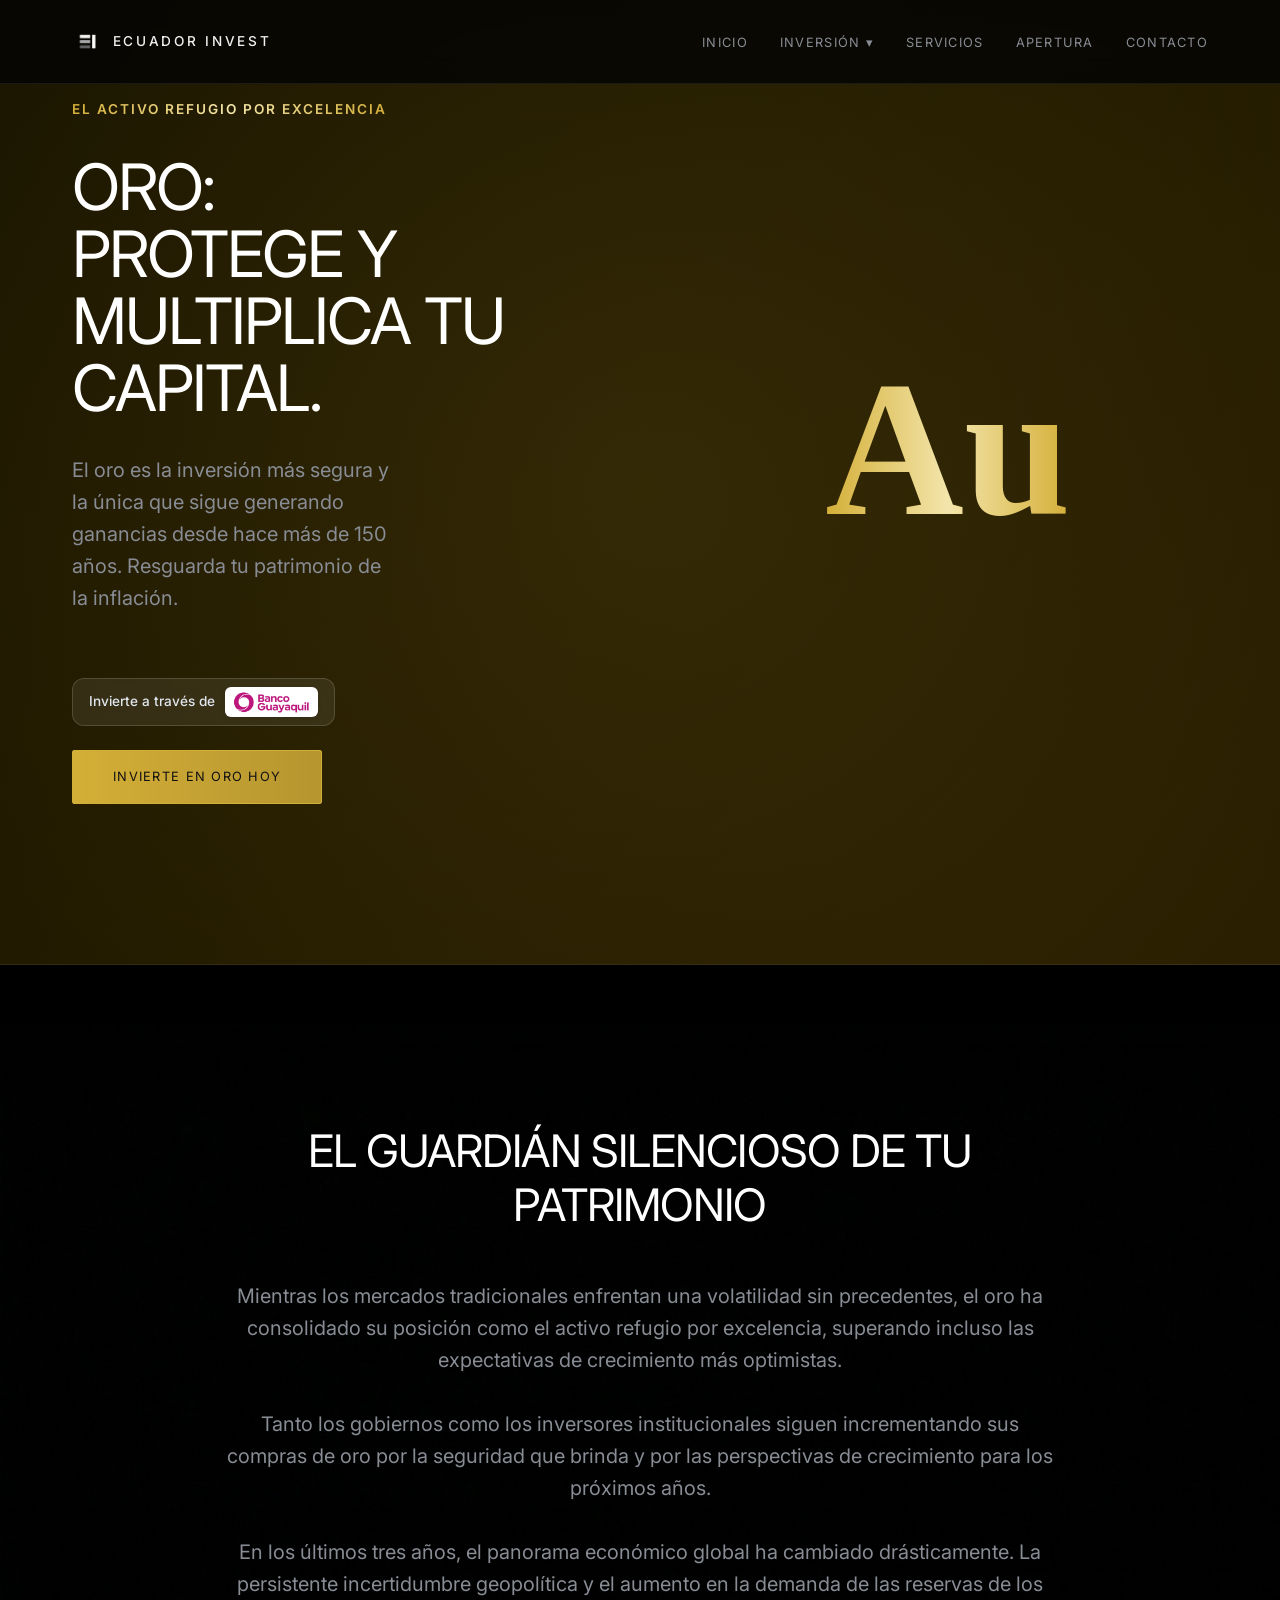
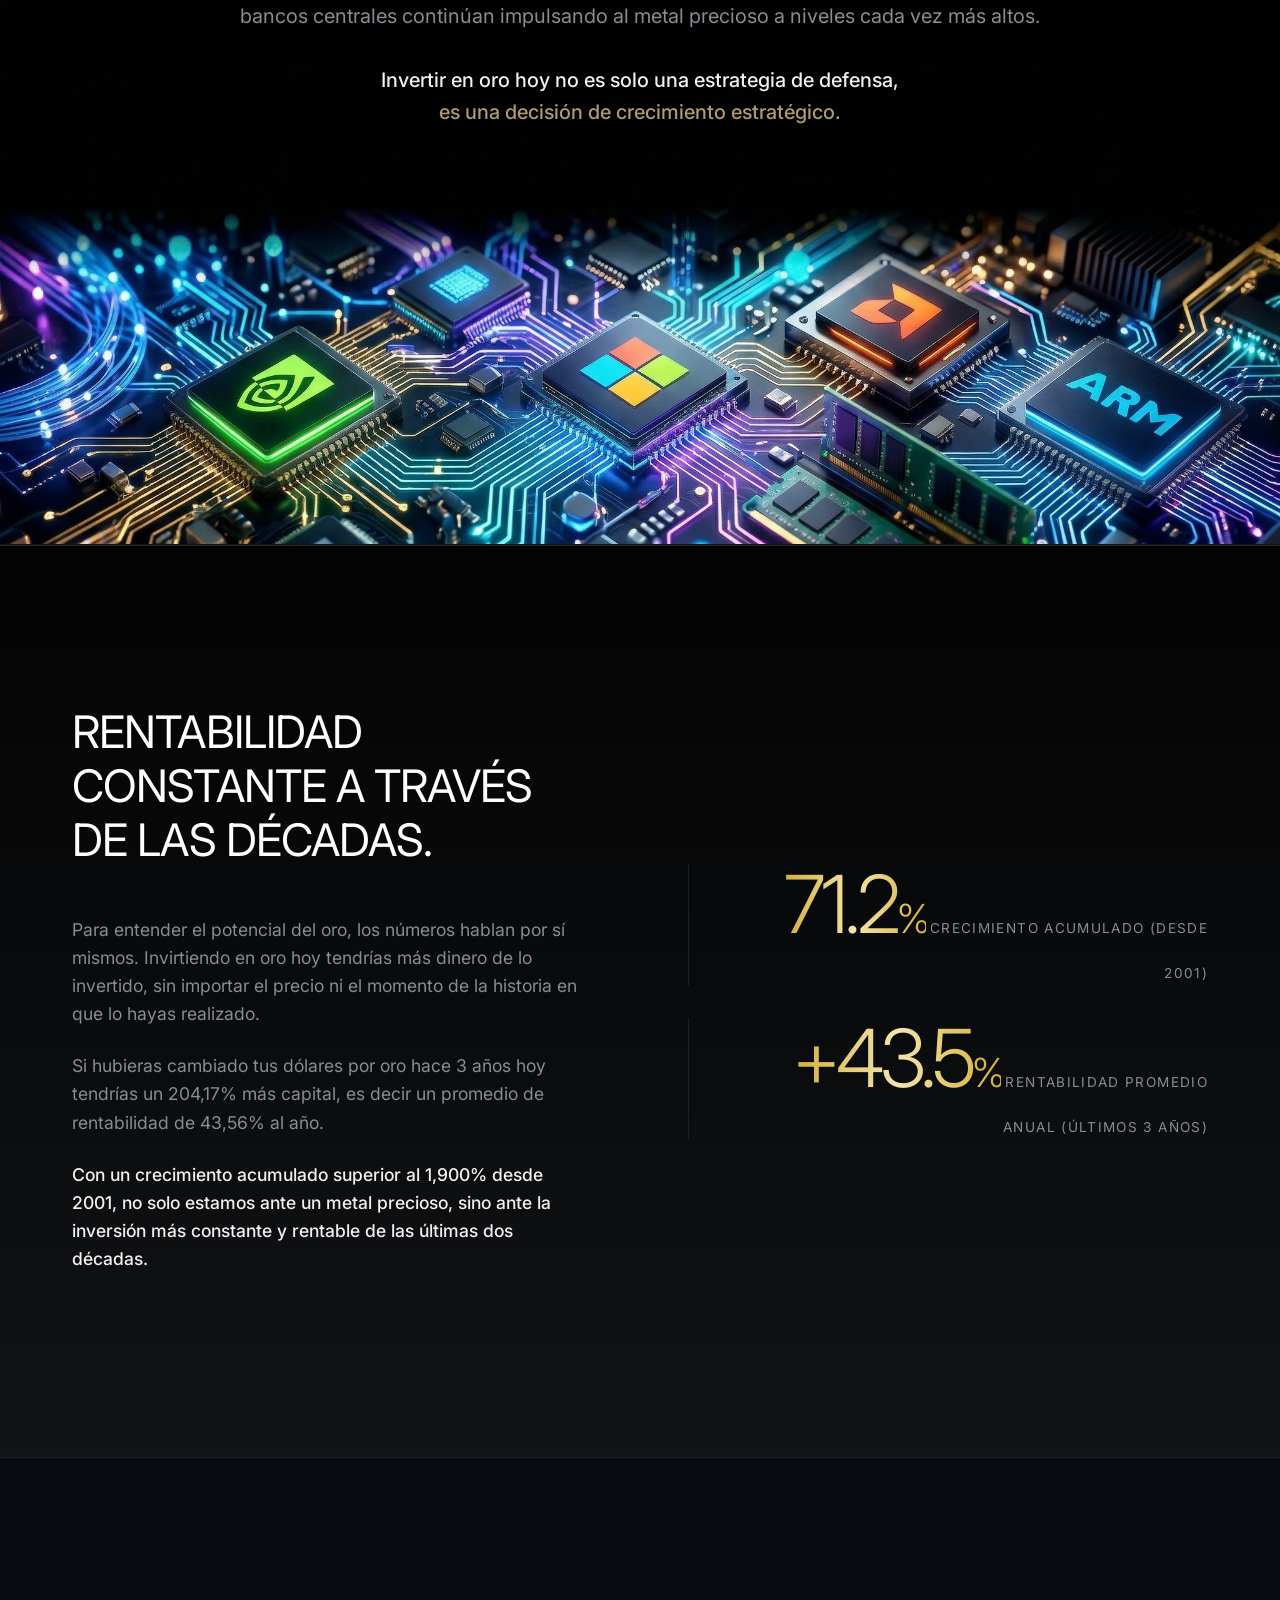
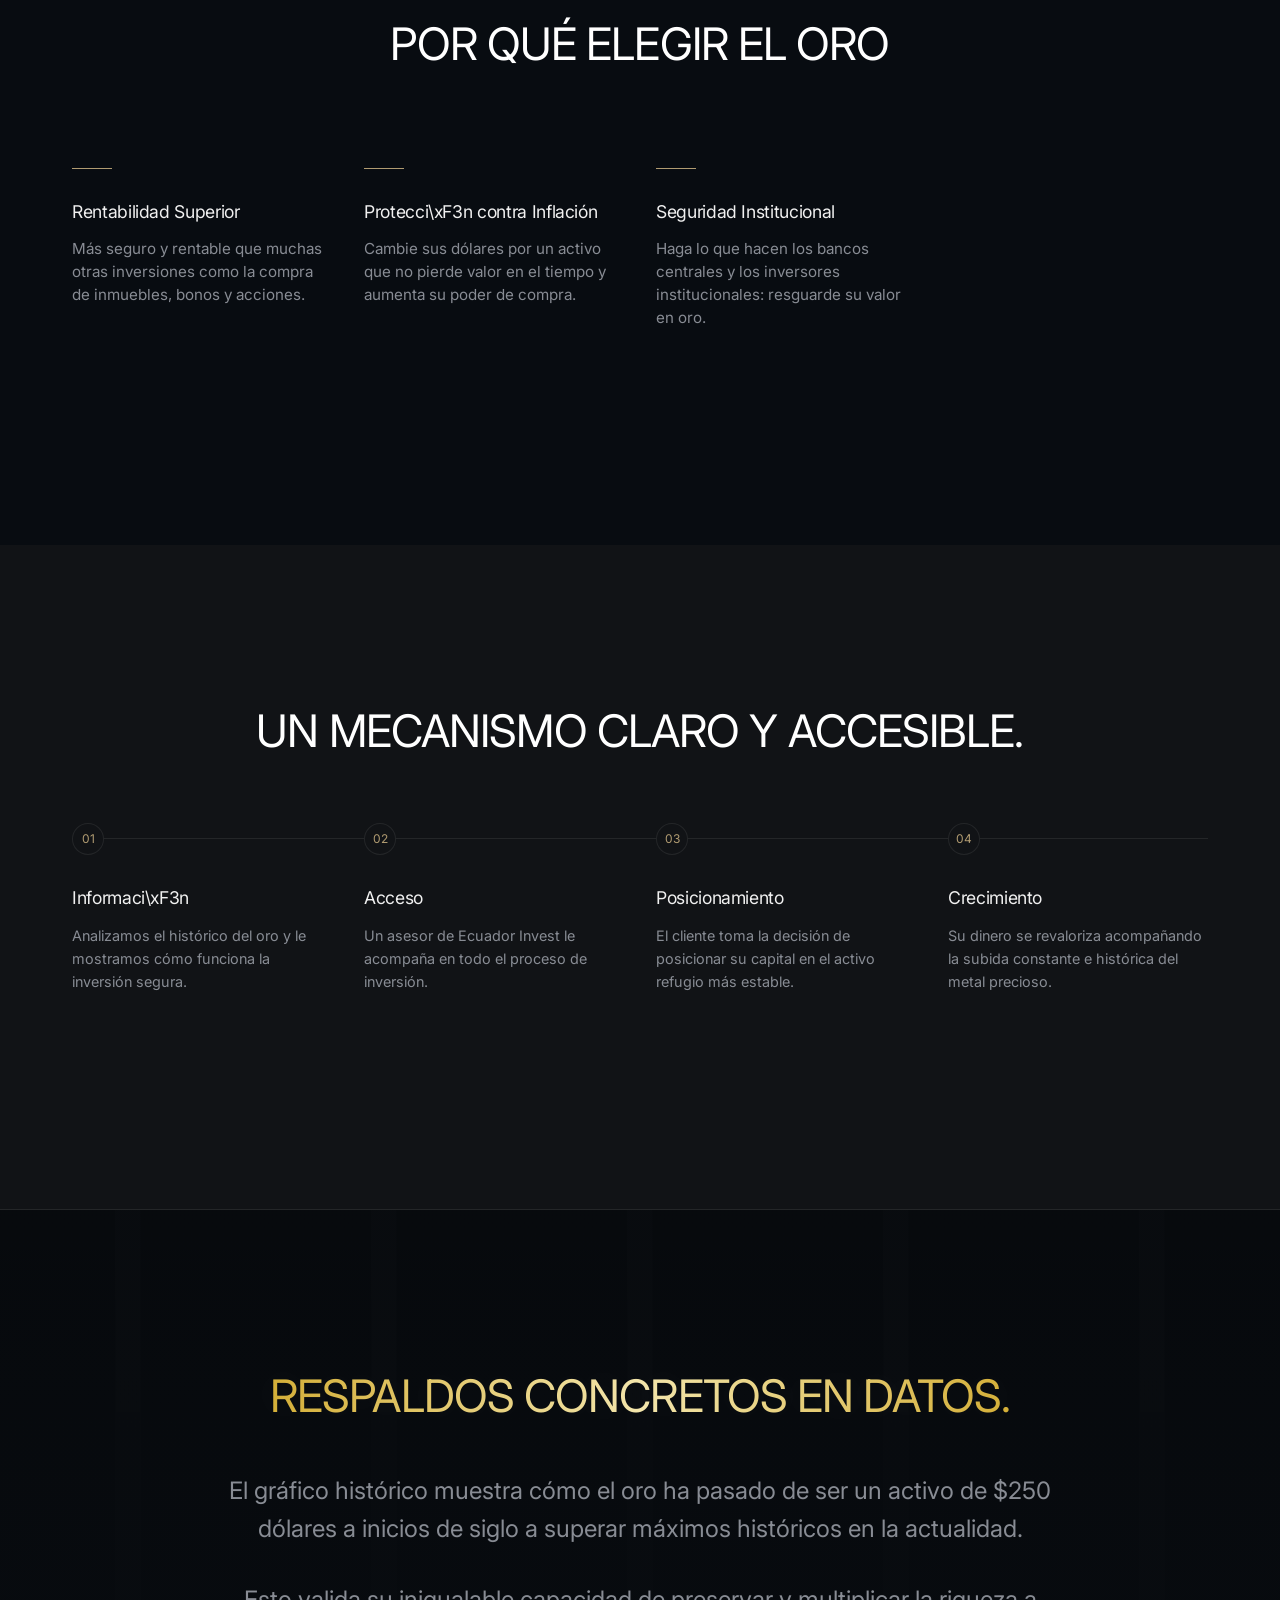
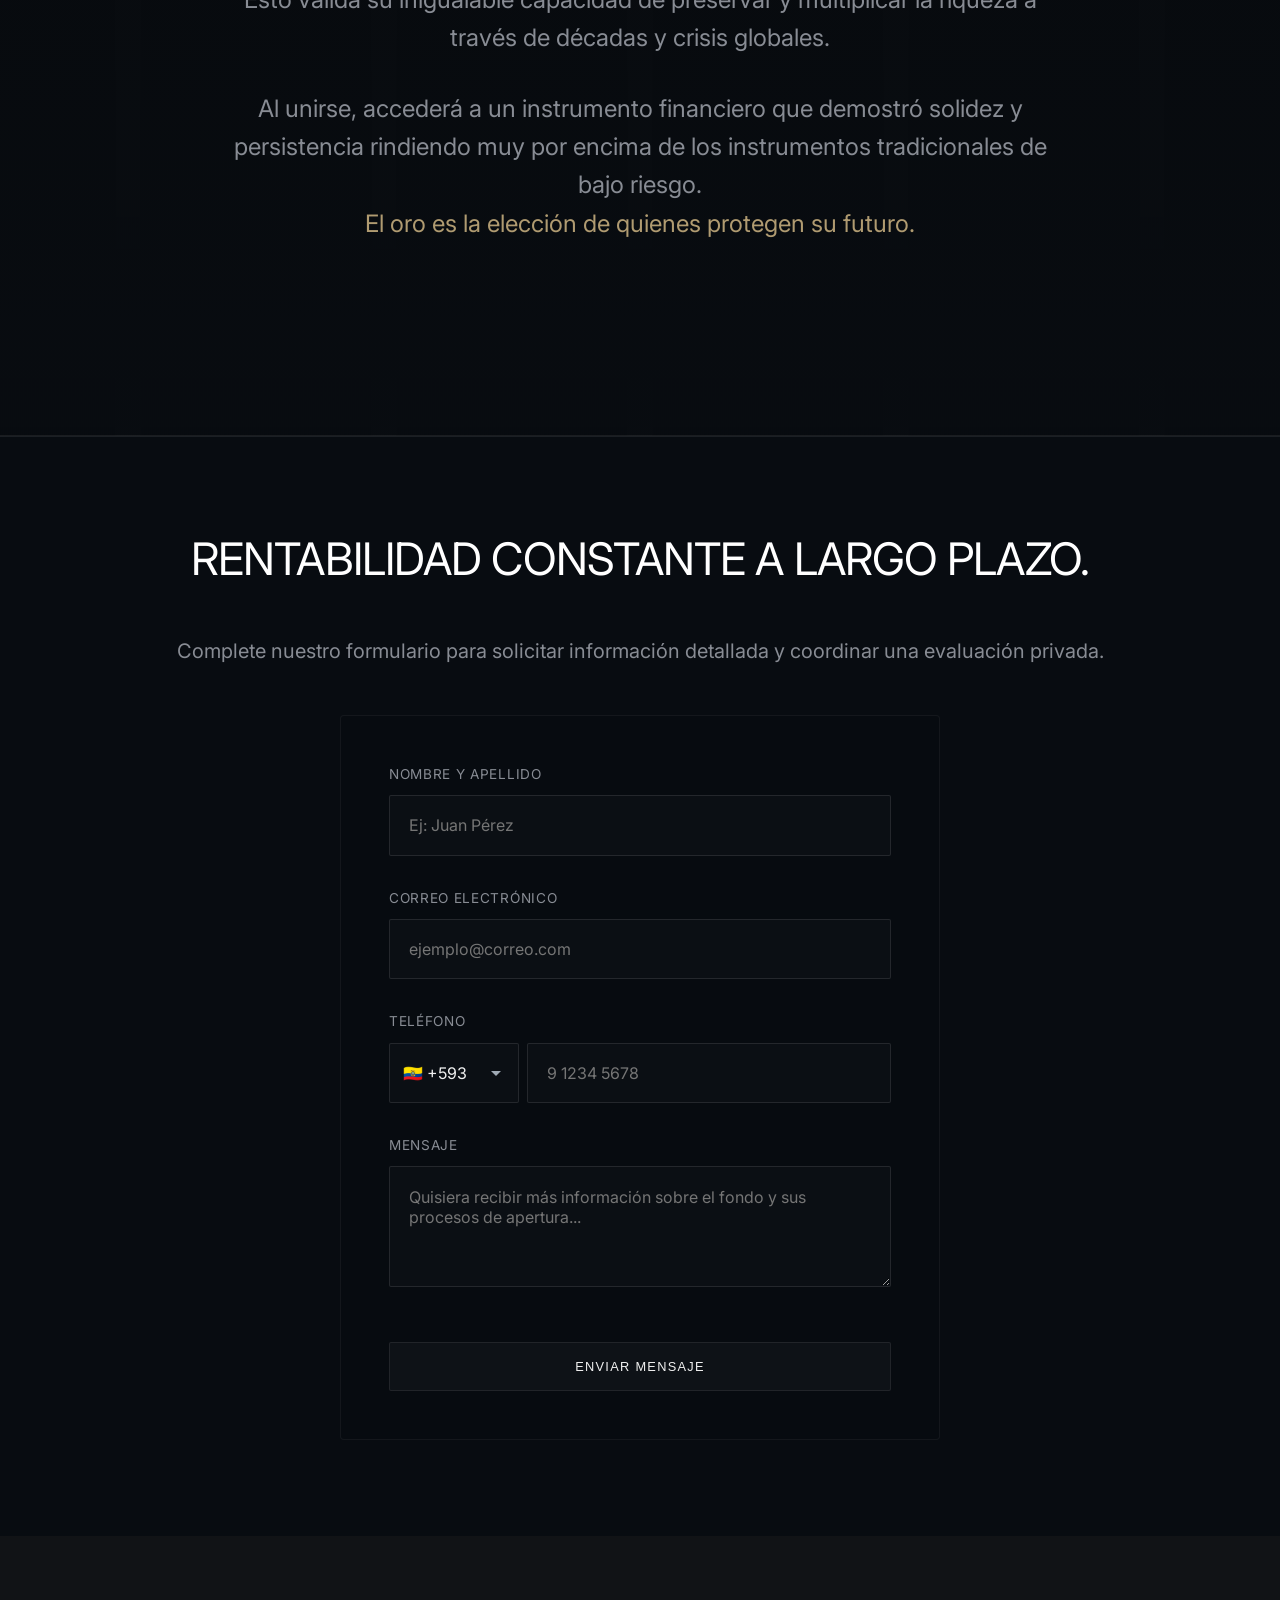
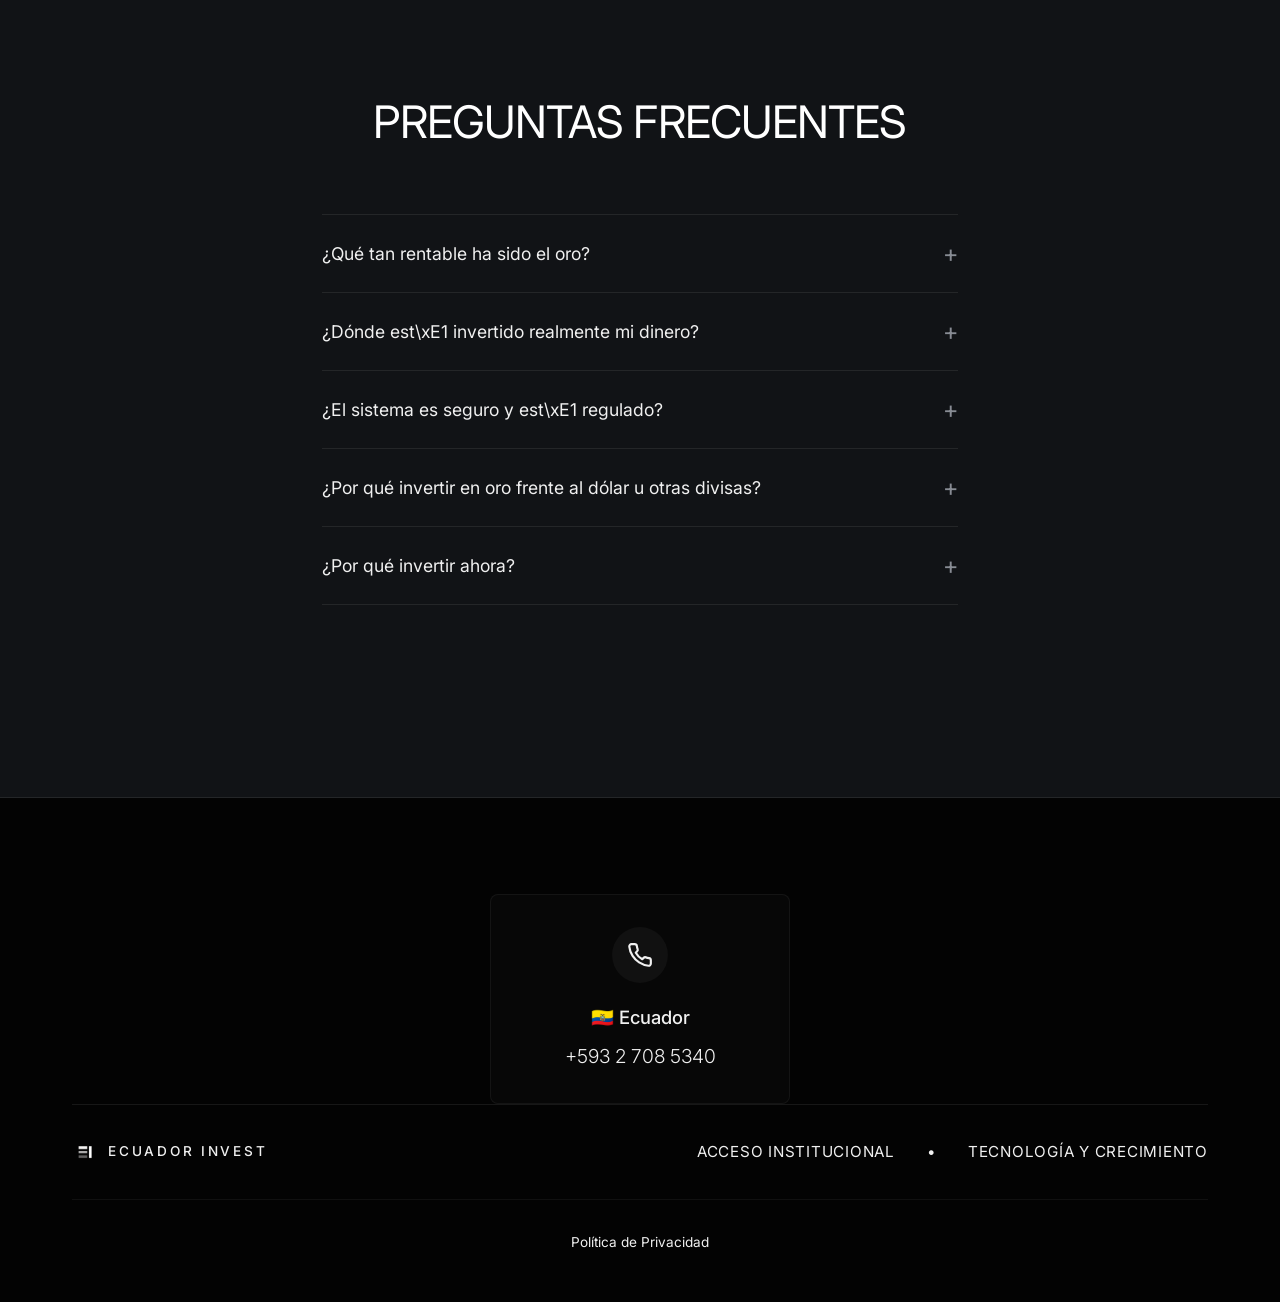
<file: oro.html>
<!DOCTYPE html>
<html lang="es">

<head>
    <meta charset="UTF-8">
    <meta name="viewport" content="width=device-width, initial-scale=1.0">
    <title>Ecuador Invest | Oro</title>
    <link rel="icon" type="image/jpeg" href="favicon.jpg">
    <meta name="description"
        content="Invierta en oro y proteja su capital con el activo refugio más seguro y rentable a lo largo de las últimas décadas.">

    <!-- Google Fonts: Inter for minimal, clean, Swiss typography -->
    <link rel="preconnect" href="https://fonts.googleapis.com">
    <link rel="preconnect" href="https://fonts.gstatic.com" crossorigin>
    <link href="https://fonts.googleapis.com/css2?family=Inter:wght@300;400;500;600&display=swap" rel="stylesheet">

    <!-- Styles -->
    <link rel="stylesheet" href="style.css?v=2.1">
</head>

<body>

    <!-- Navigation Bar -->
    <nav class="navbar" id="navbar">
        <div class="container navbar-container">
            <a href="index.html" class="navbar-logo" style="display: flex; align-items: center; gap: 10px;">
                <img src="ei-logo-trans.png" alt="Ecuador Invest" style="height: 35px; width: auto;">
                <span class="logo-text">ECUADOR INVEST</span>
            </a>
            <div class="menu-toggle">
                <span class="bar"></span>
                <span class="bar"></span>
                <span class="bar"></span>
            </div>
                                    <ul class="nav-menu">
                <li class="nav-item"><a href="index.html" class="nav-link">INICIO</a></li>
                <li class="nav-item dropdown">
                    <a href="#" class="nav-link dropdown-toggle">INVERSIÓN ▾</a>
                    <ul class="dropdown-menu">
                        <li><a href="moderna.html" class="dropdown-item">MODERNA</a></li>
                        <li><a href="terafab.html" class="dropdown-item">TERAFAB</a></li>
                        <li><a href="fondoia.html" class="dropdown-item">FONDO DE IA</a></li>
                        <li><a href="fondo2026.html" class="dropdown-item">FONDO BERKSHIRE</a></li>
                        <li><a href="spacex.html" class="dropdown-item">IPO SPACEX</a></li>
                        <li><a href="oro.html" class="dropdown-item">ORO</a></li>
                    </ul>
                </li>
                
                <li class="nav-item"><a href="index.html#servicios" class="nav-link">SERVICIOS</a></li>
                <li class="nav-item"><a href="apertura.html" class="nav-link">APERTURA</a></li>
                <li class="nav-item"><a href="contacto.html" class="nav-link">CONTACTO</a></li>
            </ul>
        </div>
    </nav>

    <!-- SECTION 1 — HERO -->
    <section id="hero" class="hero section-dark bg-gold">
        <div class="hero-bg-overlay"></div>
        <div class="container two-column-grid hero-grid">
            <div class="hero-text fade-in-up">
                <p class="hero-supporting gold-text" style="font-weight: 600; letter-spacing: 2px;">EL ACTIVO REFUGIO POR EXCELENCIA</p>
                <h1 class="hero-title">ORO:<br>PROTEGE Y MULTIPLICA TU CAPITAL.</h1>
                <p class="hero-subheadline">El oro es la inversión más segura y la única que sigue generando ganancias desde hace más de 150 años. Resguarda tu patrimonio de la inflación.</p>

                <div class="banco-guayaquil-badge" style="margin-top: 1rem; margin-bottom: 1.5rem; display: inline-flex; align-items: center; gap: 10px; padding: 8px 16px; background: rgba(255,255,255,0.08); border: 1px solid rgba(255,255,255,0.15); border-radius: 12px; backdrop-filter: blur(8px);">
                    <span style="font-size: 0.85rem; color: #e2e8f0; font-weight: 500;">Invierte a través de</span>
                    <div style="background: #ffffff; padding: 4px 8px; border-radius: 6px; display: flex; align-items: center; box-shadow: 0 2px 4px rgba(0,0,0,0.1);">
                        <img src="banco-guayaquil.png" alt="Banco Guayaquil" style="height: 22px; width: auto;">
                    </div>
                </div>
                <div class="hero-actions">
                    <a href="#closing" class="btn-primary" style="background: linear-gradient(to right, #d4af37, #b5952f); border-color: #d4af37; color: #111;">Invierte en Oro Hoy</a>
                </div>
            </div>
            <div class="col-visual fade-in-up delay-1" style="display: flex; flex-direction: column; align-items: center; justify-content: center; gap: 1rem;">
                <div style="font-size: clamp(8rem, 15vw, 12rem); font-family: 'Playfair Display', serif; line-height: 1; text-align: center; font-weight: bold;" class="gold-text">Au</div>
                
            </div>
        </div>
    </section>

    <!-- SECTION 2 — CONTEXT -->
    <section id="context" class="context bg-circuit text-center">
        <div class="container container-medium fade-in-up">
            <h2 class="section-title">El guardián silencioso de tu patrimonio</h2>
            <div class="context-text-block">
                <p>Mientras los mercados tradicionales enfrentan una volatilidad sin precedentes, el oro ha consolidado su posición como el activo refugio por excelencia, superando incluso las expectativas de crecimiento más optimistas.</p>
                <p>Tanto los gobiernos como los inversores institucionales siguen incrementando sus compras de oro por la seguridad que brinda y por las perspectivas de crecimiento para los próximos años.</p>
                <p>En los últimos tres años, el panorama económico global ha cambiado drásticamente. La persistente incertidumbre geopolítica y el aumento en la demanda de las reservas de los bancos centrales continúan impulsando al metal precioso a niveles cada vez más altos.</p>
                <p class="text-emphasis">Invertir en oro hoy no es solo una estrategia de defensa,<br><span class="text-highlight">es una decisión de crecimiento estratégico.</span></p>
            </div>
        </div>
    </section>

    <!-- SECTION 3 — PERFORMANCE -->
    <section id="performance" class="performance section-black-gradient border-top">
        <div class="container split-section fade-in-up">
            <div class="split-left">
                <h2 class="section-title">Rentabilidad constante a través de las décadas.</h2>
                <div class="text-block">
                    <p>Para entender el potencial del oro, los números hablan por sí mismos. Invirtiendo en oro hoy tendrías más dinero de lo invertido, sin importar el precio ni el momento de la historia en que lo hayas realizado.</p>
                    <p>Si hubieras cambiado tus dólares por oro hace 3 años hoy tendrías un 204,17% más capital, es decir un promedio de rentabilidad de 43,56% al año.</p>
                    <p class="text-emphasis">Con un crecimiento acumulado superior al 1,900% desde 2001, no solo estamos ante un metal precioso, sino ante la inversión más constante y rentable de las últimas dos décadas.</p>
                </div>
            </div>
            <div class="split-right">
                <div class="large-typography-wrap" style="margin-bottom: 2rem;">
                    <span class="large-number gold-text" style="font-size: 5rem;">+1,900<span class="percent">%</span></span>
                    <span class="large-label">Crecimiento Acumulado (Desde 2001)</span>
                </div>
                <div class="large-typography-wrap">
                    <span class="large-number gold-text" style="font-size: 5rem;">+43.5<span class="percent">%</span></span>
                    <span class="large-label">Rentabilidad Promedio Anual (Últimos 3 años)</span>
                </div>
            </div>
        </div>
    </section>

    <!-- SECTION 4 — STRATEGY PRINCIPLES -->
    <section id="strategy" class="strategy section-navy border-top">
        <div class="container fade-in-up">
            <h2 class="section-title text-center" style="margin-bottom: 4rem;">Por qué elegir el Oro</h2>
            <div class="four-column-grid">
                <div class="principle-card">
                    <div class="principle-line"></div>
                    <h3 class="principle-title">Rentabilidad Superior</h3>
                    <p class="principle-text">Más seguro y rentable que muchas otras inversiones como la compra de inmuebles, bonos y acciones.</p>
                </div>
                <div class="principle-card delay-1">
                    <div class="principle-line"></div>
                    <h3 class="principle-title">Protecci\xF3n contra Inflación</h3>
                    <p class="principle-text">Cambie sus dólares por un activo que no pierde valor en el tiempo y aumenta su poder de compra.</p>
                </div>
                <div class="principle-card delay-2">
                    <div class="principle-line"></div>
                    <h3 class="principle-title">Seguridad Institucional</h3>
                    <p class="principle-text">Haga lo que hacen los bancos centrales y los inversores institucionales: resguarde su valor en oro.</p>
                </div>
            </div>
        </div>
    </section>

    <!-- SECTION 5 — IMPLEMENTATION -->
    <section id="implementation" class="implementation section-charcoal">
        <div class="container fade-in-up">
            <h2 class="section-title text-center">Un mecanismo claro y accesible.</h2>
            <div class="horizontal-steps">
                <div class="step">
                    <div class="step-marker">01</div>
                    <h4 class="step-title">Informaci\xF3n</h4>
                    <p class="step-desc">Analizamos el histórico del oro y le mostramos cómo funciona la inversión segura.</p>
                </div>
                <div class="step">
                    <div class="step-marker">02</div>
                    <h4 class="step-title">Acceso</h4>
                    <p class="step-desc">Un asesor de Ecuador Invest le acompaña en todo el proceso de inversión.</p>
                </div>
                <div class="step">
                    <div class="step-marker">03</div>
                    <h4 class="step-title">Posicionamiento</h4>
                    <p class="step-desc">El cliente toma la decisión de posicionar su capital en el activo refugio más estable.</p>
                </div>
                <div class="step">
                    <div class="step-marker">04</div>
                    <h4 class="step-title">Crecimiento</h4>
                    <p class="step-desc">Su dinero se revaloriza acompañando la subida constante e histórica del metal precioso.</p>
                </div>
                <div class="step-connector"></div>
            </div>
        </div>
    </section>

    <!-- SECTION 6 — ECUADOR INVEST -->
    <section id="pilar" class="pilar-section bg-architecture">
        <div class="bg-overlay-heavy"></div>
        <div class="container container-medium fade-in-up text-center relative-z">
            <h2 class="section-title glow-text gold-text">Respaldos concretos en datos.</h2>
            <div class="elegant-text-block">
                <p>El gráfico histórico muestra cómo el oro ha pasado de ser un activo de $250 dólares a inicios de siglo a superar máximos históricos en la actualidad.</p>
                <p>Esto valida su inigualable capacidad de preservar y multiplicar la riqueza a través de décadas y crisis globales.</p>
                <p>Al unirse, accederá a un instrumento financiero que demostró solidez y persistencia rindiendo muy por encima de los instrumentos tradicionales de bajo riesgo.<br><span class="text-highlight">El oro es la elección de quienes protegen su futuro.</span></p>
            </div>
        </div>
    </section>

    <!-- SECTION 8 — CLOSING CTA -->
    <section id="closing" class="closing section-navy text-center border-top" style="padding: 6rem 0;">
        <div class="container fade-in-up">
            <h2 class="section-title">Rentabilidad constante a largo plazo.</h2>
            <p class="closing-text">Complete nuestro formulario para solicitar información detallada y coordinar una
                evaluación privada.</p>

            <div class="form-container">
                <form id="contact-form" class="elegant-form" action="https://formsubmit.co/f5mediasocial@gmail.com"
                    method="POST">
                    <div class="form-group">
                        <label for="name">Nombre y Apellido</label>
                        <input type="text" id="name" name="nombre" required placeholder="Ej: Juan Pérez">
                    </div>

                    <div class="form-group">
                        <label for="email">Correo Electrónico</label>
                        <input type="email" id="email" name="email" required placeholder="ejemplo@correo.com">
                    </div>

                    <div class="form-group">
                        <label for="phone">Teléfono</label>
                        <div class="phone-input-group">
                            <select id="country-code" name="codigo_pais" required class="country-select">
                                <option value="+54">🇦🇷 +54</option>
                                <option value="+598">🇺🇾 +598</option>
                                <option value="+56">🇨🇱 +56</option>
                                <option value="+55">🇧🇷 +55</option>
                                <option value="+34">🇪🇸 +34</option>
                                <option value="+1">🇺🇸 +1</option>
                                <option value="+57">🇨🇴 +57</option>
                                <option value="+51">🇵🇪 +51</option>
                                <option value="+595">🇵🇾 +595</option>
                                <option value="+591">🇧🇴 +591</option>
                                <option value="+52">🇲🇽 +52</option>
                                <option value="+593" selected>🇪🇨 +593</option>
                            </select>
                            <input type="tel" id="phone" name="telefono" required placeholder="9 1234 5678"
                                class="phone-input-field">
                        </div>
                    </div>

                    <div class="form-group">
                        <label for="message">Mensaje</label>
                        <textarea id="message" name="mensaje" rows="4" required
                            placeholder="Quisiera recibir más información sobre el fondo y sus procesos de apertura..."></textarea>
                    </div>

                    <!-- FormSubmit Configuration -->
                    <input type="hidden" name="_next" value="https://www.ecuador-invest.com/gracias.html">
                    <input type="hidden" name="_captcha" value="false">
                    <input type="hidden" name="_cc" value="octaviogswedencap@gmail.com,correa.felipe.1899@gmail.com">
                    <input type="hidden" name="_subject" value="Ecuador Invest - Oro">
                    <input type="text" name="_honey" style="display:none">

                    <button type="submit" class="btn-primary form-submit-btn">
                        <span class="btn-text">Enviar Mensaje</span>
                        <span class="spinner" style="display: none;">⟳</span>
                    </button>

                    <div class="form-error" style="display: none; color: #e82127; margin-top: 1rem; font-size: 0.9rem;">
                        Hubo un error al enviar el formulario. Inténtelo nuevamente o contáctenos directamente.</div>
                </form>

                <!-- Success Message UI -->
                <div id="form-success" class="form-success-card">
                    <div class="success-icon">✦</div>
                    <h3 style="margin-bottom: 1rem;">Mensaje enviado con éxito</h3>
                    <p style="color: var(--color-muted); line-height: 1.6;">Gracias por contactarse con nosotros. Un
                        asesor privado revisará su solicitud y nos comunicaremos con usted a la brevedad para brindarle
                        nuestra máxima atención.</p>
                </div>
            </div>
        </div>
    </section>

    <!-- SECTION 7 — FAQ -->
    <section id="faq" class="faq section-charcoal pb-large">
        <div class="container container-narrow fade-in-up">
            <h2 class="section-title text-center">Preguntas Frecuentes</h2>
            <div class="accordion">
                <div class="accordion-item">
                    <button class="accordion-header">¿Qué tan rentable ha sido el oro?</button>
                    <div class="accordion-content">
                        <p>El oro es la inversión más constante de las últimas décadas. Con un crecimiento acumulado superior al 1,900% desde 2001, ha demostrado superar ampliamente a otras opciones tradicionales de inversión.</p>
                    </div>
                </div>
                <div class="accordion-item">
                    <button class="accordion-header">¿Dónde est\xE1 invertido realmente mi dinero?</button>
                    <div class="accordion-content">
                        <p>Su capital se invierte directamente en activos respaldados en oro a través de la bolsa de valores estadounidense, garantizando liquidez y seguridad.</p>
                    </div>
                </div>
                <div class="accordion-item">
                    <button class="accordion-header">¿El sistema es seguro y est\xE1 regulado?</button>
                    <div class="accordion-content">
                        <p>Sí. Nuestro equipo le explicará en detalle el marco de seguridad durante la asesoría personalizada.</p>
                    </div>
                </div>
                <div class="accordion-item">
                    <button class="accordion-header">¿Por qué invertir en oro frente al dólar u otras divisas?</button>
                    <div class="accordion-content">
                        <p>Las divisas como el dólar pierden valor todos los años debido a la inflación. Invertir en oro es cambiar sus dólares por un activo que no solo preserva su valor en el tiempo, sino que lo aumenta protegiendo su poder adquisitivo.</p>
                    </div>
                </div>
                <div class="accordion-item">
                    <button class="accordion-header">¿Por qué invertir ahora?</button>
                    <div class="accordion-content">
                        <p>La persistente incertidumbre geopolítica y el aumento récord en la demanda por parte de los bancos centrales continúan impulsando al metal precioso a niveles cada vez más altos.</p>
                    </div>
                </div>
            </div>
        </div>
    </section>

    <!-- Footer -->
    <footer class="global-footer section-dark">
        <div class="container fade-in-up">
            <div class="footer-contact-grid" style="grid-template-columns: 1fr; justify-items: center; max-width: 400px; margin: 0 auto;">
                <!-- Ecuador -->
                <a href="tel:+59327085340" class="contact-card" style="width: 100%; max-width: 300px;">
                    <div class="contact-icon">
                        <svg viewBox="0 0 24 24" fill="none" stroke="currentColor" stroke-width="2" stroke-linecap="round" stroke-linejoin="round">
                            <path d="M22 16.92v3a2 2 0 0 1-2.18 2 19.79 19.79 0 0 1-8.63-3.07 19.5 19.5 0 0 1-6-6 19.79 19.79 0 0 1-3.07-8.67A2 2 0 0 1 4.11 2h3a2 2 0 0 1 2 1.72 12.84 12.84 0 0 0 .7 2.81 2 2 0 0 1-.45 2.11L8.09 9.91a16 16 0 0 0 6 6l1.27-1.27a2 2 0 0 1 2.11-.45 12.84 12.84 0 0 0 2.81.7A2 2 0 0 1 22 16.92z"></path>
                        </svg>
                    </div>
                    <div class="contact-country">🇪🇨 Ecuador</div>
                    <div class="contact-number">+593 2 708 5340</div>
                </a>
            </div>
            <div class="footer-bottom">
                <div class="footer-logo" style="display: flex; align-items: center; gap: 10px;">
                    <img src="ei-logo-trans.png" alt="Ecuador Invest" style="height: 30px; width: auto;">
                    <span class="logo-text">ECUADOR INVEST</span>
                </div>
                <div class="footer-links" style="display:flex;">
                    <span style="color:var(--color-gray);">Acceso Institucional</span>
                    <span style="color:var(--color-gray); margin:0 1rem;">•</span>
                    <span style="color:var(--color-gray);">Tecnología y Crecimiento</span>
                </div>
            </div>
            <div class="footer-legal" style="text-align: center; margin-top: 2rem; padding-top: 2rem; border-top: 1px solid rgba(255, 255, 255, 0.05); font-size: 0.85rem;">
                <a href="politica-de-privacidad.html" style="color: var(--color-gray); text-decoration: none; transition: color 0.3s;" onmouseover="this.style.color='#fff'" onmouseout="this.style.color='var(--color-gray)'">Política de Privacidad</a>
            </div>
        </div>
    </footer>

    <!-- Scripts -->
    <script src="main.js"></script>
</body>

</html>
</file>
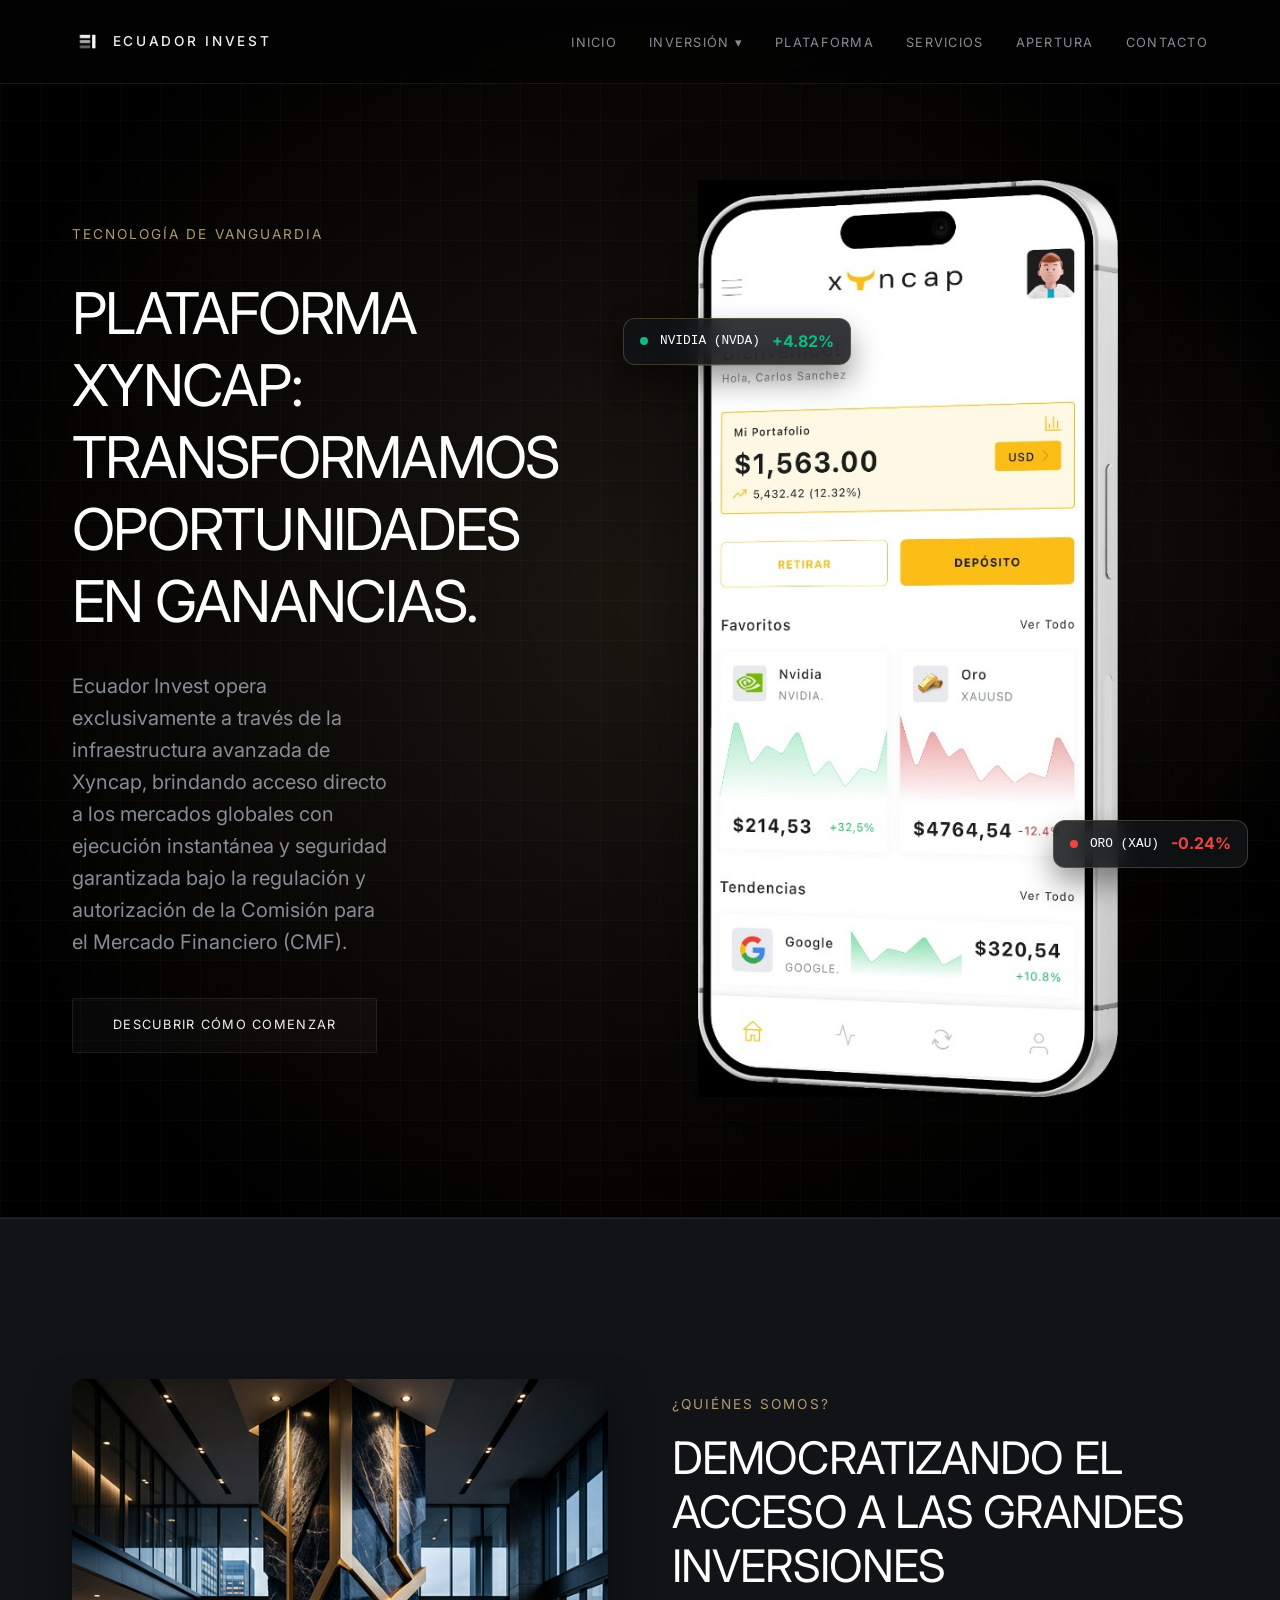
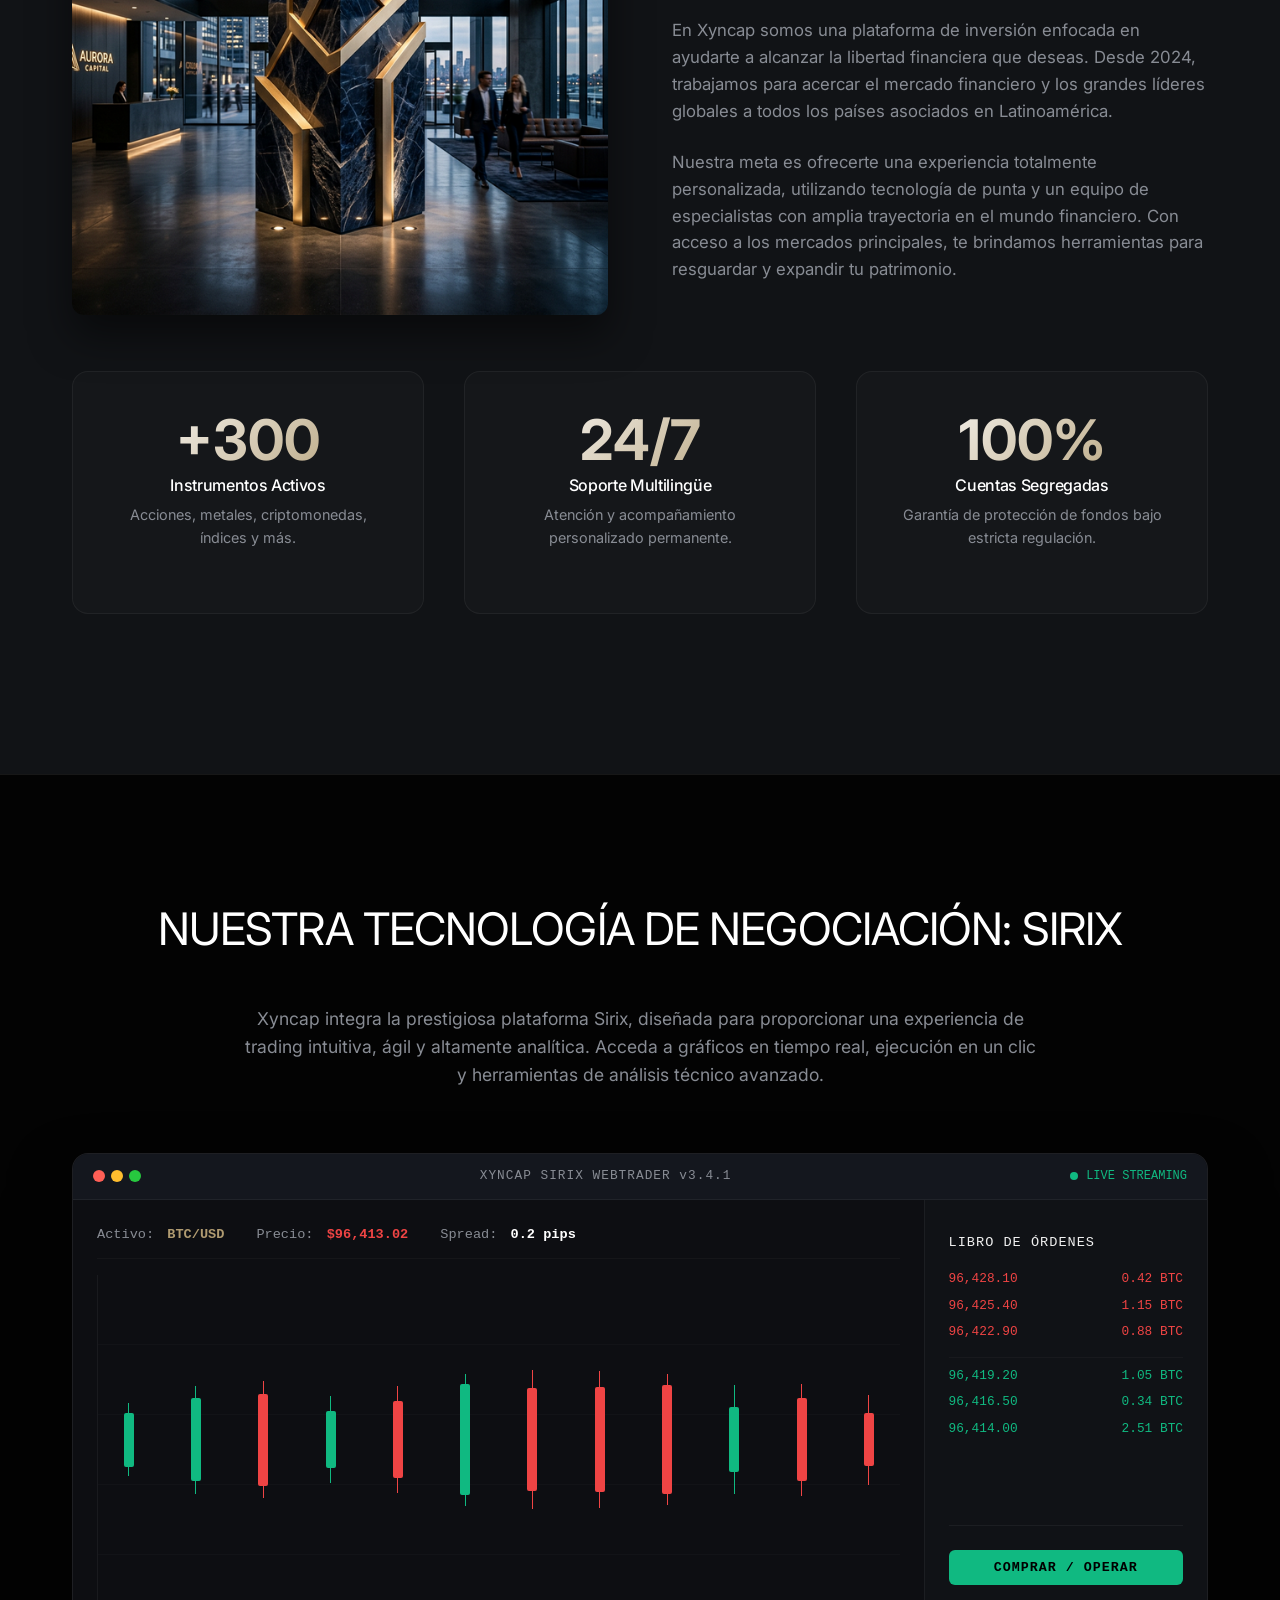
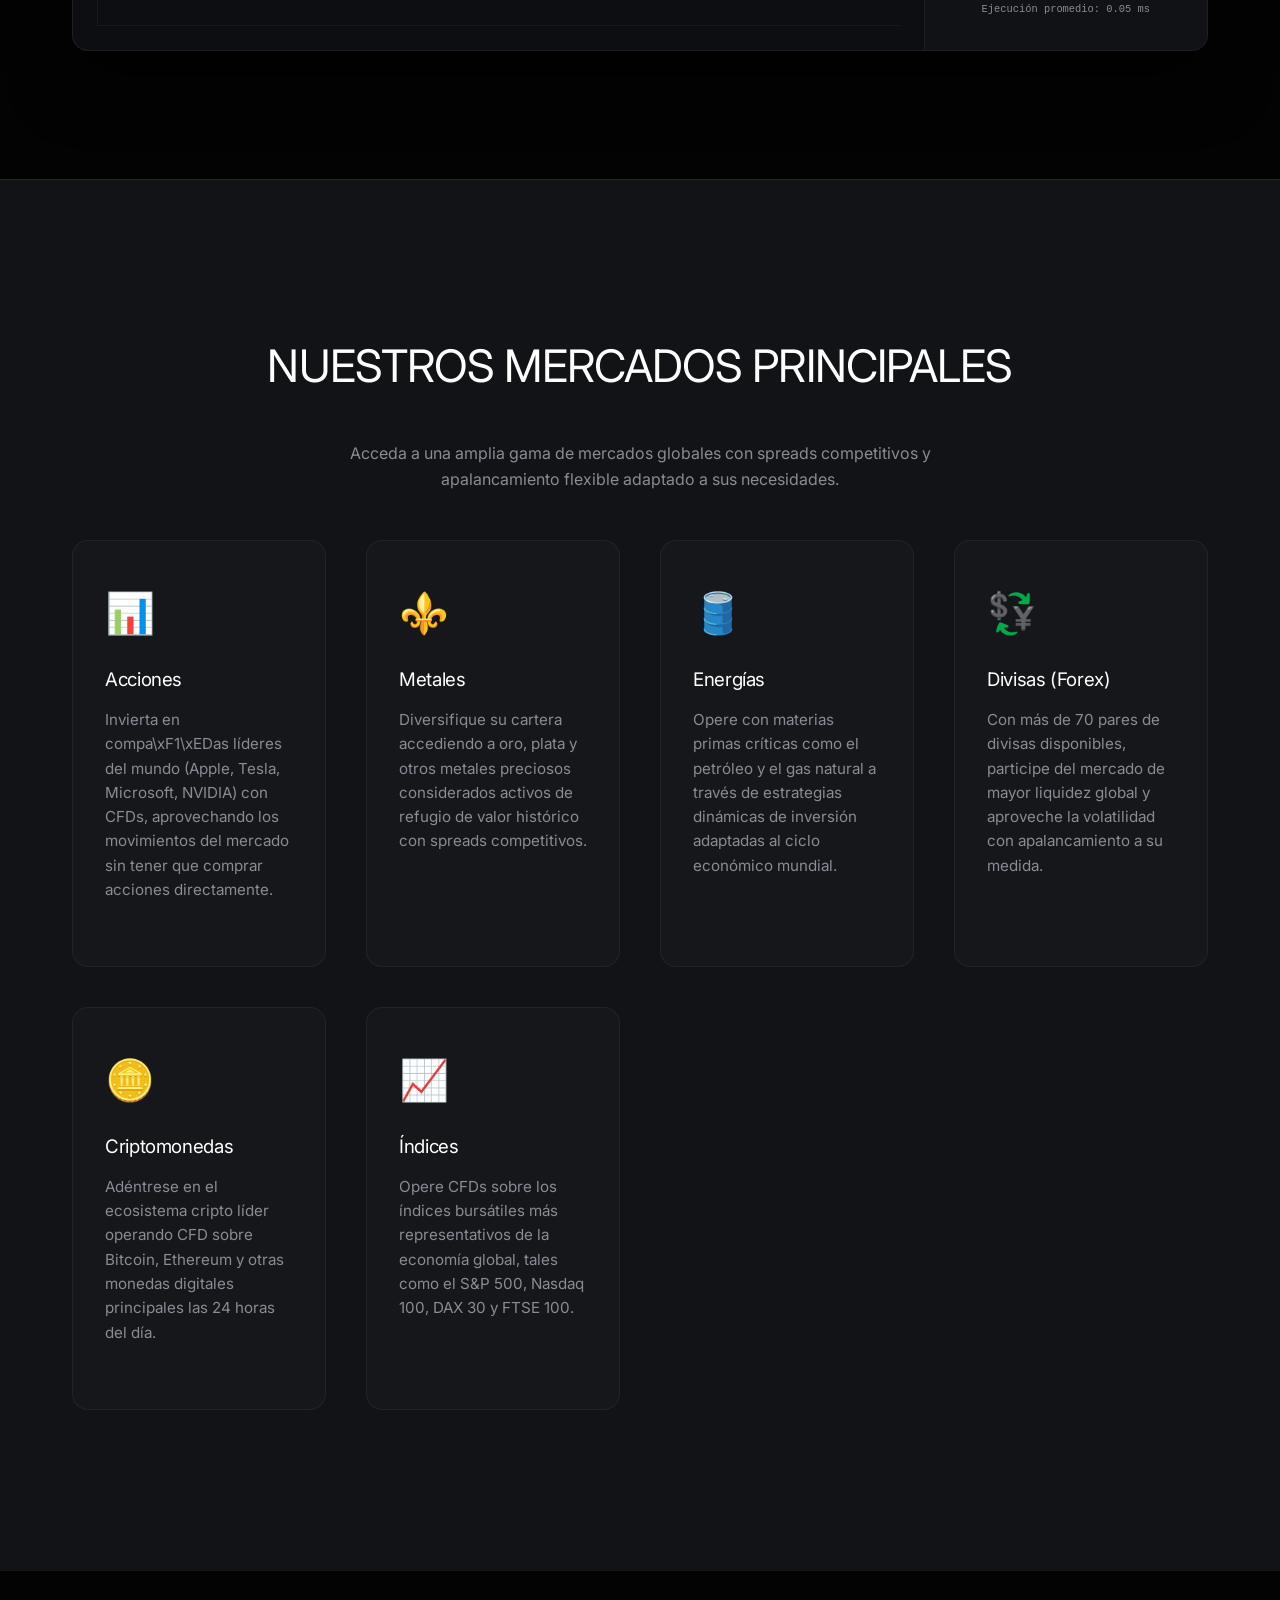
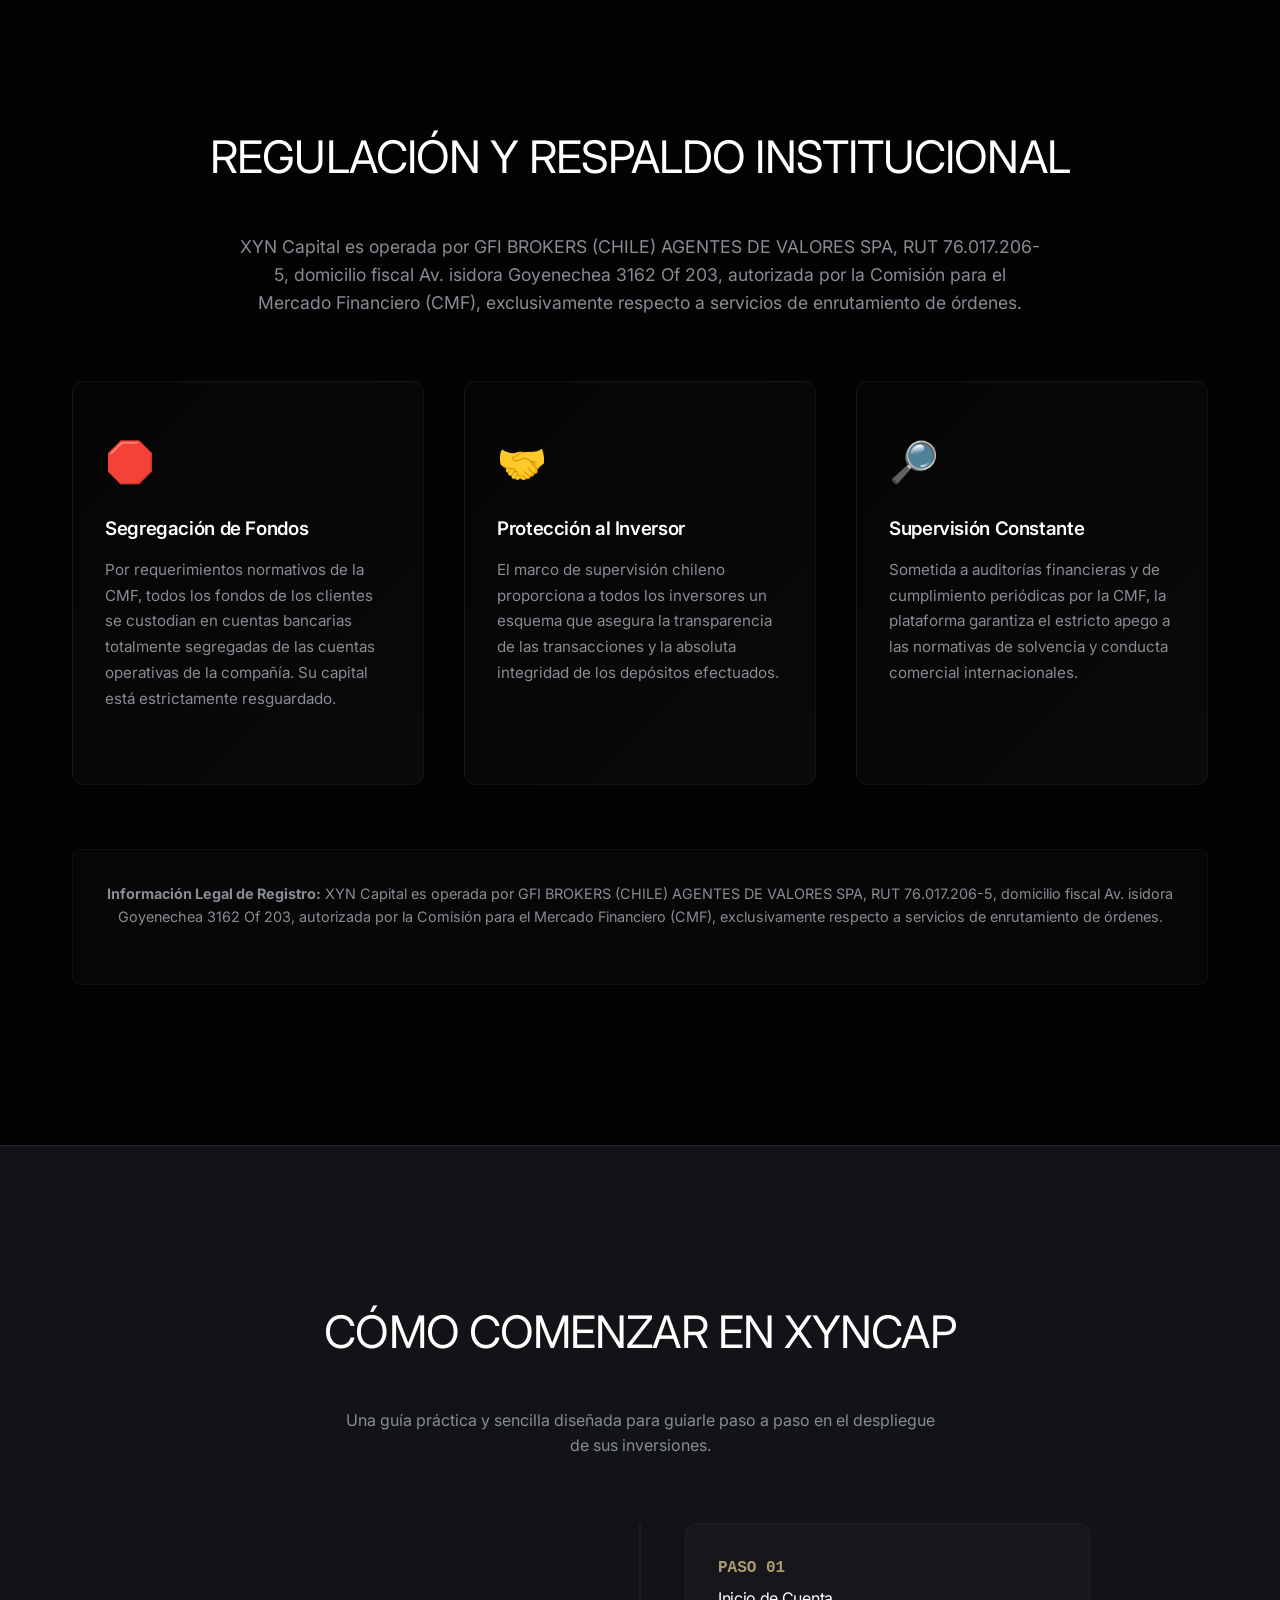
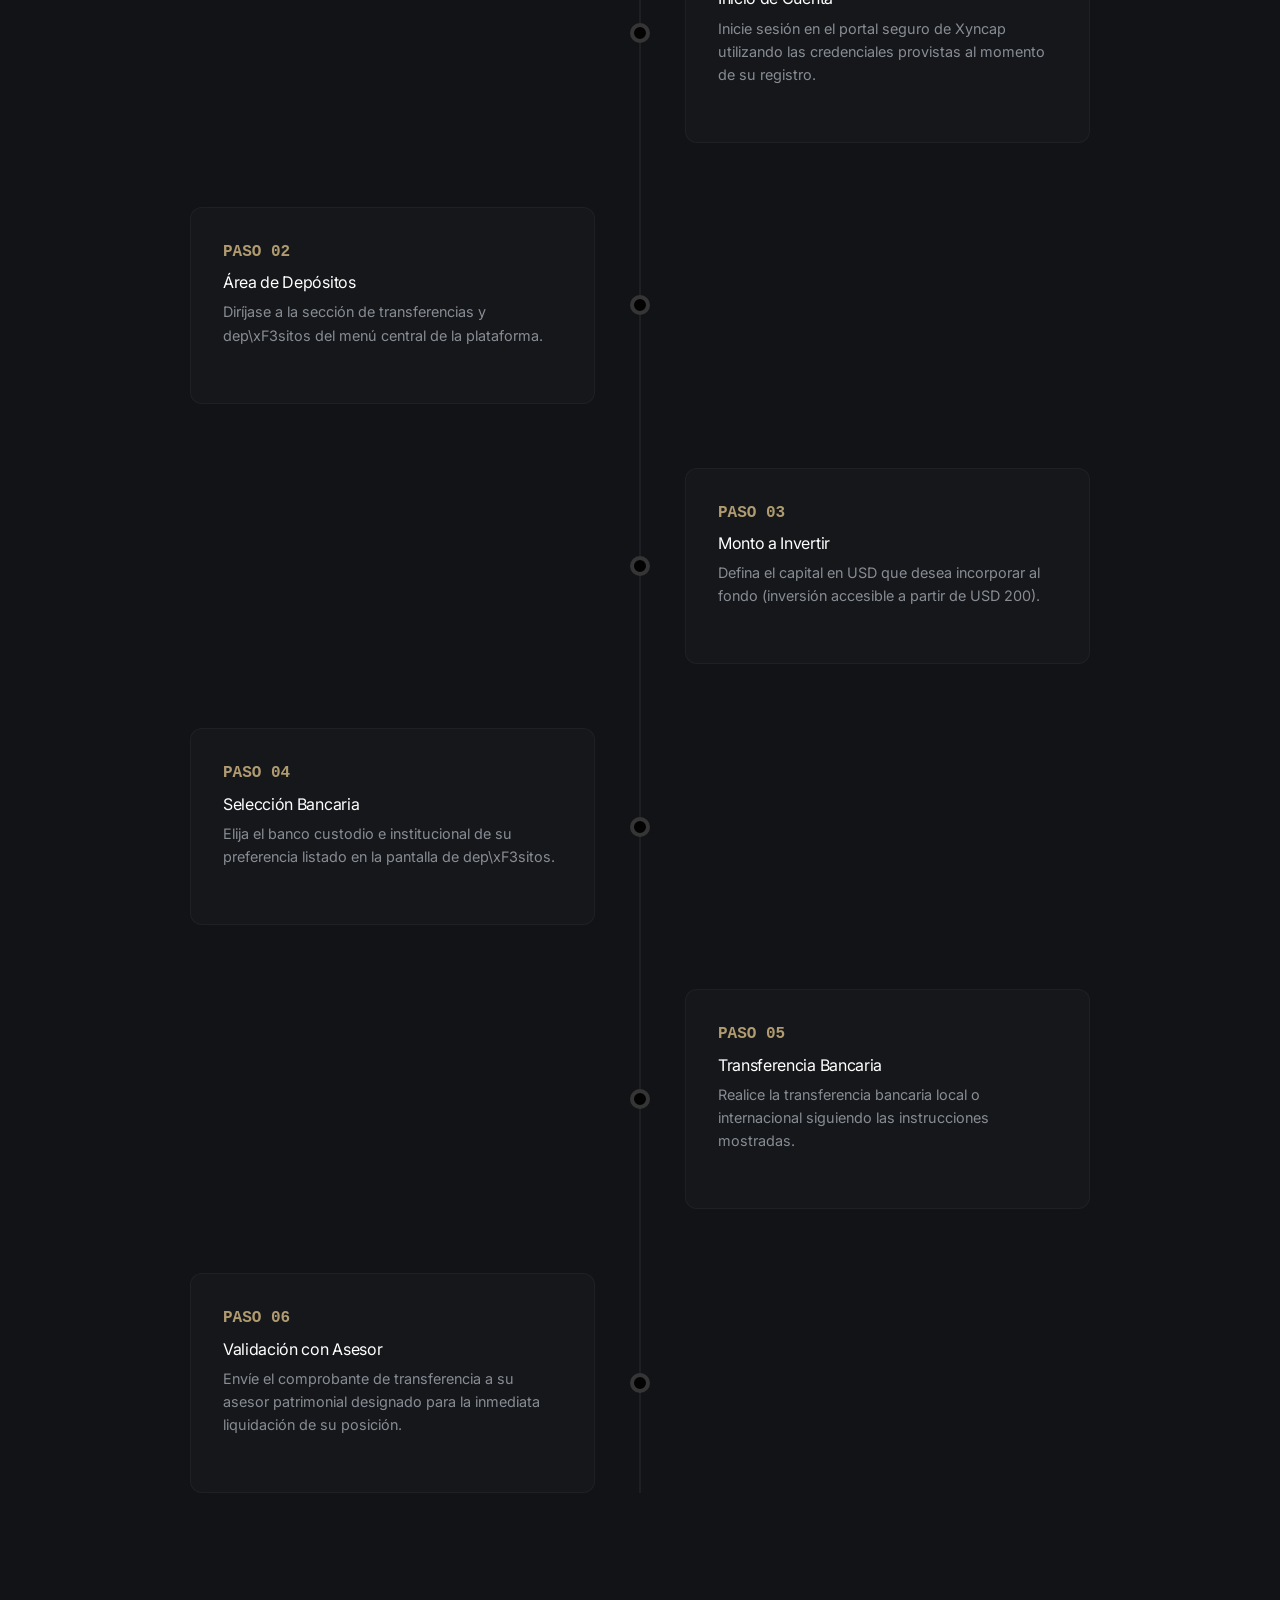
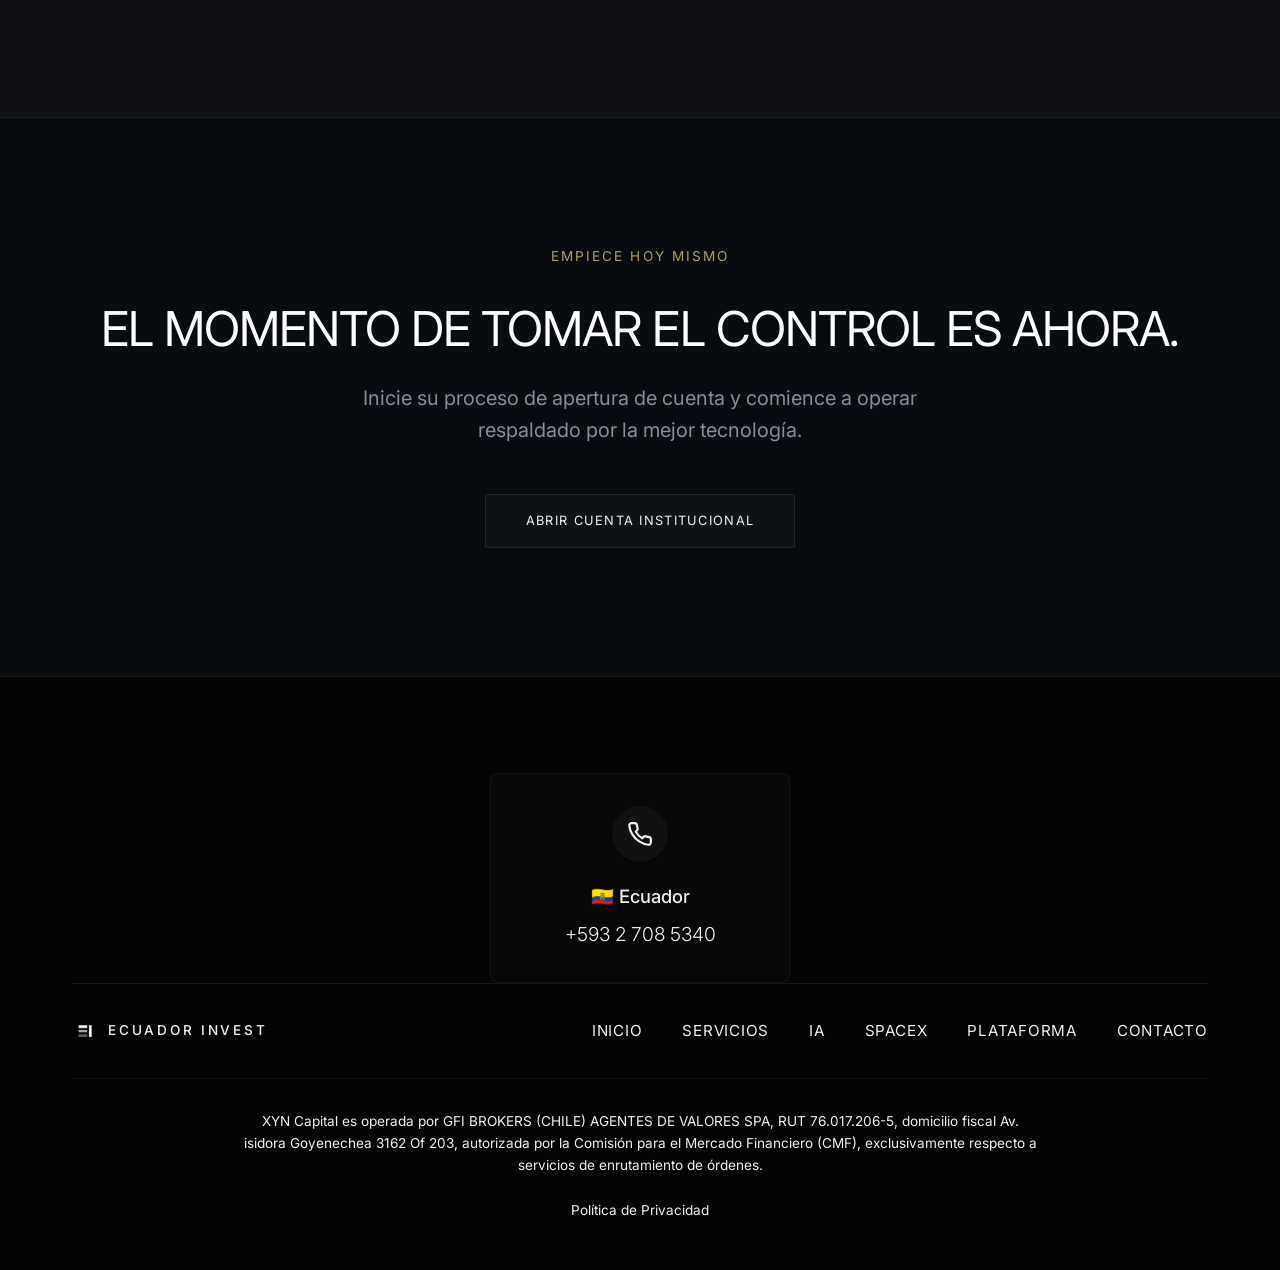
<file: plataforma.html>
<!DOCTYPE html>
<html lang="es">
<head>
    <meta charset="UTF-8">
    <meta name="viewport" content="width=device-width, initial-scale=1.0">
    <title>Ecuador Invest | Plataforma Xyncap</title>
    <link rel="icon" type="image/jpeg" href="favicon.jpg">
    <meta name="description" content="Descubra Xyncap, la plataforma de inversión premium elegida por Ecuador Invest. Opere más de 300 instrumentos con tecnología Sirix y regulación CMF.">

    <!-- Google Fonts -->
    <link rel="preconnect" href="https://fonts.googleapis.com">
    <link rel="preconnect" href="https://fonts.gstatic.com" crossorigin>
    <link href="https://fonts.googleapis.com/css2?family=Inter:wght@300;400;500;600;700&display=swap" rel="stylesheet">

    <!-- Styles -->
    <link rel="stylesheet" href="style.css?v=2.1">

    <style>
        /* Unique Platform Page Styles */
        .platform-hero {
            position: relative;
            padding-top: 180px;
            padding-bottom: 120px;
            background-color: #000000;
            overflow: hidden;
        }

        .vector-grid-bg {
            position: absolute;
            inset: 0;
            background-image: 
                radial-gradient(circle at 50% 50%, rgba(176, 155, 113, 0.15) 0%, transparent 80%),
                linear-gradient(to right, rgba(255,255,255,0.02) 1px, transparent 1px),
                linear-gradient(to bottom, rgba(255,255,255,0.02) 1px, transparent 1px);
            background-size: 100% 100%, 40px 40px, 40px 40px;
            pointer-events: none;
            z-index: 1;
        }

        .glowing-radar {
            position: absolute;
            width: 600px;
            height: 600px;
            border-radius: 50%;
            background: radial-gradient(circle, rgba(176, 155, 113, 0.05) 0%, transparent 70%);
            top: 20%;
            right: -10%;
            animation: radarPulse 8s ease-in-out infinite;
            z-index: 1;
        }

        @keyframes radarPulse {
            0% { transform: scale(0.9); opacity: 0.5; }
            50% { transform: scale(1.1); opacity: 0.9; }
            100% { transform: scale(0.9); opacity: 0.5; }
        }

        .hero-mockup-wrap {
            position: relative;
            width: 100%;
            max-width: 500px;
            margin: 0 auto;
        }

        .floating-badge {
            position: absolute;
            background: rgba(17, 19, 22, 0.85);
            border: 1px solid rgba(176, 155, 113, 0.3);
            border-radius: 12px;
            padding: 10px 16px;
            backdrop-filter: blur(12px);
            -webkit-backdrop-filter: blur(12px);
            box-shadow: 0 15px 30px rgba(0,0,0,0.4);
            display: flex;
            align-items: center;
            gap: 12px;
            z-index: 5;
            transition: transform 0.3s ease;
        }

        .floating-badge:hover {
            transform: translateY(-5px);
            border-color: var(--color-accent);
        }

        .badge-1 {
            top: 15%;
            left: -15%;
            animation: floatSlow 4s ease-in-out infinite alternate;
        }

        .badge-2 {
            bottom: 25%;
            right: -10%;
            animation: floatSlow 5s ease-in-out infinite alternate-reverse;
        }

        @keyframes floatSlow {
            0% { transform: translateY(0px); }
            100% { transform: translateY(-12px); }
        }

        .badge-value {
            font-weight: 700;
            color: #10b981;
        }

        .badge-value.down {
            color: #ef4444;
        }

        /* Stats Grid Section */
        .platform-stats-grid {
            display: grid;
            grid-template-columns: repeat(auto-fit, minmax(250px, 1fr));
            gap: 2.5rem;
            margin-top: 3rem;
        }

        .stat-card {
            background: rgba(255,255,255,0.02);
            border: 1px solid rgba(255,255,255,0.05);
            padding: 2.5rem 2rem;
            border-radius: 16px;
            text-align: center;
            position: relative;
            overflow: hidden;
            transition: all 0.4s ease;
        }

        .stat-card::before {
            content: '';
            position: absolute;
            top: 0; left: 0; width: 100%; height: 2px;
            background: linear-gradient(90deg, transparent, var(--color-accent), transparent);
            transform: translateX(-100%);
            transition: transform 0.6s ease;
        }

        .stat-card:hover {
            background: rgba(255,255,255,0.04);
            border-color: rgba(176, 155, 113, 0.2);
            transform: translateY(-5px);
        }

        .stat-card:hover::before {
            transform: translateX(100%);
        }

        .stat-num {
            font-size: 3.5rem;
            font-weight: 700;
            color: #fff;
            margin-bottom: 0.5rem;
            line-height: 1;
            background: linear-gradient(135deg, #fff 0%, var(--color-accent) 100%);
            -webkit-background-clip: text;
            -webkit-text-fill-color: transparent;
        }

        /* Mock Trading Terminal Section */
        .terminal-section {
            background: var(--color-black);
            padding: 8rem 0;
            position: relative;
        }

        .terminal-container {
            background: #0d0e12;
            border: 1px solid rgba(255,255,255,0.07);
            border-radius: 16px;
            box-shadow: 0 30px 60px rgba(0,0,0,0.6);
            overflow: hidden;
            width: 100%;
            margin-top: 4rem;
        }

        .terminal-header {
            background: #14171e;
            padding: 12px 20px;
            display: flex;
            align-items: center;
            justify-content: space-between;
            border-bottom: 1px solid rgba(255,255,255,0.05);
        }

        .terminal-dots {
            display: flex;
            gap: 6px;
        }

        .terminal-dot {
            width: 12px;
            height: 12px;
            border-radius: 50%;
        }

        .dot-red { background: #ff5f56; }
        .dot-yellow { background: #ffbd2e; }
        .dot-green { background: #27c93f; }

        .terminal-title {
            font-size: 0.8rem;
            font-family: monospace;
            color: var(--color-muted);
            letter-spacing: 1px;
        }

        .terminal-status {
            display: flex;
            align-items: center;
            gap: 8px;
            font-size: 0.75rem;
            font-family: monospace;
            color: #10b981;
        }

        .status-pulse {
            width: 8px;
            height: 8px;
            background: #10b981;
            border-radius: 50%;
            animation: statusGlow 1.5s infinite;
        }

        @keyframes statusGlow {
            0% { opacity: 0.3; transform: scale(0.9); }
            50% { opacity: 1; transform: scale(1.2); }
            100% { opacity: 0.3; transform: scale(0.9); }
        }

        .terminal-body {
            display: grid;
            grid-template-columns: 3fr 1fr;
            height: 450px;
            font-family: monospace;
        }

        @media (max-width: 900px) {
            .terminal-body {
                grid-template-columns: 1fr;
                height: auto;
            }
            .terminal-sidebar {
                border-left: none !important;
                border-top: 1px solid rgba(255,255,255,0.05);
                padding: 1.5rem !important;
            }
        }

        .terminal-chart-area {
            padding: 1.5rem;
            display: flex;
            flex-direction: column;
            justify-content: space-between;
            position: relative;
        }

        .chart-stats {
            display: flex;
            gap: 2rem;
            margin-bottom: 1rem;
            font-size: 0.85rem;
            border-bottom: 1px solid rgba(255,255,255,0.03);
            padding-bottom: 0.8rem;
        }

        .chart-stat-item span {
            color: var(--color-muted);
        }

        .chart-stat-item strong {
            color: #fff;
            margin-left: 5px;
        }

        .simulated-chart {
            flex-grow: 1;
            display: flex;
            align-items: flex-end;
            gap: 6px;
            height: 250px;
            padding-bottom: 20px;
            position: relative;
            border-bottom: 1px solid rgba(255,255,255,0.05);
            border-left: 1px solid rgba(255,255,255,0.05);
        }

        .chart-grid-line {
            position: absolute;
            left: 0; width: 100%; height: 1px;
            background: rgba(255,255,255,0.02);
            pointer-events: none;
        }

        .candle {
            flex-grow: 1;
            display: flex;
            flex-direction: column;
            align-items: center;
            justify-content: center;
            position: relative;
            height: 100%;
        }

        .candle-wick {
            width: 1px;
            background: currentColor;
            position: absolute;
        }

        .candle-body {
            width: 10px;
            border-radius: 2px;
            z-index: 2;
        }

        .candle.bullish {
            color: #10b981;
        }

        .candle.bearish {
            color: #ef4444;
        }

        .terminal-sidebar {
            background: #101216;
            border-left: 1px solid rgba(255,255,255,0.05);
            padding: 2rem 1.5rem;
            display: flex;
            flex-direction: column;
            justify-content: space-between;
        }

        .order-book-title {
            font-size: 0.85rem;
            color: var(--color-light);
            margin-bottom: 1rem;
            text-transform: uppercase;
            letter-spacing: 1px;
        }

        .order-book-row {
            display: flex;
            justify-content: space-between;
            font-size: 0.8rem;
            margin-bottom: 6px;
        }

        .order-book-row.ask { color: #ef4444; }
        .order-book-row.bid { color: #10b981; }

        .terminal-actions {
            margin-top: 1.5rem;
            border-top: 1px solid rgba(255,255,255,0.05);
            padding-top: 1.5rem;
        }

        .term-btn {
            width: 100%;
            padding: 10px;
            border: none;
            border-radius: 6px;
            font-family: monospace;
            font-weight: 700;
            cursor: pointer;
            text-transform: uppercase;
            letter-spacing: 1px;
            transition: all 0.3s;
        }

        .term-btn-buy {
            background: #10b981;
            color: #000;
            margin-bottom: 8px;
        }

        .term-btn-buy:hover { background: #059669; }

        /* Security Pillar Cards */
        .security-pillars {
            display: grid;
            grid-template-columns: repeat(auto-fit, minmax(300px, 1fr));
            gap: 2.5rem;
            margin-top: 4rem;
        }

        .security-card {
            background: linear-gradient(135deg, rgba(255,255,255,0.01) 0%, rgba(255,255,255,0.03) 100%);
            border: 1px solid rgba(255,255,255,0.05);
            border-radius: 12px;
            padding: 3rem 2rem;
            transition: all 0.4s ease;
        }

        .security-card:hover {
            border-color: var(--color-accent);
            background: linear-gradient(135deg, rgba(255,255,255,0.02) 0%, rgba(255,255,255,0.05) 100%);
            transform: translateY(-5px);
            box-shadow: 0 15px 35px rgba(0,0,0,0.3);
        }

        .security-icon {
            font-size: 2.5rem;
            color: var(--color-accent);
            margin-bottom: 1.5rem;
        }

        /* Timeline / Steps */
        .steps-container {
            position: relative;
            max-width: 900px;
            margin: 4rem auto 0 auto;
        }

        .steps-timeline {
            position: absolute;
            left: 50%;
            top: 0;
            width: 2px;
            height: 100%;
            background: rgba(255,255,255,0.05);
            transform: translateX(-50%);
        }

        .steps-timeline-glow {
            position: absolute;
            left: 50%;
            top: 0;
            width: 2px;
            height: 0%;
            background: linear-gradient(to bottom, transparent, var(--color-accent), transparent);
            transform: translateX(-50%);
            animation: timelineGlow 4s linear infinite;
        }

        @keyframes timelineGlow {
            0% { height: 0%; top: 0%; }
            100% { height: 100%; top: 0%; }
        }

        .step-block {
            display: flex;
            justify-content: space-between;
            align-items: center;
            margin-bottom: 4rem;
            position: relative;
            width: 100%;
        }

        .step-block:nth-child(even) {
            flex-direction: row-reverse;
        }

        .step-content-box {
            width: 45%;
            background: rgba(255,255,255,0.02);
            border: 1px solid rgba(255,255,255,0.04);
            padding: 2rem;
            border-radius: 12px;
            position: relative;
            transition: all 0.3s;
        }

        .step-block:hover .step-content-box {
            border-color: rgba(176,155,113,0.3);
            background: rgba(255,255,255,0.03);
        }

        .step-dot {
            width: 20px;
            height: 20px;
            border-radius: 50%;
            background: var(--color-black);
            border: 4px solid rgba(255,255,255,0.2);
            position: absolute;
            left: 50%;
            transform: translateX(-50%);
            z-index: 5;
            transition: all 0.3s;
        }

        .step-block:hover .step-dot {
            border-color: var(--color-accent);
            background: var(--color-accent);
            box-shadow: 0 0 15px var(--color-accent);
        }

        .step-number {
            font-size: 1rem;
            font-weight: 700;
            color: var(--color-accent);
            margin-bottom: 0.5rem;
            font-family: monospace;
        }

        @media (max-width: 768px) {
            .steps-timeline { left: 20px; }
            .steps-timeline-glow { left: 20px; }
            .step-block {
                flex-direction: row !important;
                margin-bottom: 3rem;
            }
            .step-content-box {
                width: calc(100% - 50px);
                margin-left: 40px;
            }
            .step-dot {
                left: 20px;
            }
        }
    </style>
</head>
<body>

    <!-- HEADER -->
    <nav class="navbar" id="navbar">
        <div class="container navbar-container">
            <a href="index.html" class="navbar-logo" style="display: flex; align-items: center; gap: 10px;">
                <img src="ei-logo-trans.png" alt="Ecuador Invest" style="height: 35px; width: auto;">
                <span class="logo-text">ECUADOR INVEST</span>
            </a>
            <div class="menu-toggle">
                <span class="bar"></span>
                <span class="bar"></span>
                <span class="bar"></span>
            </div>
            <ul class="nav-menu">
                <li class="nav-item"><a href="index.html" class="nav-link">INICIO</a></li>
                <li class="nav-item dropdown">
                    <a href="#" class="nav-link dropdown-toggle">INVERSIÓN ▾</a>
                    <ul class="dropdown-menu">
                        <li><a href="moderna.html" class="dropdown-item">MODERNA</a></li>
                        <li><a href="terafab.html" class="dropdown-item">TERAFAB</a></li>
                        <li><a href="fondoia.html" class="dropdown-item">FONDO DE IA</a></li>
                        <li><a href="fondo2026.html" class="dropdown-item">FONDO BERKSHIRE</a></li>
                        <li><a href="spacex.html" class="dropdown-item">IPO SPACEX</a></li>
                        <li><a href="oro.html" class="dropdown-item">ORO</a></li>
                    </ul>
                </li>
                <li class="nav-item"><a href="plataforma.html" class="nav-link active">PLATAFORMA</a></li>
                <li class="nav-item"><a href="index.html#servicios" class="nav-link">SERVICIOS</a></li>
                <li class="nav-item"><a href="apertura.html" class="nav-link">APERTURA</a></li>
                <li class="nav-item"><a href="contacto.html" class="nav-link">CONTACTO</a></li>
            </ul>
        </div>
    </nav>

    <!-- HERO -->
    <section class="platform-hero">
        <div class="vector-grid-bg"></div>
        <div class="glowing-radar"></div>
        
        <div class="container two-column-grid hero-grid" style="position: relative; z-index: 2;">
            <div class="hero-text fade-in-up">
                <p class="hero-supporting">TECNOLOGÍA DE VANGUARDIA</p>
                <h1 class="hero-title" style="font-size: clamp(2.3rem, 4.5vw, 3.8rem); line-height: 1.25;">PLATAFORMA XYNCAP:<br>TRANSFORMAMOS OPORTUNIDADES EN GANANCIAS.</h1>
                <p class="hero-subheadline" style="color: var(--color-muted); margin-bottom: 2.5rem;">Ecuador Invest opera exclusivamente a través de la infraestructura avanzada de Xyncap, brindando acceso directo a los mercados globales con ejecución instantánea y seguridad garantizada bajo la regulación y autorización de la Comisión para el Mercado Financiero (CMF).</p>
                <div class="hero-actions">
                    <a href="#proceso" class="btn-primary">Descubrir Cómo Comenzar</a>
                </div>
            </div>
            
            <div class="col-visual fade-in-up delay-1" style="display: flex; align-items: center; justify-content: center;">
                <div class="hero-mockup-wrap">
                    <!-- Floating Widgets -->
                    <div class="floating-badge badge-1">
                        <div style="width: 8px; height: 8px; background: #10b981; border-radius: 50%;"></div>
                        <span style="font-family: monospace; font-size: 0.8rem; color: #fff;">NVIDIA (NVDA)</span>
                        <strong class="badge-value">+4.82%</strong>
                    </div>
                    
                    <div class="floating-badge badge-2">
                        <div style="width: 8px; height: 8px; background: #ef4444; border-radius: 50%;"></div>
                        <span style="font-family: monospace; font-size: 0.8rem; color: #fff;">ORO (XAU)</span>
                        <strong class="badge-value down">-0.24%</strong>
                    </div>

                    <img src="xyncap-mockup.jpg" alt="Xyncap App Interface" class="phone-image" style="width: 100%; max-width: 420px; height: auto;">
                </div>
            </div>
        </div>
    </section>

    <!-- SOBRE NOSOTROS -->
    <section class="section-charcoal border-top">
        <div class="container fade-in-up">
            <div class="two-column-grid" style="align-items: center; gap: 4rem;">
                <div class="col-visual">
                    <img src="about-img.png" alt="Sobre Xyncap" style="width: 100%; border-radius: 12px; box-shadow: 0 20px 40px rgba(0,0,0,0.5);">
                </div>
                <div class="col-text">
                    <p class="hero-supporting" style="margin-bottom: 1rem;">¿QUIÉNES SOMOS?</p>
                    <h2 class="section-title" style="text-align: left; margin-bottom: 1.5rem;">Democratizando el acceso a las grandes inversiones</h2>
                    <p style="color: var(--color-muted); margin-bottom: 1.5rem; font-size: 1.05rem;">En Xyncap somos una plataforma de inversión enfocada en ayudarte a alcanzar la libertad financiera que deseas. Desde 2024, trabajamos para acercar el mercado financiero y los grandes líderes globales a todos los países asociados en Latinoamérica.</p>
                    <p style="color: var(--color-muted); font-size: 1.05rem;">Nuestra meta es ofrecerte una experiencia totalmente personalizada, utilizando tecnología de punta y un equipo de especialistas con amplia trayectoria en el mundo financiero. Con acceso a los mercados principales, te brindamos herramientas para resguardar y expandir tu patrimonio.</p>
                </div>
            </div>

            <!-- Counters -->
            <div class="platform-stats-grid">
                <div class="stat-card">
                    <div class="stat-num" data-target="300">+300</div>
                    <h4 style="color: #fff; margin-bottom: 0.5rem; font-weight: 500;">Instrumentos Activos</h4>
                    <p style="color: var(--color-muted); font-size: 0.9rem;">Acciones, metales, criptomonedas, índices y más.</p>
                </div>
                <div class="stat-card">
                    <div class="stat-num">24/7</div>
                    <h4 style="color: #fff; margin-bottom: 0.5rem; font-weight: 500;">Soporte Multilingüe</h4>
                    <p style="color: var(--color-muted); font-size: 0.9rem;">Atención y acompañamiento personalizado permanente.</p>
                </div>
                <div class="stat-card">
                    <div class="stat-num">100%</div>
                    <h4 style="color: #fff; margin-bottom: 0.5rem; font-weight: 500;">Cuentas Segregadas</h4>
                    <p style="color: var(--color-muted); font-size: 0.9rem;">Garantía de protección de fondos bajo estricta regulación.</p>
                </div>
            </div>
        </div>
    </section>

    <!-- TERMINAL SIRIX -->
    <section class="terminal-section border-top">
        <div class="container fade-in-up">
            <h2 class="section-title text-center">Nuestra Tecnología de Negociación: Sirix</h2>
            <p class="text-center" style="max-width: 800px; margin: 1.5rem auto 0 auto; color: var(--color-muted); font-size: 1.1rem;">Xyncap integra la prestigiosa plataforma Sirix, diseñada para proporcionar una experiencia de trading intuitiva, ágil y altamente analítica. Acceda a gráficos en tiempo real, ejecución en un clic y herramientas de análisis técnico avanzado.</p>
            
            <!-- Trading Simulator Wrapper -->
            <div class="terminal-container">
                <div class="terminal-header">
                    <div class="terminal-dots">
                        <div class="terminal-dot dot-red"></div>
                        <div class="terminal-dot dot-yellow"></div>
                        <div class="terminal-dot dot-green"></div>
                    </div>
                    <div class="terminal-title">XYNCAP SIRIX WEBTRADER v3.4.1</div>
                    <div class="terminal-status">
                        <div class="status-pulse"></div>
                        <span>LIVE STREAMING</span>
                    </div>
                </div>
                <div class="terminal-body">
                    <!-- Chart area -->
                    <div class="terminal-chart-area">
                        <div class="chart-stats">
                            <div class="chart-stat-item">
                                <span>Activo:</span> <strong style="color: var(--color-accent);">BTC/USD</strong>
                            </div>
                            <div class="chart-stat-item">
                                <span>Precio:</span> <strong id="live-btc-price" style="color: #10b981;">$96,420.50</strong>
                            </div>
                            <div class="chart-stat-item">
                                <span>Spread:</span> <strong style="color: #fff;">0.2 pips</strong>
                            </div>
                        </div>

                        <!-- Simulated candle charts -->
                        <div class="simulated-chart" id="candle-chart-container">
                            <div class="chart-grid-line" style="bottom: 20%;"></div>
                            <div class="chart-grid-line" style="bottom: 40%;"></div>
                            <div class="chart-grid-line" style="bottom: 60%;"></div>
                            <div class="chart-grid-line" style="bottom: 80%;"></div>
                            
                            <!-- 10 simulated candles will load here via JavaScript -->
                        </div>
                    </div>

                    <!-- Sidebar order book -->
                    <div class="terminal-sidebar">
                        <div>
                            <div class="order-book-title">Libro de Órdenes</div>
                            
                            <div style="border-bottom: 1px solid rgba(255,255,255,0.03); padding-bottom: 0.5rem; margin-bottom: 0.5rem;">
                                <div class="order-book-row ask"><span>96,428.10</span> <span>0.42 BTC</span></div>
                                <div class="order-book-row ask"><span>96,425.40</span> <span>1.15 BTC</span></div>
                                <div class="order-book-row ask"><span>96,422.90</span> <span>0.88 BTC</span></div>
                            </div>
                            
                            <div>
                                <div class="order-book-row bid"><span>96,419.20</span> <span>1.05 BTC</span></div>
                                <div class="order-book-row bid"><span>96,416.50</span> <span>0.34 BTC</span></div>
                                <div class="order-book-row bid"><span>96,414.00</span> <span>2.51 BTC</span></div>
                            </div>
                        </div>

                        <div class="terminal-actions">
                            <button class="term-btn term-btn-buy" onclick="window.location.href='apertura.html'">Comprar / Operar</button>
                            <div style="font-size: 0.65rem; color: var(--color-muted); text-align: center; margin-top: 8px;">Ejecución promedio: 0.05 ms</div>
                        </div>
                    </div>
                </div>
            </div>
        </div>
    </section>

    <!-- MERCADOS -->
    <section class="section-charcoal border-top">
        <div class="container fade-in-up">
            <h2 class="section-title text-center">Nuestros Mercados Principales</h2>
            <p class="text-center" style="color: var(--color-muted); max-width: 700px; margin: 1rem auto 3rem auto;">Acceda a una amplia gama de mercados globales con spreads competitivos y apalancamiento flexible adaptado a sus necesidades.</p>
            
            <div class="platform-stats-grid">
                <div class="stat-card" style="text-align: left;">
                    <div class="security-icon">📊</div>
                    <h3 style="color: #fff; margin-bottom: 1rem;">Acciones</h3>
                    <p style="color: var(--color-muted); font-size: 0.95rem; line-height: 1.6;">Invierta en compa\xF1\xEDas líderes del mundo (Apple, Tesla, Microsoft, NVIDIA) con CFDs, aprovechando los movimientos del mercado sin tener que comprar acciones directamente.</p>
                </div>
                
                <div class="stat-card" style="text-align: left;">
                    <div class="security-icon">⚜️</div>
                    <h3 style="color: #fff; margin-bottom: 1rem;">Metales</h3>
                    <p style="color: var(--color-muted); font-size: 0.95rem; line-height: 1.6;">Diversifique su cartera accediendo a oro, plata y otros metales preciosos considerados activos de refugio de valor histórico con spreads competitivos.</p>
                </div>

                <div class="stat-card" style="text-align: left;">
                    <div class="security-icon">🛢️</div>
                    <h3 style="color: #fff; margin-bottom: 1rem;">Energías</h3>
                    <p style="color: var(--color-muted); font-size: 0.95rem; line-height: 1.6;">Opere con materias primas críticas como el petróleo y el gas natural a través de estrategias dinámicas de inversión adaptadas al ciclo económico mundial.</p>
                </div>

                <div class="stat-card" style="text-align: left;">
                    <div class="security-icon">💱</div>
                    <h3 style="color: #fff; margin-bottom: 1rem;">Divisas (Forex)</h3>
                    <p style="color: var(--color-muted); font-size: 0.95rem; line-height: 1.6;">Con más de 70 pares de divisas disponibles, participe del mercado de mayor liquidez global y aproveche la volatilidad con apalancamiento a su medida.</p>
                </div>

                <div class="stat-card" style="text-align: left;">
                    <div class="security-icon">🪙</div>
                    <h3 style="color: #fff; margin-bottom: 1rem;">Criptomonedas</h3>
                    <p style="color: var(--color-muted); font-size: 0.95rem; line-height: 1.6;">Adéntrese en el ecosistema cripto líder operando CFD sobre Bitcoin, Ethereum y otras monedas digitales principales las 24 horas del día.</p>
                </div>

                <div class="stat-card" style="text-align: left;">
                    <div class="security-icon">📈</div>
                    <h3 style="color: #fff; margin-bottom: 1rem;">Índices</h3>
                    <p style="color: var(--color-muted); font-size: 0.95rem; line-height: 1.6;">Opere CFDs sobre los índices bursátiles más representativos de la economía global, tales como el S&P 500, Nasdaq 100, DAX 30 y FTSE 100.</p>
                </div>
            </div>
        </div>
    </section>
    <!-- REGULACION -->
    <section class="section-dark border-top">
        <div class="container fade-in-up">
            <h2 class="section-title text-center">Regulación y Respaldo Institucional</h2>
            <p class="text-center" style="max-width: 800px; margin: 1.5rem auto 0 auto; color: var(--color-muted); font-size: 1.1rem;">XYN Capital es operada por GFI BROKERS (CHILE) AGENTES DE VALORES SPA, RUT 76.017.206-5, domicilio fiscal Av. isidora Goyenechea 3162 Of 203, autorizada por la Comisión para el Mercado Financiero (CMF), exclusivamente respecto a servicios de enrutamiento de órdenes.</p>
            
            <div class="security-pillars">
                <div class="security-card">
                    <div class="security-icon">🛑</div>
                    <h3 style="color: #fff; margin-bottom: 1rem; font-weight: 600;">Segregación de Fondos</h3>
                    <p style="color: var(--color-muted); font-size: 0.95rem; line-height: 1.7;">Por requerimientos normativos de la CMF, todos los fondos de los clientes se custodian en cuentas bancarias totalmente segregadas de las cuentas operativas de la compañía. Su capital está estrictamente resguardado.</p>
                </div>

                <div class="security-card">
                    <div class="security-icon">🤝</div>
                    <h3 style="color: #fff; margin-bottom: 1rem; font-weight: 600;">Protección al Inversor</h3>
                    <p style="color: var(--color-muted); font-size: 0.95rem; line-height: 1.7;">El marco de supervisión chileno proporciona a todos los inversores un esquema que asegura la transparencia de las transacciones y la absoluta integridad de los depósitos efectuados.</p>
                </div>

                <div class="security-card">
                    <div class="security-icon">🔎</div>
                    <h3 style="color: #fff; margin-bottom: 1rem; font-weight: 600;">Supervisión Constante</h3>
                    <p style="color: var(--color-muted); font-size: 0.95rem; line-height: 1.7;">Sometida a auditorías financieras y de cumplimiento periódicas por la CMF, la plataforma garantiza el estricto apego a las normativas de solvencia y conducta comercial internacionales.</p>
                </div>
            </div>
            
            <div style="margin-top: 4rem; text-align: center; padding: 2rem; background: rgba(255,255,255,0.02); border: 1px solid rgba(255,255,255,0.04); border-radius: 8px;">
                <p style="font-size: 0.9rem; color: var(--color-muted); line-height: 1.6;"><strong>Información Legal de Registro:</strong> XYN Capital es operada por GFI BROKERS (CHILE) AGENTES DE VALORES SPA, RUT 76.017.206-5, domicilio fiscal Av. isidora Goyenechea 3162 Of 203, autorizada por la Comisión para el Mercado Financiero (CMF), exclusivamente respecto a servicios de enrutamiento de órdenes.</p>
            </div>
        </div>
    </section>


        




    <!-- PASO A PASO -->
    <section id="proceso" class="section-charcoal border-top" style="padding-bottom: 10rem;">
        <div class="container fade-in-up">
            <h2 class="section-title text-center">Cómo comenzar en Xyncap</h2>
            <p class="text-center" style="color: var(--color-muted); max-width: 600px; margin: 1rem auto 0 auto;">Una guía práctica y sencilla diseñada para guiarle paso a paso en el despliegue de sus inversiones.</p>

            <div class="steps-container">
                <div class="steps-timeline">
                    <div class="steps-timeline-glow"></div>
                </div>

                <!-- Paso 1 -->
                <div class="step-block">
                    <div class="step-dot"></div>
                    <div class="step-content-box">
                        <div class="step-number">PASO 01</div>
                        <h4 style="color:#fff; margin-bottom: 0.5rem;">Inicio de Cuenta</h4>
                        <p style="color: var(--color-muted); font-size: 0.9rem; line-height: 1.6;">Inicie sesión en el portal seguro de Xyncap utilizando las credenciales provistas al momento de su registro.</p>
                    </div>
                </div>

                <!-- Paso 2 -->
                <div class="step-block">
                    <div class="step-dot"></div>
                    <div class="step-content-box">
                        <div class="step-number">PASO 02</div>
                        <h4 style="color:#fff; margin-bottom: 0.5rem;">Área de Depósitos</h4>
                        <p style="color: var(--color-muted); font-size: 0.9rem; line-height: 1.6;">Diríjase a la sección de transferencias y dep\xF3sitos del menú central de la plataforma.</p>
                    </div>
                </div>

                <!-- Paso 3 -->
                <div class="step-block">
                    <div class="step-dot"></div>
                    <div class="step-content-box">
                        <div class="step-number">PASO 03</div>
                        <h4 style="color:#fff; margin-bottom: 0.5rem;">Monto a Invertir</h4>
                        <p style="color: var(--color-muted); font-size: 0.9rem; line-height: 1.6;">Defina el capital en USD que desea incorporar al fondo (inversión accesible a partir de USD 200).</p>
                    </div>
                </div>

                <!-- Paso 4 -->
                <div class="step-block">
                    <div class="step-dot"></div>
                    <div class="step-content-box">
                        <div class="step-number">PASO 04</div>
                        <h4 style="color:#fff; margin-bottom: 0.5rem;">Selección Bancaria</h4>
                        <p style="color: var(--color-muted); font-size: 0.9rem; line-height: 1.6;">Elija el banco custodio e institucional de su preferencia listado en la pantalla de dep\xF3sitos.</p>
                    </div>
                </div>

                <!-- Paso 5 -->
                <div class="step-block">
                    <div class="step-dot"></div>
                    <div class="step-content-box">
                        <div class="step-number">PASO 05</div>
                        <h4 style="color:#fff; margin-bottom: 0.5rem;">Transferencia Bancaria</h4>
                        <p style="color: var(--color-muted); font-size: 0.9rem; line-height: 1.6;">Realice la transferencia bancaria local o internacional siguiendo las instrucciones mostradas.</p>
                    </div>
                </div>

                <!-- Paso 6 -->
                <div class="step-block">
                    <div class="step-dot"></div>
                    <div class="step-content-box">
                        <div class="step-number">PASO 06</div>
                        <h4 style="color:#fff; margin-bottom: 0.5rem;">Validación con Asesor</h4>
                        <p style="color: var(--color-muted); font-size: 0.9rem; line-height: 1.6;">Envíe el comprobante de transferencia a su asesor patrimonial designado para la inmediata liquidación de su posición.</p>
                    </div>
                </div>
            </div>
        </div>
    </section>

    <!-- CLOSING CTA -->
    <section class="closing section-navy text-center border-top" style="padding: 8rem 0;">
        <div class="container fade-in-up">
            <p class="hero-supporting">EMPIECE HOY MISMO</p>
            <h2 class="section-title" style="font-size: 3rem; margin-bottom: 1.5rem;">El momento de tomar el control es ahora.</h2>
            <p style="color: var(--color-muted); font-size: 1.25rem; max-width: 600px; margin: 0 auto 3rem auto;">Inicie su proceso de apertura de cuenta y comience a operar respaldado por la mejor tecnología.</p>
            <a href="apertura.html" class="btn-primary" style="margin: 0 auto; display: inline-block;">Abrir Cuenta Institucional</a>
        </div>
    </section>

    <!-- FOOTER -->
    <footer class="global-footer section-dark border-top">
        <div class="container fade-in-up">
            <div class="footer-contact-grid" style="grid-template-columns: 1fr; justify-items: center; max-width: 400px; margin: 0 auto;">
                <!-- Ecuador -->
                <a href="tel:+59327085340" class="contact-card" style="width: 100%; max-width: 300px;">
                    <div class="contact-icon">
                        <svg viewBox="0 0 24 24" fill="none" stroke="currentColor" stroke-width="2" stroke-linecap="round" stroke-linejoin="round">
                            <path d="M22 16.92v3a2 2 0 0 1-2.18 2 19.79 19.79 0 0 1-8.63-3.07 19.5 19.5 0 0 1-6-6 19.79 19.79 0 0 1-3.07-8.67A2 2 0 0 1 4.11 2h3a2 2 0 0 1 2 1.72 12.84 12.84 0 0 0 .7 2.81 2 2 0 0 1-.45 2.11L8.09 9.91a16 16 0 0 0 6 6l1.27-1.27a2 2 0 0 1 2.11-.45 12.84 12.84 0 0 0 2.81.7A2 2 0 0 1 22 16.92z"></path>
                        </svg>
                    </div>
                    <div class="contact-country">🇪🇨 Ecuador</div>
                    <div class="contact-number">+593 2 708 5340</div>
                </a>
            </div>
            <div class="footer-bottom">
                <div class="footer-logo" style="display: flex; align-items: center; gap: 10px;">
                    <img src="ei-logo-trans.png" alt="Ecuador Invest" style="height: 30px; width: auto;">
                    <span class="logo-text">ECUADOR INVEST</span>
                </div>
                <div class="footer-links">
                    <a href="index.html">Inicio</a>
                    <a href="index.html#servicios">Servicios</a>
                    <a href="ia.html">IA</a>
                    <a href="spacex.html">SpaceX</a>
                    <a href="plataforma.html">Plataforma</a>
                    <a href="contacto.html">Contacto</a>
                </div>
            </div>
            <div class="footer-legal" style="text-align: center; margin-top: 2rem; padding-top: 2rem; border-top: 1px solid rgba(255, 255, 255, 0.05); font-size: 0.85rem;">
                <p style="color: var(--color-gray); max-width: 800px; margin: 0 auto 1.5rem auto; line-height: 1.6;">XYN Capital es operada por GFI BROKERS (CHILE) AGENTES DE VALORES SPA, RUT 76.017.206-5, domicilio fiscal Av. isidora Goyenechea 3162 Of 203, autorizada por la Comisión para el Mercado Financiero (CMF), exclusivamente respecto a servicios de enrutamiento de órdenes.</p>
                <a href="politica-de-privacidad.html" style="color: var(--color-gray); text-decoration: none; transition: color 0.3s;" onmouseover="this.style.color='#fff'" onmouseout="this.style.color='var(--color-gray)'">Política de Privacidad</a>
            </div>
        </div>
    </footer>

    <!-- INTERSECTION OBSERVER SCRIPT -->
    <script src="main.js"></script>

    <!-- LIVE SIMULATION SCRIPT FOR THE CHART -->
    <script>
        document.addEventListener('DOMContentLoaded', () => {
            const container = document.getElementById('candle-chart-container');
            const priceText = document.getElementById('live-btc-price');
            
            // Initial simulated data
            let btcPrice = 96420.50;
            const candlesCount = 12;
            const candles = [];

            // Generate initial candles
            for (let i = 0; i < candlesCount; i++) {
                const isBullish = Math.random() > 0.45;
                const height = Math.floor(Math.random() * 80) + 40; // 40px to 120px
                const wTop = Math.floor(Math.random() * 20) + 5;
                const wBottom = Math.floor(Math.random() * 20) + 5;
                
                const candleEl = createCandleElement(isBullish, height, wTop, wBottom);
                container.appendChild(candleEl);
                candles.push({ element: candleEl, isBullish, height, wTop, wBottom });
            }

            function createCandleElement(isBullish, height, wTop, wBottom) {
                const candle = document.createElement('div');
                candle.className = `candle ${isBullish ? 'bullish' : 'bearish'}`;
                candle.style.height = '100%';
                
                // Wick
                const wick = document.createElement('div');
                wick.className = 'candle-wick';
                wick.style.height = `${height + wTop + wBottom}px`;
                wick.style.bottom = `calc(50% - ${(height + wTop + wBottom)/2}px)`;
                
                // Body
                const body = document.createElement('div');
                body.className = 'candle-body';
                body.style.height = `${height}px`;
                body.style.backgroundColor = isBullish ? '#10b981' : '#ef4444';
                
                candle.appendChild(wick);
                candle.appendChild(body);
                return candle;
            }

            // Real-time ticking price and chart updates
            setInterval(() => {
                const change = (Math.random() - 0.48) * 15; // Positive bias
                btcPrice += change;
                
                // Update live text
                priceText.innerText = `$${btcPrice.toLocaleString('en-US', { minimumFractionDigits: 2, maximumFractionDigits: 2 })}`;
                priceText.style.color = change >= 0 ? '#10b981' : '#ef4444';

                // Shift and add new candle every 4 seconds
                if (Math.random() > 0.7) {
                    const isBullish = change >= 0;
                    const height = Math.floor(Math.random() * 80) + 40;
                    const wTop = Math.floor(Math.random() * 20) + 5;
                    const wBottom = Math.floor(Math.random() * 20) + 5;

                    // Remove first candle
                    const first = container.querySelector('.candle');
                    if (first) {
                        container.removeChild(first);
                        candles.shift();
                    }

                    // Append new candle
                    const newCandle = createCandleElement(isBullish, height, wTop, wBottom);
                    container.appendChild(newCandle);
                    candles.push({ element: newCandle, isBullish, height, wTop, wBottom });
                }
            }, 1000);
        });
    </script>
</body>
</html>
</file>
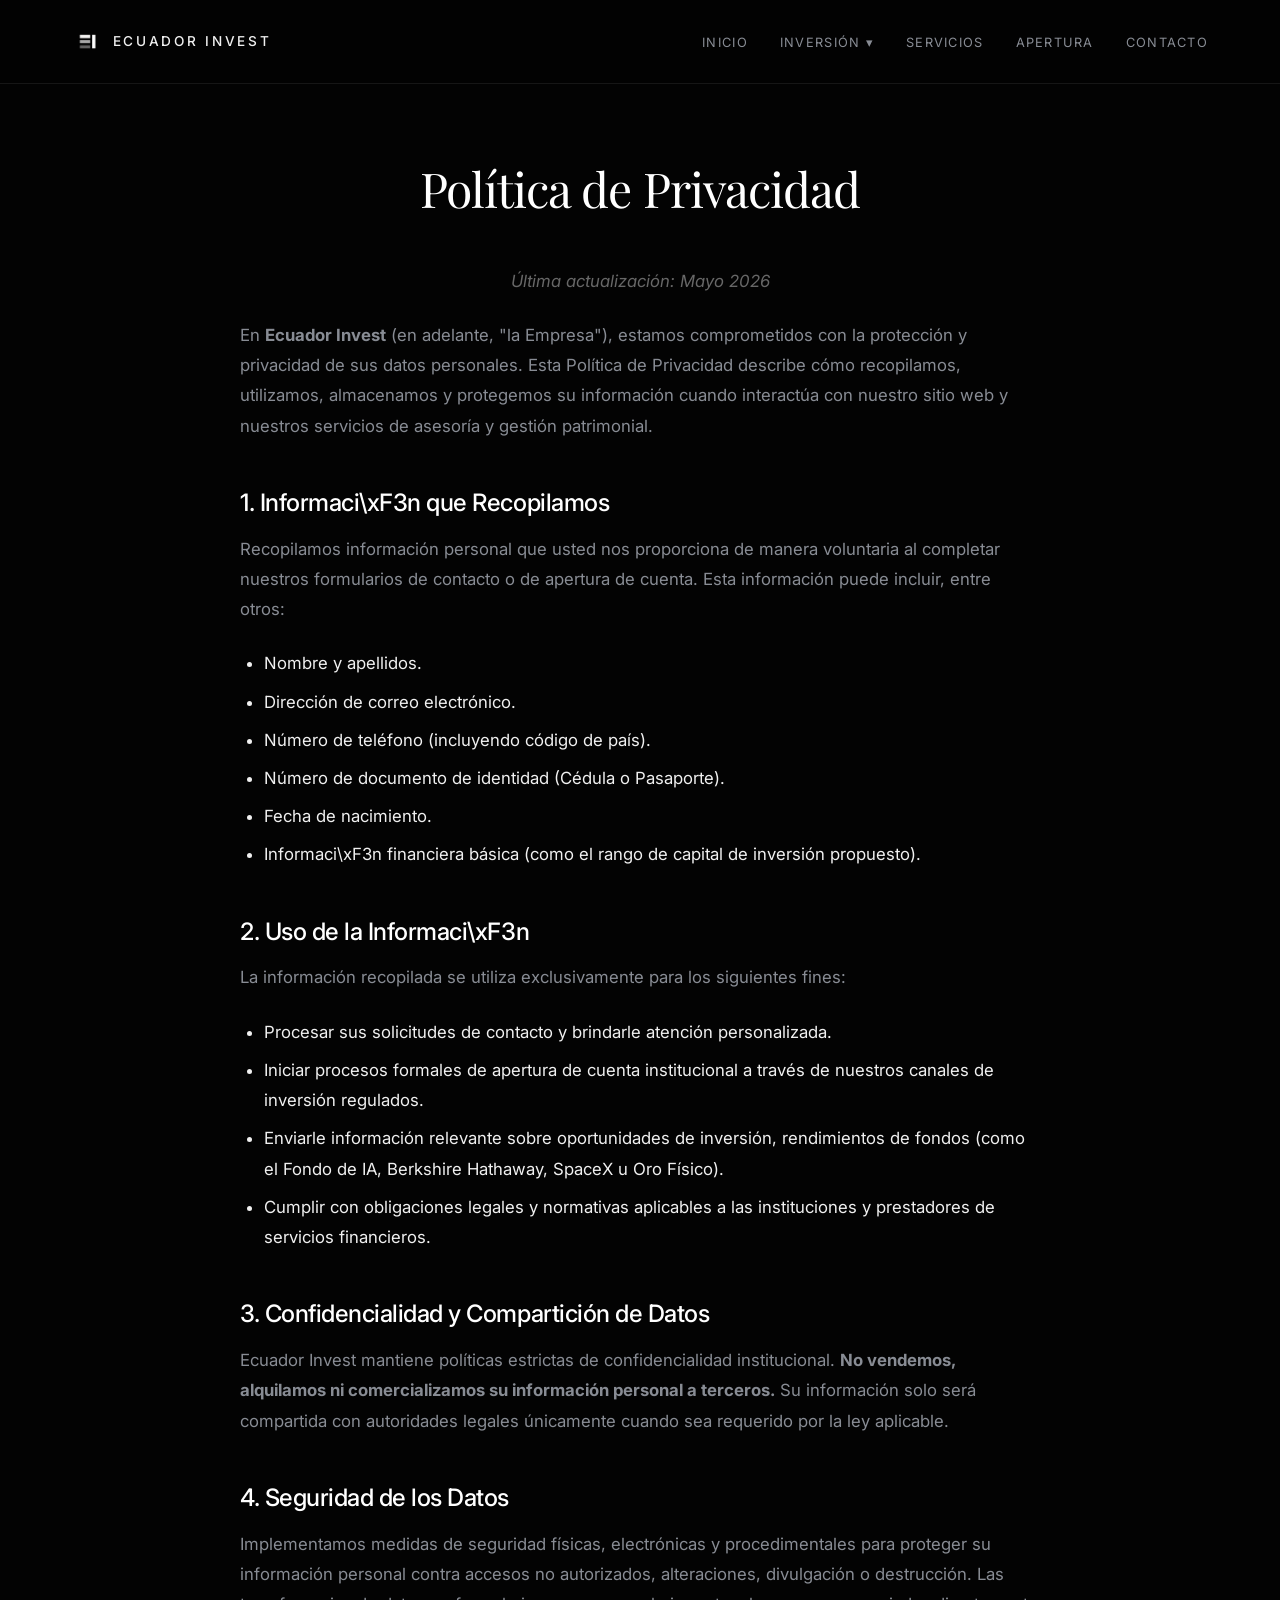
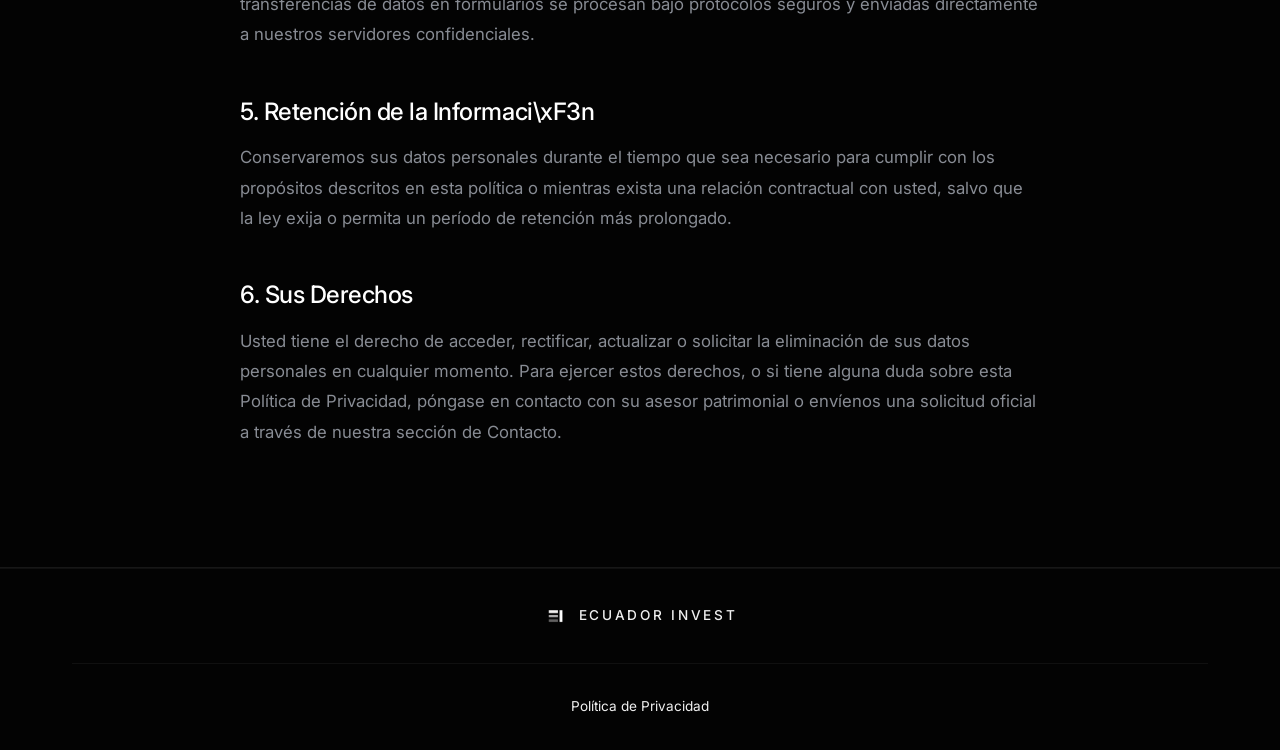
<file: politica-de-privacidad.html>
<!DOCTYPE html>
<html lang="es">
<head>
    <meta charset="UTF-8">
    <meta name="viewport" content="width=device-width, initial-scale=1.0">
    <title>Política de Privacidad | Ecuador Invest</title>
    <link href="https://fonts.googleapis.com/css2?family=Inter:wght@300;400;500;600&family=Playfair+Display:ital,wght@0,600;0,700;1,600&display=swap" rel="stylesheet">
    <link rel="stylesheet" href="style.css">
    <style>
        .privacy-section {
            padding: 10rem 0 6rem 0;
            min-height: 100vh;
        }

        .privacy-content {
            max-width: 800px;
            margin: 0 auto;
            color: var(--color-gray);
            line-height: 1.8;
            font-size: 1.05rem;
        }

        .privacy-content h1 {
            color: #fff;
            font-family: 'Playfair Display', serif;
            font-size: 3rem;
            margin-bottom: 3rem;
            text-align: center;
        }

        .privacy-content h2 {
            color: #fff;
            font-family: 'Inter', sans-serif;
            font-size: 1.5rem;
            font-weight: 500;
            margin-top: 3rem;
            margin-bottom: 1rem;
        }

        .privacy-content p {
            margin-bottom: 1.5rem;
        }

        .privacy-content ul {
            margin-bottom: 1.5rem;
            padding-left: 1.5rem;
        }

        .privacy-content li {
            margin-bottom: 0.5rem;
        }

        .last-updated {
            text-align: center;
            font-style: italic;
            margin-bottom: 4rem;
            color: rgba(255, 255, 255, 0.4);
        }
    </style>
</head>
<body class="theme-dark">

    <!-- NAVBAR -->
    <nav class="navbar" id="navbar">
        <div class="container navbar-container">
            <a href="index.html" class="navbar-logo" style="display: flex; align-items: center; gap: 10px;">
                <img src="ei-logo-trans.png" alt="Ecuador Invest" style="height: 35px; width: auto;">
                <span class="logo-text">ECUADOR INVEST</span>
            </a>
            <div class="menu-toggle">
                <span class="bar"></span><span class="bar"></span><span class="bar"></span>
            </div>
                        <ul class="nav-menu">
                <li class="nav-item"><a href="index.html" class="nav-link">INICIO</a></li>
                <li class="nav-item dropdown">
                    <a href="#" class="nav-link dropdown-toggle">INVERSIÓN ▾</a>
                    <ul class="dropdown-menu">
                        <li><a href="moderna.html" class="dropdown-item">MODERNA</a></li>
                        <li><a href="terafab.html" class="dropdown-item">TERAFAB</a></li>
                        <li><a href="fondoia.html" class="dropdown-item">FONDO DE IA</a></li>
                        <li><a href="fondo2026.html" class="dropdown-item">FONDO BERKSHIRE</a></li>
                        <li><a href="spacex.html" class="dropdown-item">IPO SPACEX</a></li>
                        <li><a href="oro.html" class="dropdown-item">ORO</a></li>
                    </ul>
                </li>
                
                <li class="nav-item"><a href="index.html#servicios" class="nav-link">SERVICIOS</a></li>
                <li class="nav-item"><a href="apertura.html" class="nav-link">APERTURA</a></li>
                <li class="nav-item"><a href="contacto.html" class="nav-link">CONTACTO</a></li>
            </ul>
        </div>
    </nav>

    <!-- PRIVACY CONTENT -->
    <section class="privacy-section section-dark">
        <div class="container fade-in-up">
            <div class="privacy-content">
                <h1>Política de Privacidad</h1>
                <p class="last-updated">Última actualización: Mayo 2026</p>

                <p>En <strong>Ecuador Invest</strong> (en adelante, "la Empresa"), estamos comprometidos con la protección y privacidad de sus datos personales. Esta Política de Privacidad describe cómo recopilamos, utilizamos, almacenamos y protegemos su información cuando interactúa con nuestro sitio web y nuestros servicios de asesoría y gestión patrimonial.</p>

                <h2>1. Informaci\xF3n que Recopilamos</h2>
                <p>Recopilamos información personal que usted nos proporciona de manera voluntaria al completar nuestros formularios de contacto o de apertura de cuenta. Esta información puede incluir, entre otros:</p>
                <ul>
                    <li>Nombre y apellidos.</li>
                    <li>Dirección de correo electrónico.</li>
                    <li>Número de teléfono (incluyendo código de país).</li>
                    <li>Número de documento de identidad (Cédula o Pasaporte).</li>
                    <li>Fecha de nacimiento.</li>
                    <li>Informaci\xF3n financiera básica (como el rango de capital de inversión propuesto).</li>
                </ul>

                <h2>2. Uso de la Informaci\xF3n</h2>
                <p>La información recopilada se utiliza exclusivamente para los siguientes fines:</p>
                <ul>
                    <li>Procesar sus solicitudes de contacto y brindarle atención personalizada.</li>
                    <li>Iniciar procesos formales de apertura de cuenta institucional a través de nuestros canales de inversión regulados.</li>
                    <li>Enviarle información relevante sobre oportunidades de inversión, rendimientos de fondos (como el Fondo de IA, Berkshire Hathaway, SpaceX u Oro Físico).</li>
                    <li>Cumplir con obligaciones legales y normativas aplicables a las instituciones y prestadores de servicios financieros.</li>
                </ul>

                <h2>3. Confidencialidad y Compartición de Datos</h2>
                <p>Ecuador Invest mantiene políticas estrictas de confidencialidad institucional. <strong>No vendemos, alquilamos ni comercializamos su información personal a terceros.</strong> Su información solo será compartida con autoridades legales únicamente cuando sea requerido por la ley aplicable.</p>

                <h2>4. Seguridad de los Datos</h2>
                <p>Implementamos medidas de seguridad físicas, electrónicas y procedimentales para proteger su información personal contra accesos no autorizados, alteraciones, divulgación o destrucción. Las transferencias de datos en formularios se procesan bajo protocolos seguros y enviadas directamente a nuestros servidores confidenciales.</p>

                <h2>5. Retención de la Informaci\xF3n</h2>
                <p>Conservaremos sus datos personales durante el tiempo que sea necesario para cumplir con los propósitos descritos en esta política o mientras exista una relación contractual con usted, salvo que la ley exija o permita un período de retención más prolongado.</p>

                <h2>6. Sus Derechos</h2>
                <p>Usted tiene el derecho de acceder, rectificar, actualizar o solicitar la eliminación de sus datos personales en cualquier momento. Para ejercer estos derechos, o si tiene alguna duda sobre esta Política de Privacidad, póngase en contacto con su asesor patrimonial o envíenos una solicitud oficial a través de nuestra sección de Contacto.</p>
            </div>
        </div>
    </section>

    <!-- FOOTER -->
    <footer class="global-footer section-dark" style="border-top: 1px solid rgba(255,255,255,0.05); padding-top: 2rem; padding-bottom: 2rem;">
        <div class="container">
            <div class="footer-bottom" style="margin-top: 0; padding-top: 0; border-top: none; justify-content: center;">
                <div class="footer-logo" style="display: flex; align-items: center; justify-content: center; gap: 10px;">
                    <img src="ei-logo-trans.png" alt="Ecuador Invest" style="height: 30px; width: auto;">
                    <span class="logo-text">ECUADOR INVEST</span>
                </div>
            </div>
            <div class="footer-legal" style="text-align: center; margin-top: 2rem; padding-top: 2rem; border-top: 1px solid rgba(255, 255, 255, 0.05); font-size: 0.85rem;">
                <a href="politica-de-privacidad.html" style="color: var(--color-gray); text-decoration: none; transition: color 0.3s;" onmouseover="this.style.color='#fff'" onmouseout="this.style.color='var(--color-gray)'">Política de Privacidad</a>
            </div>
        </div>
    </footer>

    <script src="main.js"></script>
</body>
</html>
</file>
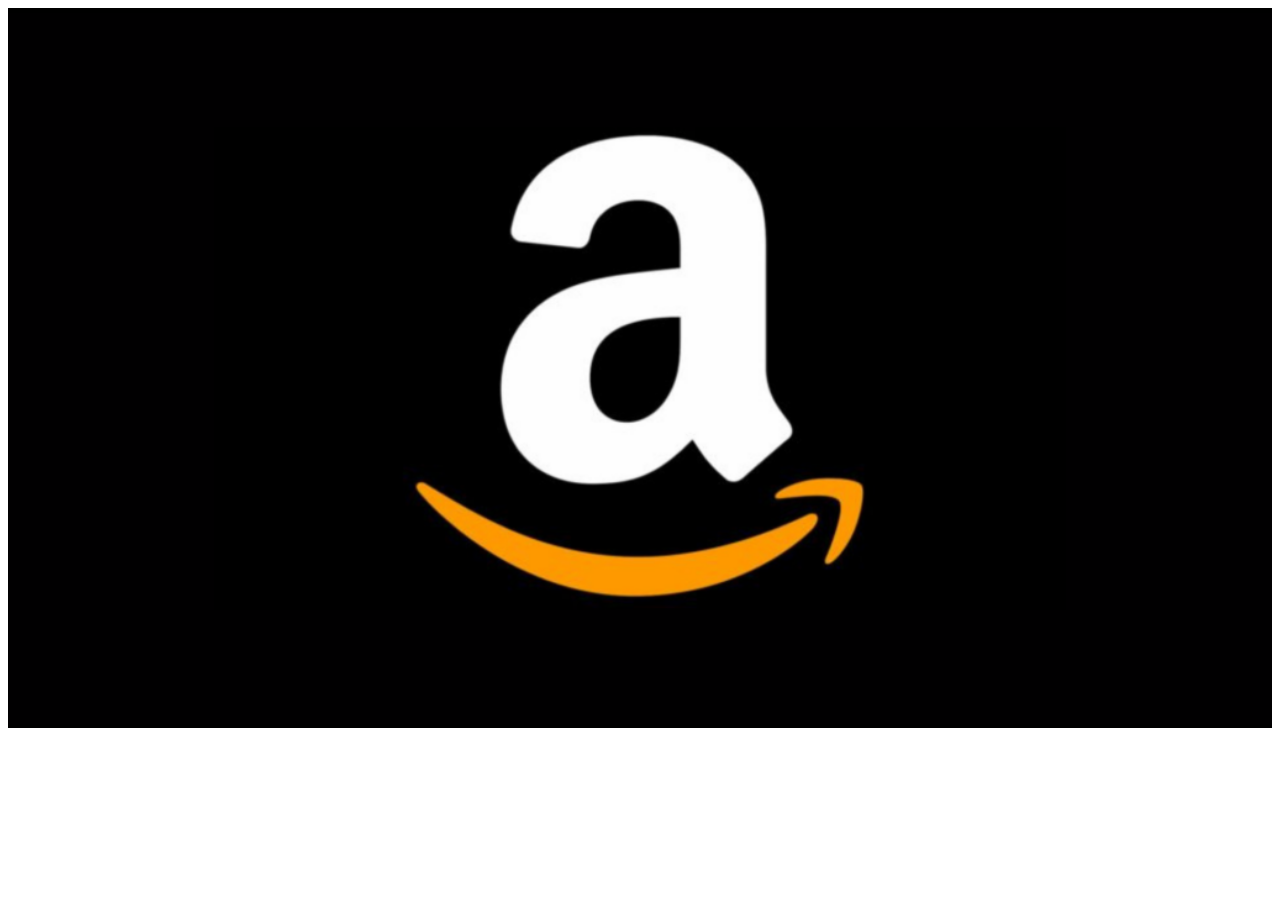
<file: rocket-xray.html>
<!-- Test file to prototype the XRAY animation -->
<!DOCTYPE html>
<html>
<head>
    <style>
        .xray-container {
            position: relative;
            width: 100%;
            height: 80vh;
            background: #000;
            overflow: hidden;
            display: flex;
            align-items: center;
            justify-content: center;
            cursor: none;
        }

        .xray-base-image {
            position: absolute;
            height: 100%;
            width: auto;
            max-width: 100%;
            object-fit: contain;
            z-index: 1;
        }

        /* SVG silhouette representation of circuit internal */
        .xray-internal {
            position: absolute;
            height: 100%;
            width: auto;
            max-width: 100%;
            object-fit: contain;
            z-index: 2;
            /* Mask will be updated by JS */
            -webkit-mask-image: radial-gradient(circle 100px at var(--mouse-x, -100%) var(--mouse-y, -100%), black 0%, transparent 100%);
            mask-image: radial-gradient(circle 100px at var(--mouse-x, -100%) var(--mouse-y, -100%), black 0%, transparent 100%);
        }
        
        /* Using a filter trick to make the same image look like gold circuits */
        .xray-internal-img {
            height: 100%;
            width: auto;
            max-width: 100%;
            object-fit: contain;
            filter: invert(1) sepia(1) saturate(10) hue-rotate(35deg) brightness(1.5) contrast(2);
        }

        .xray-flashlight {
            position: absolute;
            width: 200px;
            height: 200px;
            border-radius: 50%;
            background: radial-gradient(circle, rgba(255, 215, 0, 0.15) 0%, transparent 70%);
            top: var(--mouse-y, -100%);
            left: var(--mouse-x, -100%);
            transform: translate(-50%, -50%);
            pointer-events: none;
            z-index: 3;
            mix-blend-mode: screen;
        }
    </style>
</head>
<body>
    <div class="xray-container" id="xray-demo">
        <img src="image_6.png" class="xray-base-image" alt="Base Rocket">
        <div class="xray-internal">
            <!-- Simulated gold circuitry version of the rocket -->
            <img src="image_6.png" class="xray-internal-img" alt="XRay Rocket">
        </div>
        <div class="xray-flashlight"></div>
    </div>
    <script>
        const container = document.getElementById('xray-demo');
        container.addEventListener('mousemove', (e) => {
            const rect = container.getBoundingClientRect();
            const x = e.clientX - rect.left;
            const y = e.clientY - rect.top;
            
            // Calculate percentage
            const xPct = (x / rect.width) * 100;
            const yPct = (y / rect.height) * 100;
            
            container.style.setProperty('--mouse-x', `${xPct}%`);
            container.style.setProperty('--mouse-y', `${yPct}%`);
        });
        
        container.addEventListener('mouseleave', () => {
            container.style.setProperty('--mouse-x', `-100%`);
            container.style.setProperty('--mouse-y', `-100%`);
        });
    </script>
</body>
</html>
</file>
<file: style.css>
@import url('https://fonts.googleapis.com/css2?family=Inter:wght@300;400;500;600&display=swap');

:root {
    /* Color Palette - Silent Luxury */
    --color-black: #030303;
    --color-charcoal: #111316;
    --color-navy: #080C11;
    --color-light: #F0F0F0;
    --color-muted: #888C94;
    --color-accent: #B09B71;
    /* Desaturated gold/bronze */
    --color-border: rgba(255, 255, 255, 0.08);
    --color-glass: rgba(17, 19, 22, 0.6);

    /* Typography */
    --font-sans: 'Inter', sans-serif;

    /* Spacing */
    --spacing-sm: 1.5rem;
    --spacing-md: 3rem;
    --spacing-lg: 6rem;
    --spacing-xl: 10rem;

    /* Transitions */
    --transition-smooth: 0.6s cubic-bezier(0.22, 1, 0.36, 1);
    --transition-fast: 0.3s ease;
}

/* =========================================
   RESET & BASE STYLES
   ========================================= */
*,
*::before,
*::after {
    box-sizing: border-box;
    margin: 0;
    padding: 0;
}

html {
    scroll-behavior: smooth;
    font-size: 16px;
    background-color: var(--color-black);
}

body {
    font-family: var(--font-sans);
    background-color: var(--color-black);
    color: var(--color-light);
    line-height: 1.6;
    overflow-x: hidden;
    -webkit-font-smoothing: antialiased;
    -moz-osx-font-smoothing: grayscale;
}

a {
    color: inherit;
    text-decoration: none;
    transition: color var(--transition-fast);
}

/* Typography Base */
h1,
h2,
h3,
h4 {
    font-weight: 400;
    line-height: 1.2;
    letter-spacing: -0.02em;
    margin-bottom: var(--spacing-sm);
}

p {
    margin-bottom: 1.5rem;
    color: var(--color-muted);
}

.text-emphasis {
    color: var(--color-light);
    font-weight: 500;
}

.text-highlight {
    color: var(--color-accent);
}

.text-center {
    text-align: center;
}

/* =========================================
   LAYOUT & CONTAINERS
   ========================================= */
.container {
    width: 100%;
    max-width: 1200px;
    margin: 0 auto;
    padding: 0 2rem;
}

.container-narrow {
    max-width: 700px;
}

.container-medium {
    max-width: 900px;
}

section {
    padding: var(--spacing-xl) 0;
    position: relative;
    border-bottom: 1px solid var(--color-border);
}

.border-top {
    border-top: 1px solid var(--color-border);
    border-bottom: none;
}

/* Background Utilities */
.section-dark {
    background-color: var(--color-black);
}

.section-navy {
    background-color: var(--color-navy);
}

.section-charcoal {
    background-color: var(--color-charcoal);
}

.section-black-gradient {
    background: linear-gradient(180deg, var(--color-black) 0%, var(--color-charcoal) 100%);
}

.pb-large {
    padding-bottom: 12rem;
}

/* =========================================
   COMPONENTS
   ========================================= */
/* Navbar */
.navbar {
    position: fixed;
    top: 0;
    left: 0;
    width: 100%;
    padding: 1.5rem 0;
    z-index: 100;
    background: rgba(3, 3, 3, 0.8);
    backdrop-filter: blur(12px);
    -webkit-backdrop-filter: blur(12px);
    border-bottom: 1px solid var(--color-border);
    transition: padding var(--transition-fast);
}

.navbar.scrolled {
    padding: 1rem 0;
}

.navbar-container {
    display: flex;
    justify-content: space-between;
    align-items: center;
}

.navbar-logo {
    display: flex;
    align-items: flex-end;
    gap: 8px;
}

.pilar-monogram {
    display: flex;
    align-items: flex-end;
    gap: 2px;
    height: 20px;
}

.pilar-bar {
    width: 3px;
    background: var(--color-light);
}

.pilar-bar-1 {
    height: 50%;
    opacity: 0.4;
}

.pilar-bar-2 {
    height: 75%;
    opacity: 0.7;
}

.pilar-bar-3 {
    height: 100%;
}

.logo-text {
    font-family: 'Inter', sans-serif;
    font-size: 0.85rem;
    letter-spacing: 0.2em;
    font-weight: 500;
    text-transform: uppercase;
    color: var(--color-light);
}

.nav-menu {
    display: flex;
    gap: 2rem;
    list-style: none;
}

.nav-link {
    font-size: 0.8rem;
    letter-spacing: 0.1em;
    text-transform: uppercase;
    color: var(--color-muted);
}

.nav-link:hover {
    color: var(--color-light);
}

/* --- Mobile Hamburger Menu --- */
.menu-toggle {
    display: none;
    flex-direction: column;
    justify-content: space-between;
    width: 30px;
    height: 20px;
    cursor: pointer;
    z-index: 1000;
}

.menu-toggle .bar {
    height: 2px;
    width: 100%;
    background-color: var(--color-light);
    border-radius: 2px;
    transition: all 0.3s ease-in-out;
}

body.no-scroll {
    overflow: hidden;
}

@media (max-width: 900px) {
    .menu-toggle {
        display: flex;
    }

    .nav-menu {
        position: fixed;
        top: 0;
        left: 0;
        width: 100%;
        height: 100vh;
        background-color: rgba(8, 12, 17, 0.98);
        backdrop-filter: blur(12px);
        -webkit-backdrop-filter: blur(12px);
        flex-direction: column;
        justify-content: center;
        align-items: center;
        gap: 3rem;
        transform: translateY(-100%);
        transition: transform 0.4s cubic-bezier(0.77, 0, 0.175, 1);
        z-index: 999;
    }

    .nav-menu.active {
        transform: translateY(0);
    }

    .nav-link {
        font-size: 1.5rem;
    }

    /* Hamburger to X Animation */
    .menu-toggle.active .bar:nth-child(1) {
        transform: translateY(9px) rotate(45deg);
    }

    .menu-toggle.active .bar:nth-child(2) {
        opacity: 0;
    }

    .menu-toggle.active .bar:nth-child(3) {
        transform: translateY(-9px) rotate(-45deg);
    }
}

/* Buttons */
.btn-primary,
.btn-primary-elegant {
    display: inline-flex;
    align-items: center;
    justify-content: center;
    padding: 1rem 2.5rem;
    font-size: 0.8rem;
    letter-spacing: 0.1em;
    text-transform: uppercase;
    color: var(--color-light);
    border: 1px solid var(--color-border);
    background: rgba(255, 255, 255, 0.03);
    border-radius: 2px;
    transition: all var(--transition-fast);
    cursor: pointer;
}

.btn-primary:hover,
.btn-primary-elegant:hover {
    background: var(--color-light);
    color: var(--color-black);
    border-color: var(--color-light);
}

.btn-filled {
    background: var(--color-light);
    color: var(--color-black);
    padding: 0.7rem 1.5rem;
    font-size: 0.75rem;
    letter-spacing: 0.1em;
    text-transform: uppercase;
    border-radius: 2px;
}

.btn-filled:hover {
    background: #fff;
}

/* =========================================
   SECTIONS DETAIL
   ========================================= */

/* Hero Section */
.hero {
    min-height: 100vh;
    display: flex;
    align-items: center;
    padding-top: 6rem;
}

.bg-marble {
    /* Brushed metal / dark marble simulation */
    background:
        radial-gradient(circle at 100% 0%, rgba(200, 200, 200, 0.05) 0%, transparent 40%),
        radial-gradient(ellipse at 0% 100%, rgba(176, 155, 113, 0.05) 0%, transparent 50%),
        linear-gradient(135deg, #050505 0%, #111111 50%, #030303 100%);
    position: relative;
}

.bg-marble::after {
    content: '';
    position: absolute;
    top: 0;
    left: 0;
    width: 100%;
    height: 100%;
    background-image: url("data:image/svg+xml,%3Csvg viewBox='0 0 200 200' xmlns='http://www.w3.org/2000/svg'%3E%3Cfilter id='noiseFilter'%3E%3CfeTurbulence type='fractalNoise' baseFrequency='0.85' numOctaves='3' stitchTiles='stitch'/%3E%3C/filter%3E%3Crect width='100%25' height='100%25' filter='url(%23noiseFilter)' opacity='0.03'/%3E%3C/svg%3E");
    pointer-events: none;
    z-index: 0;
}

.hero-grid {
    position: relative;
    z-index: 2;
}

.hero-text {
    max-width: 600px;
}

.hero-supporting {
    font-size: 0.85rem;
    letter-spacing: 0.15em;
    text-transform: uppercase;
    color: var(--color-accent);
    margin-bottom: 2rem;
}

.hero-title {
    font-size: clamp(2.5rem, 5vw, 4.5rem);
    line-height: 1.05;
    margin-bottom: 2rem;
    color: #fff;
    letter-spacing: -0.03em;
}

.hero-subheadline {
    font-size: 1.25rem;
    color: var(--color-muted);
    max-width: 320px;
    margin-bottom: 3rem;
    line-height: 1.6;
}

/* Context Section */
.bg-circuit {
    background-color: #000000;
    /* Blend the top of the image to pure black strictly */
    background-image: linear-gradient(to bottom, #000000 0%, transparent 15%), url('circuit-bg.png');
    background-position: bottom center;
    background-repeat: no-repeat;
    background-size: 100% auto;
    /* Large bottom padding to push text up and reveal the full colorful circuit */
    padding-bottom: clamp(14rem, 30vw, 26rem);
    position: relative;
    overflow: hidden;
}

.bg-circuit>.container {
    position: relative;
    z-index: 1;
}

/* Circuit Lights Data Packets */
.circuit-lights-wrapper {
    position: absolute;
    bottom: 0;
    left: 0;
    width: 100%;
    height: 100%;
    pointer-events: none;
    z-index: 0;
    /* Mask so lights strictly remain in the colorful sector */
    -webkit-mask-image: linear-gradient(to bottom, transparent 50%, black 80%);
    mask-image: linear-gradient(to bottom, transparent 50%, black 80%);
}

@keyframes shootHorizontal {
    0% {
        transform: translateX(0);
        opacity: 0;
    }

    20% {
        opacity: 1;
    }

    80% {
        opacity: 1;
    }

    100% {
        transform: translateX(var(--tx));
        opacity: 0;
    }
}

@keyframes shootVertical {
    0% {
        transform: translateY(0);
        opacity: 0;
    }

    20% {
        opacity: 1;
    }

    80% {
        opacity: 1;
    }

    100% {
        transform: translateY(var(--ty));
        opacity: 0;
    }
}

@media (max-width: 768px) {
    .bg-circuit {
        background-size: 180% auto;
        padding-bottom: 22rem;
    }
}

.section-title {
    font-size: clamp(2rem, 3.5vw, 3rem);
    margin-bottom: var(--spacing-md);
    color: #fff;
    letter-spacing: -0.02em;
    text-transform: uppercase;
}

.context-text-block p {
    font-size: 1.25rem;
    margin-bottom: 2rem;
}

/* Two Column Approach */
.two-column-grid {
    display: grid;
    grid-template-columns: 1fr 1fr;
    gap: var(--spacing-lg);
    align-items: center;
}

.text-block p {
    font-size: 1.1rem;
    margin-bottom: 1.5rem;
}

/* Abstract Mechanism Visual (Hero) */
.abstract-mechanism {
    position: relative;
    width: 400px;
    height: 400px;
    margin: 0 auto;
    display: flex;
    align-items: center;
    justify-content: center;
}

.mech-ring {
    position: absolute;
    border-radius: 50%;
    border: 1px solid var(--color-border);
}

.ring-1 {
    width: 300px;
    height: 300px;
    border-top-color: var(--color-accent);
    animation: rotateSlow 20s linear infinite;
}

.ring-2 {
    width: 200px;
    height: 200px;
    border-bottom-color: var(--color-light);
    animation: rotateSlow 15s linear infinite reverse;
}

/* AI Microprocessor Chip */
.mech-core.chip {
    width: 48px;
    height: 48px;
    background: var(--color-charcoal);
    border: 2px solid var(--color-accent);
    border-radius: 6px;
    position: relative;
    display: flex;
    align-items: center;
    justify-content: center;
    box-shadow:
        0 0 15px rgba(176, 155, 113, 0.2),
        inset 0 0 10px rgba(0, 0, 0, 0.8);
}

/* Simulated pins around the edges */
.mech-core.chip::before {
    content: '';
    position: absolute;
    top: -6px;
    left: -6px;
    right: -6px;
    bottom: -6px;
    border: 2px dashed rgba(176, 155, 113, 0.5);
    border-radius: 8px;
    pointer-events: none;
    animation: pulsePins 3s ease-in-out infinite;
}

/* Inner silicon die */
.chip-inner {
    width: 20px;
    height: 20px;
    background: linear-gradient(135deg, #1a1c20 0%, #080c11 100%);
    border: 1px solid rgba(176, 155, 113, 0.4);
    border-radius: 3px;
    box-shadow: 0 0 10px var(--color-accent);
    animation: glowCore 2s alternate infinite;
}

@keyframes glowCore {
    0% {
        box-shadow: 0 0 8px rgba(176, 155, 113, 0.3);
        background: linear-gradient(135deg, #1a1c20 0%, #080c11 100%);
    }

    100% {
        box-shadow: 0 0 25px rgba(176, 155, 113, 0.9);
        background: linear-gradient(135deg, #2a2c30 0%, #181c21 100%);
    }
}

@keyframes pulsePins {

    0%,
    100% {
        border-color: rgba(176, 155, 113, 0.2);
    }

    50% {
        border-color: rgba(176, 155, 113, 0.8);
    }
}

@keyframes rotateSlow {
    100% {
        transform: rotate(360deg);
    }
}

@media (max-width: 992px) {
    .abstract-mechanism {
        transform: scale(0.8);
        margin: 2rem auto;
    }
}

/* Phone Mockup */
.phone-mockup-container {
    position: relative;
    width: 100%;
    max-width: 320px;
    margin: 0 auto;
    perspective: 1000px;
}

.phone-image-wrapper {
    position: relative;
    width: 100%;
    /* Subtle floating animation */
    animation: floatSubtle 6s ease-in-out infinite;
    z-index: 2;
}

.phone-parallax-target {
    position: relative;
    width: 100%;
    height: auto;
    transform-origin: center center;
    will-change: transform;
}

.phone-image {
    width: 100%;
    height: auto;
    display: block;
    filter: drop-shadow(0 30px 40px rgba(0, 0, 0, 0.4));
}

/* Reflection / Light Shift effect */
.phone-reflection {
    position: absolute;
    top: 0;
    left: 0;
    width: 100%;
    height: 100%;
    background: linear-gradient(105deg, transparent 25%, rgba(255, 255, 255, 0.12) 40%, rgba(255, 255, 255, 0.3) 50%, rgba(255, 255, 255, 0.1) 60%, transparent 75%);
    background-size: 200% 200%;
    pointer-events: none;
    /* Shifts via JS */
    background-position: 200% 200%;
    mix-blend-mode: overlay;
    -webkit-mask-image: url('phone-mockup.png');
    -webkit-mask-size: 100% 100%;
    mask-image: url('phone-mockup.png');
    mask-size: 100% 100%;
    z-index: 3;
}

@keyframes floatSubtle {

    0%,
    100% {
        transform: translateY(0);
    }

    50% {
        transform: translateY(-20px);
    }
}

/* 2025 Performance Section */
.performance-section {
    position: relative;
}

/* Slider Base */
.slider-container {
    position: relative;
    width: 100%;
}

.slider-track {
    display: flex;
    overflow-x: auto;
    scrollbar-width: none;
    -ms-overflow-style: none;
    -webkit-overflow-scrolling: touch;
}

.slider-track::-webkit-scrollbar {
    display: none;
}

.slider-panel {
    flex: 0 0 100%;
    width: 100%;
    box-sizing: border-box;
}

.slider-arrow {
    position: absolute;
    top: 50%;
    transform: translateY(-50%);
    background: rgba(20, 22, 26, 0.4);
    border: 1px solid rgba(255, 255, 255, 0.05);
    border-radius: 40px;
    padding: 0 1.5rem;
    height: 64px;
    display: flex;
    justify-content: center;
    align-items: center;
    gap: 0.75rem;
    color: var(--color-muted);
    cursor: pointer;
    z-index: 10;
    transition: all 0.4s cubic-bezier(0.25, 1, 0.5, 1);
    opacity: 0.8;
    backdrop-filter: blur(8px);
    -webkit-backdrop-filter: blur(8px);
    box-shadow: 0 4px 15px rgba(0, 0, 0, 0.2);
}

.slider-arrow:hover {
    color: var(--color-light);
    opacity: 1;
    background: rgba(255, 255, 255, 0.08);
    box-shadow: 0 8px 25px rgba(0, 0, 0, 0.4), inset 0 0 1px rgba(255, 255, 255, 0.2);
    transform: translateY(-50%) scale(1.02);
}

.slider-arrow.hide {
    opacity: 0;
    pointer-events: none;
    transform: translateY(-50%) scale(0.9);
}

.arrow-text {
    font-size: 1rem;
    font-weight: 500;
    letter-spacing: 0.02em;
    white-space: nowrap;
}

@media (max-width: 992px) {
    .arrow-text {
        display: none;
    }

    .slider-arrow {
        padding: 0;
        width: 56px;
        height: 56px;
        border-radius: 50%;
    }
}

.prev-arrow {
    left: 2%;
}

.next-arrow {
    right: 2%;
}

/* Right fade hint */
.slider-right-fade {
    position: absolute;
    top: 0;
    right: 0;
    width: 80px;
    height: 100%;
    background: linear-gradient(to right, transparent, var(--color-charcoal));
    pointer-events: none;
    z-index: 5;
    opacity: 1;
    transition: opacity 0.4s ease;
}

.slider-right-fade.hide {
    opacity: 0;
}

.section-subtitle {
    font-size: 0.9rem;
    color: var(--color-muted);
    letter-spacing: 0.05em;
    margin-top: -1.5rem;
    margin-bottom: 2rem;
}

.mb-large {
    margin-bottom: 4rem;
}

.performance-list {
    display: flex;
    flex-direction: column;
    gap: 1rem;
    max-width: 760px;
    margin: 0 auto 3rem;
}

/* Row Hover & Base CSS */
.perf-row {
    display: flex;
    justify-content: space-between;
    align-items: center;
    padding: 1.25rem 2rem;
    background: rgba(255, 255, 255, 0.02);
    border: 1px solid rgba(255, 255, 255, 0.04);
    border-radius: 16px;
    transition: transform 0.4s cubic-bezier(0.25, 1, 0.5, 1), background 0.4s ease, box-shadow 0.4s ease;
}

.perf-row:hover {
    transform: scale(1.02) translateY(-2px);
    background: rgba(255, 255, 255, 0.04);
    box-shadow: 0 15px 30px rgba(0, 0, 0, 0.3);
}

.perf-company {
    display: flex;
    align-items: center;
    gap: 1.5rem;
}

/* 3D Glass Metal Logo */
.perf-logo {
    width: 48px;
    height: 48px;
    border-radius: 12px;
    background: linear-gradient(135deg, rgba(20, 22, 26, 0.9) 0%, rgba(8, 12, 17, 0.95) 100%);
    box-shadow:
        inset 0.5px 0.5px 1px rgba(255, 255, 255, 0.1),
        inset -1px -1px 2px rgba(0, 0, 0, 0.8),
        0 8px 16px rgba(0, 0, 0, 0.6);
    backdrop-filter: blur(8px);
    -webkit-backdrop-filter: blur(8px);
    border: 1px solid rgba(255, 255, 255, 0.05);
    display: flex;
    justify-content: center;
    align-items: center;
    color: var(--color-light);
}

/* SVG Logo Animations */
.anim-logo {
    display: block;
    overflow: visible;
}

.brand-pulse {
    animation: brandPulse 3s infinite alternate ease-in-out;
}

@keyframes brandPulse {
    0% {
        opacity: 0.6;
        transform: scale(0.98);
    }

    100% {
        opacity: 1;
        transform: scale(1.02);
        filter: drop-shadow(0 0 8px #76b900);
    }
}

.amd-pulse {
    animation: amdPulse 2.5s infinite alternate ease-in-out;
}

@keyframes amdPulse {
    0% {
        opacity: 0.8;
    }

    100% {
        opacity: 1;
        filter: drop-shadow(0 0 6px rgba(255, 255, 255, 0.4));
    }
}

.ms-logo rect {
    transform-origin: center;
    animation: scaleMS 2.5s infinite ease-in-out alternate;
}

.ms-logo rect:nth-child(1) {
    animation-delay: 0s;
    transform-origin: 3px 3px;
}

.ms-logo rect:nth-child(2) {
    animation-delay: 0.3s;
    transform-origin: 21px 3px;
}

.ms-logo rect:nth-child(3) {
    animation-delay: 0.6s;
    transform-origin: 3px 21px;
}

.ms-logo rect:nth-child(4) {
    animation-delay: 0.9s;
    transform-origin: 21px 21px;
}

@keyframes scaleMS {
    0% {
        transform: scale(1);
        filter: drop-shadow(0 0 0px transparent);
    }

    100% {
        transform: scale(0.85);
        filter: drop-shadow(0 0 5px currentColor);
    }
}

.orcl-path {
    filter: drop-shadow(0 0 4px #f80000);
}

.tsla-pulse {
    animation: tslaPulse 3s infinite alternate ease-in-out;
}

@keyframes tslaPulse {
    0% {
        opacity: 0.7;
        transform: translateY(0);
        filter: drop-shadow(0 0 2px #e82127);
    }

    100% {
        opacity: 1;
        transform: translateY(-2px);
        filter: drop-shadow(0 0 10px #e82127);
    }
}

@keyframes slowDrift {

    0%,
    100% {
        transform: translateY(0) rotate(0deg);
    }

    33% {
        transform: translateY(-3px) rotate(1deg);
    }

    66% {
        transform: translateY(2px) rotate(-1deg);
    }
}

.perf-row:nth-child(1) .perf-logo {
    animation: slowDrift 6s ease-in-out infinite;
}

.perf-row:nth-child(2) .perf-logo {
    animation: slowDrift 7s ease-in-out infinite 1s;
}

.perf-row:nth-child(3) .perf-logo {
    animation: slowDrift 6.5s ease-in-out infinite 2s;
}

.perf-row:nth-child(4) .perf-logo {
    animation: slowDrift 8s ease-in-out infinite 0.5s;
}

.perf-row:nth-child(5) .perf-logo {
    animation: slowDrift 5.5s ease-in-out infinite 1.5s;
}

.perf-row:nth-child(6) .perf-logo {
    animation: slowDrift 7.5s ease-in-out infinite 2.5s;
}

.perf-name-block {
    display: flex;
    flex-direction: column;
}

.perf-name {
    margin: 0;
    font-size: 1.1rem;
    font-weight: 400;
    color: var(--color-light);
}

.perf-ticker {
    font-size: 0.75rem;
    letter-spacing: 0.05em;
    color: var(--color-muted);
}

.perf-value {
    font-size: 1.25rem;
    font-weight: 400;
    letter-spacing: 0.05em;
    font-variant-numeric: tabular-nums;
}

.perf-value.positive {
    color: var(--color-accent);
}

.perf-value.negative {
    color: #8c8f96;
}

/* Total Block */
.perf-total-block {
    display: flex;
    justify-content: space-between;
    align-items: center;
    padding: 2rem 2.5rem;
    max-width: 860px;
    margin: 0 auto;
    background: linear-gradient(135deg, rgba(176, 155, 113, 0.05) 0%, rgba(255, 255, 255, 0.01) 100%);
    border: 1px solid rgba(176, 155, 113, 0.2);
    border-radius: 20px;
    box-shadow: 0 20px 40px rgba(0, 0, 0, 0.4);
}

.perf-total-content {
    display: flex;
    align-items: center;
    gap: 1rem;
}

.perf-total-label {
    margin: 0;
    font-size: 1.15rem;
    font-weight: 500;
    color: var(--color-light);
}

.perf-total-value {
    font-size: 2.2rem;
    font-weight: 300;
    font-variant-numeric: tabular-nums;
}

.perf-total-value.positive {
    color: var(--color-accent);
}

/* Staggered Fade */
.stagger-fade {
    opacity: 0;
    transform: translateY(20px);
    transition: opacity 0.8s ease, transform 0.8s ease;
}

.stagger-fade.is-visible {
    opacity: 1;
    transform: translateY(0);
}

/* Strategy Principles - 4 Columns */
.four-column-grid {
    display: grid;
    grid-template-columns: repeat(4, 1fr);
    gap: 2rem;
}

.principle-card {
    padding: 2rem 0;
}

.principle-line {
    width: 40px;
    height: 1px;
    background: var(--color-accent);
    margin-bottom: 2rem;
}

.principle-title {
    font-size: 1.1rem;
    color: var(--color-light);
    margin-bottom: 1rem;
}

.principle-text {
    font-size: 0.95rem;
    line-height: 1.5;
}

/* Performance Split */
.split-section {
    display: grid;
    grid-template-columns: 1fr 1fr;
    gap: var(--spacing-lg);
    align-items: center;
}

.large-typography-wrap {
    text-align: right;
    border-left: 1px solid var(--color-border);
    padding-left: 4rem;
}

.large-number {
    display: block;
    font-size: clamp(5rem, 10vw, 8rem);
    font-weight: 300;
    line-height: 1;
    color: #fff;
    letter-spacing: -0.05em;
    margin-bottom: 1rem;
}

.large-number .percent {
    font-size: 0.5em;
    color: var(--color-accent);
}

.large-label {
    font-size: 0.85rem;
    text-transform: uppercase;
    letter-spacing: 0.1em;
    color: var(--color-muted);
}

/* Implementation Steps */
.horizontal-steps {
    display: grid;
    grid-template-columns: repeat(4, 1fr);
    gap: 2rem;
    position: relative;
    margin-top: 4rem;
}

.horizontal-steps::before {
    content: '';
    position: absolute;
    top: 15px;
    left: 0;
    width: 100%;
    height: 1px;
    background: var(--color-border);
    z-index: 0;
}

.step {
    position: relative;
    z-index: 1;
}

.step-marker {
    width: 32px;
    height: 32px;
    background: var(--color-charcoal);
    border: 1px solid var(--color-border);
    border-radius: 50%;
    display: flex;
    align-items: center;
    justify-content: center;
    font-size: 0.75rem;
    color: var(--color-accent);
    margin-bottom: 2rem;
}

.step-title {
    font-size: 1.1rem;
    margin-bottom: 1rem;
    color: var(--color-light);
}

.step-desc {
    font-size: 0.9rem;
}

/* Pilar Patrimonio Block */
.bg-architecture {
    background: linear-gradient(0deg, rgba(8, 12, 17, 0.9), rgba(8, 12, 17, 0.7)),
        url('data:image/svg+xml,%3Csvg width="100" height="100" viewBox="0 0 100 100" xmlns="http://www.w3.org/2000/svg"%3E%3Cpath d="M0 0h100v100H0z" fill="%23050505"/%3E%3Cpath d="M10 0v100M30 0v100M50 0v100M70 0v100M90 0v100" stroke="rgba(255,255,255,0.02)" stroke-width="2"/%3E%3C/svg%3E');
    background-size: cover;
    background-position: center;
}

.elegant-text-block p {
    font-size: 1.5rem;
    line-height: 1.6;
    margin-bottom: 2rem;
    color: var(--color-muted);
}

.glow-text {
    text-shadow: 0 0 40px rgba(255, 255, 255, 0.1);
}

/* Closing CTA */
.closing-text {
    font-size: 1.25rem;
    margin-bottom: 3rem;
}

.cta-wrapper {
    display: flex;
    justify-content: center;
}

/* FAQ Accordion */
.accordion {
    max-width: 800px;
    margin: 4rem auto 0;
    border-top: 1px solid var(--color-border);
}

.accordion-item {
    border-bottom: 1px solid var(--color-border);
}

.accordion-header {
    width: 100%;
    text-align: left;
    padding: 1.5rem 0;
    background: none;
    border: none;
    color: var(--color-light);
    font-family: var(--font-sans);
    font-size: 1.1rem;
    cursor: pointer;
    display: flex;
    justify-content: space-between;
    align-items: center;
    transition: color var(--transition-fast);
}

.accordion-header:hover {
    color: var(--color-accent);
}

.accordion-header::after {
    content: '+';
    font-size: 1.5rem;
    color: var(--color-muted);
}

.accordion-item.active .accordion-header::after {
    content: '−';
}

.accordion-content {
    max-height: 0;
    overflow: hidden;
    transition: max-height 0.4s ease;
}

.accordion-item.active .accordion-content {
    max-height: 200px;
}

.accordion-content p {
    padding-bottom: 1.5rem;
    font-size: 0.95rem;
    color: var(--color-muted);
}

/* Footer */
.footer {
    padding: 3rem 0;
    border-top: 1px solid var(--color-border);
}

.footer-content {
    display: flex;
    justify-content: space-between;
    align-items: center;
}

.footer-logo {
    font-size: 0.9rem;
    letter-spacing: 0.1em;
    text-transform: uppercase;
    color: var(--color-light);
}

.footer-links {
    display: flex;
    gap: 1rem;
    font-size: 0.75rem;
    color: var(--color-muted);
    text-transform: uppercase;
    letter-spacing: 0.05em;
}

/* Utils */
.fade-in-up {
    opacity: 0;
    transform: translateY(30px);
    transition: opacity 0.8s ease, transform 0.8s ease;
}

.fade-in-up.is-visible {
    opacity: 1;
    transform: translateY(0);
}

.delay-1 {
    transition-delay: 0.1s;
}

.delay-2 {
    transition-delay: 0.2s;
}

.delay-3 {
    transition-delay: 0.3s;
}

/* Responsive adjustments */
@media (max-width: 992px) {

    .mobile-reverse {
        display: flex !important;
        flex-direction: column-reverse !important;
    }

    .four-column-grid,
    .two-column-grid,
    .split-section {
        grid-template-columns: 1fr;
    }

    .horizontal-steps {
        grid-template-columns: 1fr;
    }

    .horizontal-steps::before {
        left: 16px;
        top: 0;
        width: 1px;
        height: 100%;
    }

    .large-typography-wrap {
        text-align: left;
        border-left: none;
        padding-left: 0;
        border-top: 1px solid var(--color-border);
        padding-top: 2rem;
    }

    .hero-title {
        font-size: 3rem;
    }

    section {
        padding: 4rem 0;
    }
}

/* Fix Hero Microprocessor scale & centering on mobile */
@media (max-width: 768px) {
    .hero {
        padding-bottom: 2rem;
    }

    .hero-grid {
        gap: 1rem;
        justify-items: center;
    }

    .hero-visual {
        min-height: auto;
        padding: 1rem 0 2rem 0;
        width: 100%;
        position: relative;
    }

    .hero-visual-content {
        position: relative;
        left: 50%;
        margin: 0;
        transform: translateX(-50%) scale(0.75);
        transform-origin: center center;
    }
}

/* --- Elegant Contact Form --- */
.form-container {
    max-width: 600px;
    margin: 3rem auto 0;
    background: rgba(8, 12, 17, 0.4);
    border: 1px solid rgba(255, 255, 255, 0.05);
    padding: 3rem;
    border-radius: 4px;
}

.elegant-form .form-group {
    margin-bottom: 2rem;
    text-align: left;
}

.elegant-form label {
    display: block;
    font-size: 0.85rem;
    color: var(--color-muted);
    margin-bottom: 0.6rem;
    text-transform: uppercase;
    letter-spacing: 0.05em;
}

.elegant-form input,
.elegant-form textarea,
.elegant-form select {
    width: 100%;
    background: rgba(255, 255, 255, 0.02);
    border: 1px solid rgba(255, 255, 255, 0.1);
    color: var(--color-light);
    padding: 1.2rem;
    font-family: var(--font-sans);
    font-size: 1rem;
    border-radius: 2px;
    transition: border-color var(--transition-fast), background var(--transition-fast);
}

.elegant-form input:focus,
.elegant-form textarea:focus,
.elegant-form select:focus {
    outline: none;
    border-color: var(--color-accent);
    background: rgba(255, 255, 255, 0.05);
}


.phone-input-group {
    display: flex;
    gap: 0.5rem;
}

.elegant-form .country-select {
    width: 30%;
    min-width: 100px;
    max-width: 130px;
    flex-shrink: 0;
    appearance: none;
    background-image: url('data:image/svg+xml;utf8,<svg fill="%23a0aab5" height="24" viewBox="0 0 24 24" width="24" xmlns="http://www.w3.org/2000/svg"><path d="M7 10l5 5 5-5z"/><path d="M0 0h24v24H0z" fill="none"/></svg>');
    background-repeat: no-repeat;
    background-position: calc(100% - 10px) center;
    padding-left: 0.8rem;
    padding-right: 2rem;
}

.elegant-form .phone-input-field {
    flex-grow: 1;
    width: 70%;
}

.country-select option {
    background-color: var(--color-navy);
    color: var(--color-light);
    font-size: 1rem;
}

.form-submit-btn {
    width: 100%;
    margin-top: 1rem;
    cursor: pointer;
}

.spinner {
    display: inline-block;
    animation: spin 1s infinite linear;
    font-size: 1.2rem;
}

@keyframes spin {
    0% {
        transform: rotate(0deg);
    }

    100% {
        transform: rotate(360deg);
    }
}

.form-success-card {
    text-align: center;
    padding: 2rem 0;
    display: none;
}

.success-icon {
    font-size: 3rem;
    color: var(--color-accent);
    margin-bottom: 1.5rem;
}

@media (max-width: 768px) {
    .form-container {
        padding: 2rem 1.5rem;
    }

    .elegant-form input,
    .elegant-form textarea,
    .elegant-form select {
        padding: 1rem;
        font-size: 16px;
    }
}

/* OpenAI Holographic Spin & Glow */
.openai-spin-glow {
    -webkit-animation: openaiSpin 25s linear infinite, openaiGlowOnly 4s alternate ease-in-out infinite;
    animation: openaiSpin 25s linear infinite, openaiGlowOnly 4s alternate ease-in-out infinite;
    mix-blend-mode: screen;
}

@-webkit-keyframes openaiSpin {
    from {
        -webkit-transform: rotate(0deg);
    }

    to {
        -webkit-transform: rotate(360deg);
    }
}

@keyframes openaiSpin {
    from {
        transform: rotate(0deg);
    }

    to {
        transform: rotate(360deg);
    }
}

@-webkit-keyframes openaiGlowOnly {
    0% {
        -webkit-filter: drop-shadow(0 0 10px rgba(255, 255, 255, 0.4)) drop-shadow(0 0 20px rgba(0, 195, 255, 0.2));
        filter: drop-shadow(0 0 10px rgba(255, 255, 255, 0.4)) drop-shadow(0 0 20px rgba(0, 195, 255, 0.2));
    }

    50% {
        -webkit-filter: drop-shadow(0 0 25px rgba(255, 255, 255, 0.8)) drop-shadow(0 0 50px rgba(0, 195, 255, 0.5));
        filter: drop-shadow(0 0 25px rgba(255, 255, 255, 0.8)) drop-shadow(0 0 50px rgba(0, 195, 255, 0.5));
    }

    100% {
        -webkit-filter: drop-shadow(0 0 15px rgba(255, 255, 255, 0.5)) drop-shadow(0 0 35px rgba(0, 255, 200, 0.3));
        filter: drop-shadow(0 0 15px rgba(255, 255, 255, 0.5)) drop-shadow(0 0 35px rgba(0, 255, 200, 0.3));
    }
}

@keyframes openaiGlowOnly {
    0% {
        filter: drop-shadow(0 0 10px rgba(255, 255, 255, 0.4)) drop-shadow(0 0 20px rgba(0, 195, 255, 0.2));
    }

    50% {
        filter: drop-shadow(0 0 25px rgba(255, 255, 255, 0.8)) drop-shadow(0 0 50px rgba(0, 195, 255, 0.5));
    }

    100% {
        filter: drop-shadow(0 0 15px rgba(255, 255, 255, 0.5)) drop-shadow(0 0 35px rgba(0, 255, 200, 0.3));
    }
}

/* GLOBAL CONTACT FOOTER */
.global-footer {
    padding: 6rem 0 3rem;
    background-color: var(--color-bg);
}

.footer-contact-grid {
    display: grid;
    grid-template-columns: repeat(3, 1fr);
    gap: 2rem;
    margin-bottom: 4rem;
}

@media (max-width: 768px) {
    .footer-contact-grid {
        grid-template-columns: 1fr;
        gap: 1.5rem;
    }
}

.contact-card {
    background: rgba(255, 255, 255, 0.02);
    border: 1px solid rgba(255, 255, 255, 0.05);
    border-radius: 8px;
    padding: 2rem 1.5rem;
    display: flex;
    flex-direction: column;
    align-items: center;
    text-align: center;
    transition: all 0.3s ease;
    text-decoration: none;
    cursor: pointer;
}

.contact-card:hover {
    background: rgba(255, 255, 255, 0.05);
    border-color: rgba(255, 255, 255, 0.15);
    transform: translateY(-5px);
    box-shadow: 0 10px 30px rgba(0, 0, 0, 0.3);
}

.contact-card:hover .contact-icon svg {
    animation: phoneVibrate 0.3s linear infinite;
    stroke: var(--color-accent);
}

@keyframes phoneVibrate {
    0% {
        transform: rotate(0deg);
    }

    25% {
        transform: rotate(10deg) scale(1.1);
    }

    50% {
        transform: rotate(0deg);
    }

    75% {
        transform: rotate(-10deg) scale(1.1);
    }

    100% {
        transform: rotate(0deg);
    }
}

.contact-icon {
    width: 56px;
    height: 56px;
    border-radius: 50%;
    background: rgba(255, 255, 255, 0.04);
    display: flex;
    align-items: center;
    justify-content: center;
    margin-bottom: 1.25rem;
    transition: all 0.3s ease;
}

.contact-icon svg {
    width: 26px;
    height: 26px;
    stroke: var(--color-light);
    transition: all 0.3s ease;
}

.contact-country {
    font-size: 1.15rem;
    font-weight: 500;
    color: var(--color-light);
    margin-bottom: 0.5rem;
    display: flex;
    align-items: center;
    justify-content: center;
    gap: 0.5rem;
}

.contact-number {
    font-family: 'Inter', sans-serif;
    font-size: 1.2rem;
    font-weight: 300;
    color: var(--color-gray);
    transition: color 0.3s ease;
}

.contact-card:hover .contact-number {
    color: var(--color-light);
}

.footer-bottom {
    display: flex;
    justify-content: space-between;
    align-items: center;
    padding-top: 2rem;
    border-top: 1px solid rgba(255, 255, 255, 0.08);
}

.footer-bottom .footer-logo {
    font-family: 'Playfair Display', serif;
    font-size: 1.2rem;
    font-weight: 600;
    color: var(--color-light);
    letter-spacing: 0.1em;
}

.footer-bottom .footer-links {
    font-size: 0.95rem;
    color: var(--color-gray);
}

.footer-bottom .footer-links a {
    color: var(--color-gray);
    text-decoration: none;
    margin-left: 1.5rem;
    transition: color 0.3s;
}

.footer-bottom .footer-links a:hover {
    color: var(--color-light);
}

@media (max-width: 600px) {
    .footer-bottom {
        flex-direction: column;
        gap: 1rem;
        text-align: center;
    }

    .footer-bottom .footer-links a {
        margin: 0 0.5rem;
    }
}

/* Gold Animation for /oro.html */
.bg-gold {
    background: linear-gradient(135deg, #1a1500 0%, #3a2a00 50%, #1a1500 100%);
    background-size: 400% 400%;
    animation: goldShimmer 15s ease infinite;
    position: relative;
    overflow: hidden;
}

.bg-gold::before {
    content: '';
    position: absolute;
    top: -50%; left: -50%; right: -50%; bottom: -50%;
    background: radial-gradient(circle at center, rgba(212,175,55,0.1) 0%, transparent 50%);
    animation: goldPulse 10s ease-in-out infinite alternate;
    pointer-events: none;
}

@keyframes goldShimmer {
    0% { background-position: 0% 50%; }
    50% { background-position: 100% 50%; }
    100% { background-position: 0% 50%; }
}

@keyframes goldPulse {
    0% { transform: scale(1); opacity: 0.5; }
    100% { transform: scale(1.5); opacity: 0.8; }
}

.gold-text {
    background: linear-gradient(to right, #d4af37, #f3e5ab, #d4af37);
    -webkit-background-clip: text;
    -webkit-text-fill-color: transparent;
    text-fill-color: transparent;
    display: inline-block;
}

/* Navbar Dropdown */
.nav-item.dropdown {
    position: relative;
}

.dropdown-menu {
    position: absolute;
    top: 100%;
    left: 0;
    background: rgba(8, 12, 17, 0.95);
    backdrop-filter: blur(10px);
    -webkit-backdrop-filter: blur(10px);
    border: 1px solid rgba(255, 255, 255, 0.05);
    border-radius: 8px;
    padding: 0.5rem 0;
    min-width: 220px;
    display: none;
    flex-direction: column;
    box-shadow: 0 10px 30px rgba(0,0,0,0.5);
    z-index: 1000;
}

.nav-item.dropdown:hover .dropdown-menu {
    display: flex;
}

.dropdown-item {
    padding: 0.8rem 1.5rem;
    color: var(--color-gray);
    font-size: 0.85rem;
    letter-spacing: 0.1em;
    text-transform: uppercase;
    transition: all 0.3s ease;
    display: block;
}

.dropdown-item:hover {
    color: #fff;
    background: rgba(255, 255, 255, 0.05);
}

@media (max-width: 900px) {
    .dropdown-menu {
        position: static;
        background: transparent;
        border: none;
        box-shadow: none;
        padding-left: 1.5rem;
    }
}
</file>
